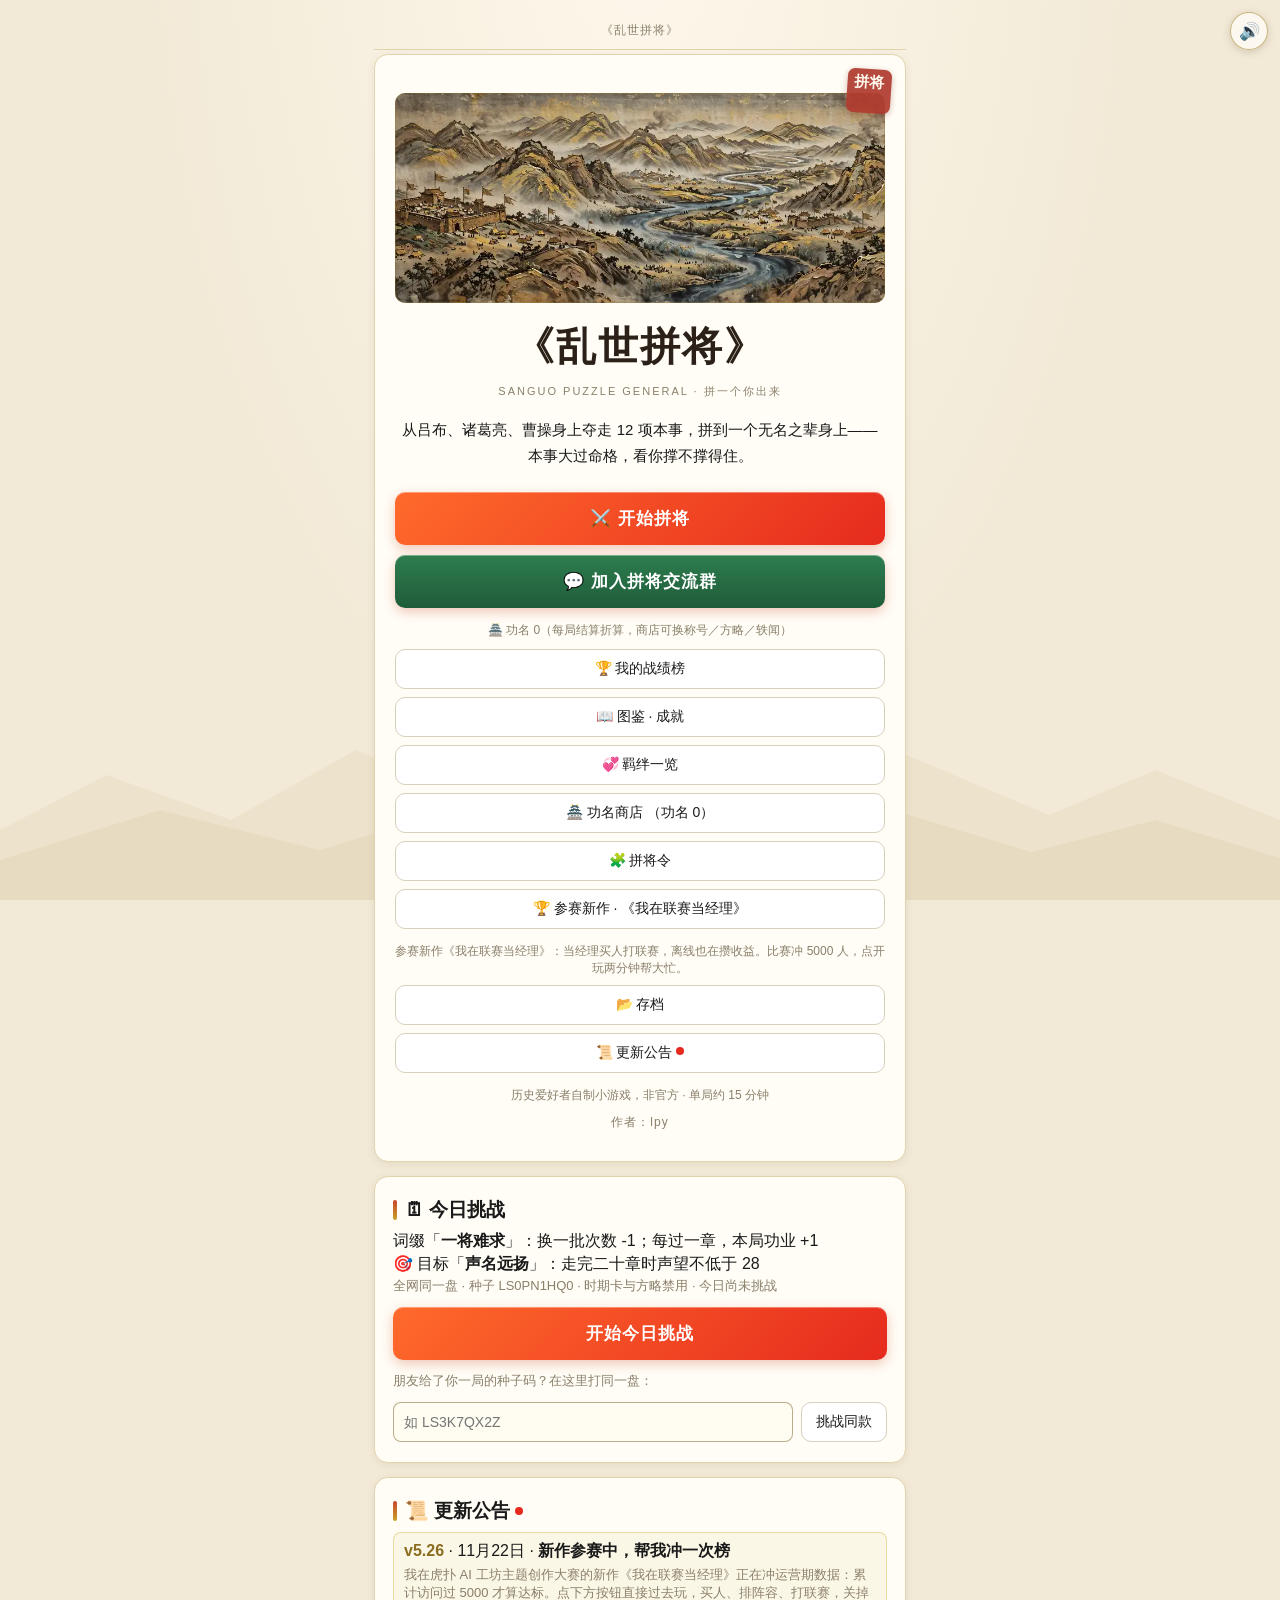
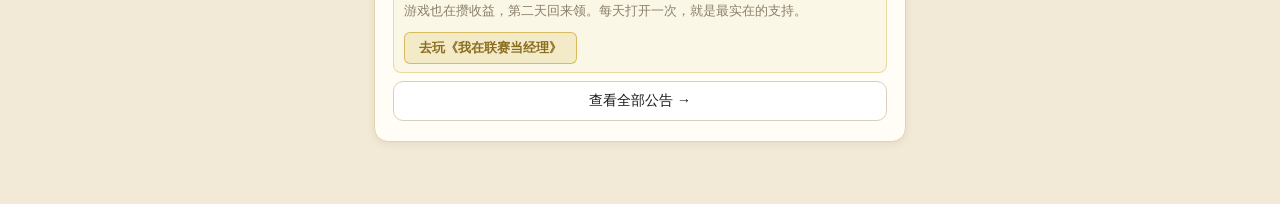
<file: index.html>
<!DOCTYPE html>
<html lang="zh-CN">
<head>
<script type="application/json" id="colorbox-skill-usage">
{
  "skills": [
    "colorbox-auth-get-user-info",
    "colorbox-cloud-save-get-value",
    "colorbox-cloud-save-set-value",
    "colorbox-fullscreen-safe-top",
    "colorbox-oss-upload-file",
    "colorbox-request",
    "colorbox-request-bbs-open-post-editor",
    "colorbox-result-poster-posting",
    "colorbox-vatask-complete-reward-video",
    "colorbox-vatask-get-activity-task-state"
  ]
}
</script>
<meta charset="UTF-8">
<meta name="viewport" content="width=device-width, initial-scale=1">
<title>《乱世拼将》· 三国版</title>
<style>
/* 《乱世拼将》· 三国版 —— style.css（色值依任务书 §1 锁死） */
* { box-sizing: border-box; margin: 0; padding: 0; }
body { background: #F7F1E5; color: #1A1A1A; font-family: -apple-system, "PingFang SC", "Microsoft YaHei", sans-serif; }
.wrap { max-width: 560px; margin: 0 auto; padding: 16px 14px 48px; }
.hidden { display: none !important; }
.progress { text-align: center; font-size: 12px; color: #8a7f6a; padding: 6px 0 12px; letter-spacing: 1px; }
.card { background: #FFFFFF; border-radius: 14px; padding: 20px 18px; margin-bottom: 14px; box-shadow: 0 2px 10px rgba(26,26,26,.06); }
h2 { font-size: 19px; margin-bottom: 8px; }
h3 { font-size: 15px; margin-bottom: 8px; }
.hint { font-size: 13px; color: #8a7f6a; margin-bottom: 12px; }
.btn-primary { background: linear-gradient(135deg,#FF6A2B,#E62B1E); color: #fff; border: none; border-radius: 10px; padding: 12px 18px; font-size: 15px; font-weight: 700; cursor: pointer; width: 100%; }
.btn-primary:disabled { opacity: .4; cursor: not-allowed; }
.btn-big { padding: 15px 18px; font-size: 17px; }
.btn-ghost { background: #fff; color: #1A1A1A; border: 1.5px solid #d8cfbc; border-radius: 10px; padding: 10px 14px; font-size: 14px; cursor: pointer; }
.btn-ghost:disabled { opacity: .4; cursor: not-allowed; }
.btn-ghost.on { border-color: #E62B1E; color: #E62B1E; background: #fff5ef; font-weight: 700; }

/* 首页 */
.hero { text-align: center; padding: 38px 20px 30px; }
.hero-title { font-size: 34px; font-weight: 900; letter-spacing: 2px; }
.hero-sub { font-size: 11px; color: #8a7f6a; letter-spacing: 2px; margin: 10px 0 18px; }
.hero-tag { font-size: 15px; line-height: 1.7; margin-bottom: 24px; }
.hero-note { font-size: 12px; color: #8a7f6a; margin-top: 14px; }
.byline { text-align: center; font-size: 12px; color: #8a7f6a; letter-spacing: 1px; margin-top: 10px; }

/* 设定卡片 */
.card-list { display: flex; flex-direction: column; gap: 10px; }
.pick-card { text-align: left; background: #fdfaf3; border: 2px solid #e7ddc8; border-radius: 12px; padding: 13px 14px; cursor: pointer; width: 100%; }
.pick-card.active { border-color: #E62B1E; background: #fff5ef; }
.pick-name { font-size: 16px; font-weight: 800; }
.pick-desc { font-size: 13px; color: #6d6350; margin-top: 3px; line-height: 1.5; }
/* v5.13 属性柱状图：路线卡两列迷你条（前三高描金）＋属性格/按钮底部细条 */
.abar-grid { display: grid; grid-template-columns: 1fr 1fr; gap: 3px 14px; margin-top: 7px; text-align: left; }
.abar { display: flex; align-items: center; gap: 5px; font-size: 11px; color: #6b5836; }
.abar i { font-style: normal; width: 24px; flex: none; }
.abar em { flex: 1; height: 5px; background: rgba(120,90,40,.16); border-radius: 3px; overflow: hidden; }
.abar em b { display: block; height: 100%; background: #a8842f; border-radius: 3px; }
.abar.top i, .abar.top span { color: #8a6d1f; font-weight: 700; }
.abar.top em b { background: linear-gradient(90deg, #e3b341, #b8860b); }
.abar span { width: 20px; text-align: right; font-variant-numeric: tabular-nums; }
.abar-line { display: block; height: 4px; margin-top: 5px; background: rgba(120,90,40,.16); border-radius: 2px; overflow: hidden; }
.abar-line b { display: block; height: 100%; background: linear-gradient(90deg, #c39a3b, #a8842f); border-radius: 2px; }
/* v5.13 事件专属配图位 */
/* 性能修复 2026-11-06：图鉴人物格屏外跳过布局/绘制 */
.gal-cell { content-visibility: auto; contain-intrinsic-size: auto 94px; }
.ev-art { height: 150px; border-radius: 10px; background-size: cover; background-position: center; margin-bottom: 12px; box-shadow: inset 0 0 0 1px rgba(120,90,40,.25); }
/* v5.13 声音开关 */
.sound-btn { position: fixed; top: max(12px, env(safe-area-inset-top)); right: 12px; z-index: 90; width: 38px; height: 38px; border-radius: 50%; border: 1px solid rgba(160,124,32,.55); background: rgba(253,250,243,.9); font-size: 17px; line-height: 1; cursor: pointer; box-shadow: 0 2px 8px rgba(60,40,10,.18); }
#btn-to-draft { margin-top: 2px; }

/* 夺技 */
.draft-head { display: flex; justify-content: space-between; align-items: baseline; }
.draft-count { font-size: 13px; color: #8a7f6a; }
.faction-name { font-size: 15px; font-weight: 700; margin: 8px 0 10px; }
.people-grid { display: grid; grid-template-columns: 1fr 1fr; gap: 10px; }
.person-card { position: relative; text-align: left; background: #fdfaf3; border: 2px solid #e7ddc8; border-radius: 12px; padding: 12px; cursor: pointer; }
/* v5.14 时期卡（巅峰形态） */
.peak-ribbon { position: absolute; top: 6px; right: 6px; z-index: 2; background: linear-gradient(135deg, #C9A227, #a87f14); color: #fff; font-size: 11px; font-weight: 700; padding: 2px 8px; border-radius: 8px; letter-spacing: 1px; }
.bond-badges { margin-top: 5px; display: flex; flex-wrap: wrap; gap: 4px; }
.bond-badge { font-size: 11px; font-weight: 700; color: #b3352c; background: #fdf3e3; border: 1px solid #e3c98f; border-radius: 8px; padding: 1px 7px; }
.bond-badge.on { color: #2e7d4f; border-color: #9fc7ab; background: #eef7f0; }
.bond-strip { display: flex; flex-wrap: wrap; gap: 6px; margin-top: 10px; }
.bond-chip { font-size: 14px; font-weight: 700; line-height: 1.55; color: #8f2a1e; background: #fff3d6; border: 1.5px solid #b3352c; border-radius: 10px; padding: 4px 11px; }
.bond-chip .bond-sub { display: block; font-size: 11.5px; font-weight: 600; line-height: 1.5; opacity: .88; }
.bond-chip.on { color: #fff; background: #2e7d4f; border-color: #2e7d4f; }
.bond-chip.fx { color: #7a5b12; background: #fdf3e3; border-color: #c9a227; }
.bond-bar { display: flex; flex-direction: column; gap: 8px; margin-top: 10px; }
.bond-card { border: 1px solid #e3d3ac; background: #fffdf6; border-radius: 10px; padding: 10px 12px; margin-bottom: 8px; }
.peak-box { margin: 0 0 10px; padding: 10px 12px; border: 1.5px dashed #C9A227; border-radius: 10px; background: #fffbe8; text-align: left; }
.peak-box .peak-info { font-size: 13px; line-height: 1.55; color: #7a5b12; margin-bottom: 8px; }
.peak-box.on { border-style: solid; background: linear-gradient(135deg, #fff3c4, #ffe9a8); }
.peak-box .peak-on { font-size: 13.5px; font-weight: 700; color: #8a6410; }
.tier-peak { filter: drop-shadow(0 0 7px rgba(201, 162, 39, .9)); }
.person-card.active { border-color: #E62B1E; background: #fff5ef; }
.person-card.tier-top { border-color: #C9A227; background: #fffbe8; }
.person-name { font-size: 17px; font-weight: 800; }
.person-meta { font-size: 12px; color: #6d6350; margin-top: 2px; }
.attr-grid { display: grid; grid-template-columns: repeat(4, 1fr); gap: 8px; margin-top: 12px; }
.attr-btn { background: #fdfaf3; border: 1.5px solid #e7ddc8; border-radius: 10px; padding: 9px 4px; cursor: pointer; text-align: center; }
.attr-btn:disabled { opacity: .35; cursor: not-allowed; }
.attr-btn .a-name { font-size: 12px; color: #6d6350; }
.attr-btn .a-val { font-size: 18px; font-weight: 800; }
.attr-btn .a-val.warn { color: #E62B1E; }
.mine-panel { margin: 10px 0 14px; background: #fdfaf3; border: 1.5px dashed #d8cfbc; border-radius: 12px; padding: 12px; }
.mine-title { font-size: 13px; font-weight: 700; color: #6d6350; }
.mine-panel .attr-grid { margin-top: 8px; }
.attr-cell.empty { opacity: .45; }
.draft-foot { margin-top: 14px; }
.locked-line { margin-top: 12px; font-size: 12.5px; color: #6d6350; line-height: 1.8; }

/* 揭幕 */
.unveil-title { font-size: 28px; font-weight: 900; text-align: center; margin: 8px 0 4px; }
.unveil-lines { text-align: center; font-size: 14px; color: #6d6350; line-height: 1.9; margin-bottom: 8px; }
.unveil-lines b { color: #E62B1E; }
.attr-cell { background: #fdfaf3; border: 1.5px solid #e7ddc8; border-radius: 10px; padding: 9px 4px; text-align: center; }
.attr-cell .a-name { font-size: 12px; color: #6d6350; }
.attr-cell .a-val { font-size: 18px; font-weight: 800; }
#btn-to-chapters { margin-top: 16px; }

/* 章节 */
.resbar { display: flex; gap: 8px; flex-wrap: wrap; margin-bottom: 12px; }
.resbar .res { background: #fff; border-radius: 999px; padding: 6px 12px; font-size: 13px; font-weight: 700; box-shadow: 0 1px 4px rgba(26,26,26,.06); }
.resbar .res.warn { color: #E62B1E; }
.ch-head { display: flex; align-items: baseline; gap: 10px; }
.ch-head span { font-size: 13px; color: #8a7f6a; }
.ch-brief { font-size: 15px; line-height: 1.7; margin: 8px 0 14px; }
.ch-brief .deduct { display: block; font-size: 12.5px; color: #8a7f6a; margin-top: 6px; }
.opt-list { display: flex; flex-direction: column; gap: 10px; }
.opt-btn { text-align: left; background: #fdfaf3; border: 2px solid #e7ddc8; border-radius: 12px; padding: 13px 14px; cursor: pointer; font-size: 15px; width: 100%; }
.opt-btn:hover { border-color: #FF6A2B; }
.opt-btn .opt-sub { display: block; font-size: 12.5px; color: #8a7f6a; margin-top: 4px; }
.ch-result { margin-top: 6px; font-size: 15px; line-height: 1.7; }
.ch-result .r-head { font-weight: 800; margin-bottom: 6px; }
.ch-result .r-bio { color: #4c4433; }
.ch-result .r-after { font-size: 13px; color: #8a7f6a; margin: 8px 0 12px; }
.biog-list p { font-size: 13.5px; line-height: 1.75; color: #4c4433; margin-bottom: 4px; }
.biog-list p b { color: #1A1A1A; }

/* 结局 */
.ending-card { text-align: center; padding: 30px 20px; }
.ending-name { font-size: 30px; font-weight: 900; }
.ending-quote { font-size: 15px; color: #6d6350; margin: 10px 0 4px; }
.ending-stats { font-size: 14px; line-height: 2; color: #4c4433; margin: 10px 0; }
.ending-report { font-size:13px; line-height:1.8; background:rgba(90,60,20,.07); border:1px solid rgba(90,60,20,.18); border-radius:8px; padding:8px 12px; }
  .ending-report .rp-title { font-weight:900; margin-bottom:2px; }
  .ending-report .rp-row { display:flex; justify-content:space-between; gap:8px; }
  .ending-report .rp-hint { opacity:.65; font-size:12px; }
  .ending-score { font-size: 21px; font-weight: 900; color: #E62B1E; margin-bottom: 18px; }

/* 海报 */
.poster { padding: 26px 20px; }
.poster-head { font-size: 20px; font-weight: 900; text-align: center; letter-spacing: 1px; }
.poster-sub { text-align: center; font-size: 13px; color: #6d6350; margin: 10px 0 16px; line-height: 1.8; }
.poster-body p { font-size: 14.5px; line-height: 1.85; margin-bottom: 7px; }
.poster-ending { font-size: 16px; font-weight: 800; margin-top: 14px; }
.poster-score { font-size: 19px; font-weight: 900; color: #E62B1E; margin-top: 6px; }
.poster-share { font-size: 12.5px; color: #8a7f6a; background: #fdfaf3; border-radius: 10px; padding: 10px 12px; margin-top: 16px; line-height: 1.7; }
.poster-actions { display: flex; gap: 10px; margin-top: 14px; }
.poster-actions .btn-primary { flex: 1.4; }
.poster-actions .btn-ghost { flex: 1; }
.copied { text-align: center; font-size: 13px; color: #E62B1E; margin-top: 10px; }

/* v2：评级与战报分段 */
.grade { display: inline-block; font-size: 10px; font-weight: 800; color: #E62B1E; background: #fff0e8; border-radius: 5px; padding: 1px 5px; margin-left: 4px; vertical-align: 2px; }
.a-grade { font-size: 10.5px; font-weight: 800; color: #E62B1E; }
.person-top { font-size: 12px; color: #4c4433; margin-top: 5px; line-height: 1.6; }
.opt-preview { display: block; font-size: 12px; color: #4c4433; margin-top: 4px; }
.ch-checks { display: block; font-size: 12.5px; color: #6d6350; margin-top: 6px; }
.reveal { opacity: 0; transform: translateY(4px); transition: opacity .35s ease, transform .35s ease; }
.reveal.on { opacity: 1; transform: none; }

/* 事件弹窗 */
/* v5.15 加载页 / 更新公告 / 存档页 */
#loading { position: fixed; inset: 0; z-index: 300; background: linear-gradient(180deg, #f3ead3, #e9dcbc); display: flex; align-items: center; justify-content: center; transition: opacity .35s ease; }
#loading.done { opacity: 0; pointer-events: none; }
.load-box { text-align: center; padding: 20px; max-width: 420px; width: 100%; }
.load-title { font-size: 44px; font-weight: 900; letter-spacing: 4px; color: #2b2118; }
.load-sub { color: #8a6d1f; letter-spacing: 3px; font-size: 12px; margin: 8px 0 26px; }
.load-bar { height: 8px; border-radius: 99px; background: rgba(120,96,40,.25); overflow: hidden; }
.load-bar b { display: block; height: 100%; width: 0%; border-radius: 99px; background: linear-gradient(90deg, #C9A227, #E62B1E); transition: width .18s ease; }
.load-pct { margin-top: 10px; color: #6d5518; font-size: 13px; }
.load-tip { margin-top: 22px; color: #977f4e; font-size: 12.5px; }
#loading .load-box { position: relative; }
.load-frame { position: relative; background: rgba(253,248,232,.93); border: 1.5px solid #C9A227; outline: 1px solid rgba(201,162,39,.45); outline-offset: 4px; border-radius: 8px; padding: 30px 22px 22px; box-shadow: 0 12px 44px rgba(60,40,10,.28); }
.arch-bg { height: 120px; aspect-ratio: auto; margin-bottom: 12px; }
/* v5.16 视觉焕新：书法标题字体＋加载主视觉＋纸纹（哲学：宣纸为底、水墨为境、金石为饰） */
:root { --hero-art: url("assets/80ea240f83.webp"); }
@font-face { font-family: 'LSBrush'; src: url("assets/8ad3e9555f.woff2") format('woff2'); font-display: swap; }
.load-title, .hero-title, #ch-name, .ending-name { font-family: 'LSBrush', 'Noto Serif SC', 'Songti SC', serif; }
.load-title { font-size: 50px; letter-spacing: 1px; }
.load-art { position: absolute; inset: 0; background-image: var(--hero-art); background-size: cover; background-position: center; }
#loading { flex-direction: column; justify-content: flex-start; padding-top: 9vh; }
.key-strip { height: 118px; border-radius: 12px; margin-bottom: 12px; background-image: var(--hero-art); background-size: cover; background-position: center 74%; box-shadow: inset 0 0 0 1px rgba(146,116,48,.4); }
.card { background-image: repeating-linear-gradient(0deg, rgba(120,96,40,.028) 0 2px, transparent 2px 8px); }
/* v5.17 性能：图鉴离屏区块跳过布局/绘制（不改外观） */
#gal-people > *, #gal-endings > * { content-visibility: auto; contain-intrinsic-size: auto 120px; }
.ndot { display: inline-block; width: 8px; height: 8px; border-radius: 50%; background: #E62B1E; vertical-align: 2px; }
.notice-item { background: rgba(201,162,39,.07); border: 1px solid rgba(201,162,39,.35); border-radius: 8px; padding: 8px 10px; margin-bottom: 8px; }
.notice-item:last-child { margin-bottom: 0; }
.notice-v { font-weight: 800; color: #8a6d1f; }
.notice-link-btn { background: rgba(201,162,39,.15); border: 1px solid rgba(201,162,39,.65); color: #8a6d1f; border-radius: 6px; padding: 6px 14px; font-weight: 700; cursor: pointer; }
.modal { position: fixed; inset: 0; background: rgba(26,26,26,.45); display: flex; align-items: center; justify-content: center; padding: 18px; z-index: 50; }
.modal-inner { background: #fff; border-radius: 16px; padding: 22px 18px; max-width: 520px; width: 100%; max-height: 86vh; overflow-y: auto; }
.modal-title { font-size: 20px; font-weight: 900; margin-bottom: 8px; }
.ev-story { font-size: 14.5px; line-height: 1.75; }
.ev-focus { font-size: 13px; color: #8a7f6a; margin: 8px 0 14px; }
.ev-result { font-size: 14.5px; line-height: 1.75; white-space: pre-line; }
#btn-ev-close { margin-top: 14px; }

/* ---------- v4 视觉：头像精灵图 + 宣纸水墨 ---------- */
.avatar { display: block; width: 62%; aspect-ratio: 3 / 4; border-radius: 8px; margin: 0 auto 8px;
  background-image: url("assets/0d21869c95.webp");
  background-size: 700% 300%; background-repeat: no-repeat; background-color: #e9dfc9;
  box-shadow: inset 0 0 0 1px rgba(146, 116, 48, .45); }
/* E1 图鉴懒挂：未进视口的格先不引用精灵图（不触发整图解码），进视口由观察器摘除 data-lazy-pos 挂图 */
.avatar[data-lazy-pos] { display: block; width: 62%; aspect-ratio: 3 / 4; border-radius: 8px; margin: 0 auto 8px;
  
  background-repeat: no-repeat; background-color: #e9dfc9;
  box-shadow: inset 0 0 0 1px rgba(146, 116, 48, .45); }
.avatar.b2 { background-image: url("assets/fab8411f29.webp"); background-size: 900% 800%; }
.avatar.med { width: 60px; margin: 0 auto 10px; }
.people-grid { align-items: start; }
body { background: #F7F1E5 radial-gradient(ellipse at 50% -10%, #fdf8ec 0%, rgba(253,248,236,0) 55%); }
.hero-title, h2, .ch-head h2, .person-name, .pick-name { font-family: "Noto Serif SC", "Songti SC", "STSong", "SimSun", serif; }
.card { border: 1px solid #eadfc6; }
.ch-art { width: 100%; aspect-ratio: 16 / 9; border-radius: 10px; margin-bottom: 12px;
  background-size: cover; background-position: center; background-color: #e9dfc9;
  box-shadow: inset 0 0 0 1px rgba(146, 116, 48, .35); }

/* ---------- v4.1 视觉优化：山水之间 ---------- */
body { background-color: #f2ead7; background-image: radial-gradient(ellipse at 50% -10%, #fdf8ec 0%, rgba(253,248,236,0) 55%); background-repeat: no-repeat; background-position: top center; background-size: 100% 60%; }
body::after { content: ''; position: fixed; left: 0; right: 0; bottom: 0; height: 220px; z-index: -1; pointer-events: none; background: url("data:image/svg+xml,%3Csvg xmlns='http://www.w3.org/2000/svg' width='1440' height='220' viewBox='0 0 1440 220' preserveAspectRatio='none'%3E%3Cpath d='M0 220 L0 150 L120 95 L260 140 L400 70 L560 130 L700 60 L860 125 L1020 75 L1180 135 L1300 90 L1440 140 L1440 220 Z' fill='%23d9c9a3' fill-opacity='0.20'/%3E%3Cpath d='M0 220 L0 180 L180 130 L360 170 L560 115 L760 168 L960 118 L1160 172 L1300 140 L1440 178 L1440 220 Z' fill='%23c9b384' fill-opacity='0.16'/%3E%3C/svg%3E") no-repeat bottom center / 100% 220px; }
.card { background: #fffdf6; border: 1px solid #e3d3ac; box-shadow: 0 2px 9px rgba(90, 70, 30, .09); } /* v5.17：阴影模糊半径减半，降绘制成本 */
.hero { position: relative; overflow: hidden; }
.hero-art { width: 100%; aspect-ratio: 21 / 9; border-radius: 10px; margin-bottom: 16px;
  background-image: url("assets/931743a803.webp"); background-size: cover; background-position: center;
  box-shadow: inset 0 0 0 1px rgba(146, 116, 48, .40); }
.seal { position: absolute; top: 14px; right: 14px; width: 44px; height: 44px; padding: 5px;
  background: #b03a2e; color: #fff8ec; font-family: "Noto Serif SC", "Songti SC", serif; font-weight: 900;
  font-size: 15px; line-height: 1.15; text-align: center; border-radius: 7px; transform: rotate(4deg);
  box-shadow: 0 2px 6px rgba(120, 40, 25, .35); opacity: .92; z-index: 2; }
.hero-title { font-size: 40px; color: #2b2118; }
h2 { position: relative; padding-left: 12px; }
h2::before { content: ''; position: absolute; left: 0; top: 3px; bottom: 3px; width: 4px; border-radius: 2px; background: linear-gradient(#c8452c, #C9A227); }
.btn-primary { letter-spacing: 1px; box-shadow: 0 4px 12px rgba(200, 60, 30, .28), inset 0 1px 0 rgba(255,255,255,.35); }
.btn-primary:active { transform: translateY(1px); }
.opt-btn, .person-card, .pick-card { transition: transform .12s ease, box-shadow .12s ease, border-color .12s ease; }
.opt-btn:hover, .person-card:hover, .pick-card:hover { transform: translateY(-1px); box-shadow: 0 5px 14px rgba(90, 70, 30, .13); }
.person-card.tier-top { background: linear-gradient(160deg, #fffbe8, #fdf3d0); }
.resbar .res { border: 1px solid #e7ddc8; background: #fffdf6; }
#screen-chapter .card:first-of-type { position: relative; overflow: hidden; }
#screen-chapter .card:first-of-type::after { content: '戰'; position: absolute; right: -14px; bottom: -38px;
  font-family: "Noto Serif SC", "Songti SC", serif; font-weight: 900; font-size: 170px; line-height: 1;
  color: rgba(146, 116, 48, .055); pointer-events: none; }
.poster { border: 1.5px solid #C9A227; outline: 1px solid rgba(201, 162, 39, .45); outline-offset: -7px; background: #fffdf4; }
.ending-name { font-family: "Noto Serif SC", "Songti SC", serif; color: #8f2d22; letter-spacing: 2px; }
.progress { border-bottom: 1px solid #e3d3ac; padding-bottom: 10px; margin-bottom: 4px; }
.ch-art { box-shadow: inset 0 0 0 1px rgba(146, 116, 48, .40), 0 3px 10px rgba(90, 70, 30, .12); }

/* ===== v5.1 稀有度视觉（炉石式分级：S 金色传说 / A 紫史诗 / B 蓝稀有 / C 普通 / D 黯淡） ===== */
.person-card { position: relative; overflow: hidden; }
.person-card.tier-s { border-color: #d9a514; background: linear-gradient(165deg, #fffdf4, #fbeec3 55%, #f6dd8e); box-shadow: 0 0 0 2px rgba(217,165,20,.5), 0 12px 28px rgba(190,140,20,.35); animation: tierReveal .55s ease both; }
.person-card.tier-s .avatar { box-shadow: 0 0 0 3px #d9a514, 0 0 20px rgba(217,165,20,.6); filter: saturate(1.15); }
.person-card.tier-s::before { content: '传说'; position: absolute; top: 8px; right: 8px; z-index: 2; font-size: 10px; font-weight: 800; letter-spacing: 3px; color: #fff8e1; background: linear-gradient(135deg, #eec44a, #c8891b); padding: 2px 7px 2px 10px; border-radius: 99px; box-shadow: 0 2px 8px rgba(190,140,20,.5); }
.person-card.tier-s::after { content: ''; position: absolute; inset: 0; pointer-events: none; background: linear-gradient(115deg, transparent 32%, rgba(255,255,255,.55) 49%, transparent 64%); background-size: 260% 100%; animation: tierShine 1.5s ease-out .35s 1 both; }
.person-card.tier-a { border-color: #8e6cc8; background: linear-gradient(165deg, #fdfaff, #eee5fb); box-shadow: 0 0 0 1px rgba(142,108,200,.4), 0 9px 22px rgba(110,80,180,.2); }
.person-card.tier-a .avatar { box-shadow: 0 0 0 2px #8e6cc8, 0 0 12px rgba(142,108,200,.4); filter: saturate(1.06); }
.person-card.tier-a::before { content: '史诗'; position: absolute; top: 8px; right: 8px; z-index: 2; font-size: 10px; font-weight: 800; letter-spacing: 3px; color: #f6f0ff; background: linear-gradient(135deg, #a582dd, #7757b8); padding: 2px 7px 2px 10px; border-radius: 99px; }
.person-card.tier-b { border-color: #7d9fc4; background: linear-gradient(165deg, #fbfdff, #e7f0fa); }
.person-card.tier-b .avatar { box-shadow: 0 0 0 2px rgba(125,159,196,.75); }
.person-card.tier-d { border-color: #ddd6c6; background: #f4f0e6; }
.person-card.tier-d .avatar { filter: saturate(.7) brightness(.98); }
.person-card.tier-d .person-meta, .person-card.tier-d .person-top { opacity: .78; }
.tier-s .avatar.med { box-shadow: 0 0 0 3px #d9a514, 0 0 20px rgba(217,165,20,.6); }
.tier-a .avatar.med { box-shadow: 0 0 0 2px #8e6cc8, 0 0 12px rgba(142,108,200,.4); }
@keyframes tierReveal { 0% { transform: scale(.93); } 55% { transform: scale(1.025); } 100% { transform: scale(1); } }
@keyframes tierShine { 0% { background-position: 130% 0; } 45% { background-position: -130% 0; } 100% { background-position: -130% 0; } }
@font-face{font-family:'PosterBrush';src:url(assets/e9fd45bf65.woff2) format('woff2');font-weight:400;font-display:swap;}
</style>
<style>
/* v5.19 */
#seed-input, #save-code { padding:10px; border:1px solid rgba(120,96,40,.5); border-radius:8px; background:rgba(255,252,240,.92); font-size:14px; box-sizing:border-box; color:#2e2a26; }
#poster-canvas.frame-bronze { border:4px solid #b08d3e; box-shadow:0 0 0 3px rgba(176,141,62,.35); }
#poster-canvas.frame-ink { border:4px solid #2e2a26; box-shadow:0 0 0 3px rgba(46,42,38,.3); }
</style>
<style>
.lb-tab.active { border-color:#c9a227 !important; color:#8a6d1f !important; font-weight:700; background:#fff8e1; }
.lb-row { display:flex; align-items:center; gap:8px; padding:7px 4px; border-bottom:1px dashed #e7ddc8; }
.lb-row img { width:30px; height:30px; border-radius:50%; object-fit:cover; background:#e9dfc9; flex:none; }
.lb-rank { width:32px; text-align:center; font-weight:800; flex:none; }
.lb-row.me { background:#fff8e1; border-radius:8px; }
.lb-name { font-weight:700; overflow:hidden; text-overflow:ellipsis; white-space:nowrap; }
.lb-tab { white-space:nowrap; font-size:13.5px; padding-left:2px; padding-right:2px; flex:1 1 30%; min-width:0; box-sizing:border-box; }
.lb-row.top1 { background:#fdf0c0; border-radius:8px; }
.lb-row.top2 { background:#eef0f2; border-radius:8px; }
.lb-row.top3 { background:#fbe3c5; border-radius:8px; }
.lb-sub { font-size:12px; color:#8a7f6a; overflow:hidden; text-overflow:ellipsis; white-space:nowrap; }
/* 拼将令 */
#poster-canvas.frame-series { border:4px double #b03a2e; box-shadow:0 0 0 3px rgba(201,162,39,.6), 0 0 0 7px rgba(176,58,46,.4); }
.series-grid { display:grid; grid-template-columns:1fr 1fr 1fr; gap:8px; margin:10px 0; }
.series-cell { border:1px solid #e7ddc8; border-radius:10px; padding:9px 4px; text-align:center; background:#fffdf6; }
.series-cell.lit { border-color:#c9a227; background:#fff8e1; }
.series-cell .sg-name { font-weight:700; font-size:14px; }
.series-cell .sg-st { font-size:12px; color:#8a7f6a; margin-top:3px; }
.series-cell.lit .sg-st { color:#8a6d1f; font-weight:700; }
.series-tier { display:flex; align-items:center; gap:8px; padding:8px 2px; border-bottom:1px dashed #e7ddc8; }
.series-tier .st-info { flex:1; min-width:0; }
.series-tier .st-name { font-weight:700; font-size:14px; }
.series-tier .st-cond { font-size:12px; color:#8a7f6a; }
#liezhuan-modal .modal-title { font-family: 'LSBrush', 'Noto Serif SC', 'Songti SC', serif; }
.liezhuan-lead { font-family: "Noto Serif SC", "Songti SC", "STSong", "SimSun", serif; font-size:13px; line-height:1.9; color:#6b5d43; border-bottom:1px dashed #e7ddc8; padding-bottom:10px; margin:4px 0 6px; }
.liezhuan-body p { font-family: "Noto Serif SC", "Songti SC", "STSong", "SimSun", serif; font-size:15px; line-height:2; margin:10px 0; text-align:justify; }
.liezhuan-body p.lz-end { text-align:right; }
.series-claim { flex:none; padding:7px 14px; }
.series-claim[disabled] { opacity:.55; }
</style>
</head>
<body>
<div id="loading"><div class="load-art"></div><div class="load-box"><div class="load-frame">
  <span class="seal">拼将</span>
  <div class="load-title">乱世拼将</div>
  <div class="load-sub">SANGUO PUZZLE GENERAL</div>
  <div class="load-bar"><b id="load-fill"></b></div>
  <div class="load-pct" id="load-pct">加载中 0%</div>
  <div class="load-tip">拼一个你出来 · 点击任意处跳过</div>
</div></div></div>
<div class="wrap">
  <div class="progress" id="progress">《乱世拼将》</div>
  <!-- 性能预热：首页停留时先解码两张头像精灵图，进夺技首批不再卡顿（2px 透明，不可见） -->
  <div aria-hidden="true" style="position:absolute;left:0;bottom:0;width:2px;height:2px;opacity:0;overflow:hidden;pointer-events:none;"><div class="avatar"></div><div class="avatar b2"></div></div>

  <!-- 首页 -->
  <section id="screen-home" class="screen">
    <div class="card hero">
      <div class="hero-art"></div>
      <span class="seal">拼将</span>
      <h1 class="hero-title">《乱世拼将》</h1>
      <div class="hero-sub">SANGUO PUZZLE GENERAL · 拼一个你出来</div>
      <p class="hero-tag">从吕布、诸葛亮、曹操身上夺走 12 项本事，拼到一个无名之辈身上——本事大过命格，看你撑不撑得住。</p>
      <button class="btn-primary btn-big" id="btn-start">⚔️ 开始拼将</button>
      <button class="btn-primary btn-big hidden" id="btn-continue" style="margin-top:10px;background:linear-gradient(180deg,#8a6d1f,#6d5518);">▶ 继续上局</button>
      <button class="btn-primary btn-big" id="btn-group" style="margin-top:10px;background:linear-gradient(180deg,#2e7d4f,#1f5c39);">💬 加入拼将交流群</button>
      <div class="hero-note hidden" id="save-info"></div>
      <div class="hero-note" id="merit-chip"></div>
      <button class="btn-ghost" id="btn-records" style="width:100%;margin-top:10px;">🏆 我的战绩榜</button>
      <button class="btn-ghost" id="btn-gallery" style="width:100%;margin-top:8px;">📖 图鉴 · 成就</button>
      <button class="btn-ghost" id="btn-bonds" style="width:100%;margin-top:8px;">💞 羁绊一览 <span id="bonds-seen-count"></span></button>
      <button class="btn-ghost" id="btn-shop" style="width:100%;margin-top:8px;">🏯 功名商店 <span id="shop-bal"></span></button>
      <button class="btn-ghost" id="btn-series" style="width:100%;margin-top:8px;">🧩 拼将令 <span id="series-chip"></span></button>
      <button class="btn-ghost" id="btn-league" style="width:100%;margin-top:8px;">🏆 参赛新作 · 《我在联赛当经理》</button>
      <div class="hero-note" id="league-note">参赛新作《我在联赛当经理》：当经理买人打联赛，离线也在攒收益。比赛冲 5000 人，点开玩两分钟帮大忙。</div>
      <button class="btn-ghost" id="btn-archive" style="width:100%;margin-top:8px;">📂 存档</button>
      <button class="btn-ghost" id="btn-notice" style="width:100%;margin-top:8px;">📜 更新公告 <span class="ndot hidden" id="notice-dot"></span></button>
      <div class="hero-note">历史爱好者自制小游戏，非官方 · 单局约 15 分钟</div>
      <div class="byline">作者：lpy</div>
    </div>
    <div class="card" id="daily-card">
      <h2>🗓 今日挑战</h2>
      <div id="daily-info"></div>
      <button class="btn-primary btn-big" id="btn-daily" style="margin-top:10px;">开始今日挑战</button>
      <div class="hint" style="margin-top:12px;">朋友给了你一局的种子码？在这里打同一盘：</div>
      <div style="display:flex;gap:8px;margin-top:6px;">
        <input id="seed-input" type="text" placeholder="如 LS3K7QX2Z" style="flex:1;">
        <button class="btn-ghost" id="btn-seed-go">挑战同款</button>
      </div>
    </div>
    <div class="card">
      <h2>📜 更新公告 <span class="ndot hidden" id="notice-dot2"></span></h2>
      <div id="notice-board"></div>
      <button class="btn-ghost" id="btn-notice-all" style="width:100%;margin-top:8px;">查看全部公告 →</button>
    </div>
  </section>

  <!-- 设定：路线 + 出身 -->
  <section id="screen-setup" class="screen hidden">
    <div class="card">
      <h2>一、选你的路线</h2>
      <p class="hint">路线决定夺技时的衰减与霸业值权重。</p>
      <div id="route-list" class="card-list"></div>
    </div>
    <div class="card">
      <h2>二、选你的出身</h2>
      <p class="hint">出身给你初始修正与二级数值起点。</p>
      <div id="origin-list" class="card-list"></div>
    </div>
    <div class="card hidden" id="setup-banner" style="margin-bottom:12px;line-height:1.7;"></div>
    <div class="card">
      <h2>三、开局方略</h2>
      <p class="hint">有得有失的开局风格，每局至多选一种，在功名商店解锁。每日挑战与同款局禁用。</p>
      <div id="scheme-list" class="card-list"></div>
    </div>
    <button class="btn-primary btn-big" id="btn-to-draft" disabled>开始夺技 →</button>
  </section>

  <!-- 夺技 -->
  <section id="screen-draft" class="screen hidden">
    <div class="key-strip"></div>
    <div class="card">
      <div class="draft-head">
        <h2 id="draft-title">夺技</h2>
        <div class="draft-count" id="draft-count">已夺 0 / 12</div>
      </div>
      <div id="draft-mine" class="mine-panel"></div>
      <div id="draft-bonds" class="bond-strip" style="display:none;"></div>
      <div id="draft-stage"></div>
      <div class="draft-foot">
        <button class="btn-ghost" id="btn-swap">🔀 换一批（剩 3 次）</button>
        <button class="btn-ghost hidden" id="btn-ad-swap">📺 看广告换一批（不限次）</button>
        <button class="btn-ghost hidden" id="btn-ad-directed">📺 定向招募（看广告，自选势力）</button>
        <button class="btn-ghost hidden" id="btn-directed-use">🎯 定向招募已就绪（点此选势力）</button>
        <button class="btn-ghost hidden" id="btn-ad-tianming">📺 天命临身（看广告，本批贵人云集）</button>
      </div>
      <div class="copied hidden" id="ad-toast">定向招募已就绪</div>
      <div id="bond-bar" class="bond-bar"></div>
      <div id="draft-locked" class="locked-line"></div>
    </div>
  </section>

  <!-- 揭幕 -->
  <section id="screen-unveil" class="screen hidden">
    <div class="card">
      <h2>拼将完成</h2>
      <div class="unveil-title" id="unveil-title"></div>
      <div class="unveil-lines" id="unveil-lines"></div>
      <div class="attr-grid" id="unveil-attrs"></div>
      <div id="bond-bar-unveil" class="bond-bar" style="margin:0 0 10px;"></div>
      <button class="btn-primary btn-big" id="btn-to-chapters">投身乱世 · 开始二十章 →</button>
    </div>
  </section>

  <!-- 章节 -->
  <section id="screen-chapter" class="screen hidden">
    <div class="resbar" id="ch-resbar"></div>
    <div class="hero-note hidden" id="ch-fate" style="margin:0 4px 10px;"></div>
    <div class="card">
      <div id="ch-art" class="ch-art hidden"></div>
      <div id="ch-bonds" class="bond-strip" style="display:none;"></div>
      <div class="ch-head"><span id="ch-num"></span><h2 id="ch-name"></h2></div>
      <p class="ch-brief" id="ch-brief"></p>
      <button class="btn-ghost hidden" id="btn-wager" style="width:100%; margin-bottom:10px;"></button>
      <button class="btn-ghost hidden" id="btn-ad-jinnang" style="width:100%; margin-bottom:10px;">📺 看广告·请锦囊（判定更稳）</button>
      <div class="copied hidden" id="ch-ad-toast"></div>
      <div id="ch-options" class="opt-list"></div>
      <div id="ch-result" class="ch-result hidden">
        <div id="ch-result-text"></div>
        <button class="btn-ghost hidden" id="btn-ad-rewind" style="width:100%; margin-bottom:10px;">📺 看广告·改命（回到这次抉择之前）</button>
        <button class="btn-ghost hidden" id="btn-bond-rewind" style="width:100%; margin-bottom:10px;">💞 羁绊·免费改命（回到这次抉择之前）</button>
        <button class="btn-primary" id="btn-chapter-next">继续 →</button>
      </div>
    </div>
    <div class="card">
      <h3>此人列传（已写）</h3>
      <div id="ch-biogs" class="biog-list"></div>
    </div>
  </section>

  <!-- 结局 -->
  <section id="screen-ending" class="screen hidden">
    <div class="card ending-card">
      <div class="ending-name" id="ending-name"></div>
      <div class="ending-quote" id="ending-quote"></div>
      <div class="ending-stats" id="ending-stats"></div>
      <div class="ending-score" id="ending-score"></div>
      <div class="ending-extra" id="ending-extra" style="margin:10px 0;text-align:left;"></div>
      <div class="ending-report hidden" id="ending-report" style="margin:10px 0;text-align:left;"></div>
      <button class="btn-primary btn-big" id="btn-to-poster">看《此人列传》→</button>
      <button class="btn-ghost" id="btn-shop-ending" style="width:100%;margin-top:10px;">🏯 功名商店</button>
      <button class="btn-ghost" id="btn-records-ending" style="width:100%;margin-top:10px;">🏆 看我的战绩榜</button>
    </div>
  </section>

  <!-- 海报 -->
  <section id="screen-poster" class="screen hidden">
    <div class="card poster">
      <div class="poster-head">《乱世拼将》· 此人列传</div>
      <div class="poster-nick hidden" id="poster-nick" style="text-align:center;color:#8a6d1f;font-size:14px;margin-top:2px;"></div>
      <div class="poster-nick hidden" id="poster-title-line" style="text-align:center;color:#b03a2e;font-size:15px;font-weight:700;margin-top:2px;"></div>
      <div class="poster-sub" id="poster-sub"></div>
      <div class="poster-body" id="poster-biogs"></div>
      <div class="poster-ending" id="poster-ending"></div>
      <div class="poster-score" id="poster-score"></div>
      <div class="hint" id="poster-seed" style="text-align:center;margin-top:4px;"></div>
      <div class="hint hidden" id="poster-merit" style="text-align:center;margin-top:2px;color:#8a6d1f;font-weight:700;"></div>
      <div class="poster-share" id="poster-share"></div>
      <img id="poster-bg-img" src="assets/80c67b0c03.webp" style="display:none" alt="">
      <canvas id="poster-canvas" width="720" height="960" style="width:100%;border-radius:10px;margin-top:12px;display:block;"></canvas>
      <div class="poster-actions">
        <button class="btn-primary" id="btn-copy">发帖分享</button>
        <button class="btn-ghost" id="btn-war-report">发战报</button>
        <button class="btn-ghost" id="btn-records-poster">战绩榜</button>
        <button class="btn-ghost" id="btn-restart">再拼一个</button>
      </div>
      <div class="copied hidden" id="poster-copied">已选中，长按即可复制</div>
      <div class="byline">作者：lpy</div>
    </div>
  </section>

  <!-- 我的战绩榜（v5.7 本地榜：每局一记，按霸业评分排名） -->
  <section id="screen-records" class="screen hidden">
    <div class="card">
      <h2>🏆 我的战绩榜</h2>
      <p class="hint" id="records-summary"></p>
      <div style="display:flex;flex-wrap:wrap;gap:8px;margin:10px 0;">
        <button class="btn-ghost lb-tab active" data-lb-tab="local">本地战绩</button>
        <button class="btn-ghost lb-tab" data-lb-tab="best">🏆 全服最强</button>
        <button class="btn-ghost lb-tab" data-lb-tab="worst">💀 全服最菜</button>
        <button class="btn-ghost lb-tab" data-lb-tab="dbest">☀️ 今日最强</button>
        <button class="btn-ghost lb-tab" data-lb-tab="dworst">🌑 今日最菜</button>
      </div>
      <div id="records-list"></div>
      <div id="board-panel" class="hidden">
        <p class="hint" id="board-status"></p>
        <div id="board-list"></div>
        <p class="hint" id="board-mine" style="margin-top:8px;font-weight:700;color:#8a6d1f;"></p>
      </div>
      <button class="btn-primary btn-big" id="btn-records-back" style="margin-top:12px;">← 返回首页</button>
      <button class="btn-ghost" id="btn-records-gallery" style="width:100%;margin-top:8px;">📖 图鉴 · 成就</button>
      <button class="btn-ghost" id="btn-records-clear" style="width:100%;margin-top:8px;">清空全部记录</button>
    </div>
  </section>

  <!-- 图鉴 · 成就（v5.8 收集层） -->
  <section id="screen-gallery" class="screen hidden">
    <div class="card">
      <h2>📜 结局图鉴 <span class="hint" id="gal-endings-count"></span></h2>
      <div id="gal-endings" style="display:grid;grid-template-columns:1fr 1fr;gap:8px;"></div>
    </div>
    <div class="card">
      <h2>🏆 成就 <span class="hint" id="gal-ach-count"></span></h2>
      <div id="gal-ach"></div>
    </div>
    <div class="card">
      <h2>👥 人物图鉴 <span class="hint" id="gal-people-count"></span></h2>
      <div id="gal-person-detail"></div>
      <div id="gal-people"></div>
    </div>
    <button class="btn-primary btn-big" id="btn-gallery-back" style="width:100%;">← 返回首页</button>
  </section>

  <!-- 功名商店（v5.19） -->
  <section id="screen-shop" class="screen hidden">
    <div class="card">
      <h2>🏯 功名商店</h2>
      <p class="hint">功名来自每局结算折算、成就首达与每日挑战，只换收藏与开局方略——不卖战力，不碰判定。</p>
      <div id="shop-bal-line" style="margin:6px 0;font-weight:700;"></div>
      <div id="shop-list"></div>
    </div>
    <div class="card">
      <h2>📚 已购轶闻</h2>
      <div id="shop-lore"></div>
    </div>
    <button class="btn-primary btn-big" id="btn-shop-back" style="width:100%;">← 返回首页</button>
  </section>

  <!-- 存档（v5.15）：当前对局 + 战绩/收集聚合 -->
  <section id="screen-archive" class="screen hidden">
    <div class="hero-art arch-bg"></div>
    <div class="card">
      <h2>📂 当前存档</h2>
      <div id="archive-cur"></div>
      <button class="btn-primary btn-big hidden" id="btn-archive-continue" style="margin-top:10px;">▶ 继续上局</button>
      <button class="btn-ghost hidden" id="btn-archive-drop" style="width:100%;margin-top:8px;">放弃此存档</button>
    </div>
    <div class="card">
      <h2>🗄️ 我的收藏</h2>
      <div id="archive-stats"></div>
      <button class="btn-ghost" id="btn-archive-records" style="width:100%;margin-top:10px;">🏆 我的战绩榜</button>
      <button class="btn-ghost" id="btn-archive-gallery" style="width:100%;margin-top:8px;">📖 图鉴 · 成就</button>
    </div>
    <div class="card">
      <h2>🔑 存档码</h2>
      <p class="hint">导出后妥善保存；换设备或清理缓存后，把码粘贴到下方导入，即可恢复全部进度（当前对局/战绩/图鉴/功名/每日记录）。</p>
      <button class="btn-ghost" id="btn-code-export" style="width:100%;">导出存档码</button>
      <textarea id="save-code" rows="4" style="width:100%;margin-top:8px;box-sizing:border-box;" placeholder="存档码会出现在这里，或把要导入的码粘贴到这里"></textarea>
      <button class="btn-ghost" id="btn-code-import" style="width:100%;margin-top:8px;">导入存档码（覆盖当前进度）</button>
    </div>
    <div class="card">
      <h2>☁️ 云端短码</h2>
      <p class="hint">把整档登记到云端、换回 8 位短码：换设备时输短码就能取回（需联网）。上面的长码继续保留作离线兜底。</p>
      <button class="btn-ghost" id="btn-sc-issue" style="width:100%;">生成短码</button>
      <div id="sc-out" class="hidden" style="text-align:center;margin-top:8px;">
        <div id="sc-code" style="font-size:26px;font-weight:800;letter-spacing:3px;"></div>
        <p class="hint">把短码记好，在新设备的这里输入即可取回存档。短码长期有效。</p>
      </div>
      <div style="display:flex;gap:8px;margin-top:8px;">
        <input id="sc-in" placeholder="输入 8 位短码" style="flex:1;text-transform:uppercase;box-sizing:border-box;">
        <button class="btn-ghost" id="btn-sc-fetch">取回存档</button>
      </div>
      <p class="hint" id="sc-msg" style="color:#b3402a;"></p>
    </div>
    <button class="btn-primary btn-big" id="btn-archive-back" style="width:100%;">← 返回首页</button>
  </section>
</div>

<div id="notice-modal" class="modal hidden"><div class="modal-inner">
  <div class="modal-title">📜 更新公告</div>
  <div id="notice-list"></div>
  <button class="btn-primary btn-big" id="btn-notice-close" style="margin-top:12px;">关闭</button>
</div></div>

<div id="welfare-modal" class="modal hidden"><div class="modal-inner">
  <div class="modal-title">🎁 群福利公告</div>
  <p class="hint" style="text-align:center;">《拼将》交流群给四作玩家备了进群福利：<b>功名 ×300</b>＋<b>定向招募资格 ×1</b>（每人限领一次）。<br>福利码将在群内发布，开放后在此输入领取；进群扫码在首页「加入拼将交流群」里。</p>
  <div class="wf-slot"></div>
  <label class="hint" style="display:block;text-align:center;margin-top:10px;"><input type="checkbox" class="wf-off"> 下次进入不再提醒</label>
  <button class="btn-primary btn-big wf-close" style="margin-top:12px;">关闭</button>
</div></div>
<div id="group-modal" class="modal hidden"><div class="modal-inner">
  <div class="modal-title">💬 《拼将》玩家交流群</div>
  <p class="hint" style="text-align:center;">乱世、封神、水浒三作玩家都在这里：聊阵容、晒战绩、报 bug、催更新</p>
  <img src="assets/24c55a3771.png" alt="玩家交流群二维码" style="display:block;width:min(78vw,300px);margin:10px auto;border-radius:8px;">
  <p class="hint" style="text-align:center;">先截图保存，再打开微信扫一扫、选相册识别</p>
  <p class="hint" style="text-align:center;">本群码 11 月 11 日前有效，过期后看最新公告换新码</p>
  <div class="wf-slot"></div>
  <button class="btn-primary btn-big" id="btn-group-close" style="margin-top:12px;">关闭</button>
</div></div>

<div id="series-modal" class="modal hidden"><div class="modal-inner">
  <div class="modal-title">🧩 拼将令 · 六作同辉</div>
  <p class="hint" style="text-align:center;">六款拼将，同一个你。在任意一作里打通任意一个结局，就点亮它那一格；集的不是数值，是你亲自走完的每一界。</p>
  <div id="series-body"><p class="hint" style="text-align:center;">正在向云端对账…</p></div>
  <button class="btn-primary btn-big" id="btn-series-close" style="margin-top:12px;">关闭</button>
</div></div>

<div id="liezhuan-modal" class="modal hidden"><div class="modal-inner">
  <div class="modal-title">📜 六合拼将传</div>
  <p class="liezhuan-lead" id="liezhuan-lead"></p>
  <div class="liezhuan-body" id="liezhuan-body"></div>
  <button class="btn-primary btn-big" id="btn-liezhuan-close" style="margin-top:12px;">关闭</button>
</div></div>

<div id="directed-modal" class="modal hidden"><div class="modal-inner">
  <div class="modal-title">🎯 定向招募：选一个势力</div>
  <p class="hint">本批将全部换成所选势力的人物（按普通权重抽取）。</p>
  <div id="directed-list"></div>
  <button class="btn-ghost" id="btn-directed-cancel" style="margin-top:12px;">先不换（资格保留）</button>
</div></div>

<div id="bonds-modal" class="modal hidden"><div class="modal-inner">
  <div class="modal-title">💞 羁绊一览</div>
  <p class="hint">同一局里把配对人物的能力都夺到手，羁绊当场触发。夺技时留意人物卡上的 💞 角标：凑齐进度一目了然。已锁一员时，还能看广告「追羁绊」，下一批必出搭档（每局 2 次）。</p>
  <div id="bonds-list"></div>
  <button class="btn-primary btn-big" id="btn-bonds-close" style="margin-top:12px;">关闭</button>
</div></div>

<div id="g-toast" class="hidden" style="position:fixed;top:14px;left:50%;transform:translateX(-50%);z-index:99;background:#2b2118;color:#f3e2ac;padding:10px 18px;border-radius:999px;border:1px solid #C9A227;font-size:14px;box-shadow:0 4px 18px rgba(0,0,0,.35);white-space:nowrap;"></div>
<button id="btn-sound" class="sound-btn" title="声音开关">🔊</button>

<!-- 事件弹窗 -->
<div id="event-modal" class="modal hidden">
  <div class="modal-inner">
    <div id="ev-art" class="ev-art hidden"></div>
    <div class="modal-title" id="ev-title"></div>
    <p class="ev-story" id="ev-story"></p>
    <p class="ev-focus" id="ev-focus"></p>
    <div id="ev-options" class="opt-list"></div>
    <div id="ev-result" class="ev-result hidden"></div>
    <button class="btn-primary hidden" id="btn-ev-close">继续 →</button>
  </div>
</div>

<script>
/* 基础数据（设计表 v1.0 / 任务书 v1.1） */

/* ---------- 属性（任务书 §2.1，键名固定） ---------- */
const ATTR_KEYS = ['might','cavalry','archery','physique','command','tactics','intellect','insight','politics','literature','charisma','nerve'];
const ATTR_NAMES = { might:'武力', cavalry:'骑战', archery:'射术', physique:'体魄', command:'统率', tactics:'兵法', intellect:'智谋', insight:'洞察', politics:'政略', literature:'文采', charisma:'魅力', nerve:'胆识' };

/* ---------- 路线（顺序即相邻序，任务书 §2.3） ---------- */
const ROUTE_ORDER = ['猛将','统帅','谋士','治世','枭雄'];

/* ---------- 路线模板（任务书 §2.2） ---------- */
const ROUTE_TEMPLATES = {
  '猛将': { might:88, cavalry:78, archery:66, physique:84, command:62, tactics:55, intellect:48, insight:50, politics:42, literature:40, charisma:58, nerve:80 },
  '统帅': { might:72, cavalry:70, archery:58, physique:70, command:88, tactics:82, intellect:66, insight:68, politics:60, literature:52, charisma:66, nerve:74 },
  '谋士': { might:42, cavalry:48, archery:45, physique:52, command:62, tactics:78, intellect:90, insight:84, politics:72, literature:76, charisma:64, nerve:62 },
  '治世': { might:48, cavalry:50, archery:46, physique:58, command:66, tactics:58, intellect:70, insight:72, politics:88, literature:80, charisma:74, nerve:60 },
  '枭雄': { might:66, cavalry:62, archery:55, physique:64, command:76, tactics:70, intellect:78, insight:76, politics:72, literature:60, charisma:86, nerve:84 }
};

/* ---------- 霸业值权重（设计表 §4，照抄） ---------- */
const ROUTE_WEIGHTS = {
  '猛将': { might:.18, cavalry:.12, archery:.08, physique:.14, command:.10, tactics:.06, intellect:.04, insight:.04, politics:.03, literature:.03, charisma:.06, nerve:.12 },
  '统帅': { might:.10, cavalry:.06, archery:.03, physique:.06, command:.18, tactics:.14, intellect:.10, insight:.08, politics:.06, literature:.03, charisma:.06, nerve:.10 },
  '谋士': { might:.02, cavalry:.04, archery:.04, physique:.04, command:.06, tactics:.12, intellect:.18, insight:.14, politics:.10, literature:.10, charisma:.08, nerve:.08 },
  '治世': { might:.04, cavalry:.04, archery:.04, physique:.06, command:.08, tactics:.06, intellect:.10, insight:.10, politics:.18, literature:.12, charisma:.12, nerve:.06 },
  '枭雄': { might:.08, cavalry:.02, archery:.02, physique:.04, command:.12, tactics:.08, intellect:.12, insight:.10, politics:.10, literature:.04, charisma:.14, nerve:.14 }
};

/* ---------- 档位修正（任务书 §1；v3 扩为五档稀有度 S/A/B/C/D；v4 P1 拉开档差） ---------- */
const TIER_MOD = { SSS:22, SS:18, S:14, A:8, B:2, C:-4, D:-8 };  /* v5.14：SS/SSS 仅巅峰形态用（时期卡），基础抽池仍 S–D 五档 */
/* 绝活（擅长项）按档分级：加成/保底/封顶三件套，保证 S 绝活与 B 擅长拉开身位 */
const SPECIAL_MOD = { SSS:14, SS:12, S:10, A:8, B:5, C:3, D:0 };
const SPECIAL_FLOOR = { SSS:98, SS:97, S:96, A:90, B:83, C:76, D:0 };
const SPECIAL_CAP = { SSS:99, SS:99, S:99, A:96, B:90, C:84, D:78 };  /* 2026-10-30 总指挥定：A 级绝活上限 99→96，与 S 级 99 拉开档差；v5.14 巅峰档封顶 99 不破顶 */
const SPECIAL_OVERRIDE = { '华雄': 91, '许褚': 95, '甘宁': 92, '魏延': 89 };  /* BK-024 同步：许褚/甘宁/魏延为 C 档，绝活武力按历史地位定格，不被档位带压碎 */  /* 定版基准：华雄 C 档绝活武力 91，不动 */

/* 稀有度：90 人金字塔 S8·A13·B19·C23·D27（v5.14 校准后分布见任务书）；权重 S1/A3/B6/C10/D15 */
const RARITY_LABEL = { SSS:'SSS 级', SS:'SS 级', S:'S 级', A:'A 级', B:'B 级', C:'C 级', D:'D 级' };
const TIER_WEIGHT = { S:1, A:3, B:6, C:10, D:15 };

/* 人物数值生成：模板 + 档位修正；绝活再过加成/保底/封顶（特例白名单最后覆盖），钳 40–99 */
function genPlayerAttr(route, tier, special, name) {
  const tpl = ROUTE_TEMPLATES[route];
  const out = {};
  for (const k of ATTR_KEYS) {
    let v = tpl[k] + (TIER_MOD[tier] || 0);
    if (k === special) {
      v += SPECIAL_MOD[tier] || 0;
      v = Math.max(v, SPECIAL_FLOOR[tier] || 0);
      v = Math.min(v, SPECIAL_CAP[tier] || 99);
      if (SPECIAL_OVERRIDE[name] != null) v = SPECIAL_OVERRIDE[name];
    }
    out[k] = Math.max(40, Math.min(99, v));
  }
  return out;
}

/* 跨路线衰减（任务书 §2.3）：按序距离 0/1/2/≥3 → 1.00/0.95/0.90/0.85 */
function routeDecay(fromRoute, toRoute) {
  const d = Math.abs(ROUTE_ORDER.indexOf(fromRoute) - ROUTE_ORDER.indexOf(toRoute));
  return d === 0 ? 1.00 : d === 1 ? 0.95 : d === 2 ? 0.90 : 0.85;
}

/* 属性评级（v2 新增展示口径：SS+ ~ C-） */
function attrGrade(v) {
  if (v >= 97) return 'SS+'; if (v >= 94) return 'SS'; if (v >= 91) return 'SS-';
  if (v >= 88) return 'S+';  if (v >= 85) return 'S';  if (v >= 82) return 'S-';
  if (v >= 79) return 'A+';  if (v >= 76) return 'A';  if (v >= 73) return 'A-';
  if (v >= 70) return 'B+';  if (v >= 66) return 'B';  if (v >= 62) return 'B-';
  if (v >= 58) return 'C+';  if (v >= 54) return 'C';  return 'C-';
}

/* 霸业值（加权，取整） */
function computeOVR(route, attrs) {
  const w = ROUTE_WEIGHTS[route];
  let s = 0;
  for (const k of ATTR_KEYS) s += w[k] * attrs[k];
  return Math.round(s);
}

/* 势力与人物：6 阵营 ×15 人；定版基准——诸葛亮智谋/吕布关羽武力/周瑜统率 99，华雄武力 91 */
const FACTIONS = [
  { name:'曹魏', people:[ /* S2 A2 B3 C3 D5 */
    { name:'曹操', route:'枭雄', tier:'S', special:'nerve' },
    { name:'郭嘉', route:'谋士', tier:'S', special:'intellect' },
    { name:'司马懿', route:'谋士', tier:'A', special:'insight' },
    { name:'张辽', route:'统帅', tier:'A', special:'command' },
    { name:'夏侯惇', route:'猛将', tier:'B', special:'might' },
    { name:'荀彧', route:'治世', tier:'A', special:'politics', peak:{ tier:'SS', label:'王佐之才', era:'建安初 · 迎奉天子' } },
    { name:'徐晃', route:'猛将', tier:'B', special:'might' },
    { name:'夏侯渊', route:'猛将', tier:'C', special:'cavalry' },
    { name:'荀攸', route:'谋士', tier:'B', special:'tactics' },
    { name:'许褚', route:'猛将', tier:'C', special:'might' },
    { name:'曹仁', route:'统帅', tier:'D', special:'command' },
    { name:'臧霸', route:'猛将', tier:'D', special:'might' },
    { name:'蒋干', route:'谋士', tier:'D', special:'literature' },
    { name:'于禁', route:'统帅', tier:'D', special:'command' },
    { name:'夏侯楙', route:'统帅', tier:'D', special:'command' } ] },
  { name:'蜀汉', people:[ /* S2 A2 B3 C4 D4 */
    { name:'诸葛亮', route:'谋士', tier:'S', special:'intellect' },
    { name:'关羽', route:'猛将', tier:'S', special:'might' },
    { name:'张飞', route:'猛将', tier:'A', special:'might' },
    { name:'赵云', route:'猛将', tier:'A', special:'cavalry', peak:{ tier:'SS', label:'一身是胆', era:'建安十三年 · 长坂坡' } },
    { name:'刘备', route:'枭雄', tier:'B', special:'charisma' },
    { name:'庞统', route:'谋士', tier:'A', special:'intellect', peak:{ tier:'SS', label:'凤雏', era:'建安十七年 · 入蜀献策' } },
    { name:'黄忠', route:'猛将', tier:'B', special:'archery', peak:{ tier:'S', label:'老当益壮', era:'建安二十四年 · 定军山' } },
    { name:'魏延', route:'猛将', tier:'C', special:'might' },
    { name:'法正', route:'谋士', tier:'B', special:'tactics' },
    { name:'马良', route:'治世', tier:'C', special:'literature' },
    { name:'姜维', route:'统帅', tier:'B', special:'tactics', peak:{ tier:'S', label:'继业', era:'诸葛遗志 · 九伐中原' } },
    { name:'王平', route:'统帅', tier:'D', special:'command' },
    { name:'糜竺', route:'治世', tier:'D', special:'charisma' },
    { name:'马谡', route:'谋士', tier:'D', special:'tactics' },
    { name:'刘禅', route:'治世', tier:'D', special:'charisma' } ] },
  { name:'孙吴', people:[ /* S2 A2 B3 C4 D4 */
    { name:'周瑜', route:'统帅', tier:'S', special:'command' },
    { name:'陆逊', route:'谋士', tier:'S', special:'tactics' },
    { name:'孙策', route:'猛将', tier:'A', special:'nerve' },
    { name:'孙权', route:'治世', tier:'A', special:'politics' },
    { name:'太史慈', route:'猛将', tier:'B', special:'archery' },
    { name:'吕蒙', route:'统帅', tier:'B', special:'tactics' },
    { name:'鲁肃', route:'治世', tier:'B', special:'politics' },
    { name:'孙坚', route:'猛将', tier:'C', special:'nerve', peak:{ tier:'A', label:'江东猛虎', era:'初平二年 · 破董先锋' } },
    { name:'甘宁', route:'猛将', tier:'C', special:'might' },
    { name:'程普', route:'统帅', tier:'C', special:'command' },
    { name:'黄盖', route:'猛将', tier:'C', special:'nerve' },
    { name:'韩当', route:'猛将', tier:'D', special:'archery' },
    { name:'朱然', route:'统帅', tier:'D', special:'command' },
    { name:'顾雍', route:'治世', tier:'D', special:'politics' },
    { name:'孙皓', route:'枭雄', tier:'D', special:'charisma' } ] },
  { name:'西凉', people:[ /* S2 A3 B3 C4 D3 */
    { name:'吕布', route:'猛将', tier:'S', special:'might', peak:{ tier:'SSS', label:'人中吕布', era:'初平元年 · 虎牢关' } },
    { name:'贾诩', route:'谋士', tier:'S', special:'insight' },
    { name:'马超', route:'猛将', tier:'A', special:'cavalry', peak:{ tier:'SS', label:'锦马超', era:'建安十六年 · 渭南之战' } },
    { name:'董卓', route:'枭雄', tier:'A', special:'nerve' },
    { name:'庞德', route:'猛将', tier:'B', special:'might' },
    { name:'马腾', route:'统帅', tier:'B', special:'command' },
    { name:'张绣', route:'猛将', tier:'C', special:'cavalry' },
    { name:'徐荣', route:'统帅', tier:'C', special:'tactics' },
    { name:'华雄', route:'猛将', tier:'C', special:'might' },
    { name:'李傕', route:'枭雄', tier:'C', special:'nerve' },
    { name:'郭汜', route:'猛将', tier:'C', special:'might' },
    { name:'韩遂', route:'枭雄', tier:'C', special:'politics' },
    { name:'樊稠', route:'猛将', tier:'D', special:'might' },
    { name:'牛辅', route:'统帅', tier:'D', special:'command' },
    { name:'胡轸', route:'猛将', tier:'D', special:'might' } ] },
  { name:'河北', people:[ /* S0 A2 B4 C4 D5 */
    { name:'沮授', route:'谋士', tier:'A', special:'tactics' },
    { name:'田丰', route:'治世', tier:'A', special:'politics' },
    { name:'袁绍', route:'枭雄', tier:'B', special:'charisma' },
    { name:'颜良', route:'猛将', tier:'B', special:'might' },
    { name:'文丑', route:'猛将', tier:'B', special:'might' },
    { name:'审配', route:'谋士', tier:'C', special:'nerve' },
    { name:'高览', route:'猛将', tier:'C', special:'might' },
    { name:'鞠义', route:'统帅', tier:'C', special:'command' },
    { name:'逢纪', route:'谋士', tier:'C', special:'insight' },
    { name:'许攸', route:'谋士', tier:'C', special:'insight' },
    { name:'淳于琼', route:'统帅', tier:'D', special:'command' },
    { name:'郭图', route:'谋士', tier:'D', special:'politics' },
    { name:'辛评', route:'谋士', tier:'D', special:'literature' },
    { name:'袁谭', route:'枭雄', tier:'D', special:'charisma' },
    { name:'袁尚', route:'枭雄', tier:'D', special:'charisma' } ] },
  { name:'荆扬', people:[ /* S0 A2 B3 C4 D6 */
    { name:'司马徽', route:'谋士', tier:'A', special:'insight' },
    { name:'刘表', route:'治世', tier:'B', special:'literature' },
    { name:'文聘', route:'统帅', tier:'B', special:'command' },
    { name:'蒯越', route:'谋士', tier:'B', special:'tactics' },
    { name:'袁术', route:'枭雄', tier:'B', special:'charisma' },
    { name:'黄祖', route:'统帅', tier:'C', special:'nerve' },
    { name:'王粲', route:'治世', tier:'C', special:'literature' },
    { name:'纪灵', route:'猛将', tier:'C', special:'might' },
    { name:'蒯良', route:'谋士', tier:'C', special:'politics' },
    { name:'蔡瑁', route:'统帅', tier:'D', special:'politics' },
    { name:'张勋', route:'猛将', tier:'D', special:'might' },
    { name:'杨弘', route:'谋士', tier:'D', special:'politics' },
    { name:'刘勋', route:'枭雄', tier:'D', special:'politics' },
    { name:'雷薄', route:'猛将', tier:'D', special:'might' },
    { name:'陈兰', route:'猛将', tier:'D', special:'might' } ] }
];

/* ---------- 出身（任务书 §2.6 / 设计表 §3） ---------- */
const ORIGINS = [
  { name:'寒门游侠', desc:'剑没离过手，就是没人认识你', initFix:{ might:4, nerve:2 }, initSec:{ fame:0, network:0 }, fameGrowBonus:true },
  { name:'县衙小吏', desc:'公文写了十年，天下要乱了', initFix:{ politics:4, literature:2 }, initSec:{ fame:1 } },
  { name:'世家庶子', desc:'族谱上有你，家宴上没你的座', initFix:{ literature:4, charisma:2 }, initSec:{ network:2 }, secGrowBonus:true },
  { name:'黄巾降卒', desc:'造过反，降了，现在想往上爬', initFix:{ physique:4, might:2 }, initSec:{ fame:-1, ambition:1 } }
];

/* ---------- 二级数值（任务书 §2.7） ---------- */
const SEC_KEYS = ['fame','network','loyalty','ambition','controversy'];
const SEC_NAMES = { fame:'声望', network:'人脉', loyalty:'恩义', ambition:'野心', controversy:'争议' };

/* ---------- 称号（设计表 §9：组合优先 → 武力最高 → 兜底） ---------- */
const TITLE_PAIRS = [
  { attrs:['might','nerve'], title:'万人敌' },
  { attrs:['command','tactics'], title:'兵仙再世' },
  { attrs:['intellect','insight'], title:'算无遗策' },
  { attrs:['politics','literature'], title:'王佐之才' },
  { attrs:['charisma','nerve'], title:'乱世枭雄' }
];

/* 章节（选项结构：check/taunt/win/lose/fixed，见任务书 §5） */
const CHAPTERS = [
  { n:1, name:'黄巾乱起', brief:'黄巾贼围了县城，城里能拿刀的不到三百人。', options:[
    { label:'A', text:'率乡勇迎战', kind:'亲为', check:'might',
      win:{ effects:{ troops:150, fame:2 }, tier:'大胜', bio:'黄巾围城，你率乡勇夜出，斩其渠帅，城中始知你名。' },
      lose:{ effects:{ health:-8, troops:-100 }, tier:'败', bio:'初阵不利，你带伤退回城中，乡人摇头。' } },
    { label:'B', text:'献守城策', kind:'谋划', check:'intellect',
      win:{ effects:{ fame:1, loyalty:1 }, tier:'胜', bio:'你献守城三策，县令从之，城全。' },
      lose:{ effects:{ fame:-1 }, tier:'僵持', bio:'你的策没人听，城还是守住了，只是与你无关。' } },
    { label:'C', text:'闭门自守', kind:'自保',
      fixed:{ effects:{ health:4 }, tier:'僵持', bio:'乱起之时，你闭门读书，枪声远了才出门。' } }
  ]},
  { n:2, name:'十常侍乱', brief:'何进召外兵入京，宫里先乱了。', options:[
    { label:'A', text:'入京勤王', kind:'亲为', check:'nerve',
      win:{ effects:{ fame:2, network:1 }, tier:'胜', bio:'宫变之夜，你带人守住宫门，天子记住了你的脸。' },
      lose:{ effects:{ health:-6, controversy:1 }, tier:'败', bio:'勤王勤了个空，你的人在宫门口站了一夜。' } },
    { label:'B', text:'结交近臣', kind:'谋划', check:'insight',
      win:{ effects:{ network:2 }, tier:'胜', bio:'乱局之中你押对了人，从此宫里有你的耳目。' },
      lose:{ effects:{ fame:-1 }, tier:'僵持', bio:'你结交的那位，三天后上了通缉名单。' } },
    { label:'C', text:'远走避祸', kind:'自保',
      fixed:{ effects:{ troops:50 }, tier:'僵持', bio:'京里杀人时，你在乡下练兵。' } }
  ]},
  { n:3, name:'董卓进京', brief:'董卓把持朝政，关东诸侯起兵讨董。站哪边，定后面三章的风。', noMerit:true, options:[
    { label:'A', text:'投身讨董联军', kind:'站队',
      fixed:{ effects:{ fame:1, flag:'antiDong' }, tier:null, bio:'你投身关东联军，盟主歃血时你站在队列之中。' } },
    { label:'B', text:'投靠董卓', kind:'站队', taunt:true,
      fixed:{ effects:{ troops:300, controversy:2, flag:'proDong' }, tier:null, bio:'你去了洛阳。董卓问你想要什么，你说：天下。' } },
    { label:'C', text:'拥兵观望', kind:'站队',
      fixed:{ effects:{ troops:100, flag:'neutral' }, tier:null, bio:'两边都给你写了信，你一封都没回。' } }
  ]},
  { n:4, name:'虎牢关前', brief:'吕布在关前连斩数将，联军无人敢出。', options:[
    { label:'A', text:'出阵战吕布', kind:'亲为', check:'might', scene:true,
      win:{ effects:{ fame:3, flag:'luBuFought' }, tier:'大胜', bio:'虎牢关前，你与吕布战三十合不败，诸侯侧目。' },
      lose:{ effects:{ health:-12, flag:'luBuFought' }, tier:'败', bio:'你只接了吕布三戟。能活着回来，已经够吹半辈子。' } },
    { label:'B', text:'献疲敌之计', kind:'谋划', check:'tactics',
      win:{ effects:{ fame:1 }, tier:'胜', bio:'你献昼夜轮攻之计，吕布三日没睡好觉。' },
      lose:{ effects:{}, tier:'僵持', bio:'你的计排上了日程，排在所有人后面。' } },
    { label:'C', text:'守营不出', kind:'自保',
      fixed:{ effects:{}, tier:'僵持', bio:'虎牢关打得热闹，你在营里磨刀。' } }
  ],
  variants:{
    proDong:{ brief:'吕布在关前叫阵，联军不敢出。你站在吕布这边。', options:[
      { label:'A', text:'并肩战吕布', kind:'亲为', check:'might', scene:true,
        win:{ effects:{ fame:2, flag:'luBuBond' }, tier:'大胜', bio:'虎牢关前，你与吕布并辔出阵。联军的旗，往后退了三里。' },
        lose:{ effects:{ health:-10 }, tier:'败', bio:'你在吕布身边撑了十合。回来的时候，他拍了拍你的肩，什么都没说。' } },
      { label:'B', text:'献西迁之策', kind:'谋划', check:'tactics',
        win:{ effects:{ troops:150, flag:'dongTrust' }, tier:'胜', bio:'你说迁都长安。董卓盯着你看了半晌，说：就依你。' },
        lose:{ effects:{ controversy:1 }, tier:'僵持', bio:'你的话，董卓没听。后来洛阳烧起来那天，你想起了这件事。' } },
      { label:'C', text:'留守理粮', kind:'自保',
        fixed:{ effects:{ troops:100, controversy:1 }, tier:'僵持', bio:'前线打生打死，你在洛阳把粮草和人脉，都攥进了自己手里。' } }
    ]},
    neutral:{ brief:'两军在虎牢关对垒。你的营扎在中间——谁赢，你给谁庆功。', options:[
      { label:'A', text:'趁乱收溃兵', kind:'亲为', check:'charisma',
        win:{ effects:{ troops:'recruit60', fame:1 }, tier:'胜', bio:'仗一打完，散兵往哪走？你营门口的粥棚，最大。' },
        lose:{ effects:{ troops:-100 }, tier:'败', bio:'溃兵没收着，自家粮草先被踩了。' } },
      { label:'B', text:'两边送信', kind:'谋划', check:'insight',
        win:{ effects:{ network:2 }, tier:'胜', bio:'你给两边都送了信。内容不一样，落款都是你的名字。' },
        lose:{ effects:{ controversy:2 }, tier:'僵持', bio:'送信的人在关前被截了。这下两边都知道，你两边都送。' } },
      { label:'C', text:'坐观成败', kind:'自保',
        fixed:{ effects:{}, tier:'僵持', bio:'虎牢关的胜负与你无关——你的兵，一个没少。' } }
    ]}
  }},
  { n:5, name:'群雄割据', brief:'联军散了，天下开始各过各的。', options:[
    { label:'A', text:'自立门户', kind:'亲为', check:'charisma', taunt:true,
      win:{ effects:{ troops:'recruit', fame:2, flag:'selfLord' }, tier:'大胜', bio:'你扯起自己的旗，旗下站了{兵马}人，旗上没有别人的姓。' },
      lose:{ effects:{ fame:-2, controversy:1 }, tier:'败', bio:'你扯旗那天，风太大，旗没展开，人也散了。' } },
    { label:'B', text:'择主而事', kind:'谋划', check:'insight',
      win:{ effects:{ network:2, troops:200 }, tier:'胜', bio:'你挑的主公后来证明挑对了——至少这一年是对的。' },
      lose:{ effects:{}, tier:'僵持', bio:'你投的那家，年底就散了。你又成了无主之人。' } },
    { label:'C', text:'招兵买马', kind:'自保',
      fixed:{ effects:{ troops:'recruit60' }, tier:'僵持', bio:'你不声不响，把兵练到了{兵马}。' } }
  ],
  variants:{
    proDong:{ brief:'董卓死了。王允和吕布翻脸，李傕郭汜又打回长安。你这个「董卓旧部」，最近睡得不太好。', options:[
      { label:'A', text:'投李傕郭汜', kind:'站队',
        fixed:{ effects:{ troops:200, controversy:2, flag:'liJue' }, tier:'胜', bio:'你跟着李傕进了长安。城里人看你的眼神，像在看一件赃物。' } },
      { label:'B', text:'扯旗自立', kind:'亲为', check:'charisma', taunt:true,
        win:{ effects:{ troops:'recruit', fame:2, controversy:1, flag:'selfLord' }, tier:'大胜', bio:'董卓的旗倒了，你把自己的旗插上去。就是这布料，看着有点像旧的那面。' },
        lose:{ effects:{ fame:-2, controversy:1 }, tier:'败', bio:'你扯旗那天没人来。旧主子的名声，比你的旗还沉。' } },
      { label:'C', text:'弃暗投明', kind:'谋划', check:'insight',
        win:{ effects:{ troops:-150, fame:1, flag:'washed' }, tier:'胜', bio:'你带着花名册去投关东诸侯。册子上的第一个名字，是你自己划掉的。' },
        lose:{ effects:{ fame:-1 }, tier:'僵持', bio:'没人敢收你。「董卓的人」四个字，比通缉令还好使。' } }
    ]}
  }},
  { n:6, name:'白门楼', brief:'吕布被围在下邳。白门楼上，绳子已经备好了。', options:[
    { label:'A', text:'观刑记训', kind:'谋划', check:'insight',
      win:{ effects:{ network:1, fame:1 }, tier:'胜', bio:'你在白门楼下站了半天。看热闹的人很多，记住教训的不多——你是其中之一。' },
      lose:{ effects:{}, tier:'僵持', bio:'人太多，你什么都没看清。就记住一件事：绳子不长眼。' } },
    { label:'B', text:'收拢西凉散兵', kind:'亲为', check:'charisma',
      win:{ effects:{ troops:'recruit60' }, tier:'胜', bio:'吕布一倒，西凉兵满地乱跑。你把粥棚，支在了他们回家的路上。' },
      lose:{ effects:{ troops:-100 }, tier:'败', bio:'散兵没收着，还被当成吕布余党，撵了三里地。' } },
    { label:'C', text:'闭门读书', kind:'自保',
      fixed:{ effects:{ network:1 }, tier:'僵持', bio:'一代猛将落幕那天，你在读兵书。读到「刚则易折」，你停了很久。' } }
  ],
  flagVariants:{
    luBuBond:{ brief:'吕布被围在下邳。白门楼上，他让人给你带了一句话：当年虎牢关，你站在他这边。', options:[
      { label:'A', text:'劫法场救人', kind:'亲为', check:'might', scene:true,
        win:{ effects:{ troops:300, controversy:2, flag:'luBuSaved' }, tier:'大胜', bio:'白门楼那晚，下邳城外多了一队人马。为首的没说话，只把方天戟横在了鞍上。' },
        lose:{ effects:{ health:-12, controversy:1 }, tier:'败', bio:'你的人没到白门楼，就被拦在了城外。那天之后，你再没提过虎牢关。' } },
      { label:'B', text:'人群里送他一程', kind:'谋划',
        fixed:{ effects:{ fame:1 }, tier:'僵持', bio:'你站在人群里，看完了全程。散场时你想起虎牢关——那天的旗，也是这么倒的。' } },
      { label:'C', text:'不去', kind:'自保',
        fixed:{ effects:{}, tier:'僵持', bio:'消息传来时你在喝酒。你把那杯酒倒在了地上，算是送过他了。' } }
    ]}
  }},
  { n:7, name:'官渡风云', brief:'袁绍七十万压境，曹操的粮只够一个月。', options:[
    { label:'A', text:'奇袭乌巢', kind:'亲为', check:'tactics',
      win:{ effects:{ fame:3, troops:200 }, tier:'大胜', bio:'乌巢火起那夜，你在第一排。' },
      lose:{ effects:{ health:-10, troops:-200 }, tier:'败', bio:'乌巢没烧成，你烧了自己的胡子。' } },
    { label:'B', text:'固守待变', kind:'谋划', check:'command',
      win:{ effects:{ troops:100 }, tier:'胜', bio:'相持三月，你的营盘是全军最稳的一个。' },
      lose:{ effects:{ troops:-100 }, tier:'僵持', bio:'固守是守住了，就是守得有点无聊。' } },
    { label:'C', text:'两面下注', kind:'自保', taunt:true,
      fixed:{ effects:{ network:1, controversy:1 }, tier:'僵持', bio:'你给两边都送了礼。礼单后来成了你的名片。' } }
  ]},
  { n:8, name:'隆中访贤', brief:'听说有位高人，隐居隆中，号称能三分天下。', options:[
    { label:'A', text:'三顾请高人', kind:'亲为', check:'charisma',
      win:{ effects:{ perm:{ intellect:2 }, network:1 }, tier:'胜', bio:'你三顾茅庐请出的那个人，后来替你算了半辈子的账。' },
      lose:{ effects:{ fame:-1 }, tier:'僵持', bio:'你去了三次，高人三次都不在家。第三次留了封信，信写得很好。' } },
    { label:'B', text:'自著治世策', kind:'谋划', check:'literature',
      win:{ effects:{ fame:2, perm:{ politics:1 } }, tier:'胜', bio:'你的治世策传抄诸郡，有人说写得比隆中对还清楚。' },
      lose:{ effects:{}, tier:'僵持', bio:'你的策写完了，压在自己箱子底下。' } },
    { label:'C', text:'按兵不动', kind:'自保',
      fixed:{ effects:{ health:6 }, tier:'僵持', bio:'这一年你什么都没干，身体养好了。' } }
  ]},
  { n:9, name:'长坂坡', brief:'曹军追上了刘备的队伍。长坂坡前，哭喊声和马蹄声搅在一起。', options:[
    { label:'A', text:'单骑冲阵救人', kind:'亲为', check:'might', scene:true,
      win:{ effects:{ fame:3 }, tier:'大胜', bio:'长坂坡前，你一骑冲入乱军又杀了出来。桥那头有人问你的名字，你没答。' },
      lose:{ effects:{ health:-14 }, tier:'败', bio:'你在长坂坡下了马——准确地说，是被打下了马。能走回来，全靠命硬。' } },
    { label:'B', text:'设伏接应', kind:'谋划', check:'tactics',
      win:{ effects:{ network:2, fame:1 }, tier:'胜', bio:'你在坡后设了接应。逃出来的人里，有几个后来成了你的部下。' },
      lose:{ effects:{ troops:-150 }, tier:'败', bio:'伏兵设错了地方。曹军没来，你的兵在坡后喂了一夜蚊子，还折了些人。' } },
    { label:'C', text:'绕道而行', kind:'自保',
      fixed:{ effects:{}, tier:'僵持', bio:'长坂坡的热闹你没凑。乱世里，绕开正在打仗的地方，是门手艺。' } }
  ]},
  { n:10, name:'赤壁大火', brief:'曹操八十万下江南，东吴朝堂吵成一团，最终决定打。', options:[
    { label:'A', text:'亲率火船', kind:'亲为', check:'nerve', taunt:true, scene:true,
      win:{ effects:{ fame:3 }, tier:'大胜', bio:'赤壁火起，你的船是第一个撞进曹营的。' },
      lose:{ effects:{ health:-12 }, tier:'败', bio:'你的火船烧早了。江上那把火，有一半是你的船。' } },
    { label:'B', text:'献连环计', kind:'谋划', check:'intellect',
      win:{ effects:{ fame:2 }, tier:'胜', bio:'连环计成没成史书没写，但你献策那晚，江风确实向东。' },
      lose:{ effects:{ fame:-1 }, tier:'僵持', bio:'你的计被用了三分之一——最不重要的那部分。' } },
    { label:'C', text:'隔岸观火', kind:'自保',
      fixed:{ effects:{ troops:100 }, tier:'僵持', bio:'赤壁烧了一夜，你在对岸看完了全程，顺手收编了两千散兵。' } }
  ]},
  { n:11, name:'荆州变局', brief:'荆州成了三家都盯着的肥肉。', options:[
    { label:'A', text:'趁乱夺城', kind:'亲为', check:'command',
      win:{ effects:{ troops:400, fame:1 }, tier:'大胜', bio:'城门开的那一刻，你的人已经站在城楼上了。' },
      lose:{ effects:{ troops:-250 }, tier:'败', bio:'城没夺下来，你的名字上了三家的通缉令——也算一种名声。' } },
    { label:'B', text:'结盟守约', kind:'谋划', check:'politics',
      win:{ effects:{ loyalty:2, network:1 }, tier:'胜', bio:'你守约的名声传出去，之后谈事，别人先信你三分。' },
      lose:{ effects:{ loyalty:-1 }, tier:'僵持', bio:'盟约签了，墨还没干，对面就动了手。' } },
    { label:'C', text:'回乡屯田', kind:'自保',
      fixed:{ effects:{ troops:150, health:4 }, tier:'僵持', bio:'你在后方屯田，粮仓满了，人也胖了。' } }
  ]},
  { n:12, name:'入蜀风云', brief:'刘备入了蜀，益州换了主人。巴蜀的粮道和关隘，成了新的棋盘。', options:[
    { label:'A', text:'投卷入蜀', kind:'谋划', check:'politics',
      win:{ effects:{ network:2, troops:150 }, tier:'胜', bio:'你赶在新主子清点关隘之前递上了名帖。位置这东西，先到先得。' },
      lose:{ effects:{}, tier:'僵持', bio:'你的名帖递晚了三天。益州的门，关上了。' } },
    { label:'B', text:'扼守关隘自重', kind:'亲为', check:'command',
      win:{ effects:{ fame:2, troops:200 }, tier:'胜', bio:'你把营扎在了入蜀的要道上。从此过路的人，都要先看看你的脸色。' },
      lose:{ effects:{ troops:-150 }, tier:'败', bio:'关隘没守住。蜀道难，难于你那天的运气。' } },
    { label:'C', text:'贩粮入蜀', kind:'自保',
      fixed:{ effects:{ troops:100, network:1 }, tier:'僵持', bio:'打仗的人换了一茬又一茬，买粮的人没变。你赚了个安稳。' } }
  ]},
  { n:13, name:'汉中鏖战', brief:'汉中争夺到了见血的阶段，老将们都上了。', options:[
    { label:'A', text:'登高督战', kind:'亲为', check:'command',
      win:{ effects:{ fame:2, troops:200 }, tier:'大胜', bio:'你在高处立旗一整天，旗没倒，军心就没倒。' },
      lose:{ effects:{ health:-8, troops:-150 }, tier:'败', bio:'那天的箭，有一支是冲着你的旗来的，偏了三寸。' } },
    { label:'B', text:'断其粮道', kind:'谋划', check:'tactics',
      win:{ effects:{ fame:2 }, tier:'胜', bio:'你断了对方的粮道。仗是饿赢的。' },
      lose:{ effects:{}, tier:'僵持', bio:'粮道没断成，对方反而顺着你的路摸了过来。' } },
    { label:'C', text:'坚壁清野', kind:'自保',
      fixed:{ effects:{ troops:-50, health:4 }, tier:'僵持', bio:'你把营扎成了铁桶，仗打完了，铁桶还在。' } }
  ]},
  { n:14, name:'襄樊水涨', brief:'连日大雨，汉水暴涨，关羽的兵已经围了樊城。', options:[
    { label:'A', text:'趁水攻城', kind:'亲为', check:'might',
      win:{ effects:{ fame:2, troops:300 }, tier:'大胜', bio:'大水那夜，你踩着水进了城。' },
      lose:{ effects:{ health:-10, troops:-200 }, tier:'败', bio:'水退之后，你的兵在泥里捞马。' } },
    { label:'B', text:'筑堤自保', kind:'谋划', check:'insight',
      win:{ effects:{ troops:100 }, tier:'胜', bio:'全军都在看水，你在筑堤。后来他们都来你的堤上躲水。' },
      lose:{ effects:{ troops:-100 }, tier:'僵持', bio:'堤筑晚了半天。' } },
    { label:'C', text:'坐观成败', kind:'自保',
      fixed:{ effects:{ fame:1 }, tier:'僵持', bio:'这一局你没下场，但所有人都知道你在看。' } }
  ]},
  { n:15, name:'夷陵之火', brief:'刘备为关羽报仇，倾国东下。连营七百里——火，迟早的事。', options:[
    { label:'A', text:'劝阻东征', kind:'谋划', check:'insight',
      win:{ effects:{ fame:2 }, tier:'胜', bio:'你说连营七百里犯了兵家大忌。听的人不多，但记住这句话的人，后来都活得不错。' },
      lose:{ effects:{ fame:-1 }, tier:'僵持', bio:'你的话被当成了怯战。复仇这种事，劝的人总是先挨骂。' } },
    { label:'B', text:'隔岸备舟', kind:'谋划', check:'tactics',
      win:{ effects:{ troops:'recruit60', network:1 }, tier:'胜', bio:'夷陵火起那夜，你的船等在了江边。败军上了你的船，从此是你的兵。' },
      lose:{ effects:{ troops:-100 }, tier:'败', bio:'风向不对。你的船等来了火星子，没等来败军。' } },
    { label:'C', text:'闭营自守', kind:'自保',
      fixed:{ effects:{}, tier:'僵持', bio:'七百里连营烧了三天。你的营在三十里外，兵将看了三天晚霞一样的大火。' } }
  ]},
  { n:16, name:'南征孟获', brief:'诸葛亮南征，七擒孟获。南中的山里，打仗和做客，只隔一层竹席。', options:[
    { label:'A', text:'随军入南中', kind:'亲为', check:'nerve',
      win:{ effects:{ fame:2 }, tier:'胜', bio:'你在瘴气里走了三个月。回来时你学会了：有些地方，赢不是靠打。' },
      lose:{ effects:{ health:-10 }, tier:'败', bio:'南中的瘴气不认人。你躺了半个月，错过了最热闹的几擒。' } },
    { label:'B', text:'献攻心之策', kind:'谋划', check:'intellect',
      win:{ effects:{ network:2 }, tier:'胜', bio:'你说南人服的是理，不是刀。这话传到诸葛亮耳朵里，他点了点头。' },
      lose:{ effects:{}, tier:'僵持', bio:'你的策写了三千字。军中辎重忙，没人顾上看。' } },
    { label:'C', text:'留守后方', kind:'自保',
      fixed:{ effects:{ troops:100 }, tier:'僵持', bio:'南征的人回来时都黑了两个色号。你在后方，把粮道守得稳稳当当。' } }
  ]},
  { n:17, name:'祁山北伐', brief:'诸葛亮出祁山，魏蜀对垒。这一仗打的不是城池，是粮。', options:[
    { label:'A', text:'押粮过祁山', kind:'谋划', check:'command',
      win:{ effects:{ fame:2, troops:150 }, tier:'胜', bio:'你的粮队在木牛流马都趴窝的路上，硬生生走通了三趟。' },
      lose:{ effects:{ troops:-200 }, tier:'败', bio:'祁山的路吃人。你的粮队走到一半，只剩一半。' } },
    { label:'B', text:'阵前搦战', kind:'亲为', check:'might', scene:true,
      win:{ effects:{ fame:3 }, tier:'大胜', bio:'祁山阵前，你连挑魏军两员偏将。蜀军的鼓声，为你响了三次。' },
      lose:{ effects:{ health:-12 }, tier:'败', bio:'阵前搦战这种事，赢了是传奇，输了是笑话。你这次，介于两者之间。' } },
    { label:'C', text:'筑垒固守', kind:'自保',
      fixed:{ effects:{ troops:100 }, tier:'僵持', bio:'北伐打了几年，你的垒越筑越高。仗会打完，垒还在。' } }
  ]},
  { n:18, name:'五丈原', brief:'五丈原上，灯一盏盏灭了。诸葛亮的帐里，只剩地图和药渣。', options:[
    { label:'A', text:'星夜驰援', kind:'亲为', check:'cavalry',
      win:{ effects:{ fame:2, network:1 }, tier:'胜', bio:'你赶到五丈原时，帐里的灯刚灭。有些事，赶得上也没用；但你赶了。' },
      lose:{ effects:{ health:-8 }, tier:'败', bio:'你的马跑死了两匹。五丈原的风，没等任何人。' } },
    { label:'B', text:'议和止兵', kind:'谋划', check:'politics',
      win:{ effects:{ fame:1, network:2 }, tier:'胜', bio:'两军罢兵那天，你在协议上按了手印。打不下去的仗，停下来也是本事。' },
      lose:{ effects:{ controversy:1 }, tier:'僵持', bio:'主和的人先被骂。你的名字，在两边的营里都不太好听。' } },
    { label:'C', text:'守灯观星', kind:'自保',
      fixed:{ effects:{}, tier:'僵持', bio:'那晚你抬头看了很久的星。有一颗特别亮的，暗下去了。' } }
  ]},
  { n:19, name:'天下归一', brief:'司马家的人坐了龙椅，吴国的旗也倒了。你鬓角白了——天下，快不是乱世了。', options:[
    { label:'A', text:'守土安民', kind:'亲为', check:'charisma',
      win:{ effects:{ fame:3, troops:200 }, tier:'大胜', bio:'新朝的使者来时，你治下的百姓拦住了路——他们怕新官把你换走。' },
      lose:{ effects:{ fame:-1 }, tier:'败', bio:'你老了。有些事，年轻时一句话的事，现在要说三遍。' } },
    { label:'B', text:'审时递表', kind:'谋划', check:'insight',
      win:{ effects:{ network:2 }, tier:'胜', bio:'你的降表写得体面。识时务者，在史书里通常有个好位置。' },
      lose:{ effects:{ controversy:1 }, tier:'僵持', bio:'降表递早了三天，两边都不领情。这事教会你：体面也是要看时辰的。' } },
    { label:'C', text:'解甲归田', kind:'自保',
      fixed:{ effects:{ fame:1 }, tier:'僵持', bio:'你把印绶挂在了衙门口。走的时候，衙役们列队送你——这比什么都强。' } }
  ]},
  { n:20, name:'天下大势', brief:'天下分久必合。到了你表态的时候了。', noMerit:true, isFinal:true, options:[
    { label:'A', text:'称王', kind:'终局', finalChoice:'wang', fixed:{ effects:{}, tier:null, bio:'你称王那天，旧部里有人哭了。' } },
    { label:'B', text:'称臣', kind:'终局', finalChoice:'chen', fixed:{ effects:{}, tier:null, bio:'你把印绶交了上去，换回一座宅子和半世安稳。' } },
    { label:'C', text:'归隐', kind:'终局', finalChoice:'guiyin', fixed:{ effects:{}, tier:null, bio:'你走的那天没人送，因为没人知道。' } }
  ]}
];

/* 导出（供校验脚本读取；浏览器中即全局） */
if (typeof module !== 'undefined' && module.exports) {
  module.exports = { ATTR_KEYS, ATTR_NAMES, ROUTE_ORDER, ROUTE_TEMPLATES, ROUTE_WEIGHTS, TIER_MOD, RARITY_LABEL, TIER_WEIGHT, genPlayerAttr, routeDecay, computeOVR, attrGrade, FACTIONS, ORIGINS, SEC_KEYS, SEC_NAMES, TITLE_PAIRS, CHAPTERS };
}
</script>
<script>
/* 随机事件（字段：id/title/story/focus/weight/options） */

/* v5.13 事件专属配图（第一人称，640×373 webp 内嵌） */
const EV_ART = {
  E1: 'assets/45928b4261.webp',
  E2: 'assets/0f4d2c9328.webp',
  E3: 'assets/306ed6c3b8.webp',
  E4: 'assets/e4b07c8adb.webp',
  E5: 'assets/37a7cf6f0c.webp',
  E6: 'assets/aaf193ea0d.webp',
  E7: 'assets/ad3708467b.webp',
  E8: 'assets/9a2e528a95.webp',
  E9: 'assets/4ac56445de.webp',
  E10: 'assets/8c8c06fcd6.webp',
  E11: 'assets/b2e00689e2.webp',
  E12: 'assets/bd1bed026c.webp',
  E13: 'assets/c7db132018.webp',
  E14: 'assets/0bbbf64c98.webp'
};
const EVENTS = [
  { id:'E1', title:'夜遇故人', weight:50,
    story:'败走的路上，你在破庙里遇到了当年一起投军的老兄弟，他断了一条腿，在讨饭。',
    focus:'帮他，等于承认你也没混多好。',
    options:[
      { label:'A', text:'赠粮赠马', effects:{ fame:1, loyalty:2 }, result:'他拉着你的手哭了一场。后来你的军中多了条规矩：不弃伤兵。' },
      { label:'B', text:'给点钱打发', effects:{ controversy:1 }, result:'他数了数钱，笑了笑，没说话。' },
      { label:'C', text:'等我得了天下', taunt:true, effects:{}, result:'他愣了半天，说：你还是当年那个吹牛的样子。' }
    ] },
  { id:'E2', title:'盛名之下', weight:0,
    story:'你的名气传得比本事快。一位成名已久的将领设宴「请教」，席间把剑拍在案上。',
    focus:'这一关过不去，名声就是笑话。',
    options:[
      { label:'A', text:'席间比武', check:'might',
        win:{ effects:{ fame:2 }, result:'三合之后他收剑回席，说：是我小看你了。' },
        lose:{ effects:{ health:-8, fame:-1 }, result:'你输得不难看。但全场都看出来了。' } },
      { label:'B', text:'坦然认怂', effects:{ fame:-1, controversy:-1 }, result:'你说：我就是个拼凑的。满座大笑，剑收回去了。' }
    ] },
  { id:'E3', title:'军中无粮', weight:50, bondRewrite:{ bond:'taoyuan', weakType:'safe-low', strongType:'branch',
      weak:{ text:'结义兄弟带头分粮', effects:{ loyalty:1 }, result:'刘备、关羽把自己的口粮先匀给了伤兵。营里没人说话，可看过来的眼神变了。' },
      strong:{ text:'桃园誓众，共度粮荒', effects:{ loyalty:3, troops:-100 }, result:'刘备当众立誓：有我一口，就有全军一口。粮还是那些粮，人心却撑住了——代价是牵了驮马充数。' } },
    story:'粮道断了七天，营里开始杀马。',
    focus:'马杀完，下一步是什么大家都清楚。',
    options:[
      { label:'A', text:'杀自己的马', effects:{ loyalty:2, troops:-50 }, result:'你的坐骑先下了锅。那晚没人抱怨。' },
      { label:'B', text:'向百姓征粮', effects:{ troops:150, controversy:2, fame:-1 }, result:'粮有了。征粮队回来时，没人敢看百姓的眼睛。' },
      { label:'C', text:'减半口粮硬撑', effects:{ health:-6, loyalty:1 }, result:'你把自己的饭分了三天。兵们看你的眼神变了。' }
    ] },
  { id:'E4', title:'白衣渡江', weight:50, bondRewrite:{ bond:'yingxiong', weakType:'risk-up', strongType:'branch',
      weak:{ text:'托关羽旧谊探使者口风', check:'insight', win:{ effects:{ fame:1 }, result:'使者看在关羽面上松了口风：名单是真，盟也是真，就看你防不防得住。' }, lose:{ effects:{ loyalty:-1 }, result:'使者不吃这一套，拂袖而去，盟事悬在了半空。' } },
      strong:{ text:'关羽亲自验盟书', check:'insight', win:{ effects:{ network:1, flag:'seenThrough' }, result:'关羽只扫一眼便道：印是真的，名单也是真的——对方是在借刀杀人。你连夜换防，反设一局。' }, lose:{ effects:{ loyalty:-2 }, result:'连关羽都看走了眼。盟书作废，两家就此生了心结。' } } },
    story:'盟友派来使者，锦盒里是盟书，盒底压着一张你方将领的名单。',
    focus:'信，还是防？',
    options:[
      { label:'A', text:'当场扣下使者', check:'insight',
        win:{ effects:{ fame:1, flag:'seenThrough' }, result:'使者招了。你连夜换了防。' },
        lose:{ effects:{ loyalty:-2 }, result:'冤枉了人。盟书作废，两家从此有了心结。' } },
      { label:'B', text:'照单全收', effects:{ network:1, flag:'betrayed' }, result:'你签了盟书，夸对方字写得好。' }
    ] },
  { id:'E5', title:'空城', weight:50, bondRewrite:{ bond:'longzhong', weakType:'risk-up', strongType:'branch',
      weak:{ text:'借军师之名布疑阵', check:'nerve', win:{ effects:{ fame:2 }, result:'疑阵布下，对方前锋迟疑不前，在城下站了半个时辰，终是退了。' }, lose:{ effects:{ health:-6, troops:-150 }, result:'疑阵被识破，对方抢攻一阵，你退守内城，折了些人马。' } },
      strong:{ text:'军师坐镇，空城抚琴', check:'nerve', win:{ effects:{ fame:3, flag:'kongcheng' }, result:'诸葛亮亲自坐镇城头抚琴，对方主将疑有伏兵，整军而退。这一局，记在隆中对的账上。' }, lose:{ effects:{ health:-10, troops:-300 }, result:'对方没吃这一套。城破之际，军师拽着你自西门杀出。' } } },
    story:'主力未归，对方前锋已经到了城下，你手边只有三百老弱。',
    focus:'跑，城丢；赌，命悬。',
    options:[
      { label:'A', text:'大开城门抚琴', check:'nerve', scene:true,
        win:{ effects:{ fame:3 }, result:'对方在城下站了一个时辰，退了。你琴弦断了一根。' },
        lose:{ effects:{ health:-10, troops:-300 }, result:'对方没吃这一套。城破的时候，你在弹第二首。' } },
      { label:'B', text:'弃城夜遁', effects:{ fame:-2, troops:-100 }, result:'城丢了，人活着。这笔账史书会慢慢算。' }
    ] },
  { id:'E6', title:'捷报与讣告', weight:50,
    story:'大胜的捷报和老部下的讣告，同一匹马送到。',
    focus:'赢了天下的人，未必赢得过这一夜。',
    options:[
      { label:'A', text:'厚葬并抚恤其家', effects:{ loyalty:2, fame:1 }, result:'葬礼那天，全军缟素。之后你的人，打仗不退了。' },
      { label:'B', text:'简办，军情紧急', effects:{ troops:50 }, result:'你说了句『等打完再说』。这句话你记了很多年。' }
    ] },
  { id:'E7', title:'天子诏书', weight:50, bondRewrite:{ bond:'caowei', weakType:'safe-low', strongType:'branch',
      weak:{ text:'请曹魏双谋议诏', effects:{ fame:1 }, result:'郭嘉、荀彧议了一夜：诏可以接，兵可以不出。名分，先占下来再说。' },
      strong:{ text:'荀彧持诏，郭嘉定计', effects:{ fame:2, loyalty:-1, flag:'imperial' }, result:'荀彧以王佐之名持诏安众，郭嘉暗里布下后手。诏书成了你手中的一张牌——只是盟友那头，从此多了个心结。' } },
    story:'一道诏书到了，内容是让你讨伐你现在的盟友。印是真的，意思也是真的。',
    focus:'奉诏是忠，烧诏是义，矫诏是胆。',
    options:[
      { label:'A', text:'奉诏', effects:{ fame:1, loyalty:-2, flag:'imperial' }, result:'你接了诏。盟友的人头和你的名声，总得保一个。' },
      { label:'B', text:'烧诏', effects:{ loyalty:2, controversy:1 }, result:'你在帐里烧了诏书，灰烬落了一案。' },
      { label:'C', text:'留中不发', taunt:true, effects:{ network:1 }, result:'你对使者说：诏书？我没收到过。' }
    ] },
  { id:'E8', title:'江边老卒', weight:50,
    story:'收兵回营的路上，一个老兵问你：「将军，我们到底图什么？」',
    focus:'这个问题，比任何一场仗都难答。',
    options:[
      { label:'A', text:'图天下太平', effects:{ loyalty:1 }, result:'老兵点点头，又摇摇头。' },
      { label:'B', text:'图封妻荫子', effects:{ ambition:1 }, result:'老兵笑了：『这话实在。』' },
      { label:'C', text:'图一个痛快', taunt:true, effects:{ fame:1 }, result:'老兵把酒囊递给你：『就冲这句，我跟你走到底。』' }
    ] },
  { id:'E9', title:'马市奇遇', weight:50, bondRewrite:{ bond:'wuhu', weakType:'risk-up', strongType:'branch',
      weak:{ text:'让五虎的人去相马', check:'charisma', win:{ effects:{ perm:{ cavalry:1 }, troops:40 }, result:'识马的眼光毒得很：是匹好马。你牵着它回营，骑兵的脚力又添一分。' }, lose:{ effects:{ controversy:1 }, result:'看走了眼，马牵回营就闹脾气。军中笑话了三天。' } },
      strong:{ text:'五虎齐至马市相马', check:'charisma', win:{ effects:{ perm:{ cavalry:2 }, troops:60 }, result:'五位虎将轮番试骑，马贩子看傻了眼——宝马只肯跟真正的骑将走。' }, lose:{ effects:{ controversy:1 }, result:'马是烈马，谁都没驯服。马贩子在背后笑出了声。' } } },
    story:'过集市时，一个马贩子拉住你，说他有一匹「日行八百」的宝马，只卖有缘人。',
    focus:'马贩子的话，信三成都是多的。',
    options:[
      { label:'A', text:'掏钱买马', check:'charisma',
        win:{ effects:{ perm:{ cavalry:2 }, troops:60 }, result:'马是真好马。你牵着它走出集市，步子都轻了。' },
        lose:{ effects:{ controversy:1 }, result:'马牵回营里就瘸了。军中笑话你三天。' } },
      { label:'B', text:'讨价还价', effects:{ network:1 }, result:'没买成，倒跟马贩子混了个脸熟，往后军马有了门路。' },
      { label:'C', text:'这马我征用了', taunt:true, effects:{ controversy:2, troops:40 }, result:'马贩子敢怒不敢言。你骑着「征用马」回营，名声也跟着跑了一路。' }
    ] },
  { id:'E10', title:'山洪断路', weight:50, bondRewrite:{ bond:'jiangdong', weakType:'risk-up', strongType:'branch',
      weak:{ text:'双璧之一带队探水', check:'physique', win:{ effects:{ fame:1 }, result:'探水的人踩着绳索先过了岸，全军跟着绳子回了家。' }, lose:{ effects:{ health:-5, troops:-50 }, result:'水比想的急，探水队被冲散一半，捞上来时人人灌了个饱。' } },
      strong:{ text:'江东双璧亲自泅渡', check:'physique', win:{ effects:{ fame:1, loyalty:1 }, result:'孙策、周瑜一前一后下水牵绳，全军无损过岸。这一夜，江东子弟兵的名头更响了。' }, lose:{ effects:{ health:-8, troops:-80 }, result:'连双璧都被山洪掀翻。捞人，一直忙到天亮。' } } },
    story:'夜里山洪暴发，归路被冲断，对岸就是大营，粮草只够一天。',
    focus:'等水退，还是赌一把？',
    options:[
      { label:'A', text:'泅渡而过', check:'physique',
        win:{ effects:{ fame:1 }, result:'你第一个下水，绳子系在腰上。全军跟着绳子回了家。' },
        lose:{ effects:{ health:-8, troops:-80 }, result:'水比想的急。捞上来时，你灌了一肚子山水。' } },
      { label:'B', text:'绕行远路', effects:{ health:-4 }, result:'多走了两天山路。脚底的水泡，比功劳簿还厚。' },
      { label:'C', text:'原地扎营等水退', effects:{ loyalty:1 }, result:'你下令生火造饭。天塌下来，也得先吃饱。' }
    ] },
  { id:'E11', title:'军医老丈', weight:50,
    story:'营门口来了个游方郎中，说专治刀箭伤，只求一碗热饭。手艺是真不错，伤兵排起了队。',
    focus:'留，还是不留？',
    options:[
      { label:'A', text:'厚礼留营', effects:{ health:6, loyalty:1 }, result:'老丈留下了。此后你军中伤兵，活下来的多了三成。' },
      { label:'B', text:'赠金送行', effects:{ fame:1 }, result:'老丈走时留下一句话：将军面相，是长寿的。' },
      { label:'C', text:'怕是细作，先扣下', check:'insight',
        win:{ effects:{ fame:1 }, result:'查清了，就是个郎中。你亲自把人送出营门，赔了不是。' },
        lose:{ effects:{ controversy:1 }, result:'扣了三天才放人。郎中是真郎中，你的心也是真多疑。' } }
    ] },
  { id:'E12', title:'降将求见', weight:50, bondRewrite:{ bond:'wolong', weakType:'risk-up', strongType:'branch',
      weak:{ text:'让庞统先会一会降将', check:'insight', win:{ effects:{ troops:120 }, result:'庞统三言两语探出虚实：降是真降。内应，已经就位。' }, lose:{ effects:{ troops:-100 }, result:'庞统也栽了跟头——是诈降。伏兵冲帐，你折了一阵。' } },
      strong:{ text:'卧龙凤雏联手审降', check:'insight', win:{ effects:{ troops:200, fame:1, flag:'fanjian' }, result:'两人一唱一和，降将把对方的布防都倒了出来。三日后，城门自里面打开。' }, lose:{ effects:{ troops:-150, health:-5 }, result:'诈降的局做得太真。伏兵杀出时，庞统替你挡了一箭。' } } },
    story:'半夜，敌营一名裨将缒城来降，说愿为内应，只求保住家中老小。',
    focus:'降将的话，是这世上最贵的东西，也是最贱的。',
    options:[
      { label:'A', text:'厚待并用', check:'insight',
        win:{ effects:{ troops:200, fame:1 }, result:'三天后，城门从里面打开了。你在他家门口站了两班岗。' },
        lose:{ effects:{ troops:-150, health:-5 }, result:'是诈降。伏兵杀出来的时候，他笑得很得意。' } },
      { label:'B', text:'收下不用', effects:{ network:1 }, result:'你好吃好喝养着他。真伪不论，这份气度传了出去。' },
      { label:'C', text:'斩使立威', effects:{ controversy:2, fame:-1 }, result:'人头挂在辕门上。那晚，营里没人说话。' }
    ] },
  { id:'E13', title:'夜梦白袍', weight:50,
    story:'连日行军，你梦见一个白袍人站在江边，说：此地三日之内，必有血光。醒来，帐外江水声很大。',
    focus:'梦这种东西，信则有。',
    options:[
      { label:'A', text:'依梦改道', check:'nerve',
        win:{ effects:{ fame:2 }, result:'改道当晚，原路的山体塌了。白袍人的话，全军都记住了。' },
        lose:{ effects:{ health:-4 }, result:'改道走了冤枉路，血光没有，脚泡倒有。梦，到底是梦。' } },
      { label:'B', text:'不信邪，照旧', taunt:true, effects:{}, result:'你把梦说给部下听，笑着说：血光？我就是血光。' },
      { label:'C', text:'设坛祭江', effects:{ loyalty:1, controversy:1 }, result:'三牲摆上江岸。信不信另说，军心稳了。' }
    ] },
  { id:'E14', title:'说书人', weight:50,
    story:'休整的镇子上，说书人正讲你的故事——讲得比你本人威风十倍，底下叫好声一片。',
    focus:'听，还是不听？',
    options:[
      { label:'A', text:'打赏并听完', effects:{ fame:2, ambition:1 }, result:'你坐在最后一排听到散场。原来在别人嘴里，你是这样的人。' },
      { label:'B', text:'低调走开', effects:{ controversy:-1 }, result:'你压低斗笠走了。名声这东西，远看比近看好看。' },
      { label:'C', text:'我还能更威风', taunt:true, effects:{ fame:1, controversy:1 }, result:'你站起来纠正了三处「不够威风」的地方。满堂哄笑，第二天传遍三镇。' }
    ] }
];

const REGULAR_POOL = EVENTS.filter(e => e.weight > 0);
const CHAPTER_EVENT_NODES = [2, 5, 8, 11];
const MAX_EVENTS_GAME = 6;  /* v5.6：事件上限 4→6，六个事件节点全可触发 */

if (typeof module !== 'undefined' && module.exports) {
  module.exports = { EVENTS, REGULAR_POOL, CHAPTER_EVENT_NODES, MAX_EVENTS_GAME };
}
</script>
<script>
/* 主流程：首页 → 设定 → 夺技 → 揭幕 → 二十章 → 结局 → 海报 */

/* ---------- 工具 ---------- */
const $ = id => document.getElementById(id);
const clamp = (v, lo, hi) => Math.max(lo, Math.min(hi, v));
/* v5.19 种子化随机：局内随机统一走 rngNext（mulberry32），种子与流状态随存档走——普通局随机种子、每日/同款局固定种子可复现 */
let __rngState = null;  /* null = 未种子化（菜单等场景回退 Math.random） */
function rngNext() {
  if (__rngState === null) return Math.random();
  __rngState = (__rngState + 0x6D2B79F5) >>> 0;
  let t = __rngState;
  t = Math.imul(t ^ (t >>> 15), t | 1);
  t ^= t + Math.imul(t ^ (t >>> 7), t | 61);
  return ((t ^ (t >>> 14)) >>> 0) / 4294967296;
}
function seedRng(seed) { __rngState = (seed >>> 0) || 1; }
function hashSeedStr(str) { let h = 2166136261 >>> 0; for (let i = 0; i < str.length; i++) { h ^= str.charCodeAt(i); h = Math.imul(h, 16777619); } return h >>> 0; }
function seedCodeOf(seed) { return 'LS' + (seed >>> 0).toString(36).toUpperCase().padStart(7, '0'); }
function seedFromCode(code) { const m = /^LS([0-9A-Z]+)$/i.exec(String(code || '').trim()); if (!m) return null; const v = parseInt(m[1], 36); return (isFinite(v) && v >= 0) ? (v >>> 0) : null; }
const randInt = (a, b) => a + Math.floor(rngNext() * (b - a + 1));
const pick = arr => arr[Math.floor(rngNext() * arr.length)];
const round10 = v => Math.round(v / 10) * 10;

/* ---------- 状态 ---------- */
const S = {
  route: null, origin: null,
  attrs: {}, lockedFrom: {}, claimed: new Set(), swapsLeft: 3, picks: 0,
  faction: null, person: null, poolAttrs: {}, batch: [], peaked: {},  /* v5.14：本局已唤醒巅峰的人物 { name: true } */
  baseAttrs: {}, bonds: {}, bondFx: 0, bondFxText: {}, foeMarks: [], befriended: {}, chaseUsed: 0, bondChase: null, bondFreeRewind: 0, bondTempNext: false, bondNotes: [], bondLinkUsed: false, bondRewindAvail: false, usedDirectedThisRun: false, radarNext: false, gambleTokens: 1, gambleCh: 0, gambleArm: false, gambleEarnPaid: 0, tele: { wager:0, wagerWin:0, wagerFlip:0, eWeakShow:0, eWeakPick:0, eStrongShow:0, eStrongPick:0, bondEvent:0 },  /* v5.26 拼一把：拼令/频率闸章号/武装态/里程碑已发档/遥测（初值与 GAMBLE.startTokens 对齐，开局由 startDraft 按配置重置） */ /* v5.24 羁绊：锁定原值快照/已触发/净加成账/宿敌记账/化敌状态/追羁绊/免费改命/临时骑手/触发记录/轻联动/免费改命可用；bondFxText＝每对实际结算明细文案（只记账展示，渲染层读它） */
  ovr: 0, deBuPei: 0, title: '', startFaction: '',
  ch: 0, health: 100, troops: 0,
  sec: { fame:0, network:0, loyalty:0, ambition:0, controversy:0 },
  flags: [], taunts: 0, personalFail: 0, merit: 0, scenes: 0,
  bios: [], eventsUsed: [], eventsFired: 0,
  finalChoice: null, deadPending: false, endingId: null, score: 0,
  selfStreak: 0, fate: null,
  lastSettle: null, rewindSnap: null, rewindAvail: false, evDoneCh: null,  /* 判定落盘：本章结算记录/改命快照随档/改命可用标记/已结算事件所属章号 */
  mode: 'normal', runSeed: 0, scheme: null, dailyKey: '', dailyMod: null, dailyGoal: null  /* v5.19：局模式/种子/方略/每日词缀与目标 */
};

const TIER_POINTS = { '大胜':3, '胜':2, '僵持':1, '败':0 };
const EVENT_AFTER_CHAPTERS = [2, 5, 8, 11, 14, 17];

/* ---------- 屏幕 ---------- */
function showScreen(name) {
  window.__curScreen = name;
  document.querySelectorAll('.screen').forEach(el => el.classList.add('hidden'));
  $('screen-' + name).classList.remove('hidden');
  const label = { home:'《乱世拼将》', setup:'设定', draft:'夺技', unveil:'揭幕', chapter:'乱世二十章', ending:'结局', poster:'此人列传', records:'我的战绩榜', gallery:'图鉴 · 成就', archive:'存档', shop:'功名商店' }[name];
  $('progress').textContent = label || '';
  if (name === 'home') { try { renderDailyCard(); } catch (e) {} try { updateBondsBtn(); } catch (e) {} }  /* v5.19：回首页刷新今日挑战与功名；v5.24：羁绊收集计数 */
  window.scrollTo(0, 0);
}

/* ---------- 设定 ---------- */
/* v5.13 路线属性条（数据全为代码内常量，无外部输入） */
function routeBarsHTML(r) {
  const tpl = ROUTE_TEMPLATES[r];
  const top3 = ATTR_KEYS.slice().sort((a, b) => tpl[b] - tpl[a]).slice(0, 3);
  return ATTR_KEYS.map(k =>
    `<span class="abar${top3.includes(k) ? ' top' : ''}"><i>${ATTR_NAMES[k]}</i><em><b style="width:${tpl[k]}%"></b></em><span>${tpl[k]}</span></span>`).join('');
}
function renderSetup() {
  $('route-list').innerHTML = ROUTE_ORDER.map(r =>
    `<button class="pick-card" data-route="${r}"><div class="pick-name">${r}</div><div class="abar-grid">${routeBarsHTML(r)}</div></button>`).join('');
  $('origin-list').innerHTML = ORIGINS.map((o, i) =>
    `<button class="pick-card" data-origin="${i}"><div class="pick-name">${o.name}</div>
     <div class="pick-desc">${o.desc}｜修正：${Object.entries(o.initFix).map(([k,v]) => ATTR_NAMES[k] + '+' + v).join('、')}</div></button>`).join('');
  document.querySelectorAll('[data-route]').forEach(b => b.onclick = () => {
    S.route = b.dataset.route;
    document.querySelectorAll('[data-route]').forEach(x => x.classList.toggle('active', x === b));
    syncSetupBtn();
  });
  document.querySelectorAll('[data-origin]').forEach(b => b.onclick = () => {
    S.origin = ORIGINS[+b.dataset.origin];
    document.querySelectorAll('[data-origin]').forEach(x => x.classList.toggle('active', x === b));
    syncSetupBtn();
  });
  renderSchemeList();  /* v5.19 */
  renderSetupBanner();  /* v5.19 */
}
function syncSetupBtn() { $('btn-to-draft').disabled = !(S.route && S.origin); }

/* ---------- 夺技 ---------- */
function factionExhausted(f) { return f.people.every(p => S.claimed.has(f.name + '-' + p.name)); }
function rollFaction() {
  /* v5.25 羁绊雷达：标记在下一次生成候选批时必被消费（命中与否都消费）；命中时切到缺卡所在势力并强制塞入（见下方分支） */
  const radarArmed = !!S.radarNext;
  if (radarArmed) S.radarNext = false;
  /* v5.24 追羁绊：待追搭档强制进下一批——切到搭档所在势力，搭档占一个名额 */
  if (S.bondChase) {
    const target = S.bondChase; S.bondChase = null;
    const tf = FACTIONS.find(x => x.people.some(p => p.name === target && !S.claimed.has(x.name + '-' + p.name)));
    if (tf) {
      S.faction = tf; S.person = null; S.poolAttrs = {};
      const unc = tf.people.filter(p => !S.claimed.has(tf.name + '-' + p.name));
      S.batch = drawBatch(unc, tianmingBoost); tianmingBoost = false;
      if (!S.batch.some(p => p.name === target)) {
        const tp = unc.find(p => p.name === target);
        if (tp) { if (S.batch.length >= 5) S.batch[S.batch.length - 1] = tp; else S.batch.push(tp); }
      }
      S.batch.forEach(p => { S.poolAttrs[p.name] = genPlayerAttr(p.route, effTier(p), p.special, p.name); });
      return;
    }
  }
  if (radarArmed && rngNext() < RADAR_RATE) {
    const targets = radarTargets();
    if (targets.length) {
      const target = pick(targets);
      const tf = FACTIONS.find(x => x.people.some(pp => pp.name === target && !S.claimed.has(x.name + '-' + pp.name)));
      if (tf) {
        S.faction = tf; S.person = null; S.poolAttrs = {};
        const unc = tf.people.filter(pp => !S.claimed.has(tf.name + '-' + pp.name));
        S.batch = drawBatch(unc, tianmingBoost); tianmingBoost = false;
        if (!S.batch.some(pp => pp.name === target)) {
          const tp = unc.find(pp => pp.name === target);
          if (tp) { if (S.batch.length >= 5) S.batch[S.batch.length - 1] = tp; else S.batch.push(tp); }
        }
        S.batch.forEach(pp => { S.poolAttrs[pp.name] = genPlayerAttr(pp.route, effTier(pp), pp.special, pp.name); });
        return;
      }
    }
  }
  const avail = FACTIONS.filter(f => !factionExhausted(f));
  S.faction = pick(avail);
  S.person = null;
  S.poolAttrs = {};
  const unclaimed = S.faction.people.filter(p => !S.claimed.has(S.faction.name + '-' + p.name));
  /* v5.24 免费轻联动（定案 v1 可达性）：已锁羁绊一员后，其搭档若在本势力候选中权重 ×1.5，每局至多生效一批；每日挑战禁用（保同题纯度） */
  let linkName = null;
  if (S.mode !== 'daily' && !S.bondLinkUsed) {
    for (const B of BONDS) {
      if (B.type === 'multi' || (S.bonds && S.bonds[B.id])) continue;
      const ms = bondMembersOf(B);
      const locked = ms.filter(n => bondSlotOf(n) !== null);
      const missing = ms.filter(n => bondSlotOf(n) === null);
      if (locked.length === 1 && missing.length === 1 && unclaimed.some(p => p.name === missing[0])) { linkName = missing[0]; S.bondLinkUsed = true; break; }
    }
  }
  S.batch = drawBatch(unclaimed, tianmingBoost, linkName);
  tianmingBoost = false;
  S.batch.forEach(p => { S.poolAttrs[p.name] = genPlayerAttr(p.route, effTier(p), p.special, p.name); });
}
/* 定向招募：玩家自选势力，本批全换该势力（普通权重） */
function rollFactionDirected(fname) {
  const f = FACTIONS.find(x => x.name === fname);
  if (!f || factionExhausted(f)) return false;
  S.faction = f;
  S.person = null;
  S.poolAttrs = {};
  const unclaimed = f.people.filter(p => !S.claimed.has(f.name + '-' + p.name));
  S.batch = drawBatch(unclaimed, false);
  S.batch.forEach(p => { S.poolAttrs[p.name] = genPlayerAttr(p.route, effTier(p), p.special, p.name); });
  return true;
}
function openDirectedPicker() {
  if (S.usedDirectedThisRun) { adToast('定向招募本局已用（每局 1 次）'); return; }  /* v5.25：定向招募整局限成功执行 1 次 */
  const list = $('directed-list');
  if (!list) return;
  const avail = FACTIONS.filter(f => !factionExhausted(f));
  list.innerHTML = avail.map(f => {
    const rest = f.people.filter(p => !S.claimed.has(f.name + '-' + p.name));
    const sN = rest.filter(p => p.tier === 'S').length, aN = rest.filter(p => p.tier === 'A').length;
    return `<button class="pick-card" data-directed-faction="${f.name}"><div class="pick-name">${f.name}</div><div class="pick-desc">库中尚余 ${rest.length} 人${sN ? ` · S ${sN}` : ''}${aN ? ` · A ${aN}` : ''}</div></button>`;
  }).join('');
  list.querySelectorAll('[data-directed-faction]').forEach(b => b.onclick = () => {
    if (rollFactionDirected(b.dataset.directedFaction)) {
      directedReady = false;
      S.usedDirectedThisRun = true;  /* v5.25：定向招募成功执行即计数（整局最多 1 次） */
      $('directed-modal').classList.add('hidden');
      saveGame('draft');
      renderDraft();
      adToast('定向招募——本批来自「' + S.faction.name + '」');
    }
  });
  $('directed-modal').classList.remove('hidden');
}
/* v5.14 时期卡：effTier 取生效档位（巅峰用 peak.tier）；抽取/配额/保底仍按基础档，数值钳 40–99 */
function effTier(p) { return (p.peak && S.peaked && S.peaked[p.name]) ? p.peak.tier : p.tier; }
function applyPeak(p) {
  if (!p || !p.peak) return false;
  S.peaked = S.peaked || {};
  S.peaked[p.name] = true;
  S.poolAttrs[p.name] = genPlayerAttr(p.route, p.peak.tier, p.special, p.name);
  return true;
}
function findPersonByName(name) {
  for (const f of FACTIONS) { const x = f.people.find(y => y.name === name); if (x) return x; }
  return null;
}
/* 按稀有度权重不放回抽取一批（每批 5 人）：S 权重最低、D 最高，顶配人物明显更稀有 */
function drawBatch(people, boostS, linkName) {
  const wOf = p => (TIER_WEIGHT[p.tier] || 1) * (boostS && p.tier === 'S' ? 4 : 1) * (linkName && p.name === linkName ? 1.5 : 1);  /* v5.24 轻联动：搭档权重 ×1.5 */
  const pool = people.slice(), out = [];
  /* v5.10：天命保底——本批必含 1 名 S 与 1 名 A（池中尚有时），其余按权重抽 */
  if (boostS) {
    /* v5.12：无 S 势力（河北/荆扬）天命保底改保 2 名 A */
    const tiers = pool.some(p => p.tier === 'S') ? ['S', 'A'] : ['A', 'A'];
    for (const tier of tiers) {
      const cand = pool.filter(p => p.tier === tier);
      if (cand.length) out.push(pool.splice(pool.indexOf(pick(cand)), 1)[0]);
    }
  }
  while (pool.length && out.length < 5) {
    let total = 0;
    for (const p of pool) total += wOf(p);
    let r = rngNext() * total, idx = pool.length - 1;
    for (let i = 0; i < pool.length; i++) { r -= wOf(pool[i]); if (r <= 0) { idx = i; break; } }
    out.push(pool.splice(idx, 1)[0]);
  }
  if (boostS) { /* 保底位洗牌，避免 S/A 永远排在最前 */
    for (let i = out.length - 1; i > 0; i--) { const j = Math.floor(rngNext() * (i + 1)); [out[i], out[j]] = [out[j], out[i]]; }
  }
  return out;
}
function startDraft() {
  clearSave();  /* v5.5：开新局清旧存档 */
  S.__recorded = false;  /* v5.7：新局重置记账标记 */
  S.__collected = false;  /* v5.8：新局重置收集标记 */
  S.__meritSettled = false;  /* v5.19：功名结算标记 */
  /* v5.19：本局模式与种子（普通局随机种子 / 每日局日期种子 / 同款局凭码种子），种子化随机贯穿全程 */
  S.mode = __pendingRun.mode || 'normal';
  S.runSeed = __pendingRun.seed >>> 0;
  S.dailyKey = __pendingRun.dateKey || '';
  S.dailyMod = S.mode === 'daily' ? dailyModOf(S.dailyKey) : null;
  S.dailyGoal = S.mode === 'daily' ? dailyGoalOf(S.dailyKey) : null;
  S.scheme = S.mode === 'normal' ? __selScheme : null;
  seedRng(S.runSeed);
  S.attrs = {}; S.lockedFrom = {}; S.claimed = new Set(); S.swapsLeft = 3; S.picks = 0;
  if (S.dailyMod && S.dailyMod.swapsDelta) S.swapsLeft = Math.max(0, S.swapsLeft + S.dailyMod.swapsDelta);  /* v5.19 词缀：一将难求/礼贤下士 */
  S.peaked = {};  /* v5.14：新局重置巅峰唤醒记录 */
  S.baseAttrs = {}; S.bonds = {}; S.bondFx = 0; S.bondFxText = {}; S.foeMarks = []; S.befriended = {}; S.chaseUsed = 0; S.bondChase = null; S.bondFreeRewind = 0; S.bondTempNext = false; S.bondNotes = []; S.bondLinkUsed = false; S.bondRewindAvail = false; S.__unveilBase = null;  /* v5.24 羁绊状态重置 */
  S.usedDirectedThisRun = false; S.radarNext = false;  /* v5.25 定向局内限次（每局 1 次）/羁绊雷达标记重置 */
  S.gambleTokens = GAMBLE.startTokens; S.gambleCh = 0; S.gambleArm = false; S.gambleEarnPaid = 0; S.tele = { wager:0, wagerWin:0, wagerFlip:0, eWeakShow:0, eWeakPick:0, eStrongShow:0, eStrongPick:0, bondEvent:0 };  /* v5.26 拼一把状态重置（与羁绊字段同处） */
  directedReady = false;  /* 定向招募资格不跨局 */ try { const __wm = loadMerit(); if (__wm.welfareDirected) { __wm.welfareDirected = false; saveMerit(__wm); directedReady = true; } } catch (e) {} /* 群福利：待用定向资格在本局生效 */
  rollFaction();
  showScreen('draft');
  renderDraft();
  refreshAdState();
}
let __mineSig = '';
function renderMinePanel() {
  const el = $('draft-mine');
  if (!el) return;
  /* 性能：面板内容只随 picks/attrs/route 变，未变时跳过重渲染（选人时不再整块重绘） */
  const sig = S.picks + '|' + S.route + '|' + ATTR_KEYS.map(k => S.attrs[k] || '').join(',');
  if (sig === __mineSig) return;
  __mineSig = sig;
  const filled = {};
  for (const k of ATTR_KEYS) filled[k] = (k in S.attrs) ? S.attrs[k] : ROUTE_TEMPLATES[S.route][k];
  const est = computeOVR(S.route, filled);
  el.innerHTML = `<div class="mine-title">🧩 我的拼图（已锁定 ${S.picks} / 12）｜预估总评 <b style="color:#E62B1E;">${est} / 100</b><span class="grade">${attrGrade(est)}</span>（未夺项按${S.route}底子估）</div>
    <div class="attr-grid">${ATTR_KEYS.map(k => (k in S.attrs)
      ? `<div class="attr-cell"><div class="a-name">${ATTR_NAMES[k]}</div><div class="a-val">${S.attrs[k]}</div><div class="a-grade">${attrGrade(S.attrs[k])}</div><span class="abar-line"><b style="width:${S.attrs[k]}%"></b></span></div>`
      : `<div class="attr-cell empty"><div class="a-name">${ATTR_NAMES[k]}</div><div class="a-val">—</div></div>`).join('')}</div>`;
}
/* 一期头像（S/A 21 人）精灵图位置：7 列 × 3 行，行序见 v4-assets */
const CH_ART = {
  1: 'assets/504235ae72.webp',
  2: 'assets/396731588b.webp',
  3: 'assets/ebb706e768.webp',
  4: 'assets/a9cba444d8.webp',
  5: 'assets/1e514ba4c7.webp',
  6: 'assets/04cc82aea1.webp',
  7: 'assets/6211d29cd0.webp',
  8: 'assets/5768eef392.webp',
  9: 'assets/dc51bcb403.webp',
  10: 'assets/1a72f1dbb6.webp',
  11: 'assets/edc17bbd24.webp',
  12: 'assets/feac7f0c02.webp',
  13: 'assets/bd0aca16d9.webp',
  14: 'assets/480ead2696.webp',
  15: 'assets/b9c0d0d208.webp',
  16: 'assets/0c298441cb.webp',
  17: 'assets/835c8d57cb.webp',
  18: 'assets/ff365b0937.webp',
  19: 'assets/35df08aa74.webp',
  20: 'assets/d70b2aea75.webp'
};
const AVATAR_POS = {
  '曹操':'0% 0%', '郭嘉':'16.66% 0%', '诸葛亮':'33.33% 0%', '关羽':'50% 0%', '周瑜':'66.66% 0%', '陆逊':'83.33% 0%', '吕布':'100% 0%',
  '贾诩':'0% 50%', '司马懿':'16.66% 50%', '张辽':'33.33% 50%', '张飞':'50% 50%', '赵云':'66.66% 50%', '孙策':'83.33% 50%', '孙权':'100% 50%',
  '马超':'0% 100%', '董卓':'16.66% 100%', '庞德':'33.33% 100%', '沮授':'50% 100%', '田丰':'66.66% 100%', '司马徽':'83.33% 100%', '刘表':'100% 100%'
};
const AVATAR_POS2 = {"夏侯惇": "0% 0%", "荀彧": "12.5% 0%", "徐晃": "25% 0%", "刘备": "37.5% 0%", "庞统": "50% 0%", "黄忠": "62.5% 0%", "太史慈": "75% 0%", "吕蒙": "87.5% 0%", "鲁肃": "100% 0%", "马腾": "0% 14.28%", "张绣": "12.5% 14.28%", "徐荣": "25% 14.28%", "袁绍": "37.5% 14.28%", "颜良": "50% 14.28%", "文丑": "62.5% 14.28%", "审配": "75% 14.28%", "文聘": "87.5% 14.28%", "蒯越": "100% 14.28%", "袁术": "0% 28.57%", "夏侯渊": "12.5% 28.57%", "荀攸": "25% 28.57%", "许褚": "37.5% 28.57%", "魏延": "50% 28.57%", "法正": "62.5% 28.57%", "马良": "75% 28.57%", "姜维": "87.5% 28.57%", "孙坚": "100% 28.57%", "甘宁": "0% 42.85%", "程普": "12.5% 42.85%", "黄盖": "25% 42.85%", "华雄": "37.5% 42.85%", "李傕": "50% 42.85%", "郭汜": "62.5% 42.85%", "韩遂": "75% 42.85%", "高览": "87.5% 42.85%", "鞠义": "100% 42.85%", "逢纪": "0% 57.14%", "许攸": "12.5% 57.14%", "黄祖": "25% 57.14%", "王粲": "37.5% 57.14%", "纪灵": "50% 57.14%", "蒯良": "62.5% 57.14%", "曹仁": "75% 57.14%", "臧霸": "87.5% 57.14%", "蒋干": "100% 57.14%", "于禁": "0% 71.42%", "夏侯楙": "12.5% 71.42%", "王平": "25% 71.42%", "糜竺": "37.5% 71.42%", "马谡": "50% 71.42%", "刘禅": "62.5% 71.42%", "韩当": "75% 71.42%", "朱然": "87.5% 71.42%", "顾雍": "100% 71.42%", "孙皓": "0% 85.71%", "樊稠": "12.5% 85.71%", "牛辅": "25% 85.71%", "胡轸": "37.5% 85.71%", "淳于琼": "50% 85.71%", "郭图": "62.5% 85.71%", "辛评": "75% 85.71%", "袁谭": "87.5% 85.71%", "袁尚": "100% 85.71%", "蔡瑁": "0% 100%", "张勋": "12.5% 100%", "杨弘": "25% 100%", "刘勋": "37.5% 100%", "雷薄": "50% 100%", "陈兰": "62.5% 100%"};
function avatarHTML(name, cls) {
  const pos = AVATAR_POS[name];
  if (pos) return `<span class="avatar ${cls || ''}" style="background-position:${pos}"></span>`;
  const pos2 = AVATAR_POS2[name];
  if (pos2) return `<span class="avatar b2 ${cls || ''}" style="background-position:${pos2}"></span>`;
  return '';
}
/* E1 图鉴专用懒挂变体（精灵图 url 派生见下方 __initSheetUrls） */
function avatarLazyHTML(name) {
  if (AVATAR_POS[name]) return `<span class="avatar" data-lazy-pos="${AVATAR_POS[name]}"></span>`;
  if (AVATAR_POS2[name]) return `<span class="avatar b2" data-lazy-pos="${AVATAR_POS2[name]}"></span>`;
  return '';
}

/* E1：精灵图 url 自 CSS 规则派生（.avatar/.avatar.b2 的 background-image 即精灵定义） */
let __sheet1Url = null, __sheet2Url = null;
const __sheetAsked = {};
function __initSheetUrls() {
  try {
    for (const sh of document.styleSheets) {
      let rules; try { rules = sh.cssRules; } catch (e) { continue; }
      if (!rules) continue;
      for (const r of rules) {
        if (!r.selectorText || !r.style || !r.style.backgroundImage) continue;
        const m = /url\("?(data:[^")]+)"?\)/.exec(r.style.backgroundImage);
        if (!m) continue;
        if (r.selectorText === '.avatar') __sheet1Url = m[1];
        else if (r.selectorText === '.avatar.b2') __sheet2Url = m[1];
      }
    }
  } catch (e) {}
}
__initSheetUrls();

let __galIO = null;
function __galObserve(scope) {
  const cells = scope.querySelectorAll('[data-lazy-pos]');
  if (!('IntersectionObserver' in window)) { cells.forEach(el => { el.style.backgroundPosition = el.dataset.lazyPos; el.removeAttribute('data-lazy-pos'); }); return; }
  if (__galIO) __galIO.disconnect();
  __galIO = new IntersectionObserver(entries => {
    for (const en of entries) {
      if (!en.isIntersecting) continue;
      const el = en.target;
      __galIO.unobserve(el);
      el.style.backgroundPosition = el.dataset.lazyPos;
      el.removeAttribute('data-lazy-pos');
      const sheet = el.classList.contains('b2') ? __sheet2Url : __sheet1Url;
      if (sheet && !__sheetAsked[sheet]) { __sheetAsked[sheet] = 1; enqueueDecode(sheet, 0); }
    }
  }, { rootMargin: '200px' });
  cells.forEach(el => __galIO.observe(el));
}
function renderDraft() {
  renderMinePanel();
  $('draft-count').textContent = `已夺 ${S.picks} / 12`;
  $('btn-swap').textContent = `🔀 换一批（剩 ${S.swapsLeft} 次）`;
  $('btn-swap').disabled = S.swapsLeft <= 0 || !!S.person;
  const stage = $('draft-stage');
  if (!S.person) {
    const remain = S.faction.people.filter(p => !S.claimed.has(S.faction.name + '-' + p.name)).length;
    stage.innerHTML = `<div class="faction-name">🎲 本批势力：${S.faction.name}（选 1 名人物 · 本势力库中尚余 ${remain} 人）</div>
      <div class="people-grid">${S.batch.map(p => {
        const decay = routeDecay(S.route, p.route);
        const all = S.poolAttrs[p.name];
        const povr = computeOVR(p.route, all);
        const top3 = ATTR_KEYS.slice().sort((a, b) => all[b] - all[a]).slice(0, 3)
          .map(k => `${ATTR_NAMES[k]} ${all[k]}<span class="grade">${attrGrade(all[k])}</span>`).join(' · ');
        const isPeak = !!(p.peak && S.peaked && S.peaked[p.name]);
        return `<button class="person-card tier-${p.tier.toLowerCase()}${p.tier === 'S' || isPeak ? ' tier-top' : ''}" data-person="${p.name}">
          ${isPeak ? '<span class="peak-ribbon">巅峰</span>' : ''}
          ${avatarHTML(p.name)}
          <div class="person-name">${p.name}<span class="grade">${attrGrade(povr)}</span></div>
          <div class="person-meta">${p.route} · ${isPeak ? '🌟 巅峰·' + RARITY_LABEL[p.peak.tier] + ' ' + p.peak.label : RARITY_LABEL[p.tier]} · 总评 ${povr} / 100 · 衰减 ×${decay.toFixed(2)}</div>
          <div class="person-top">${top3}</div>${bondBadgeHTML(p.name)}</button>`;
      }).join('')}</div>`;
    stage.querySelectorAll('[data-person]').forEach(b => b.onclick = () => {
      S.person = S.faction.people.find(p => p.name === b.dataset.person);
      renderDraft();
    });
  } else {
    const p = S.person, all = S.poolAttrs[p.name], decay = routeDecay(S.route, p.route);
    const isPeak = !!(p.peak && S.peaked && S.peaked[p.name]);
    let peakHTML = '';
    if (p.peak && isPeak) {
      peakHTML = `<div class="peak-box on"><div class="peak-on">🌟 巅峰再临：${p.peak.era} · ${p.peak.label} —— 当前为 ${RARITY_LABEL[p.peak.tier]} 巅峰面板</div></div>`;
    } else if (p.peak) {
      const btn = (window.__adVisible && S.mode === 'normal')  /* v5.19：每日/同款局禁用时期卡（保同盘可比，双函共识） */
        ? `<button class="btn-ghost" id="btn-peak" ${adBusy || adRewardDone ? 'disabled' : ''}>${adRewardDone ? '📺 广告奖励已领完' : (adBusy ? '📺 广告播放中…' : '📺 巅峰再临（看广告，唤醒巅峰）')}</button>`
        : `<div class="hint">（${S.mode === 'normal' ? '在虎扑 App 内看广告，可唤醒 TA 的巅峰时期' : '每日挑战／同款局禁用时期卡，凭真本事拼'}）</div>`;
      peakHTML = `<div class="peak-box"><div class="peak-info">🏯 时期卡：此人正值寻常时期（${RARITY_LABEL[p.tier]}）。其生涯巅峰在 <b>${p.peak.era}</b> ——「${p.peak.label}」，可达 <b>${RARITY_LABEL[p.peak.tier]}</b> 面板。</div>${btn}</div>`;
    }
    const loreHTML = (() => { try { const mm = loadMerit(); if (mm.owned['lore_' + p.name] && LORE[p.name]) return `<div class="hint" style="margin:0 0 8px;">📚 轶闻：${LORE[p.name]}</div>`; } catch (e) {} return ''; })();  /* v5.19：已购轶闻在选人时可读 */
    stage.innerHTML = `<span class="${isPeak ? 'tier-peak' : 'tier-' + p.tier.toLowerCase()}" style="display:inline-block;">${avatarHTML(p.name, 'med')}</span><div class="faction-name">${S.faction.name} · ${p.name}（${p.route}）——夺走哪一项？</div>
      <div class="hint" style="margin:0 0 8px;">${isPeak ? `🌟 巅峰·${RARITY_LABEL[p.peak.tier]} ${p.peak.label}` : RARITY_LABEL[p.tier] + '人物'} · ${decay < 1 ? `跨路线衰减 ×${decay.toFixed(2)}（下方为衰减后数值，绝活标注原值）` : '与你同路线，无衰减'}</div>
      ${peakHTML}
      ${loreHTML}
      ${bondBadgeHTML(p.name)}
      <div class="attr-grid">${ATTR_KEYS.map(k => {
        const locked = k in S.attrs;
        const val = Math.max(30, Math.floor(all[k] * decay));
        const over = val > ( (S.poolAttrs[p.name].physique + S.poolAttrs[p.name].nerve) / 2 + 30 );
        const origTag = (k === p.special && !locked && decay < 1) ? ` · 原 ${all[k]}` : '';
        return `<button class="attr-btn" data-attr="${k}" ${locked ? 'disabled' : ''}>
          <div class="a-name">${ATTR_NAMES[k]}</div><div class="a-val">${locked ? S.attrs[k] : val}</div><div class="a-grade">${attrGrade(locked ? S.attrs[k] : val)}${origTag}</div><span class="abar-line"><b style="width:${locked ? S.attrs[k] : val}%"></b></span></button>`;
      }).join('')}</div>
      <p class="hint" style="margin-top:10px;">点一项即锁定为你的最终属性（已含衰减）。</p>`;
    stage.querySelectorAll('[data-attr]').forEach(b => b.onclick = () => lockAttr(b.dataset.attr));
    const pkBtn = $('btn-peak');
    if (pkBtn) pkBtn.onclick = async () => {
      if (adBusy || adRewardDone || !S.person || !S.person.peak) return;
      const target = S.person;
      if (await playRewardAd('peak', { name: target.name })) {
        applyPeak(target);
        if (typeof Snd !== 'undefined') Snd.sfx('open');
        renderDraft();
        adToast('巅峰再临——' + target.name + ' 已至生涯巅峰');
      } else if (lastAdMsg) { renderDraft(); adToast(lastAdMsg); }  /* 失败也重渲染：平台拒绝（UNAVAILABLE）后的锁定态立即显形 */
    };
  }
  const lockedKeys = Object.keys(S.attrs);
  $('draft-locked').innerHTML = lockedKeys.length
    ? '已锁定：' + lockedKeys.map(k => `${ATTR_NAMES[k]} ${S.attrs[k]}（${S.lockedFrom[k]}）`).join(' · ')
    : '尚未锁定任何属性。';
  renderDraftBonds();  /* v5.24 羁绊进度/已触发行 */
  syncAllAdBtns();
  if (S.route && S.picks < 12) deferSaveGame('draft');  /* v5.5 存档点（v5.17 改延迟合并落盘） */
}
function lockAttr(key) {
  const p = S.person, all = S.poolAttrs[p.name], decay = routeDecay(S.route, p.route);
  S.baseAttrs[key] = Math.max(30, Math.floor(all[key] * decay));  /* v5.24：先写锁定原值快照，S.attrs 一律由 recomputeBonds 从快照重算 */
  S.lockedFrom[key] = p.name;
  S.claimed.add(S.faction.name + '-' + p.name);
  collectPerson(p);  /* v5.8：人物图鉴点亮 + 累计夺技计数 */
  if (p.tier === 'S') unlockAch('firstS');
  S.picks++;
  const newly = recomputeBonds();  /* v5.24 羁绊结算（单一入口） */
  if (newly.length) showGameToast('💞 羁绊触发：' + newly.map(B => `《${B.name}》`).join(' '));
  if (typeof Snd !== 'undefined') Snd.sfx('lock');
  S.person = null;
  if (S.picks >= 12) { finishDraft(); return; }
  rollFaction();
  renderDraft();
}

/* ---------- 羁绊系统（v5.24，波1母本）：配对/分档全在 BONDS 配置表，引擎只认 recomputeBonds 单入口 ----------
   数值口径（定案 v2 三档制）：fill 结算 bonus = 2 + min(cap, max(0, ref − baseAttrs))；
   FULL ref 90 / cap 15、LITE ref 86 / cap 10、BASE 只保底 +2；单对总加成硬顶 +22（保底＋补差合计，超出按补差等比缩）；
   多员型补差合计另封顶（FULL 24 / LITE 14），集齐需求人数生效、多拿不叠加（按成员表序取前 need 人）；
   全队型 +1 仅未满 90 的项、单局硬上限 +12（本作无全队型，框架保留）；宿敌 −20% 单项封顶 −12，化敌为友＝精确回滚＋各 +4（每局 ≤2 次，本作仅 1 对）；
   临时型另带骑手：下一场章节判定 +3；机制型另带：本局免费改命 1 次（映射本作既有「改命」回滚，见 btn-bond-rewind）。
   铁律：羁绊永远只从 S.baseAttrs（锁定原值快照）重算，禁止在 S.attrs 上叠加；结算顺序＝宿敌→补强→全队型。 */
const BOND_CLS = { FULL: { ref: 90, cap: 15 }, LITE: { ref: 86, cap: 10 }, BASE: { ref: -1, cap: 0 } };
const BOND_PAIR_CAP = 22, BOND_TEAM_CAP = 12, BOND_CHASE_MAX = 2, BOND_FOE_RATE = 0.2, BOND_FOE_CAP = 12, BOND_BEFRIEND_PLUS = 4;
const RADAR_RATE = 0.65;  /* v5.25 羁绊雷达：看广告后下一批以此概率强制塞入未凑齐羁绊的缺卡 */
/* ---------- 拼一把（v5.26 羁绊扩展 A，定案口径）：拼令即赌注本体——下注即扣、押赢才回补；
   结算走双掷模型（roll1 成功后再掷 roll2、同 rate，roll2 败翻转为败），净胜率＝p²，额外功名 R 按净胜率定价：
   R＝round(clamp((1−p²)/p², clampMin, clampMax)×B×rewardK)，B＝胜档功业点（TIER_POINTS）；
   奖励只走 creditMerit 功名钱包，白名单外（属性/成功率/补强/定向/改命/可换属性货币）一律不发；
   前端只给把握三档（按 p² 取档）＋拼赢 +X，p 与赔率永不外露（仅约束 A 组件，见定案 C2 口径） ---------- */
const GAMBLE = { startTokens:1, tokenCap:3, perChapter:1, requireBond:true, earnChapterEvery:5, earnOnBondTrigger:true, rewardK:1.0, clampMin:0.25, clampMax:1.5, feelTiers:[0.7,0.45], tokenRefundOnWin:1, rateBonus:8, earnAchIds:['gambleWin','scenes3'] };
function grantWagerTokens(n) {  /* 拼令发放单一入口：统一钳上限，返回实际发放数 */
  if (!n || n <= 0 || typeof S.gambleTokens !== 'number') return 0;
  const add = Math.min(GAMBLE.tokenCap - S.gambleTokens, n);
  if (add > 0) S.gambleTokens += add;
  return add;
}
function wagerCoef(rate) { const p = rate / 100, p2 = p * p; return clamp((1 - p2) / p2, GAMBLE.clampMin, GAMBLE.clampMax); }
function wagerReward(rate, B) { if (!B || B <= 0) return 0; return Math.round(wagerCoef(rate) * B * GAMBLE.rewardK); }
function wagerFeel(rate) { const p = rate / 100, p2 = p * p; return p2 >= GAMBLE.feelTiers[0] ? '稳' : (p2 >= GAMBLE.feelTiers[1] ? '较稳' : '险'); }
function wagerAvailable() { return S.gambleTokens > 0 && S.gambleCh !== S.ch && (!GAMBLE.requireBond || Object.keys(S.bonds || {}).length > 0); }
function grantChapterMilestoneTokens() {  /* 挣令·章节里程碑：每通关 5 章 +1，gambleEarnPaid 记账防恢复重发 */
  const marks = Math.floor((S.ch || 0) / GAMBLE.earnChapterEvery);
  if (marks > (S.gambleEarnPaid || 0)) { grantWagerTokens(marks - S.gambleEarnPaid); S.gambleEarnPaid = marks; }
}
function chapterRatePreview(checkKey) {  /* 与 chooseChapterOption 结算同口径的最终成功率预演（锦囊/隆中余势），只供 A 组件把握档与拼赢预览 */
  let rate = successRate(checkKey);
  if (S.jinnang) rate = clamp(rate + 12, 10, 95);
  if (S.bondTempNext) rate = clamp(rate + BOND_TEMP_RATE, 10, 95);
  return rate;
}
const BONDS = [
  { id: 'taoyuan',   a: '刘备',   b: '关羽',   name: '桃园之义',   cls: 'LITE', type: 'fill',  desc: '桃园结义，义字当头。' },
  { id: 'jiangdong', a: '孙策',   b: '周瑜',   name: '江东双璧',   cls: 'BASE', type: 'fill',  desc: '江东双璧，并世无双。' },
  { id: 'wolong',    a: '诸葛亮', b: '庞统',   name: '卧龙凤雏',   cls: 'LITE', type: 'fill',  desc: '卧龙凤雏，得一可安天下。' },
  { id: 'hebei',     a: '颜良',   b: '文丑',   name: '河北双将',   cls: 'FULL', type: 'fill',  desc: '河北双将，袁氏门面。' },
  { id: 'caowei',    a: '郭嘉',   b: '荀彧',   name: '曹魏双谋',   cls: 'BASE', type: 'fill',  desc: '一为鬼才，一为王佐。' },
  { id: 'yingxiong', a: '曹操',   b: '关羽',   name: '英雄相惜',   cls: 'BASE', type: 'fill',  desc: '天下英雄，唯使君与操耳。' },
  { id: 'yibo',      a: '诸葛亮', b: '姜维',   name: '衣钵相传',   cls: 'LITE', type: 'fill',  desc: '丞相衣钵，后继有人。' },
  { id: 'yiling',    a: '孙权',   b: '陆逊',   name: '夷陵之火',   cls: 'BASE', type: 'fill',  desc: '一把火，烧出江东十年安稳。' },
  { id: 'wuhu',      members: ['关羽', '张飞', '赵云', '黄忠', '马超'], need: 3, name: '五虎上将', cls: 'LITE', type: 'multi', desc: '五虎同列，何人敢撄其锋。' },
  { id: 'longzhong', a: '刘备',   b: '诸葛亮', name: '隆中对',     cls: 'LITE', type: 'temp', rider: 3, desc: '三顾茅庐，天下三分。' },
  { id: 'jiujiu',    a: '曹操',   b: '刘备',   name: '煮酒论英雄', cls: 'BASE', type: 'foe', bfName: '青梅煮酒', desc: '青梅煮酒，互为一生之敌。' },
  { id: 'yuanjia',   a: '诸葛亮', b: '司马懿', name: '冤家路窄',   cls: 'LITE', type: 'mech',  desc: '一生之敌，棋逢对手。' }
];
const BOND_TEMP_RATE = (BONDS.find(b => b.type === 'temp') || {}).rider || 3;
function bondMembersOf(B) { return B.members ? B.members.slice() : [B.a, B.b]; }
function bondNeedOf(B) { return B.need || bondMembersOf(B).length; }
function bondSlotOf(name) { for (const k of ATTR_KEYS) if (S.lockedFrom[k] === name) return k; return null; }
function bondLockedMembers(B) { return bondMembersOf(B).filter(n => bondSlotOf(n) !== null); }
function recomputeBonds() {
  const prev = S.bonds || {};
  const newly = [];
  S.attrs = {};
  for (const k of ATTR_KEYS) if (k in (S.baseAttrs || {})) S.attrs[k] = S.baseAttrs[k];
  S.bonds = {}; S.foeMarks = []; S.bondFx = 0; S.bondFxText = {};  /* bondFxText：本轮结算明细文案（只记账展示，不参与任何计算） */
  const mark = B => { S.bonds[B.id] = true; if (!prev[B.id]) newly.push(B); };
  /* 第一遍：宿敌（罚值记账 foeMarks=[槽,原值,罚后]；fill 在其上叠加；已化敌状态在重算中回放精确回滚＋各 +4） */
  for (const B of BONDS) {
    if (B.type !== 'foe') continue;
    const locked = bondLockedMembers(B);
    if (locked.length < bondNeedOf(B)) continue;
    mark(B);
    const foeTxt = [];
    for (const n of locked) {
      const slot = bondSlotOf(n), orig = S.baseAttrs[slot];
      const pen = Math.min(BOND_FOE_CAP, Math.round(orig * BOND_FOE_RATE));
      S.attrs[slot] = orig - pen;
      S.foeMarks.push([slot, orig, orig - pen]);
      S.bondFx -= pen;
      foeTxt.push(`${n} ${ATTR_NAMES[slot]} ${orig}→${orig - pen}（−${pen}）`);
    }
    S.bondFxText[B.id] = foeTxt.join(' · ');
    if (S.befriended && S.befriended[B.id]) {
      for (const m of S.foeMarks) {
        if (!bondMembersOf(B).includes(S.lockedFrom[m[0]])) continue;
        const back = (m[1] - m[2]) + BOND_BEFRIEND_PLUS;
        S.attrs[m[0]] += back; S.bondFx += back;
      }
      S.bondFxText[B.id] = `化敌为友：${locked.map(n => `${n} ${ATTR_NAMES[bondSlotOf(n)]} ${S.baseAttrs[bondSlotOf(n)]}→${S.attrs[bondSlotOf(n)]}（+${S.attrs[bondSlotOf(n)] - S.baseAttrs[bondSlotOf(n)]}）`).join(' · ')}`;
    }
  }
  /* 第二遍：fill / temp / mech / multi 补强 */
  for (const B of BONDS) {
    if (B.type === 'foe' || B.type === 'team') continue;
    const all = bondLockedMembers(B);
    if (all.length < bondNeedOf(B)) continue;
    mark(B);
    const locked = all.slice(0, bondNeedOf(B));  /* 多员多拿不叠加：按成员表序取前 need 人 */
    const cls = BOND_CLS[B.cls] || BOND_CLS.BASE;
    const ref = (typeof B.ref === 'number') ? B.ref : cls.ref;
    const fills = locked.map(n => Math.min(cls.cap, Math.max(0, ref - S.baseAttrs[bondSlotOf(n)])));
    const fillSum = fills.reduce((x, y) => x + y, 0);
    let allowed = Math.min(fillSum, BOND_PAIR_CAP - 2 * locked.length);
    if (B.type === 'multi') allowed = Math.min(allowed, B.cls === 'FULL' ? 24 : 14);
    if (allowed < 0) allowed = 0;
    const scale = fillSum > 0 ? allowed / fillSum : 0;
    const gains = locked.map((n, i) => 2 + Math.floor(fills[i] * scale));
    let over = gains.reduce((x, y) => x + y, 0) - Math.min(BOND_PAIR_CAP, 2 * locked.length + allowed);
    if (over > 0) { const ord = gains.map((g, i) => i).sort((x, y) => gains[y] - gains[x]); for (const i of ord) { if (over <= 0) break; const cut = Math.min(over, gains[i] - 2); gains[i] -= cut; over -= cut; } }
    locked.forEach((n, i) => {
      S.attrs[bondSlotOf(n)] += gains[i]; S.bondFx += gains[i];
    });
    S.bondFxText[B.id] = locked.map((n, i) => { const sl = bondSlotOf(n); return `${n} ${ATTR_NAMES[sl]} ${S.baseAttrs[sl]}→${S.attrs[sl]}（+${gains[i]}）`; }).join(' · ');
    if (B.type === 'temp') S.bondFxText[B.id] += ` · 下一场判定 +${B.rider || BOND_TEMP_RATE}（待生效）`;
    if (B.type === 'mech') S.bondFxText[B.id] += ' · 免费改命 1 次（待用）';
    if (B.type === 'temp') S.bondTempNext = true;
    if (B.type === 'mech') S.bondFreeRewind = Math.max(S.bondFreeRewind || 0, 1);
  }
  /* 第三遍：全队型（本作暂无，框架保留：+1 仅未满 90 的项，计入单局硬上限 +12 按触发顺序截断） */
  let teamGain = 0;
  for (const B of BONDS) {
    if (B.type !== 'team') continue;
    if (bondLockedMembers(B).length < bondNeedOf(B)) continue;
    mark(B);
    for (const k of ATTR_KEYS) if (k in S.attrs && S.attrs[k] < 90 && teamGain < BOND_TEAM_CAP) { S.attrs[k]++; teamGain++; S.bondFx++; }
    S.bondFxText[B.id] = '全队未满 90 的项 +1';
  }
  if (newly.length) {
    try { const c = loadCollection(); let dirty = false; for (const B of newly) if (!c.bondsSeen[B.id]) { c.bondsSeen[B.id] = Date.now(); dirty = true; } if (dirty) saveCollection(c); } catch (e) {}
    for (const B of newly) S.bondNotes.push(B.id);
    if (GAMBLE.earnOnBondTrigger) grantWagerTokens(newly.length);  /* v5.26 拼一把挣令·羁绊源：每对首次触发 +1（recomputeBonds 单一入口发放；化敌/恢复重算时 newly 为空，不重发） */
  }
  return newly;
}
/* ---------- 羁绊进度图标：候选卡/已选人/已锁栏 ---------- */
function bondBadgesFor(name) {
  const out = [];
  for (const B of BONDS) {
    if (!bondMembersOf(B).includes(name)) continue;
    if (S.bonds && S.bonds[B.id]) out.push({ txt: `💞 ${B.name} ✓`, on: true });
    else out.push({ txt: `💞 ${B.name} ${bondLockedMembers(B).length}/${bondNeedOf(B)}`, on: false });
  }
  return out;
}
function bondBadgeHTML(name) {
  const bs = bondBadgesFor(name);
  if (!bs.length) return '';
  return `<div class="bond-badges">${bs.map(x => `<span class="bond-badge${x.on ? ' on' : ''}">${x.txt}</span>`).join('')}</div>`;
}
function bondPlanText(B) {
  /* 在凑 chip 的预期效果模板：只由 BONDS 配置＋分档常量生成，不读结算值（已触发对的数值一律走 bondFxText 实际结算） */
  const pairClause = () => {
    const c = BOND_CLS[B.cls];
    if (!c || B.cls === 'BASE') return '两人各 +2';
    return `两人弱项补强（补到 ${typeof B.ref === 'number' ? B.ref : c.ref}，单项最多 +${c.cap}，另 +2）`;
  };
  switch (B.type) {
    case 'fill': return '凑齐：' + pairClause();
    case 'multi': return `凑齐任意 ${bondNeedOf(B)} 人：` + pairClause().replace('两人', '每人');
    case 'temp': return `凑齐：${pairClause()}＋下一场判定 +${B.rider || BOND_TEMP_RATE}`;
    case 'mech': return `凑齐：${pairClause()}＋免费改命 1 次`;
    case 'foe': return `两人同队：各被夺项扣 ${Math.round(BOND_FOE_RATE * 100)}%（最多 −${BOND_FOE_CAP}），可看广告化敌为友（解扣＋各 +${BOND_BEFRIEND_PLUS}）`;
    case 'team': return '凑齐：全队未满 90 的项 +1';
    default: return '';
  }
}
function renderDraftBonds() {
  const el = $('draft-bonds');
  if (!el) return;
  const chips = [];
  for (const B of BONDS) {
    if (S.bonds && S.bonds[B.id]) chips.push(`<span class="bond-chip on">💞 《${B.name}》✓ 已触发<span class="bond-sub">${(S.bondFxText && S.bondFxText[B.id]) || ''}</span></span>`);
  }
  for (const B of BONDS) {
    if (S.bonds && S.bonds[B.id]) continue;
    const locked = bondLockedMembers(B);
    if (!locked.length) continue;
    const missing = bondMembersOf(B).filter(n => bondSlotOf(n) === null);
    chips.push(`<span class="bond-chip">💞 凑羁绊中：《${B.name}》${locked.length}/${bondNeedOf(B)}（待：${missing.join('、')}）<span class="bond-sub">${bondPlanText(B)}</span></span>`);
  }
  if (S.radarNext) chips.push('<span class="bond-chip fx">📡 羁绊雷达已开启：下批大概率出缺卡</span>');
  if (S.bondTempNext) chips.push('<span class="bond-chip fx">🌟 《隆中对》余势：下一场判定 +3</span>');
  if ((S.bondFreeRewind || 0) > 0) chips.push(`<span class="bond-chip fx">💞 《冤家路窄》免费改命 ×${S.bondFreeRewind} 待用（章节判定失败后可用）</span>`);
  el.innerHTML = chips.join('');
  el.style.display = chips.length ? '' : 'none';
}
function renderChapterBonds() {
  /* v5.25：章节页顶部羁绊横幅（与夺技页 #draft-bonds 同款 chip）：已触发羁绊＋仍生效效果提示；无已触发羁绊整条隐藏 */
  const el = $('ch-bonds');
  if (!el) return;
  const chips = [];
  for (const B of BONDS) if (S.bonds && S.bonds[B.id]) chips.push(`<span class="bond-chip on">💞 《${B.name}》✓ 已触发<span class="bond-sub">${(S.bondFxText && S.bondFxText[B.id]) || ''}</span></span>`);
  if (chips.length) {
    const temp = BONDS.find(b => b.type === 'temp');
    if (S.bondTempNext && temp && S.bonds[temp.id]) chips.push(`<span class="bond-chip fx">🌟 《${temp.name}》余势待生效：下一场判定 +${BOND_TEMP_RATE}</span>`);
    for (const B of BONDS) if (B.type === 'foe' && S.bonds[B.id] && !(S.befriended && S.befriended[B.id])) chips.push(`<span class="bond-chip fx">💔 《${B.name}》宿敌未解</span>`);
    if ((S.bondFreeRewind || 0) > 0) chips.push(`<span class="bond-chip fx">💞 免费改命 ×${S.bondFreeRewind} 待用（判定失败后可用）</span>`);
  }
  el.innerHTML = chips.join('');
  el.style.display = chips.length ? '' : 'none';
}
function bondUnveilLine() {
  const on = BONDS.filter(B => S.bonds && S.bonds[B.id]);
  if (!on.length) return '';
  let s = `<br>💞 本局羁绊：${on.map(B => `《${B.name}》`).join(' ')}`;
  if (on.some(B => B.type === 'foe' && !(S.befriended && S.befriended[B.id]))) s += '（宿敌未解，可看广告化敌为友）';
  return s;
}
/* ---------- 广告追羁绊 / 化敌为友（发奖走既有 playRewardAd v5.22 口径，不另起一套） ---------- */
function personUnclaimed(name) {
  return FACTIONS.some(f => f.people.some(pp => pp.name === name && !S.claimed.has(f.name + '-' + pp.name)));
}
function radarTargets() {
  /* v5.25 羁绊雷达目标：未触发羁绊中「已锁至少一员、尚缺至少一员」的缺失成员（须未被夺走） */
  if (S.picks >= 12) return [];
  const out = [];
  for (const B of BONDS) {
    if (S.bonds && S.bonds[B.id]) continue;
    const ms = bondMembersOf(B);
    const locked = ms.filter(n => bondSlotOf(n) !== null);
    const missing = ms.filter(n => bondSlotOf(n) === null);
    if (!locked.length || !missing.length) continue;
    for (const n of missing) if (personUnclaimed(n) && !out.includes(n)) out.push(n);
  }
  return out;
}
function bondChaseTargets() {
  if ((S.chaseUsed || 0) >= BOND_CHASE_MAX || S.picks >= 12) return [];
  const out = [];
  for (const B of BONDS) {
    if (B.type === 'multi' || (S.bonds && S.bonds[B.id])) continue;
    const ms = bondMembersOf(B);
    const locked = ms.filter(n => bondSlotOf(n) !== null);
    const missing = ms.filter(n => bondSlotOf(n) === null);
    if (locked.length === 1 && missing.length === 1 && !out.includes(missing[0])) out.push(missing[0]);
  }
  return out;
}
function grantBondChase(name) {
  S.chaseUsed = (S.chaseUsed || 0) + 1;
  S.bondChase = name;
  rollFaction();
}
function applyBondBefriend(id) {
  S.befriended = S.befriended || {};
  if (S.befriended[id]) return;
  S.befriended[id] = true;
  recomputeBonds();
  if (S.picks >= 12) S.__unveilBase = Object.assign({}, S.attrs);  /* 揭幕后化敌：同步揭幕基底，settleUnveil 重算不回滚 */
}
function renderBondBars() {
  renderBondBarInto($('bond-bar'), false);
  renderBondBarInto($('bond-bar-unveil'), true);
}
function renderBondBarInto(el, unveil) {
  if (!el) return;
  const vis = !!window.__adVisible;
  let h = '';
  if (vis) {
    if (!unveil && !S.person && S.picks < 12) {
      for (const name of bondChaseTargets()) h += `<button class="btn-ghost" data-chase="${name}" ${adBusy || adRewardDone ? 'disabled' : ''}>${adBusy ? '📺 广告播放中…' : `📺 追羁绊：下批必出 ${name}（剩 ${BOND_CHASE_MAX - (S.chaseUsed || 0)} 次）`}</button>`;
      if (S.radarNext) h += `<button class="btn-ghost" disabled>📡 羁绊雷达已开启（下批大概率出缺卡）</button>`;
      else if (radarTargets().length) h += `<button class="btn-ghost" data-radar="1" ${adBusy || adRewardDone ? 'disabled' : ''}>${adBusy ? '📺 广告播放中…' : '📺 羁绊雷达：下批大概率出缺的羁绊搭档'}</button>`;
    }
    for (const B of BONDS) {
      if (B.type !== 'foe' || !(S.bonds && S.bonds[B.id]) || (S.befriended && S.befriended[B.id])) continue;
      if (unveil || !S.person) h += `<button class="btn-ghost" data-befriend="${B.id}" ${adBusy || adRewardDone ? 'disabled' : ''}>${adBusy ? '📺 广告播放中…' : `📺 化敌为友《${B.bfName || '化敌为友'}》：解开《${B.name}》，两人各 +4`}</button>`;
    }
  }
  el.innerHTML = h;
  el.querySelectorAll('[data-chase]').forEach(b => b.onclick = () => onBondChase(b.dataset.chase));
  el.querySelectorAll('[data-radar]').forEach(b => b.onclick = () => onBondRadar());
  el.querySelectorAll('[data-befriend]').forEach(b => b.onclick = () => onBondBefriend(b.dataset.befriend));
}
async function onBondChase(name) {
  if (adBusy || adRewardDone || S.person || (S.chaseUsed || 0) >= BOND_CHASE_MAX) return;
  if (await playRewardAd('chase', { partner: name })) {
    grantBondChase(name);
    renderDraft();
    adToast('追羁绊——' + name + ' 已在本批候选之中');
  } else if (lastAdMsg) { renderDraft(); adToast(lastAdMsg); }
}
async function onBondRadar() {
  /* v5.25 羁绊雷达：与追羁绊并存、互不占用次数；每局不限次，同时最多挂 1 个未消费标记 */
  if (adBusy || adRewardDone || S.person || S.radarNext || S.picks >= 12) return;
  if (await playRewardAd('radar')) {
    S.radarNext = true;
    saveGame('draft');
    renderDraft();
    adToast('羁绊雷达已开启——下一批大概率出现缺的羁绊搭档');
  } else if (lastAdMsg) { renderDraft(); adToast(lastAdMsg); }
}
async function onBondBefriend(id) {
  if (adBusy || adRewardDone) return;
  const B = BONDS.find(x => x.id === id);
  if (!B) return;
  if (await playRewardAd('befriend', { bond: id })) {
    applyBondBefriend(id);
    const msg = `化敌为友《${B.bfName || ''}》——宿敌尽解，两人各 +4`;
    if (window.__curScreen === 'unveil') { settleUnveil(); showGameToast(msg); }
    else { renderDraft(); adToast(msg); }
  } else if (lastAdMsg) adToast(lastAdMsg);
}
/* ---------- 羁绊一览（配对＋效果定式文案＋三态收集；分档口径不对玩家外露） ---------- */
function bondFxText(B) {
  switch (B.type) {
    case 'fill': return '联手补强：两人被夺的那一项都补上一截（弱项补得多），并各 +2。';
    case 'multi': return `集齐任意 ${bondNeedOf(B)} 人触发：每人被夺的那一项补上一截（弱项补得多），并各 +2。`;
    case 'temp': return '联手补强（两人被夺项各补一截并 +2）＋下一场章节判定成功率 +3。';
    case 'mech': return '联手补强（两人被夺项各补一截并 +2）＋本局一次免费改命（章节判定失败后回到抉择之前，不用看广告）。';
    case 'foe': return '宿敌：两人被夺的那一项各 −20%（最多 −12）；看广告「化敌为友」可精确解开惩罚，两人再各 +4。';
    case 'team': return '全队每一项 +1（仅未满 90 的项，单局合计至多 +12）。';
    default: return '';
  }
}
function openBonds() {
  const c = loadCollection();
  const seen = c.bondsSeen || {};
  $('bonds-list').innerHTML = BONDS.map(B => {
    const pair = bondMembersOf(B).join(' ＋ ') + (B.type === 'multi' ? `（集齐 ${bondNeedOf(B)} 人）` : '');
    let st, stc;
    if (S.bonds && S.bonds[B.id]) { st = '本局已触发'; stc = '#2e7d4f'; }
    else if (seen[B.id]) { st = '曾经触发'; stc = '#8a6d1f'; }
    else { st = '未触发'; stc = '#a08c66'; }
    return `<div class="bond-card"><b>《${B.name}》</b><span style="float:right;font-size:12px;font-weight:700;color:${stc}">${st}</span><div style="font-size:13px;color:#b3352c;font-weight:700;margin:3px 0">${pair}</div><div style="font-size:13px;line-height:1.7;color:#4a3a26">${B.desc}</div><div style="font-size:13px;line-height:1.7;color:#4a3a26">${bondFxText(B)}</div></div>`;
  }).join('');
  $('bonds-modal').classList.remove('hidden');
  updateBondsBtn();
}
function updateBondsBtn() {
  const el = $('bonds-seen-count');
  if (!el) return;
  const c = loadCollection();
  el.textContent = `（已收集 ${Object.keys(c.bondsSeen || {}).length} / ${BONDS.length}）`;
}

/* ---------- 揭幕结算（任务书 §1 顺序：锁定 → 出身修正 → 钳上限 99 → 重算德不配位） ---------- */
function computeDeBuPei(attrs) {
  const th = (attrs.physique + attrs.nerve) / 2 + 30;
  return ATTR_KEYS.filter(k => attrs[k] > th).length;
}
function computeTitle() {
  const sorted = ATTR_KEYS.slice().sort((a, b) => S.attrs[b] - S.attrs[a]);
  const top2 = [sorted[0], sorted[1]];
  let t = null;
  for (const pair of TITLE_PAIRS) {
    if (top2.includes(pair.attrs[0]) && top2.includes(pair.attrs[1])) { t = pair.title; break; }
  }
  if (!t) t = (sorted[0] === 'might') ? '当世虎将' : ('缝合型' + S.route);
  if (S.deBuPei >= 4) t = '虚浮的' + t;
  return t;
}
function roleRank(ovr) {
  if (ovr >= 84) return '一方之主相';
  if (ovr >= 76) return '国之干臣';
  if (ovr >= 68) return '一员骁将';
  return '无名小卒';
}
function finishDraft() {
  recomputeBonds();  /* v5.24：揭幕冻结——羁绊以 baseAttrs 快照做最终结算 */
  S.__unveilBase = Object.assign({}, S.attrs);
  settleUnveil();
  showScreen('unveil');
}
/* 揭幕结算（可重入）：从 __unveilBase（羁绊结算后、出身修正前）重算派生值与揭幕页，供揭幕页化敌为友后刷新 */
function settleUnveil() {
  S.attrs = Object.assign({}, S.__unveilBase || S.attrs);
  for (const k in S.origin.initFix) S.attrs[k] += S.origin.initFix[k];
  for (const k of ATTR_KEYS) S.attrs[k] = Math.min(99, S.attrs[k]);
  for (const k of SEC_KEYS) S.sec[k] = 0;
  for (const k in (S.origin.initSec || {})) S.sec[k] = S.origin.initSec[k];
  S.deBuPei = computeDeBuPei(S.attrs);
  S.ovr = computeOVR(S.route, S.attrs);
  S.title = computeTitle();
  S.troops = round10(200 + S.attrs.command * 20);
  S.health = 100;
  S.dmg = { dp: 0, fx: 0, fate: 0, heal: 0 };  /* v5.20.1 死因统计 */
  /* v5.19：开局方略（普通局，有得有失）／每日词缀开局修正（每日局） */
  if (S.scheme === 'tuntian') { S.troops += 250; S.sec.fame = Math.max(-10, S.sec.fame - 8); }
  else if (S.scheme === 'yangwang') { S.sec.fame = Math.min(20, S.sec.fame + 12); S.health = 90; }
  if (S.dailyMod && S.dailyMod.init) {
    if (S.dailyMod.init.troops) S.troops = Math.max(0, S.troops + S.dailyMod.init.troops);
    if (S.dailyMod.init.fame) S.sec.fame = clamp(S.sec.fame + S.dailyMod.init.fame, -10, 20);
    if (S.dailyMod.init.health) S.health = clamp(S.health + S.dailyMod.init.health, 1, 100);
  }
  $('unveil-title').textContent = S.title;
  $('unveil-lines').innerHTML =
    `路线 ${S.route} ｜ 总评 <b>${S.ovr} / 100</b><span class="grade">${attrGrade(S.ovr)}</span> ｜ 德不配位 <b>${S.deBuPei}</b> 项<br>` +
    `角色定位：${roleRank(S.ovr)} ｜ 初始兵马 ${S.troops} ｜ 出身：${S.origin.name}` +
    (S.scheme ? `<br>开局方略：${schemeName(S.scheme)}` : '') +
    (S.dailyMod ? `<br>今日词缀：${S.dailyMod.name} —— ${S.dailyMod.desc}` : '') +
    bondUnveilLine();  /* v5.24 本局羁绊行 */
  $('unveil-attrs').innerHTML = ATTR_KEYS.map(k => {
    const th = (S.attrs.physique + S.attrs.nerve) / 2 + 30;
    return `<div class="attr-cell"><div class="a-name">${ATTR_NAMES[k]}${S.attrs[k] > th ? ' ⚠️' : ''}</div><div class="a-val">${S.attrs[k]}</div><div class="a-grade">${attrGrade(S.attrs[k])}</div></div>`;
  }).join('');
  if (S.deBuPei === 0) unlockAch('noDeBuPei');  /* v5.8 成就：德才兼备 */
  renderBondBars();  /* v5.24：揭幕页化敌为友入口 */
}

/* ---------- 掷骰（任务书 §4.3） ---------- */
/* ---------- 本局天命（v5.6 反固定：每局开局随机一条全局规则） ---------- */
const FATES = [
  { id:'clear',    name:'天朗气清', desc:'所有判定成功率 +4', rateAll:4 },
  { id:'horses',   name:'骁骑北来', desc:'骑战、射术判定 +8', rateKeys:{ cavalry:8, archery:8 } },
  { id:'blades',   name:'将星璀璨', desc:'武力、统率判定 +6 · 政略判定 −4', rateKeys:{ might:6, command:6, politics:-4 } },
  { id:'trade',    name:'商贾横行', desc:'政略、文采判定 +8 · 武力判定 −4', rateKeys:{ politics:8, literature:8, might:-4 } },
  { id:'letters',  name:'文华荟萃', desc:'文采、魅力判定 +8 · 体魄判定 −4', rateKeys:{ literature:8, charisma:8, physique:-4 } },
  { id:'night',    name:'夜长梦多', desc:'胆识、洞察判定 +8', rateKeys:{ nerve:8, insight:8 } },
  { id:'miasma',   name:'瘴气南行', desc:'智谋、兵法判定 +8 · 每章章首多扣 2 点健康', rateKeys:{ intellect:8, tactics:8 }, chapterHealth:-2 },
  { id:'refugees', name:'流民四起', desc:'声望收益 +50% · 每章章首多扣 2 点健康', fameMul:1.5, chapterHealth:-2 },
  { id:'grain',    name:'粮草丰盈', desc:'兵马收益 +30%', troopsMul:1.3 },
  { id:'hearts',   name:'民心思定', desc:'声望收益 +50%', fameMul:1.5 },
  { id:'plague',   name:'疾疫之年', desc:'所有判定 +6 · 每章章首多扣 3 点健康', rateAll:6, chapterHealth:-3 },
  { id:'fair',     name:'顺风顺水', desc:'每章章首回复 2 点健康', chapterHealth:2 }
];
function fateRateDelta(key) {
  const f = S.fate;
  if (!f) return 0;
  return (f.rateAll || 0) + ((f.rateKeys && f.rateKeys[key]) || 0);
}

function successRate(checkKey) {
  return clamp(Math.round(35 + (S.attrs[checkKey] - 60) * 0.8 - S.deBuPei * 3) + fateRateDelta(checkKey), 10, 90);
}

/* ---------- 后果结算（任务书 §4.4） ---------- */
function applyEffects(eff) {
  if (!eff) return;
  for (const k of Object.keys(eff)) {
    const v = eff[k];
    if (k === 'health') { S.health = clamp(S.health + v, 0, 100); if (S.dmg) { if (v < 0) S.dmg.fx += -v; else S.dmg.heal += v; } }
    else if (k === 'troops') {
      let gain = 0;
      if (v === 'recruit') gain = round10(S.attrs.charisma * 10);
      else if (v === 'recruit60') gain = round10(S.attrs.charisma * 10 * 0.6);
      else gain = v;
      if (gain > 0 && S.fate && S.fate.troopsMul) gain = Math.round(gain * S.fate.troopsMul);  /* v5.6 天命：兵马收益 */
      if (gain > 0 && S.dailyMod && S.dailyMod.troopsMul) gain = Math.round(gain * S.dailyMod.troopsMul);  /* v5.19 每日词缀：兵马收益 */
      S.troops += gain;
      S.troops = Math.max(0, S.troops);
    }
    else if (k === 'perm') { for (const pk of Object.keys(v)) S.attrs[pk] = clamp(S.attrs[pk] + v[pk], 40, 99); }
    else if (k === 'flag') { if (!S.flags.includes(v)) S.flags.push(v); }
    else if (SEC_KEYS.includes(k)) {
      let val = v;
      if (k === 'fame' && val > 0 && S.fate && S.fate.fameMul) val = Math.round(val * S.fate.fameMul);  /* v5.6 天命：声望收益 */
      if (k === 'fame' && val > 0 && S.dailyMod && S.dailyMod.fameMul) val = Math.round(val * S.dailyMod.fameMul);  /* v5.19 每日词缀：声望收益 */
      if (k === 'fame' && val > 0 && S.origin.fameGrowBonus) val += 1;
      if (k === 'network' && val > 0 && S.origin.secGrowBonus) val = Math.ceil(val * 1.5);
      S.sec[k] = clamp(S.sec[k] + val, -10, 20);
    }
  }
}

/* 后果预览（v2：选项点之前先标明赌注） */
function effectSummary(eff) {
  if (!eff) return '无';
  const parts = [];
  for (const k of Object.keys(eff)) {
    const v = eff[k];
    if (k === 'health') parts.push(`健康${v > 0 ? '+' : ''}${v}`);
    else if (k === 'troops') {
      if (v === 'recruit') parts.push('兵马+招募');
      else if (v === 'recruit60') parts.push('兵马+招募六成');
      else parts.push(`兵马${v > 0 ? '+' : ''}${v}`);
    }
    else if (k === 'perm') { for (const pk of Object.keys(v)) parts.push(`${ATTR_NAMES[pk]}历练${v[pk] > 0 ? '+' : ''}${v[pk]}`); }
    else if (k === 'flag') { /* 标记不在预览里剧透 */ }
    else if (SEC_KEYS.includes(k)) parts.push(`${SEC_NAMES[k]}${v > 0 ? '+' : ''}${v}`);
  }
  return parts.length ? parts.join('·') : '无得失';
}

/* 自保连罚（正式规则）：连续选「自保」逐级加重，按连选次数查表；
 * 连选满 10 次累计：声望 -16 · 兵马 -1150 · 争议 +7 */
const SELF_PENALTY = [
  null, null, null,
  { fame:-1, troops:-50 },
  { fame:-1, troops:-80, controversy:1 },
  { fame:-2, troops:-120, controversy:1 },
  { fame:-2, troops:-150, controversy:1 },
  { fame:-2, troops:-170, controversy:1 },
  { fame:-2, troops:-190, controversy:1 },
  { fame:-3, troops:-190, controversy:1 },
  { fame:-3, troops:-200, controversy:1 }
];
function selfPenalty(streak) {
  if (streak < 3) return null;
  return SELF_PENALTY[Math.min(streak, SELF_PENALTY.length - 1)];
}

/* ---------- 章节备套（v5.9 双简报：同章第二套简报+选项，结构与原套同构，每局随机抽） ---------- */
const CHAPTER_ALTS = {
  1: { brief:'黄巾贼没先围城，先断了城外的水源。城里三百乡勇，嗓子比刀先冒烟。',
    options:[
      { label:'A', text:'夜袭夺水', check:'might', kind:'亲为',
        win:{ effects:{ troops:150, fame:2 }, tier:'大胜', bio:'夜夺水源，三百乡勇一夜成名。' },
        lose:{ effects:{ health:-8, troops:-100 }, tier:'败', bio:'夜袭不成，水没夺回，人先折了。' } },
      { label:'B', text:'献粮缓兵', check:'intellect', kind:'谋划',
        win:{ effects:{ fame:1, loyalty:1 }, tier:'胜', bio:'一车粮换了三天喘息，城里记了你的好。' },
        lose:{ effects:{ fame:-1 }, tier:'僵持', bio:'粮送出去了，水还是没来。' } },
      { label:'C', text:'掘井自救', kind:'自保',
        fixed:{ effects:{ health:4 }, tier:'僵持', bio:'你在城里掘出三口井。井水不甜，命是甜的。' } }
    ] },
  2: { brief:'宫里火光冲天。听说宦官挟着小皇帝往北邙山去了，追兵和乱兵挤满了洛阳的街道。',
    options:[
      { label:'A', text:'追驾护送', check:'nerve', kind:'亲为',
        win:{ effects:{ fame:2, network:1 }, tier:'胜', bio:'北邙山下，你把皇帝背回了洛阳。' },
        lose:{ effects:{ health:-6, controversy:1 }, tier:'败', bio:'你追错了方向——那一夜，追错的人不止你一个。' } },
      { label:'B', text:'收拢宫人攒人情', check:'insight', kind:'谋划',
        win:{ effects:{ network:2 }, tier:'胜', bio:'乱世里最值钱的，是别人欠你的人情。' },
        lose:{ effects:{ fame:-1 }, tier:'僵持', bio:'宫人都散了，你的人情也散了。' } },
      { label:'C', text:'闭门收溃兵', kind:'自保',
        fixed:{ effects:{ troops:50 }, tier:'僵持', bio:'洛阳烧了三天，你的营门没开过——溃兵倒是收了五十。' } }
    ] },
  5: { brief:'酸枣的会盟帐子还没拆完，人已经走光了。剩下的，是没主的地和没主的粮。',
    options:[
      { label:'A', text:'占山自立', check:'charisma', kind:'亲为', taunt:true,
        win:{ effects:{ troops:'recruit', fame:2, flag:'selfLord' }, tier:'大胜', bio:'你在废帐前插了自己的旗。' },
        lose:{ effects:{ fame:-2, controversy:1 }, tier:'败', bio:'旗插上了，来投的人先问粮在哪。' } },
      { label:'B', text:'押注潜力股', check:'insight', kind:'谋划',
        win:{ effects:{ network:2, troops:200 }, tier:'胜', bio:'你挑的那匹黑马，后来越跑越快。' },
        lose:{ effects:{}, tier:'僵持', bio:'你押错了宝。乱世里，眼光也是要交学费的。' } },
      { label:'C', text:'屯田招流民', kind:'自保',
        fixed:{ effects:{ troops:'recruit60' }, tier:'僵持', bio:'别人抢地盘，你抢人。流民拖家带口地来了。' } }
    ] },
  7: { brief:'半夜有人叩营，说许攸来投，还带来了一张乌巢的布防图。真假，就在一炷香里。',
    options:[
      { label:'A', text:'依图夜袭乌巢', check:'tactics', kind:'亲为',
        win:{ effects:{ fame:3, troops:200 }, tier:'大胜', bio:'那一夜，乌巢的火光照亮了官渡。' },
        lose:{ effects:{ health:-10, troops:-200 }, tier:'败', bio:'图是真的，路是假的。你在伏击圈里杀了出来。' } },
      { label:'B', text:'佯攻牵制', check:'command', kind:'谋划',
        win:{ effects:{ troops:100 }, tier:'胜', bio:'你这边锣鼓敲得震天响，乌巢那边动了手。' },
        lose:{ effects:{ troops:-100 }, tier:'僵持', bio:'佯攻打成了真攻，折了些人马。' } },
      { label:'C', text:'两边都留后路', kind:'自保', taunt:true,
        fixed:{ effects:{ network:1, controversy:1 }, tier:'僵持', bio:'袁营和曹营的门，你都留了条缝。' } }
    ] },
  8: { brief:'隆中的门敲了三次，高人还是云游未归。但山里的隐士圈，开始议论你的名字。',
    options:[
      { label:'A', text:'草庐住下候贤', check:'charisma', kind:'亲为',
        win:{ effects:{ perm:{ intellect:2 }, network:1 }, tier:'胜', bio:'你在草庐住了七天，读完了高人留下的书。' },
        lose:{ effects:{ fame:-1 }, tier:'僵持', bio:'高人没等到，山里的蚊子倒是喂饱了。' } },
      { label:'B', text:'手书请益天下势', check:'literature', kind:'谋划',
        win:{ effects:{ fame:2, perm:{ politics:1 } }, tier:'胜', bio:'你的信在隐士圈里传了一圈，回来时批了十六个字。' },
        lose:{ effects:{}, tier:'僵持', bio:'信留下了，回音没留下。' } },
      { label:'C', text:'山中休整', kind:'自保',
        fixed:{ effects:{ health:6 }, tier:'僵持', bio:'隆中的山水养人。你在山里睡了三个整觉。' } }
    ] },
  10: { brief:'火借风势，曹军的船连成一片火海。败局已定，接下来是追击、收拢，和活下去。',
    options:[
      { label:'A', text:'率部追击', check:'nerve', kind:'亲为', taunt:true, scene:true,
        win:{ effects:{ fame:3 }, tier:'大胜', bio:'华容道上泥泞难行，你的旗是最先插过去的。' },
        lose:{ effects:{ health:-12 }, tier:'败', bio:'追得太深，泥里翻了船。' } },
      { label:'B', text:'收拢降卒', check:'intellect', kind:'谋划',
        win:{ effects:{ fame:2 }, tier:'胜', bio:'火光里你收拢了成建制的降卒——这一夜，捡人比杀人划算。' },
        lose:{ effects:{ fame:-1 }, tier:'僵持', bio:'降卒收了又散，江边只剩空营。' } },
      { label:'C', text:'守住渡口接应', kind:'自保',
        fixed:{ effects:{ troops:100 }, tier:'僵持', bio:'你在渡口守了一夜，捞上来的都是自己人。' } }
    ] },
  11: { brief:'荆州刚换主人，三家的使者已经在路上了。城没动，棋盘先动了。',
    options:[
      { label:'A', text:'趁隙取一城', check:'command', kind:'亲为',
        win:{ effects:{ troops:400, fame:1 }, tier:'大胜', bio:'三家还在谈，你的兵已经进了城。' },
        lose:{ effects:{ troops:-250 }, tier:'败', bio:'城没取下，还把三家都得罪了。' } },
      { label:'B', text:'纵横定约', check:'politics', kind:'谋划',
        win:{ effects:{ loyalty:2, network:1 }, tier:'胜', bio:'一纸盟约，你的名字签在最中间。' },
        lose:{ effects:{ loyalty:-1 }, tier:'僵持', bio:'盟约签了，墨迹未干就有人反悔。' } },
      { label:'C', text:'回防屯田', kind:'自保',
        fixed:{ effects:{ troops:150, health:4 }, tier:'僵持', bio:'你把刀收回鞘里，换成了锄头。' } }
    ] },
  13: { brief:'汉中打成了绞肉机。米仓山的粮道，成了两军共同的命门。',
    options:[
      { label:'A', text:'米仓山护粮', check:'command', kind:'亲为',
        win:{ effects:{ fame:2, troops:200 }, tier:'大胜', bio:'粮车过米仓山，一辆没少。' },
        lose:{ effects:{ health:-8, troops:-150 }, tier:'败', bio:'粮道上伏兵四起，你护住了人，没护住粮。' } },
      { label:'B', text:'声东击西断粮道', check:'tactics', kind:'谋划',
        win:{ effects:{ fame:2 }, tier:'胜', bio:'你烧了对方三处屯粮点，火光在山里亮了一夜。' },
        lose:{ effects:{}, tier:'僵持', bio:'点了两把火，都被山雨浇了。' } },
      { label:'C', text:'高挂免战牌', kind:'自保',
        fixed:{ effects:{ troops:-50, health:4 }, tier:'僵持', bio:'免战牌挂了七天，兵们睡了个饱。' } }
    ] },
  14: { brief:'汉水已经漫过了堤。樊城在求援，围城的在借水，夹在中间的，是你。',
    options:[
      { label:'A', text:'泅水破围送信', check:'might', kind:'亲为',
        win:{ effects:{ fame:2, troops:300 }, tier:'大胜', bio:'你泅水把信送进了樊城——城里多撑了七日。' },
        lose:{ effects:{ health:-10, troops:-200 }, tier:'败', bio:'水太大了。信湿透了，人也差点没回来。' } },
      { label:'B', text:'观天象决进退', check:'insight', kind:'谋划',
        win:{ effects:{ troops:100 }, tier:'胜', bio:'你比所有人都早三天看懂了这场雨。' },
        lose:{ effects:{ troops:-100 }, tier:'僵持', bio:'雨比你算的大了一寸，就这一寸。' } },
      { label:'C', text:'堤上救人', kind:'自保',
        fixed:{ effects:{ fame:1 }, tier:'僵持', bio:'你没进城，也没围城，你在堤上捞人。这一带，后来都念你的好。' } }
    ] },
  17: { brief:'祁山的粮道又拉长了。木牛流马在山道上排成长队，天上开始阴云压山。',
    options:[
      { label:'A', text:'督运木牛流马', check:'command', kind:'谋划',
        win:{ effects:{ fame:2, troops:150 }, tier:'胜', bio:'木牛流马过祁山，粮一粒没洒。' },
        lose:{ effects:{ troops:-200 }, tier:'败', bio:'山道塌方，粮车堵了三天。' } },
      { label:'B', text:'阵前夺旗', check:'might', kind:'亲为', scene:true,
        win:{ effects:{ fame:3 }, tier:'大胜', bio:'你在两军阵前夺了对方的旗。' },
        lose:{ effects:{ health:-12 }, tier:'败', bio:'夺旗不成，反陷重围。' } },
      { label:'C', text:'营中囤粮固守', kind:'自保',
        fixed:{ effects:{ troops:100 }, tier:'僵持', bio:'你把粮囤得比城墙还厚。' } }
    ] }
};
CHAPTERS.forEach((ch, i) => { const a = CHAPTER_ALTS[i + 1]; if (a) ch.alt = a; });

/* v5.12 历练成长：凡带 check 的选项 win 分支注入 perm[check]（第 1–7 章 +1、其后 +2）；预览/战报经 effectSummary 明示 */
(function injectTraining() {
  const visit = (node, n) => {
    if (!node || typeof node !== 'object') return;
    if (node.check && node.win) {
      const w = node.win;
      w.effects = w.effects || {};
      w.effects.perm = w.effects.perm || {};
      w.effects.perm[node.check] = (w.effects.perm[node.check] || 0) + (n <= 7 ? 1 : 2);
    }
    for (const k of Object.keys(node)) visit(node[k], n);
  };
  CHAPTERS.forEach((ch, i) => visit(ch, i + 1));
})();

/* ---------- 章节引擎（任务书 §4.2） ---------- */
function startChapters() {
  S.ch = 0; S.flags = []; S.taunts = 0; S.personalFail = 0; S.merit = 0; S.scenes = 0;
  S.gambleArm = false; S.selfStreak = 0;
  S.bios = []; S.eventsUsed = []; S.eventsFired = 0; S.finalChoice = null; S.deadPending = false;
  S.jinnang = false; S.rewindLeft = 2;
  S.lastSettle = null; S.rewindSnap = null; S.rewindAvail = false; S.evDoneCh = null;
  if (S.scheme === 'qimou') S.jinnang = true;  /* v5.19 方略·奇谋：自带锦囊 */
  if (S.dailyMod && S.dailyMod.jinnang) S.jinnang = true;  /* v5.19 词缀·天命所归：自带锦囊 */
  S.fate = pick(FATES);  /* v5.6：本局天命开局抽定，整局生效 */
  S.altSet = {};  /* v5.9 双简报：每章五五开抽备套 */
  for (const n of Object.keys(CHAPTER_ALTS)) if (rngNext() < 0.5) S.altSet[n] = true;
  if (S.mode === 'daily') {  /* v5.19：每日局天命与章节变体由日期独立定死，与夺技阶段的操作顺序无关 */
    const __keepStream = __rngState;
    seedRng(hashSeedStr('luanshi-daily-fate-' + S.dailyKey));
    S.fate = pick(FATES);
    S.altSet = {};
    for (const n of Object.keys(CHAPTER_ALTS)) if (rngNext() < 0.5) S.altSet[n] = true;
    __rngState = __keepStream;
  }
  {  /* v5.8：天命见闻收集 */
    const collF = loadCollection();
    if (S.fate && !collF.fates[S.fate.id]) { collF.fates[S.fate.id] = Date.now(); saveCollection(collF); }
    if (Object.keys(collF.fates).length >= 6) unlockAch('fates6');
  }
  rewindSnapshot = null; rewindChapterUsed = 0; rewindAvailable = false;
  showScreen('chapter');
  refreshAdState();
  enterChapter(1);
}
/* 按第 3 章站队 flag 解析本章实际简报与选项组（v4 剧情分支） */
function curChapterOf(n) {
  const ch = CHAPTERS[n - 1];
  if (ch.flagVariants) {
    for (const flag of Object.keys(ch.flagVariants)) {
      if (S.flags.includes(flag)) {
        const fv = ch.flagVariants[flag];
        return Object.assign({}, ch, { brief: fv.brief, options: fv.options });
      }
    }
  }
  if (ch.variants) {
    const key = S.flags.includes('proDong') ? 'proDong' : (S.flags.includes('antiDong') ? 'antiDong' : 'neutral');
    const v = ch.variants[key];
    if (v) return Object.assign({}, ch, { brief: v.brief, options: v.options });
  }
  /* v5.9 双简报：本局抽中备套时用备套（站队/标记变体优先于备套） */
  if (ch.alt && S.altSet && S.altSet[n]) {
    return Object.assign({}, ch, { brief: ch.alt.brief, options: ch.alt.options });
  }
  return ch;
}
function curChapter() { return curChapterOf(S.ch); }
function enterChapter(n) {
  S.ch = n;
  S.gambleArm = false;  /* v5.26：武装态不跨章保留 */
  S.lastSettle = null;  /* 判定落盘：新章首清除上章结算记录（随本章章首存档一并覆写） */
  const ch = curChapterOf(n);
  let note = '';
  if (n === 20) {
    S.health = clamp(S.health + 8, 0, 100); if (S.dmg) S.dmg.heal += 8;
    note = '终局章：不扣健康，休养 +8';
  } else {
    let deduct = S.deBuPei * 2 + randInt(0, 3);
    if (S.dailyMod && S.dailyMod.halveDeduct) deduct = Math.ceil(deduct / 2);  /* v5.19 词缀·轻骑简从：健康消耗减半 */
    S.health = clamp(S.health - deduct, 0, 100);
    if (S.dmg) S.dmg.dp += deduct;
    note = `章首扣健康 ${deduct}（德不配位 ${S.deBuPei} 项）`;
    if (n === 4 || n === 8 || n === 12 || n === 16) { S.health = clamp(S.health + 8, 0, 100); if (S.dmg) S.dmg.heal += 8; note += `，休养 +8`; }
  }
  if (S.fate && S.fate.chapterHealth) {  /* v5.6 天命：章首健康修正（在存档点之前结算，恢复不重扣） */
    S.health = clamp(S.health + S.fate.chapterHealth, 0, 100);
    if (S.dmg) { if (S.fate.chapterHealth < 0) S.dmg.fate += -S.fate.chapterHealth; else S.dmg.heal += S.fate.chapterHealth; }
    note += S.fate.chapterHealth > 0 ? `，天命「${S.fate.name}」+${S.fate.chapterHealth}` : `，天命「${S.fate.name}」${S.fate.chapterHealth}`;
  }
  if (S.dailyMod && n > 1) {  /* v5.19 每日词缀：章首修正（过章才结算，恢复读档不走 enterChapter 故不重扣） */
    if (S.dailyMod.chapterHealth) { S.health = clamp(S.health + S.dailyMod.chapterHealth, 0, 100); if (S.dmg) { if (S.dailyMod.chapterHealth < 0) S.dmg.fate += -S.dailyMod.chapterHealth; else S.dmg.heal += S.dailyMod.chapterHealth; } note += `，词缀「${S.dailyMod.name}」健康${S.dailyMod.chapterHealth}`; }
    if (S.dailyMod.chapterTroops) { S.troops = Math.max(0, S.troops + S.dailyMod.chapterTroops); note += `，词缀「${S.dailyMod.name}」兵马+${S.dailyMod.chapterTroops}`; }
    if (S.dailyMod.id === 'yijiang') { S.merit += 1; note += `，词缀「一将难求」功业+1`; }
  }
  if (S.health <= 0) { finishEnding('disease'); return; }
  let brief = ch.brief;
  if (n === 5 && S.flags.includes('luBuFought')) brief += '虎牢关那一战，还有人记得你的名字。';
  if (n === 7 && S.flags.includes('liJue')) brief += '袁绍的使者到时，特意问了西凉旧部的近况。';
  const checkKeys = [...new Set(ch.options.filter(o => o.check).map(o => o.check))];
  const checksLine = checkKeys.length
    ? `<span class="ch-checks">本章看你的：${checkKeys.map(k => `${ATTR_NAMES[k]} ${S.attrs[k]}<span class="grade">${attrGrade(S.attrs[k])}</span>`).join(' · ')}</span>` : '';
  const artEl = $('ch-art');
  if (typeof CH_ART !== 'undefined' && CH_ART[n]) { artEl.style.backgroundImage = `url("${CH_ART[n]}")`; artEl.classList.remove('hidden'); }
  else artEl.classList.add('hidden');
  $('ch-num').textContent = `第 ${n} / 20 章`;
  $('ch-name').textContent = ch.name;
  $('ch-brief').innerHTML = `${brief}<span class="deduct">（${note}，当前健康 ${S.health}）</span>${checksLine}`;
  $('ch-result').classList.add('hidden');
  $('btn-chapter-next').classList.remove('on');
  renderChapterOptions(ch);
  refreshChapterUI();
  saveGame('chapter');  /* v5.5 存档点：章首状态（健康已结算）落盘，恢复时不再重复扣减 */
}
/* 选项渲染独立成函数：拼一把武装开关只重渲染选项，不重复扣章首健康 */
function renderChapterOptions(ch) {
  renderChapterBonds();  /* v5.25 章节页顶部羁绊横幅 */
  syncAllAdBtns();
  const blind = !!(S.dailyMod && S.dailyMod.blind);  /* v5.26：blind 词缀局隐藏 A 入口（把握档会泄露词缀要藏的成功率信息） */
  const wBtn = $('btn-wager');
  const hasCheck = ch.options.some(o => o.check);
  const canArm = hasCheck && !blind && wagerAvailable();
  wBtn.classList.toggle('hidden', !hasCheck || blind);
  wBtn.classList.toggle('on', !!S.gambleArm);
  if (hasCheck && !blind) {
    if (S.gambleArm) wBtn.textContent = `🎯 拼一把：已武装（拼令 ×${S.gambleTokens}）——点带判定的选项即押注：拼赢额外功名，拼空本场按失败处理`;
    else if (canArm) wBtn.textContent = `🎯 拼一把：关（拼令 ×${S.gambleTokens} · 点此武装，搏一次额外功名）`;
    else wBtn.textContent = `🎯 拼一把：不可用（${S.gambleTokens <= 0 ? '没有拼令' : (S.gambleCh === S.ch ? '本章已拼过' : '需先触发羁绊')} · 拼令 ×${S.gambleTokens}）`;
    wBtn.onclick = () => { if (!canArm && !S.gambleArm) return; S.gambleArm = !S.gambleArm; renderChapterOptions(ch); };
  }
  const box = $('ch-options');
  box.classList.remove('hidden');
  box.innerHTML = ch.options.map((o, i) => {
    let sub = o.kind;
    if (o.check) {
      const r = successRate(o.check);
      if (S.dailyMod && S.dailyMod.blind) sub += ` · 判定${ATTR_NAMES[o.check]}（词缀·狭路相逢：不示成功率）`;
      else sub += ` · 判定${ATTR_NAMES[o.check]} ${S.attrs[o.check]} · 成功率 ${r + '%'}`;
    }
    if (o.taunt) sub += ' · 狂言';
    let preview = '';
    if (S.dailyMod && S.dailyMod.blind) {
      preview = `<span class="opt-preview">今日词缀「狭路相逢」：成功率与后果不预告，凭直觉选。</span>`;
    } else if (o.check) {
      preview = `<span class="opt-preview">成 → ${effectSummary(o.win.effects)} ｜ 败 → ${effectSummary(o.lose.effects)}（判定失败另扣 健康-3 · 兵马-50）</span>`;
    } else if (o.fixed) {
      preview = `<span class="opt-preview">后果 → ${effectSummary(o.fixed.effects)}</span>`;
      if (o.kind === '自保') {
        const pen = selfPenalty(S.selfStreak + 1);
        if (pen) preview += `<span class="opt-preview" style="color:#E62B1E;">⚠️ 已连选自保 ${S.selfStreak} 次，再选触发连罚：${effectSummary(pen)}</span>`;
      }
    }
    if (S.gambleArm && o.check && !blind) {  /* v5.26 A 组件预览：只给把握三档＋拼赢 +X，不出现百分比/赔率 */
      const wr = chapterRatePreview(o.check);
      preview += `<span class="opt-preview wager-preview">🎯 拼一把：本场把握 ${wagerFeel(wr)} · 拼赢额外功名 +${wagerReward(wr, TIER_POINTS[o.win.tier] || 0)} · 拼空本场按失败处理</span>`;
    }
    return `<button class="opt-btn" data-opt="${i}"><b>${o.label}.</b> ${o.text}<span class="opt-sub">${sub}</span>${preview}</button>`;
  }).join('');
  box.querySelectorAll('[data-opt]').forEach(b => b.onclick = () => chooseChapterOption(ch.options[+b.dataset.opt]));
}
function refreshChapterUI() {
  const fateEl = $('ch-fate');
  if (fateEl) {
    fateEl.textContent = S.fate ? `🌌 本局天命：${S.fate.name} —— ${S.fate.desc}` : '';
    fateEl.classList.toggle('hidden', !S.fate);
  }
  $('ch-resbar').innerHTML =
    `<span class="res ${S.health < 30 ? 'warn' : ''}">❤ 健康 ${S.health}</span>` +
    `<span class="res">⚔️ 兵马 ${S.troops}</span>` +
    `<span class="res">声望 ${S.sec.fame}</span>` +
    `<span class="res">功业 ${S.merit}</span>` +
    `<span class="res">名场面 ${S.scenes}</span>` +
    `<span class="res">狂言 ${S.taunts}</span>` +
    (S.selfStreak >= 2 ? `<span class="res warn">自保连选 ${S.selfStreak}</span>` : '') +
    (S.personalFail >= 2 ? `<span class="res warn">亲征受挫 ${S.personalFail} 次</span>` : '') +
    (S.mode === 'daily' && S.dailyMod ? `<span class="res">🗓 ${S.dailyMod.name}</span>` : '') +
    (S.mode === 'daily' && S.dailyGoal ? `<span class="res">🎯 ${S.dailyGoal.name}</span>` : '');
  $('ch-biogs').innerHTML = S.bios.map((b, i) => `<p><b>第${i + 1}章·</b>${b}</p>`).join('') || '<p>尚无。</p>';
}
function chooseChapterOption(opt) {
  const ch = curChapter();
  const optIdx = ch.options.indexOf(opt);
  if (opt.check) {
    rewindSnapshot = {
      health: S.health, troops: S.troops, sec: Object.assign({}, S.sec), merit: S.merit,
      scenes: S.scenes, taunts: S.taunts, personalFail: S.personalFail, selfStreak: S.selfStreak,
      bios: S.bios.slice(), flags: S.flags.slice(), attrs: Object.assign({}, S.attrs)
    };
  }
  if (opt.taunt) S.taunts++;
  let branch, head = '', extraNote = '';
  const wagerArmed = !!S.gambleArm && !!opt.check && !(S.dailyMod && S.dailyMod.blind);  /* v5.26 拼一把武装态（进入结算即清，防残留） */
  S.gambleArm = false;
  let success = null;
  let roll = null, rate = null;
  let wager = null;
  if (opt.check) {
    const baseRate = successRate(opt.check);
    rate = baseRate;
    let jinnangUsed = false;
    if (S.jinnang) { rate = clamp(rate + 12, 10, 95); jinnangUsed = true; S.jinnang = false; }
    let bondTempUsed = false;
    if (S.bondTempNext) { rate = clamp(rate + BOND_TEMP_RATE, 10, 95); bondTempUsed = true; S.bondTempNext = false; }  /* v5.24 《隆中对》骑手：下一场判定 +3（与锦囊同口径，仅章节判定，事件判定不吃一次性加成——沿现行规则） */
    roll = randInt(1, 100);
    if (typeof Snd !== 'undefined') Snd.sfx('dice');
    success = roll <= rate;
    /* v5.26 拼一把结算：武装且闸口齐备即下注——拼令当场扣 1 枚（只有押赢回补）；
       roll1 成功再掷 roll2（同 rate）：roll2 过＝押赢（额外功名 R 只走 creditMerit）；roll2 败＝翻转为败，
       其后分支、统一另扣与正常判负完全同价，A 不追加任何惩罚 */
    if (wagerArmed && S.gambleTokens > 0 && S.gambleCh !== S.ch && (!GAMBLE.requireBond || Object.keys(S.bonds || {}).length > 0)) {
      S.gambleCh = S.ch;
      S.gambleTokens--;
      if (!S.tele) S.tele = { wager:0, wagerWin:0, wagerFlip:0, eWeakShow:0, eWeakPick:0, eStrongShow:0, eStrongPick:0, bondEvent:0 };
      S.tele.wager++;
      wager = { armed: true, flip: false, R: 0 };
      if (success) {
        const roll2 = randInt(1, 100);
        if (roll2 <= rate) {
          wager.R = wagerReward(rate, TIER_POINTS[opt.win.tier] || 0);
          if (wager.R > 0) creditMerit(wager.R);
          S.gambleTokens = Math.min(GAMBLE.tokenCap, S.gambleTokens + GAMBLE.tokenRefundOnWin);
          S.tele.wagerWin++;
          unlockAch('gambleWin');  /* 成就「赌徒本色」改挂拼一把胜场（旧赌一把已下线，id 不变、存量解锁不受影响） */
        } else {
          success = false;
          wager.flip = true;
          S.tele.wagerFlip++;
        }
      }
    }
    const raw = success ? opt.win : opt.lose;
    branch = raw;
    head = `掷骰 ${roll}（成功率 ${rate}%${jinnangUsed ? ' · 锦囊护体' : ''}${bondTempUsed ? ' · 隆中余势' : ''}）——${success ? '成了' : '败了'}`;
    if (wager) head += wager.flip ? ' · 拼一把落空：本场按失败处理' : (success ? ` · 拼一把命中${wager.R > 0 ? '：功名 +' + wager.R : ''}` : ' · 拼一把落空');
    if (opt.kind === '亲为') {
      if (success && S.attrs[opt.check] >= 85) { S.scenes++; head += ' · 名场面！'; }
      if (!success) S.personalFail++;
    }
    if (opt.scene && success && S.attrs[opt.check] >= 85 && opt.kind !== '亲为') S.scenes++;
  } else {
    branch = opt.fixed;
    head = ch.isFinal ? `终局表态：${opt.text}` : `你选了：${opt.text}`;
  }
  if (opt.finalChoice) S.finalChoice = opt.finalChoice;
  applyEffects(branch.effects);
  /* 判定失败统一另扣（章节与事件通用规则） */
  if (success === false) {
    applyEffects({ health:-3, troops:-50 });
    extraNote = '判定失败另扣：健康-3 · 兵马-50';
  }
  /* 自保连选计数与连罚：选非自保即清零 */
  if (opt.kind === '自保') {
    S.selfStreak++;
    const pen = selfPenalty(S.selfStreak);
    if (pen) {
      applyEffects(pen);
      extraNote = (extraNote ? extraNote + '｜' : '') + `自保连选第 ${S.selfStreak} 次，连罚：${effectSummary(pen)}`;
    }
  } else { S.selfStreak = 0; }
  if (!ch.noMerit && branch.tier) S.merit += (TIER_POINTS[branch.tier] || 0);
  const bio = (branch.bio || '').replace(/\{兵马\}/g, String(S.troops));
  if (bio) S.bios.push(bio);
  if (S.health <= 0) S.deadPending = true;
  if (typeof Snd !== 'undefined' && success !== null) setTimeout(() => Snd.sfx(success ? 'win' : 'lose'), 300);
  rewindAvailable = success === false && !!rewindSnapshot && S.rewindLeft > 0 && rewindChapterUsed !== S.ch;
  S.bondRewindAvail = success === false && !!rewindSnapshot && rewindChapterUsed !== S.ch && (S.bondFreeRewind || 0) > 0;  /* v5.24 羁绊免费改命可用标记（不看广告改命余量、不用看广告） */
  /* 判定落盘：效果只结算这一次，随即把结算记录＋改命快照写进存档再渲染——退出/强杀后恢复只重建结果视图，绝不二次结算 */
  S.rewindSnap = (opt.check && rewindSnapshot) ? JSON.parse(JSON.stringify(rewindSnapshot)) : null;
  S.rewindAvail = rewindAvailable;
  S.lastSettle = {
    ch: S.ch, kind: 'chapter', opt: optIdx,
    roll, rate, wager, ok: success, tier: branch.tier || null,
    gainText: effectSummary(branch.effects), note: extraNote,
    dead: !!S.deadPending, evId: null, head, bio
  };
  saveGame('chapter-settle');
  renderSettle(true);
}
/* 章节判定结果视图单一入口：实时结算与存档恢复共用，只读 S.lastSettle 重建 DOM，不触碰任何数值 */
function renderSettle(animate) {
  const ls = S.lastSettle;
  if (!ls || ls.kind !== 'chapter') return;
  renderChapterBonds();  /* v5.25 章节页顶部羁绊横幅 */
  const ch = curChapter();
  $('ch-options').classList.add('hidden');
  const res = $('ch-result');
  res.classList.remove('hidden');
  /* v2：战报分段揭示——先结果、再得失、最后列传句，继续按钮最后出现 */
  $('ch-result-text').innerHTML =
    `<div class="r-head reveal" id="rv-1">${ls.head}${ls.tier && !ch.noMerit ? ` · 功业档：${ls.tier}` : ''}</div>` +
    `<div class="r-after reveal" id="rv-2">本章得失：${ls.gainText}${ls.note ? '｜' + ls.note : ''}｜当前 健康 ${S.health} · 兵马 ${S.troops} · 声望 ${S.sec.fame} · 功业 ${S.merit} · 狂言 ${S.taunts}${S.flags.length ? ' · 标记：' + S.flags.join(' / ') : ''}</div>` +
    (ls.bio ? `<div class="r-bio reveal" id="rv-3">列传添一句：「${ls.bio}」</div>` : '');
  syncAllAdBtns();
  const nextBtn = $('btn-chapter-next');
  nextBtn.classList.add('reveal');
  nextBtn.textContent = ls.dead ? '查看结局 →' : '继续 →';
  nextBtn.onclick = afterChapter;
  if (animate) {
    requestAnimationFrame(() => { const e = $('rv-1'); if (e) e.classList.add('on'); });
    setTimeout(() => { const e = $('rv-2'); if (e) e.classList.add('on'); }, 550);
    setTimeout(() => { const e = $('rv-3'); if (e) e.classList.add('on'); nextBtn.classList.add('on'); }, 1100);
  } else {
    ['rv-1', 'rv-2', 'rv-3'].forEach(id => { const e = $(id); if (e) e.classList.add('on'); });
    nextBtn.classList.add('on');
  }
  refreshChapterUI();
}
/* 章末：先判事件（触发则停在弹窗，关窗后走 proceedAfterChapter，不重复判定），再判推进 */
function afterChapter() {
  grantChapterMilestoneTokens();  /* v5.26 拼一把挣令·章节里程碑 */
  rewindAvailable = false; rewindSnapshot = null;
  S.rewindSnap = null; S.rewindAvail = false;
  syncAllAdBtns();
  if (S.deadPending) { S.lastSettle = null; finishEnding('disease'); return; }
  if (S.evDoneCh !== S.ch && EVENT_AFTER_CHAPTERS.includes(S.ch) && S.eventsFired < MAX_EVENTS_GAME) {
    const ev = drawEvent();
    if (ev) { openEvent(ev); return; }  /* 事件未结算前不清除本章 lastSettle：强杀恢复仍回本章结果页，事件结算时再覆写为事件记录 */
  }
  S.lastSettle = null;  /* 推进前清判定记录防下一章误认（enterChapter 章首落盘随即覆写存档） */
  proceedAfterChapter();
}
function proceedAfterChapter() {
  if (S.ch === 19 && (S.personalFail >= 4 || (S.personalFail >= 3 && S.health < 35))) { finishEnding('diedWar'); return; }
  if (S.ch >= 20) { finishEnding(determineEnding()); return; }
  enterChapter(S.ch + 1);
}

/* ---------- 羁绊扩展 E（v5.26）：事件改写——渲染层组装时按羁绊状态注入专属选项，结算走既有事件后果通道，EVENTS 本体除加 bondRewrite 字段外不改；
   弱形态＝任一成员已夺技（safe-low 直结／risk-up 带判定＋rateBonus），不开隐藏分支；强形态＝该对已触发，升级为带判定的隐藏分支（safe-low 事件为带代价的直结分支）；
   同一事件每局至多注入 1 个专属选项（每事件至多一条 bondRewrite 配置，结构上即单挂） ---------- */
function bondRewriteState(ev) {
  const rw = ev && ev.bondRewrite;
  if (!rw) return null;
  const B = BONDS.find(b => b.id === rw.bond);
  if (!B) return null;
  if (S.bonds && S.bonds[B.id]) return { bond: B, form: 'strong' };
  if (bondLockedMembers(B).length > 0) return { bond: B, form: 'weak' };
  return null;
}
function eventRenderOptions(ev) {
  const opts = ev.options.slice();
  const st = bondRewriteState(ev);
  if (st) {
    const rw = ev.bondRewrite;
    const src = st.form === 'strong' ? rw.strong : rw.weak;
    if (src) {
      const o = Object.assign({}, src, { label: '💞', bondOpt: true, bondId: rw.bond, form: st.form });
      if (st.form === 'weak' && rw.weakType === 'risk-up') o.rateBonus = GAMBLE.rateBonus;  /* 弱形态 risk-up 固定加成走 GAMBLE 配置，不散落 */
      opts.push(o);
      if (S.tele) { if (st.form === 'weak') S.tele.eWeakShow++; else S.tele.eStrongShow++; }
    }
  }
  return opts;
}

/* ---------- 事件（任务书 §4.2-5 / §6） ---------- */
function drawEvent() {
  let pool = REGULAR_POOL.filter(e => !S.eventsUsed.includes(e.id));
  const e2 = EVENTS.find(e => e.id === 'E2');
  if (S.deBuPei >= 2 && !S.eventsUsed.includes('E2')) pool = pool.concat([e2]);
  if (!pool.length) return null;
  const total = pool.reduce((s, e) => s + (e.weight > 0 ? e.weight : 50), 0);
  let r = rngNext() * total, pickedEv = pool[pool.length - 1];
  for (const e of pool) { r -= (e.weight > 0 ? e.weight : 50); if (r <= 0) { pickedEv = e; break; } }
  S.eventsUsed.push(pickedEv.id);
  S.eventsFired++;
  return pickedEv;
}
let curEvent = null;
let curEventOpts = null;  /* v5.26：本事件渲染用选项数组（含注入项），结算下标以此为准 */
function openEvent(ev) {
  curEvent = ev;
  /* v5.13：事件专属第一人称配图（EV_ART 缺图时不显示图位，保持旧观感） */
  const evArt = $('ev-art');
  if (typeof EV_ART !== 'undefined' && EV_ART[ev.id]) { evArt.style.backgroundImage = `url("${EV_ART[ev.id]}")`; evArt.classList.remove('hidden'); }
  else evArt.classList.add('hidden');
  if (typeof Snd !== 'undefined') Snd.sfx('open');
  $('ev-title').textContent = ev.title;
  $('ev-story').textContent = ev.story;
  $('ev-focus').textContent = ev.focus || '';
  $('ev-result').classList.add('hidden');
  $('btn-ev-close').classList.add('hidden');
  const box = $('ev-options');
  box.classList.remove('hidden');
  const opts = eventRenderOptions(ev);  /* v5.26 E：注入羁绊专属选项（Show 遥测在此计数，每次打开只计一次） */
  curEventOpts = opts;
  box.innerHTML = opts.map((o, i) => {
    let sub = '';
    if (o.check) sub = `判定${ATTR_NAMES[o.check]} · 成功率 ${clamp(successRate(o.check) + (o.rateBonus || 0), 10, 95)}%`;
    if (o.taunt) sub += (sub ? ' · ' : '') + '狂言';
    return `<button class="opt-btn" data-ev-opt="${i}"><b>${o.label}${o.bondOpt ? '' : '.'}</b> ${o.text}${sub ? `<span class="opt-sub">${sub}</span>` : ''}</button>`;
  }).join('');
  box.querySelectorAll('[data-ev-opt]').forEach(b => b.onclick = () => chooseEventOption(opts[+b.dataset.evOpt]));
  $('event-modal').classList.remove('hidden');
}
function chooseEventOption(opt) {
  const ev = curEvent;
  const optIdx = curEventOpts ? curEventOpts.indexOf(opt) : (ev ? ev.options.indexOf(opt) : -1);
  if (opt.bondOpt && S.tele) { if (opt.form === 'weak') S.tele.eWeakPick++; else if (opt.form === 'strong') S.tele.eStrongPick++; }  /* v5.26 E 遥测 */
  if (opt.taunt) S.taunts++;
  let result = '';
  let roll = null, rate = null, ok = null, evHead = '', evBody = '', evNote = '';
  if (opt.check) {
    rate = clamp(successRate(opt.check) + (opt.rateBonus || 0), 10, 95);  /* v5.26 E：专属选项 rateBonus（原生选项无此字段，行为不变；事件判定不吃锦囊/临时加成的现行规则不动） */
    roll = randInt(1, 100);
    const success = roll <= rate;
    ok = success;
    const branch = success ? opt.win : opt.lose;
    if (opt.scene && success && S.attrs[opt.check] >= 85) S.scenes++;
    applyEffects(branch.effects);
    if (typeof Snd !== 'undefined') Snd.sfx(success ? 'win' : 'lose');
    evHead = `掷骰 ${roll}（成功率 ${rate}%）——${success ? '成了' : '败了'}`;
    evBody = branch.result;
    result = `${evHead}\n${branch.result}`;
    if (!success) {
      applyEffects({ health:-3, troops:-50 });
      evNote = '判定失败另扣：健康-3 · 兵马-50';
      result += '\n' + evNote;
    }
  } else {
    applyEffects(opt.effects);
    evBody = opt.result;
    result = opt.result;
  }
  if (S.health <= 0) S.deadPending = true;
  /* 事件判定落盘：效果只结算这一次，结算记录随档走、恢复重建事件结果态；evDoneCh 标记本章事件已结算，防重抽 */
  S.evDoneCh = S.ch;
  S.lastSettle = {
    ch: S.ch, kind: 'event', opt: optIdx,
    roll, rate, ok, tier: null,
    gainText: evBody, note: evNote,
    dead: !!S.deadPending, evId: ev ? ev.id : null, head: evHead, bio: ''
  };
  saveGame('event-settle');
  renderEventSettle();
  refreshChapterUI();
}
/* 事件结果态单一入口：实时结算与存档恢复共用，只读 S.lastSettle 重建弹窗，不触碰任何数值 */
function renderEventSettle() {
  const ls = S.lastSettle;
  if (!ls || ls.kind !== 'event') return;
  const ev = EVENTS.find(e => e.id === ls.evId);
  if (!ev) return;
  curEvent = ev;
  const evArt = $('ev-art');
  if (typeof EV_ART !== 'undefined' && EV_ART[ev.id]) { evArt.style.backgroundImage = `url("${EV_ART[ev.id]}")`; evArt.classList.remove('hidden'); }
  else evArt.classList.add('hidden');
  $('ev-title').textContent = ev.title;
  $('ev-story').textContent = ev.story;
  $('ev-focus').textContent = ev.focus || '';
  $('ev-options').classList.add('hidden');
  const res = $('ev-result');
  res.classList.remove('hidden');
  res.textContent = (ls.head ? ls.head + '\n' : '') + (ls.gainText || '') + (ls.note ? '\n' + ls.note : '') + `\n（健康 ${S.health} · 兵马 ${S.troops} · 声望 ${S.sec.fame}）`;
  const closeBtn = $('btn-ev-close');
  closeBtn.classList.remove('hidden');
  closeBtn.textContent = ls.dead ? '查看结局 →' : '继续 →';
  closeBtn.onclick = closeEventSettle;
  $('event-modal').classList.remove('hidden');
}
function closeEventSettle() {
  $('event-modal').classList.add('hidden');
  if (S.deadPending) { finishEnding('disease'); return; }
  proceedAfterChapter();
}

/* ---------- 结局（任务书 §7，顺序 1→2→3→6→4→5→7） ---------- */
const ENDING_DEFS = {
  disease:  { name:'病逝榻前', quote:'身体没跟上野心。', bonus:0 },
  diedWar:  { name:'马革裹尸', quote:'你冲得太靠前了。', bonus:0 },
  founder:  { name:'开国之君', quote:'', bonus:1.0 },
  halfTalk: { name:'大话成真了一半', quote:'', bonus:0 },
  perish:   { name:'身死国灭', quote:'', bonus:0 },
  huangYan: { name:'狂言成真', quote:'他吹的牛，后来都成了史书。', bonus:0.5 },
  counselor:{ name:'一代谋主', quote:'', bonus:0.7 },
  governor: { name:'治世能臣', quote:'', bonus:0.7 },
  general:  { name:'天下名将', quote:'', bonus:0.5 },
  mediocre: { name:'明哲保身', quote:'', bonus:0 },
  empty:    { name:'青史无名', quote:'山水有情。', bonus:0 },
  warlord:  { name:'割据一方', quote:'', bonus:0.3 },
  usurper:  { name:'逆臣登极', quote:'史官的笔抖了半天，最后只写了四个字。', bonus:1.0 },
  whiteKing:{ name:'白身登鼎', quote:'无门无派，无根无底——鼎是自己铸的。', bonus:1.0 },
  dongAsh:  { name:'董营余烬', quote:'洛阳的火熄了，你的旗也熄了。', bonus:0 },
  pillar:   { name:'国之柱石', quote:'没人再提你跟过董卓——他们开始说你「匡扶汉室」。', bonus:0.7 },
  survivor: { name:'全身而退', quote:'跟过董卓还能善终的，你是头一个。', bonus:0 },
  legend:   { name:'再造乾坤', quote:'你不是在乱世里拼出一条命——你把乱世，拼成了你的版图。', bonus:1.5 },
  pillarPrime:{ name:'一人之下', quote:'皇帝换了几任，你的相印没换过。', bonus:1.2 },
  fisherKing:{ name:'功成身退', quote:'天下都是你的旧部。你在江边钓鱼——鱼，比政客老实。', bonus:1.2 }
};
function determineEnding() {
  const route = S.flags.includes('proDong') ? 'dong' : (S.flags.includes('antiDong') ? 'anti' : 'free');
  /* 低概率爽结局（总指挥 2026-10-30 点名）：门槛极高，达成即最高优先 */
  if (S.finalChoice === 'wang' && S.merit >= 40 && S.sec.fame >= 14 && S.troops >= 4500) return 'legend';
  if (S.finalChoice === 'chen' && S.merit >= 38 && S.scenes >= 3) return 'pillarPrime';
  if (S.finalChoice === 'guiyin' && S.sec.fame >= 12 && S.troops >= 3000) return 'fisherKing';
  if (S.finalChoice === 'wang') {
    if (S.sec.fame >= 12 && S.troops >= 3000) return route === 'dong' ? 'usurper' : (route === 'free' ? 'whiteKing' : 'founder');
    if (S.taunts >= 4) return 'halfTalk';
    return route === 'dong' ? 'dongAsh' : 'perish';
  }
  if (S.taunts >= 4 && (S.finalChoice === 'chen' || S.finalChoice === 'guiyin')) return 'huangYan';
  if (S.finalChoice === 'guiyin' && route === 'dong') return 'survivor';
  if (S.finalChoice === 'chen' && route === 'dong' && S.merit >= 28) return 'pillar';
  if (S.finalChoice === 'chen') {
    if (S.merit >= 28) {
      const sorted = ATTR_KEYS.slice().sort((a, b) => S.attrs[b] - S.attrs[a]);
      const top2 = [sorted[0], sorted[1]];
      const has = (x, y) => top2.includes(x) && top2.includes(y);
      if (has('intellect', 'insight')) return 'counselor';
      if (has('politics', 'literature')) return 'governor';
      return 'general';
    }
    return 'mediocre';
  }
  if (S.finalChoice === 'guiyin') return 'empty';
  return 'warlord';
}
/* ---------- 评分（任务书 §8） ---------- */
function computeScore(endingId) {
  let s = 5.0;
  s += clamp((S.merit - 18) * 0.09, -1.6, 1.6);
  s += clamp((S.ovr - 72) * 0.05, -1.0, 1.0);
  s += clamp(S.scenes * 0.3, 0, 1.2);
  s += clamp((S.sec.fame + S.sec.network) * 0.04, -0.8, 0.8);
  s -= clamp(S.sec.controversy * 0.06, 0, 1.2);
  s += ENDING_DEFS[endingId].bonus || 0;
  return Math.round(clamp(s, 1.0, 10.0) * 10);  /* v4 P1：百分制（原 10 分公式等比放大取整） */
}
function computeLbScore(endingId) {
  let s = 5.0;
  s += (S.merit - 18) * 0.09;
  s += (S.ovr - 72) * 0.05;
  s += clamp(S.scenes * 0.3, 0, 1.2);
  s += clamp((S.sec.fame + S.sec.network) * 0.04, -0.8, 0.8);
  s -= clamp(S.sec.controversy * 0.06, 0, 1.2);
  s += ENDING_DEFS[endingId].bonus || 0;
  return clamp(Math.round(500 + (s - 5.0) * 45), 0, 1000);  /* 第二季榜分：功业/阵容去封顶，500 中位，强局约 840、圣杯约 960+ */
}
function computeLbParts(endingId) {
  const P = (raw) => Math.round(raw * 45);
  return [
    { label: '基础', pts: 500 },
    { label: '功业', pts: P((S.merit - 18) * 0.09), hint: '功业 ' + S.merit },
    { label: '阵容总评', pts: P((S.ovr - 72) * 0.05), hint: '总评 ' + S.ovr },
    { label: '际遇场景', pts: P(clamp(S.scenes * 0.3, 0, 1.2)), hint: '场景 ' + S.scenes },
    { label: '声望人脉', pts: P(clamp((S.sec.fame + S.sec.network) * 0.04, -0.8, 0.8)), hint: '声望 ' + S.sec.fame + ' · 人脉 ' + S.sec.network },
    { label: '争议', pts: -P(clamp(S.sec.controversy * 0.06, 0, 1.2)), hint: '争议 ' + S.sec.controversy },
    { label: '结局加成', pts: P(ENDING_DEFS[endingId].bonus || 0), hint: ENDING_DEFS[endingId].name }
  ];
}
/* 阶段0 战报先行（浴火重生定案 2026-11-11）：拼将日＝北京时间每周日；仅文案与日期判断，不动种子规则与判定。
   dayIndex 0＝1970-01-01（周四），故 (dayIndex+4)%7＝0 即周日（0=周日） */
function isPinjiangDay() { return (dayIndexOf(beijingDateKey()) + 4) % 7 === 0; }
function postText() {
  const def = ENDING_DEFS[S.endingId];
  const mt = loadMerit();
  return `我拼了个${S.title}${mt.title ? `「${titleName(mt.title)}」` : ''}，${def.name}，声望${S.sec.fame}，霸业评分${S.score}分${S.runSeed ? `，本局种子${seedCodeOf(S.runSeed)}（首页可挑战同款）` : ''}，列传在此。你来评评？${isPinjiangDay() ? '\n📅 本周拼将日 · 同盘竞技——今日每日挑战全员同盘，来拼一把！' : ''}`;  /* v5.19：称号+种子码；阶段0：周日拼将日行 */
}
/* 战报文案：结局名＋霸业评分＋霸业值＋同盘挑战；拼将日多带一行。文案红线：不许出现福利码本体 */
function warReportText() {
  const def = ENDING_DEFS[S.endingId];
  const lb = computeLbScore(S.endingId);
  const lines = [
    `【战报】${S.title} —— ${def.name}`,
    `霸业评分 ${S.score} 分 ｜ 霸业值 ${lb} ｜ 声望 ${S.sec.fame} ｜ 终局兵马 ${S.troops}`
  ];
  if (S.runSeed) lines.push(`本局种子 ${seedCodeOf(S.runSeed)}，首页输入种子码可挑战同款。`);
  lines.push('同盘挑战：今日每日挑战全员同一盘面、同一词缀，来拼一把——同样的开局，你能比我高几分？');
  if (isPinjiangDay()) lines.push('📅 本周拼将日 · 同盘竞技');
  return lines.join('\n');
}
function endingReportHTML(endingId) {
  const lb = computeLbScore(endingId);
  const cleared = endingId !== 'disease' && endingId !== 'diedWar';
  if (cleared) {
    const rows = computeLbParts(endingId).map(p => `<div class="rp-row"><span>${p.label}${p.hint ? ` <span class="rp-hint">${lbEsc(p.hint)}</span>` : ''}</span><span>${p.pts > 0 ? '+' : ''}${p.pts}</span></div>`).join('');
    return `<div class="rp-title">📊 霸业值报告 · 本局 ${lb} / 1000（距满格 ${1000 - lb}）</div>${rows}<div class="rp-hint">霸业值用于全服最强第二季排名：功业与阵容不再封顶，强一分是一分。</div>`;
  }
  const d = S.dmg || { dp: 0, fx: 0, fate: 0, heal: 0 };
  if (endingId === 'disease') {
    return `<div class="rp-title">🩺 死因报告 · 殁于第 ${S.ch} 章</div>` +
      `<div class="rp-row"><span>德不配位章首烧血</span><span>-${d.dp}</span></div>` +
      `<div class="rp-row"><span>抉择与事件损伤</span><span>-${d.fx}</span></div>` +
      `<div class="rp-row"><span>天命 / 词缀消耗</span><span>-${d.fate}</span></div>` +
      `<div class="rp-row"><span>休养与回复</span><span>+${d.heal}</span></div>` +
      `<div class="rp-hint">死得越早在最菜榜排得越前——压不住的人少招一点，或者……招得更狠一点。</div>`;
  }
  return `<div class="rp-title">🩺 死因报告 · 殁于第 ${S.ch} 章</div><div class="rp-row"><span>亲征失败累计</span><span>${S.personalFail || 0} 次</span></div><div class="rp-hint">亲征太靠前，命悬一线；少亲自上阵可避开这个死法。</div>`;
}
function finishEnding(endingId) {
  clearSave();  /* v5.5：本局结束，存档作废 */
  S.endingId = endingId;
  S.score = computeScore(endingId);
  const def = ENDING_DEFS[endingId];
  $('ending-name').textContent = def.name;
  $('ending-quote').textContent = def.quote ? `「${def.quote}」` : '';
  $('ending-stats').innerHTML =
    `${S.title} · ${S.route} ｜ 霸业值 ${S.ovr} ｜ 德不配位 ${S.deBuPei} 项<br>` +
    `终局兵马 ${S.troops} ｜ 声望 ${S.sec.fame} ｜ 功业分 ${S.merit} ｜ 名场面 ${S.scenes} ｜ 狂言 ${S.taunts} 次`;
  $('ending-score').textContent = `霸业评分 ${S.score} 分`;
  pushRecord(endingId);  /* v5.7：本局成绩记入本地战绩榜 */
  collectEnding(endingId);  /* v5.8：结局图鉴点亮 + 终局系成就判定（v5.19：成就功名先入账，结算展示才是准数） */
  settleMeritAndDaily(endingId);  /* v5.19：功名折算 + 每日挑战记账（各自只结一次） */
  $('ending-extra').innerHTML = endingExtraHTML();  /* v5.19 */
  { const rp = $('ending-report'); rp.innerHTML = endingReportHTML(endingId); rp.classList.remove('hidden'); }  /* v5.20.1 双报告 */
  try { submitToBoards(endingId, def.name); } catch (e) {}  /* v5.20：全服双榜静默提交 */
  try { seriesReportRun(endingId); } catch (e) {}  /* 拼将令：本局结局即时上报（失败静默，进游戏回填兜底） */
  showScreen('ending');
}
function renderPoster() {
  if (typeof Snd !== 'undefined') Snd.sfx('poster');
  const def = ENDING_DEFS[S.endingId];
  $('poster-sub').textContent = `${S.title} + ${S.route} ｜ 霸业值 ${S.ovr} ｜ 德不配位 ${S.deBuPei} 项 ｜ 终局兵马 ${S.troops} ｜ 声望 ${S.sec.fame}`;
  $('poster-biogs').innerHTML = S.bios.map(b => `<p>${b}</p>`).join('');
  $('poster-ending').textContent = def.quote ? `${def.name}：「${def.quote}」` : def.name;
  $('poster-score').textContent = `霸业评分 ${S.score} 分`;
  $('poster-share').textContent = postText();
  { /* v5.19：称号 / 种子码 / 战报边框 */
    const mt = loadMerit();
    const tl = $('poster-title-line');
    if (tl) { tl.textContent = mt.title ? `「${titleName(mt.title)}」` : ''; tl.classList.toggle('hidden', !mt.title); }
    const sl = $('poster-seed');
    if (sl) sl.textContent = S.runSeed ? `本局种子 ${seedCodeOf(S.runSeed)} · 首页输入种子码可挑战同款` : '';
    const pm = $('poster-merit');
    if (pm) { const has = typeof S.__meritGain === 'number'; pm.textContent = has ? `🏯 本局折功名 +${S.__meritGain} · 当前功名 ${mt.bal}` : ''; pm.classList.toggle('hidden', !has); }
    const cv = $('poster-canvas');
    if (cv) { cv.classList.remove('frame-bronze', 'frame-ink', 'frame-series'); if (mt.frame) cv.classList.add(mt.frame); if (seriesClaimedCache().includes(4)) { cv.classList.remove('frame-bronze', 'frame-ink'); cv.classList.add('frame-series'); } }  /* 拼将令 4 档边框优先于功名商店边框 */
  }
  showScreen('poster');
  drawPosterCanvas();
  /* v5.9：虎扑昵称上海报（App 内取到才显示，站外/未登录自动跳过） */
  fetchNickname().then(n => {
    if (n) {
      const el = $('poster-nick');
      el.textContent = `虎扑主公：${n}`;
      el.classList.remove('hidden');
      drawPosterCanvas();
    }
  });
}

/* ---------- 启动绑定 ---------- */
/* 全屏顶部安全适配（colorbox-fullscreen-safe-top）：启动读一次宿主安全距离，给 .wrap 加顶部避让 */
(function applyFullscreenSafeTop() {
  let done = false;
  const apply = () => {
    if (done) return;
    try {
      if (window.ColorboxAI && typeof window.ColorboxAI.getFullscreenSafeTop === 'function') {
        const h = window.ColorboxAI.getFullscreenSafeTop();
        if (typeof h === 'number' && h > 0) {
          const wrap = document.querySelector('.wrap');
          if (wrap) wrap.style.paddingTop = (16 + h) + 'px';
        }
        done = true;
      }
    } catch (e) { /* 宿主环境外忽略 */ }
  };
  apply();
  window.addEventListener('load', apply);
})();

/* 资源预热：提前解码前三章插图，降低首次进入章节时的绘制延迟 */
/* 性能修复 2026-11-06：原「解析期立即解码前三章图」并入下方延迟队列——34 张插图在开局头 12 秒内逐张解码、
   与选将/图鉴等首次交互抢主线程，是操作响应 1769ms 与运行流畅 6.48% 双超标的共犯。统一 2.5s 起、间隔 900ms 空闲解码。 */
/* v5.11：其余插图空闲逐张解码（每 350ms 一张），失败静默 */
/* ---------- E1 解码调度（渲染层单一入口，不入存档） ----------
   全部图片解码只许走 enqueueDecode(url, prio)：prio 0=当前视口急需，1=预热。
   交互让位：任意 pointerdown 后暂停 3s；图鉴打开期间预热暂停（全局标志 __galleryOpen）。
   enqueueDecode 是唯一允许 new Image()+decode() 的位置，其他代码不许另起炉灶。 */
let __decodePausedUntil = 0, __galleryOpen = false;
const __decodeQueue = [];
let __decodeRunning = false;
window.__galRendered = 0;
function __decodePump() {
  if (__decodeRunning) return;
  __decodeRunning = true;
  const step = () => {
    const now = Date.now();
    const paused = now < __decodePausedUntil;
    let idx = __decodeQueue.findIndex(q => q.prio === 0);
    if (idx < 0 && !paused && !__galleryOpen) idx = __decodeQueue.length ? 0 : -1;
    if (idx < 0) { setTimeout(step, 300); return; }
    const item = __decodeQueue.splice(idx, 1)[0];
    const im = new Image();
    im.src = item.url;
    const done = () => { if (item.cb) { try { item.cb(); } catch (e) {} } setTimeout(step, item.prio === 0 ? 30 : 900); };
    if (im.decode) im.decode().then(done).catch(done); else { im.onload = done; im.onerror = done; setTimeout(done, 3000); }
  };
  step();
}
function enqueueDecode(url, prio, cb) {
  if (!url) { if (cb) cb(); return; }
  __decodeQueue.push({ url, prio: prio ? 1 : 0, cb });
  __decodePump();
}
document.addEventListener('pointerdown', () => { __decodePausedUntil = Date.now() + 3000; }, { passive: true, capture: true });

/* 资源预热：章节/事件插图全量走调度器低优先级入队（2.5s 起，由泵按 900ms 间隔逐张解码） */
try {
  const __preheatUrls = Object.values(CH_ART).concat(Object.values(EV_ART));
  setTimeout(() => {
    __preheatUrls.forEach(u => enqueueDecode(u, 1));
    const bgEl = document.getElementById('poster-bg-img');
    if (bgEl && bgEl.src) enqueueDecode(bgEl.src, 1);
  }, 2500);
} catch (e) {}

/* ---------- v5.15 加载页（最短 0.8s、2.6s 兜底、点击跳过） ---------- */
(function () {
  const el = $('loading'), fill = $('load-fill'), pct = $('load-pct');
  if (!el) return;
  let done = false, p = 0;
  const finish = () => { if (done) return; done = true; fill.style.width = '100%'; pct.textContent = '加载中 100%'; setTimeout(() => { el.classList.add('done'); setTimeout(() => el.remove(), 400); }, 120); };
  const t0 = Date.now();
  const iv = setInterval(() => {
    p = Math.min(92, p + 4 + Math.random() * 7);
    fill.style.width = p + '%'; pct.textContent = '加载中 ' + Math.floor(p) + '%';
    if (document.readyState === 'complete' && Date.now() - t0 > 800) { clearInterval(iv); finish(); }
  }, 90);
  setTimeout(() => { clearInterval(iv); finish(); }, 2600);
  el.addEventListener('click', () => { clearInterval(iv); finish(); });
})();


/* ---------- v5.19 每日挑战 · 功名（永久货币） · 功名商店 · 种子同款 · 存档码 ---------- */
/* 设计口径（双函合并处置 2026-11-02）：每日局禁方略/时期卡保同盘可比；功名不卖战力，只卖收藏与有得有失的开局方略；
   功业来源递减防刷；每日首次完成给固定奖励不用双倍；无后端，记录全在本地 */
var __pendingRun = { mode: 'normal', seed: 0 };
var __selScheme = null;

const MERIT_KEY = 'luanshi_merit_v1';
const DAILY_KEY = 'luanshi_daily_v1';
let __meritMem = null;  /* v5.19.1：功名内存缓存，本局内本地写失败时以它为准 */
function loadMerit() {
  if (__meritMem) return __meritMem;
  try { const d = JSON.parse(localStorage.getItem(MERIT_KEY)); if (d && typeof d.bal === 'number') { d.owned = d.owned || {}; d.endFirst = d.endFirst || {}; if (d.title === undefined) d.title = ''; if (d.frame === undefined) d.frame = ''; __meritMem = d; return d; } } catch (e) {}
  return { bal: 0, total: 0, owned: {}, title: '', frame: '', endFirst: {}, dailyReward: '' };
}
function saveMerit(m) {
  __meritMem = m;
  let ok = false;
  try { const s = JSON.stringify(m); localStorage.setItem(MERIT_KEY, s); const back = JSON.parse(localStorage.getItem(MERIT_KEY) || 'null'); ok = !!back && back.bal === m.bal && back.total === m.total; } catch (e) {}
  /* v5.19.1：本地存不住（个别机型/容器拦截）时靠云端备份兜底，下次启动从云端恢复 */
  try { if (typeof cloudPush === 'function') cloudPush(MERIT_KEY, JSON.stringify(m)); } catch (e) {}
  return ok;
}
function creditMerit(n) { if (!n || n <= 0) return; const m = loadMerit(); m.bal += n; m.total += n; saveMerit(m); }
function loadDaily() {
  try { const d = JSON.parse(localStorage.getItem(DAILY_KEY)); if (d && d.days) return d; } catch (e) {}
  return { days: {}, streak: 0, lastDate: '', totalDays: 0 };
}
function saveDaily(d) { try { localStorage.setItem(DAILY_KEY, JSON.stringify(d)); } catch (e) {} try { if (typeof cloudPush === 'function') cloudPush(DAILY_KEY, JSON.stringify(d)); } catch (e) {} }

/* 北京时间日期键（挑战按北京时间零点切换，GPT/DS 双函共识） */
const __bjFmt = new Intl.DateTimeFormat('en-CA', { timeZone: 'Asia/Shanghai', year: 'numeric', month: '2-digit', day: '2-digit' }); /* 性能修复 2026-11-06：Intl 格式化器构造昂贵，全局只建一次复用（原每次调用新建，加载采样中为最热命名函数） */
function beijingDateKey(offsetDays) {
  const parts = __bjFmt.formatToParts(new Date());
  const g = t => +parts.find(p => p.type === t).value;
  return new Date(Date.UTC(g('year'), g('month') - 1, g('day') + (offsetDays || 0))).toISOString().slice(0, 10);
}
function dayIndexOf(key) { const a = String(key).split('-').map(Number); return Math.floor(Date.UTC(a[0], a[1] - 1, a[2]) / 86400000); }
function dailySeedOf(key) { return hashSeedStr('luanshi-daily-' + key + '-v1'); }

/* 每日词缀：只改规则/资源流/信息，不改判定成功率与骰面（双函共识）；纯数据，可序列化入存档 */
const DAILY_MODS = [
  { id: 'liangcao', name: '粮草先行', desc: '开局兵马 +300；每章行军多耗，健康 -2', init: { troops: 300 }, chapterHealth: -2 },
  { id: 'mingshi', name: '名士风流', desc: '开局声望 +8；体弱开局，健康 90 起步', init: { fame: 8, health: -10 } },
  { id: 'yijiang', name: '一将难求', desc: '换一批次数 -1；每过一章，本局功业 +1', swapsDelta: -1 },
  { id: 'xialu', name: '狭路相逢', desc: '选项不示成功率与后果，凭直觉选；结算功名 +30%', blind: true },
  { id: 'tianming', name: '天命所归', desc: '开局自带锦囊一枚，首个判定 +12', jinnang: true },
  { id: 'zhangqi', name: '瘴气横行', desc: '每章健康 -3；兵马与声望收益 +30%', chapterHealth: -3, troopsMul: 1.3, fameMul: 1.3 },
  { id: 'tuntianji', name: '屯田积粮', desc: '每章兵马 +120；声望收益减半', chapterTroops: 120, fameMul: 0.5 },
  { id: 'qingji', name: '轻骑简从', desc: '开局兵马 -200；每章健康消耗减半', init: { troops: -200 }, halveDeduct: true },
  { id: 'lixian', name: '礼贤下士', desc: '换一批次数 +1；开局声望 -5', swapsDelta: 1, init: { fame: -5 } },
  { id: 'fuze', name: '富庶之地', desc: '开局兵马 +150、声望 +5；每章健康 -1', init: { troops: 150, fame: 5 }, chapterHealth: -1 }
];
/* 每日目标：基于现有资源/人物/结局做条件判定（GPT 案），达成须走完二十章 */
const DAILY_GOALS = [
  { id: 'fame28', name: '声名远扬', desc: '走完二十章时声望不低于 28', test: () => S.sec.fame >= 28 },
  { id: 'troops3000', name: '精兵强将', desc: '走完二十章时兵马不低于 3000', test: () => S.troops >= 3000 },
  { id: 'health50', name: '仁者之局', desc: '走完二十章时健康不低于 50', test: () => S.health >= 50 },
  { id: 'merit35', name: '功勋卓著', desc: '走完二十章时本局功业分不低于 35', test: () => S.merit >= 35 },
  { id: 'faction6', name: '专攻一门', desc: '至少 6 项技能出自同一势力', test: () => maxFactionLocks() >= 6 },
  { id: 'allround', name: '全身而退', desc: '走完二十章时健康不低于 30 且兵马不低于 2000', test: () => S.health >= 30 && S.troops >= 2000 }
];
function maxFactionLocks() {
  const cnt = {};
  for (const k of Object.keys(S.lockedFrom)) {
    const p = findPersonByName(S.lockedFrom[k]); if (!p) continue;
    const f = FACTIONS.find(x => x.people.includes(p)); if (f) cnt[f.name] = (cnt[f.name] || 0) + 1;
  }
  return Math.max(0, ...Object.values(cnt));
}
function dailyModOf(key) { return DAILY_MODS[dayIndexOf(key) % DAILY_MODS.length]; }
function dailyGoalOf(key) { const g = DAILY_GOALS[(dayIndexOf(key) * 5 + 2) % DAILY_GOALS.length]; return { id: g.id, name: g.name, desc: g.desc }; }
function dailyConfigOf(key) { return { seed: dailySeedOf(key), mod: dailyModOf(key), goal: dailyGoalOf(key) }; }

/* 开局方略：有得有失、每局至多选一（GPT 案，代替永久数值增益） */
const SCHEMES = [
  { id: 'tuntian', name: '屯田之策', desc: '开局兵马 +250 · 声望 -8', price: 150 },
  { id: 'yangwang', name: '养望之策', desc: '开局声望 +12 · 健康 90 开局', price: 150 },
  { id: 'qimou', name: '奇谋之策', desc: '第一章自带锦囊一枚（判定 +12）', price: 150 }
];
function schemeName(id) { const s = SCHEMES.find(x => x.id === id); return s ? s.name : ''; }
const TITLES = [
  { id: 'youxia', name: '江湖游侠', price: 60 },
  { id: 'zhulu', name: '逐鹿之才', price: 150 },
  { id: 'wanghou', name: '王侯之相', price: 300 },
  { id: 'tianmingren', name: '天命之人', price: 600 }
];
function titleName(id) { const t = TITLES.find(x => x.id === id); return t ? t.name : ''; }
const FRAMES = [
  { id: 'frame-bronze', name: '青铜边框', price: 120 },
  { id: 'frame-ink', name: '水墨边框', price: 260 }
];
const LORE = {
  '诸葛亮': '隆中一对，天下三分。刘备三顾茅庐时他不过二十七岁，却已把曹、孙、刘的局势算了个通透——只是天意与人力，终究差了一寸。',
  '关羽': '温酒斩华雄、过五关斩六将多是演义笔法；正史里的关羽，是万军之中单骑斩颜良的万人敌。',
  '曹操': '望梅止渴是真事，出自《世说新语》。行军断水，他指着前方说有梅林，士卒口中生津，硬是走出了绝境。',
  '吕布': '辕门射戟：刘备与袁术相争，吕布一箭射中百步之外戟尖小枝，两家罢兵。天下第一的武艺，偶尔也用来劝架。',
  '周瑜': '赤壁一把火是众人合力，黄盖诈降、东南风起，缺一不可。周瑜三十三岁统三军，苏轼说他「谈笑间，樯橹灰飞烟灭」。',
  '赵云': '长坂坡救主是演义；正史只记他「身长八尺，姿颜雄伟」。空营退兵倒是真有其事，赵云以空营计吓退曹军。',
  '荀彧': '曹操的张良：迎天子、荐人才、稳后方皆有其谋；却因反对曹操进爵魏公与之决裂，忧惧而终，年四十九。',
  '贾诩': '人称毒士，算无遗策却极少出头。离间马超韩遂、劝张绣降曹皆中要害；乱世里活到七十七岁，靠的是明哲保身。'
};

/* ---------- 首页：今日挑战卡 + 功名 ---------- */
function renderDailyCard() {
  const info = $('daily-info'); if (!info) return;
  const key = beijingDateKey();
  const cfg = dailyConfigOf(key);
  const d = loadDaily();
  const rec = d.days[key];
  const state = rec && rec.played
    ? `今日已打卡${rec.goalHit ? ' · 🎯 目标已达成' : ''} · 今日最佳 ${rec.bestScore} 分 · 连续挑战 ${d.streak || 0} 天`
    : '今日尚未挑战';
  info.innerHTML = `<p style="margin:2px 0;">词缀「<b>${cfg.mod.name}</b>」：${cfg.mod.desc}</p><p style="margin:2px 0;">🎯 目标「<b>${cfg.goal.name}</b>」：${cfg.goal.desc}</p><p class="hint" style="margin:2px 0;">全网同一盘 · 种子 ${seedCodeOf(cfg.seed)} · 时期卡与方略禁用 · ${state}</p>`;
  const chip = $('merit-chip');
  if (chip) chip.textContent = `🏯 功名 ${loadMerit().bal}（每局结算折算，商店可换称号／方略／轶闻）`;
  const sb = $('shop-bal');
  if (sb) sb.textContent = `（功名 ${loadMerit().bal}）`;
}
$('btn-daily').onclick = () => {
  const key = beijingDateKey();
  __pendingRun = { mode: 'daily', seed: dailySeedOf(key), dateKey: key };
  __selScheme = null;
  renderSetup(); showScreen('setup');
};
$('btn-seed-go').onclick = () => {
  const v = seedFromCode($('seed-input').value);
  if (v === null) { showGameToast('种子码不对，检查一下（LS 开头）'); return; }
  __pendingRun = { mode: 'custom', seed: v };
  __selScheme = null;
  renderSetup(); showScreen('setup');
};
$('btn-shop').onclick = () => { renderShop(); showScreen('shop'); };

/* ---------- 设定页：模式横幅 + 方略选择 ---------- */
function renderSetupBanner() {
  const el = $('setup-banner'); if (!el) return;
  if (__pendingRun.mode === 'daily') {
    const mod = dailyModOf(__pendingRun.dateKey), goal = dailyGoalOf(__pendingRun.dateKey);
    el.innerHTML = `🗓 <b>今日挑战</b> · 词缀「${mod.name}」：${mod.desc}<br>🎯 今日目标「${goal.name}」：${goal.desc}<br><span class="hint">全网同一盘（种子 ${seedCodeOf(__pendingRun.seed)}）；时期卡与方略禁用，凭真本事拼。</span>`;
    el.classList.remove('hidden');
  } else if (__pendingRun.mode === 'custom') {
    el.innerHTML = `🎯 <b>挑战同款</b> · 种子 ${seedCodeOf(__pendingRun.seed)}<br><span class="hint">与发码人同一盘；时期卡与方略禁用。</span>`;
    el.classList.remove('hidden');
  } else el.classList.add('hidden');
}
function renderSchemeList() {
  const box = $('scheme-list'); if (!box) return;
  const m = loadMerit();
  const seeded = __pendingRun.mode !== 'normal';
  const cards = [{ id: '', name: '不用方略', desc: '白手起家，全凭本事', locked: false }].concat(
    SCHEMES.map(s => ({ id: s.id, name: s.name, desc: s.desc, price: s.price, locked: !m.owned['sch_' + s.id] })));
  box.innerHTML = cards.map(c => {
    if (seeded && c.id) return `<button class="pick-card" disabled><div class="pick-name">${c.name}</div><div class="pick-desc">${c.desc}｜每日／同款局禁用方略</div></button>`;
    if (c.locked) return `<button class="pick-card" data-scheme-locked="${c.id}"><div class="pick-name">🔒 ${c.name}</div><div class="pick-desc">${c.desc}｜功名 ${c.price} 解锁（点此去商店）</div></button>`;
    return `<button class="pick-card${__selScheme === (c.id || null) ? ' active' : ''}" data-scheme="${c.id}"><div class="pick-name">${c.name}</div><div class="pick-desc">${c.desc}</div></button>`;
  }).join('');
  box.querySelectorAll('[data-scheme]').forEach(b => b.onclick = () => { __selScheme = b.dataset.scheme || null; renderSchemeList(); });
  box.querySelectorAll('[data-scheme-locked]').forEach(b => b.onclick = () => { renderShop(); showScreen('shop'); });
}

/* ---------- 功名商店 ---------- */
function renderShop() {
  const m = loadMerit();
  $('shop-bal-line').textContent = `当前功名：${m.bal}（累计获得 ${m.total}）`;
  const item = (buyKey, name, desc, price, owned, extra) => `
    <div style="display:flex;gap:10px;align-items:center;padding:9px 2px;border-bottom:1px dashed rgba(120,96,40,.35);">
      <div style="flex:1;"><div><b>${name}</b></div><div class="hint" style="margin:2px 0 0;">${desc}</div></div>
      ${owned ? `<span class="hint">已拥有</span>${extra || ''}` : `<button class="btn-ghost" data-buy="${buyKey}" data-price="${price}">功名 ${price} 换</button>`}
    </div>`;
  let h = '<h3 style="margin:10px 0 4px;">开局方略（解锁后在设定页选用）</h3>';
  h += SCHEMES.map(s => item('sch_' + s.id, s.name, s.desc, s.price, !!m.owned['sch_' + s.id])).join('');
  h += '<h3 style="margin:14px 0 4px;">称号（挂在列传与战报上）</h3>';
  h += TITLES.map(t => item('title_' + t.id, '「' + t.name + '」', '称号', t.price, !!m.owned['title_' + t.id], `<button class="btn-ghost" data-title="${t.id}">${m.title === t.id ? '使用中' : '使用'}</button>`)).join('');
  h += '<h3 style="margin:14px 0 4px;">战报边框</h3>';
  h += FRAMES.map(f => item(f.id, f.name, '《此人列传》图片边框', f.price, !!m.owned[f.id], `<button class="btn-ghost" data-frame="${f.id}">${m.frame === f.id ? '使用中' : '使用'}</button>`)).join('');
  h += '<h3 style="margin:14px 0 4px;">人物轶闻（购后在本页与夺技选人时可读）</h3>';
  h += Object.keys(LORE).map(n => item('lore_' + n, n + ' · 轶闻', '一段正史／演义里的小故事', 80, !!m.owned['lore_' + n])).join('');
  $('shop-list').innerHTML = h;
  $('shop-list').querySelectorAll('[data-buy]').forEach(b => b.onclick = () => {
    const mm = loadMerit(); const price = +b.dataset.price;
    if (mm.bal < price) { showGameToast('功名不足，再打几局攒攒'); return; }
    mm.bal -= price; mm.owned[b.dataset.buy] = Date.now(); saveMerit(mm);
    showGameToast('已入手');
    renderShop();
  });
  $('shop-list').querySelectorAll('[data-title]').forEach(b => b.onclick = () => { const mm = loadMerit(); mm.title = mm.title === b.dataset.title ? '' : b.dataset.title; saveMerit(mm); renderShop(); });
  $('shop-list').querySelectorAll('[data-frame]').forEach(b => b.onclick = () => { const mm = loadMerit(); mm.frame = mm.frame === b.dataset.frame ? '' : b.dataset.frame; saveMerit(mm); renderShop(); });
  const ownedLore = Object.keys(LORE).filter(n => m.owned['lore_' + n]);
  $('shop-lore').innerHTML = ownedLore.length
    ? ownedLore.map(n => `<p style="margin:6px 0;"><b>${n}</b>：${LORE[n]}</p>`).join('')
    : '<p class="hint">还没有轶闻。在上方换一段，夺技选人时也会显示。</p>';
  const bb = $('btn-shop-back'); if (bb) bb.onclick = () => showScreen('home');
}

/* ---------- 结算：功名折算 + 每日记账 ---------- */
function settleMeritAndDaily(endingId) {
  if (S.__meritSettled) return;
  S.__meritSettled = true;
  const m = loadMerit();
  let part = S.ch * 2 + S.merit + (S.ch >= 20 ? 20 : 0);
  const lines = [`章节与功业折算 +${part}`];
  const firstEnd = !m.endFirst[endingId];
  if (!firstEnd) {
    const cut = part - Math.round(part * 0.6);
    part = Math.round(part * 0.6);
    if (cut > 0) lines.push(`此结局已达成过，折算递减 -${cut}`);
  } else {
    part += 25; m.endFirst[endingId] = Date.now(); lines.push('新结局首达 +25');
  }
  let dailyNote = null;
  if (S.mode === 'daily') {
    if (m.dailyReward !== S.dailyKey) { part += 25; m.dailyReward = S.dailyKey; lines.push('每日挑战首次完成 +25'); }
    if (S.dailyMod && S.dailyMod.blind) { const bonus = Math.round(part * 0.3); part += bonus; lines.push(`词缀「狭路相逢」盲选加成 +${bonus}`); }
    dailyNote = settleDailyRecord(endingId);
  }
  m.bal += part; m.total += part;
  saveMerit(m);
  S.__meritGain = part; S.__meritLines = lines; S.__dailyNote = dailyNote;
}
function settleDailyRecord(endingId) {
  const d = loadDaily();
  const key = S.dailyKey || beijingDateKey();
  const rec = d.days[key] || { played: false, goalHit: false, bestScore: 0, bestCh: 0 };
  const g = DAILY_GOALS.find(x => x.id === (S.dailyGoal && S.dailyGoal.id));
  const goalHit = S.ch >= 20 && !!g && g.test();
  if (!rec.played) {
    rec.played = true;
    if (d.lastDate !== key) {
      d.streak = (d.lastDate === beijingDateKey(-1)) ? (d.streak || 0) + 1 : 1;
      d.lastDate = key;
      d.totalDays = (d.totalDays || 0) + 1;
    }
  }
  if (goalHit) rec.goalHit = true;
  if (S.ch > rec.bestCh || (S.ch === rec.bestCh && S.score > rec.bestScore)) { rec.bestCh = S.ch; rec.bestScore = S.score; rec.bestEnding = endingId; }
  d.days[key] = rec;
  saveDaily(d);
  return { goalHit, streak: d.streak, bestCh: rec.bestCh, bestScore: rec.bestScore };
}
function endingExtraHTML() {
  const parts = [];
  if (typeof S.__meritGain === 'number') parts.push(`<p style="margin:2px 0;">🏯 本局折 <b>功名 +${S.__meritGain}</b>（${(S.__meritLines || []).join('；')}）· 当前功名 ${loadMerit().bal}</p>`);
  if (S.mode === 'daily' && S.__dailyNote) {
    const n = S.__dailyNote;
    parts.push(`<p style="margin:2px 0;">🗓 今日挑战${n.goalHit ? '：🎯 目标达成！' : '：已打卡（今日目标未达成）'} · 连续挑战 ${n.streak} 天 · 今日最佳 ${n.bestScore} 分</p>`);
    const t = dailyConfigOf(beijingDateKey(1));
    parts.push(`<p class="hint" style="margin:2px 0;">明日词缀「${t.mod.name}」· 目标「${t.goal.name}」，记得回来。</p>`);
  }
  if (S.runSeed) parts.push(`<p class="hint" style="margin:2px 0;">本局种子 <b>${seedCodeOf(S.runSeed)}</b> —— 把码发给朋友，TA 能在首页打同一盘。</p>`);
  return parts.join('');
}

/* ---------- 存档码（导出/导入全部本地进度） ---------- */
function codeKeys() { return [SAVE_KEY, RECORDS_KEY, COLLECTION_KEY, MERIT_KEY, DAILY_KEY, NOTICE_KEY, 'luanshi_sound']; }
function exportSaveCode() {
  const keys = {};
  codeKeys().forEach(k => { const v = localStorage.getItem(k); if (v !== null) keys[k] = v; });
  const payload = JSON.stringify({ v: 1, app: 'luanshi', ts: Date.now(), keys });
  const bytes = new TextEncoder().encode(payload);
  let bin = '';
  for (let i = 0; i < bytes.length; i += 8192) bin += String.fromCharCode.apply(null, bytes.subarray(i, i + 8192));
  return 'LS19-' + btoa(bin);
}
let __importArm = false;
function importSaveCode() {
  const btn = $('btn-code-import');
  const raw = String(($('save-code').value || '')).trim();
  if (!raw.startsWith('LS19-')) { showGameToast('存档码格式不对（LS19- 开头）'); return; }
  let obj = null;
  try {
    const bin = atob(raw.slice(5).replace(/\s+/g, ''));
    const bytes = Uint8Array.from(bin, c => c.charCodeAt(0));
    obj = JSON.parse(new TextDecoder().decode(bytes));
  } catch (e) {}
  if (!obj || obj.v !== 1 || !obj.keys) { showGameToast('存档码损坏，导入失败'); return; }
  if (!__importArm) {
    __importArm = true;
    btn.textContent = '再点一次，确认导入（将覆盖当前全部进度）';
    setTimeout(() => { __importArm = false; btn.textContent = '导入存档码（覆盖当前进度）'; }, 4000);
    return;
  }
  __importArm = false;
  codeKeys().forEach(k => { if (typeof obj.keys[k] === 'string') { try { localStorage.setItem(k, obj.keys[k]); } catch (e) {} } });
  try { cloudPush(RECORDS_KEY, localStorage.getItem(RECORDS_KEY) || '[]'); cloudPush(COLLECTION_KEY, localStorage.getItem(COLLECTION_KEY) || '{}'); if (typeof obj.keys[MERIT_KEY] === 'string') cloudPush(MERIT_KEY, obj.keys[MERIT_KEY]); if (typeof obj.keys[DAILY_KEY] === 'string') cloudPush(DAILY_KEY, obj.keys[DAILY_KEY]); } catch (e) {}  /* v5.19.1：导入的功名/每日也同步云端备份 */
  try { sessionStorage.setItem('ls_imported', '1'); } catch (e) {}
  location.reload();
}
try {
  if (sessionStorage.getItem('ls_imported')) {
    sessionStorage.removeItem('ls_imported');
    setTimeout(() => showGameToast('✅ 存档码导入成功'), 800);
  }
} catch (e) {}
try { renderDailyCard(); } catch (e) {}  /* v5.19：首屏即渲染今日挑战卡（不等 showScreen 往返） */

/* ---------- v5.15 更新公告 ---------- */
const NOTICES = [
  { v: 'v5.26', d: '11月22日', t: '新作参赛中，帮我冲一次榜', items: ['我在虎扑 AI 工坊主题创作大赛的新作《我在联赛当经理》正在冲运营期数据：累计访问过 5000 才算达标。点下方按钮直接过去玩，买人、排阵容、打联赛，关掉游戏也在攒收益，第二天回来领。每天打开一次，就是最实在的支持。'], btn: '去玩《我在联赛当经理》', url: 'https://activity-static.hupu.com/shaper/published/app_e3301d52aa/index.html?shaper_preview=1' },
  { v: 'v5.24', d: '11月8日', t: '羁绊系统上线', items: ['💞 羁绊登场：同一局夺齐配对人物的能力即可触发（全 12 个，首页「羁绊一览」可查配对与效果）', '弱项补强：羁绊会把两人被夺的那一项往上补，弱项补得多——冷门组合也值得凑', '📺 追羁绊：已锁一员时看广告，下一批必出搭档（每局 2 次）；曹操与刘备的《煮酒论英雄》是宿敌，看广告「化敌为友」可解开反目', '诸葛亮与司马懿《冤家路窄》送一次免费改命；刘备与诸葛亮《隆中对》让下一场判定更稳'] },
  { v: 'v5.23', d: '11月6日', t: '群福利＋性能优化', items: ['🎁 群福利开放：首页或交流群弹窗输入群内福利码，领功名 ×300＋定向招募资格 ×1（每人限领一次）', '运行流畅度优化：图集加载与图鉴渲染提速，操作响应更快', '存档加固：新增「云端短码」——整档登记云端换 8 位短码，换设备输码取回，长码继续作离线兜底'] },   { v: 'v5.22', d: '11月5日', t: '稳定性修复', items: ['章节与事件的判定结果现已即时保存，退出重进将直接回到结果页，不再重复结算；改命进度同步落盘更可靠。'] },
  { v: 'v5.21', d: '11月5日', t: '定向招募', items: ['夺技页广告位升级：原「看广告换一批」改为「定向招募」——看广告后自选一个势力，本批全部换成该势力的人物', '看完广告暂时不想换也没事：资格会存着，之后在夺技页点「定向招募已就绪」随时选势力'] },
  { v: 'v5.20.5', d: '11月4日', t: '拼将交流群开群', items: ['首页新增「加入拼将交流群」：扫码进群，乱世、封神、水浒三作玩家都在这里，聊阵容、晒战绩、报 bug 都方便', '修复战绩榜页签在窄屏手机上溢出屏幕的问题', '修复开着声音打「挑战同款」时，同一种子两局阵容可能对不上的问题'] },
  { v: 'v5.20.1', d: '11月4日', t: '极致追求', items: ['全服最强开启第二季：改用霸业值（0–1000）排名，功业、阵容与结局的毫厘之差都能分出高下，向满分之上再冲一冲', '结算新增双报告：通关看霸业值报告（每一分从哪来），阵亡看死因报告（血都烧在哪了）', '每日挑战新增今日双榜：同一盘里比今日最高霸业值、比今日最早殁落，午夜清零重开', '新增极端成就：毫发无损、璀璨霸业、贪婪至死、三章之殁——给追极致的人留的', '首季成绩保留在服务器中，新一季从新对局开始上榜；最菜榜规则不变，速死流照样能上榜'] },
  { v: 'v5.20', d: '11月3日', t: '全服排行榜', items: ['新增全服双榜：最强榜比历史最高霸业评分，最菜榜比谁殁得最早，战绩页即可查看', '老玩家的本地最佳会在打开最强榜时自动同步上榜，旧记录不浪费'] },
  { v: 'v5.19.1', d: '11月3日', t: '功名存档加固', items: ['修复个别机型上功名结算后没有存住的问题：功名与每日记录新增云端备份，本地存不住时下次打开自动恢复', '列传页新增本局功名一行，本局得了多少功名一眼可见'] },
  { v: 'v5.19', d: '11月2日', t: '每日挑战 · 功名商店', items: ['每日挑战上线：全网同一盘，词缀与目标天天换，看你今天能走多远', '功名商店开张：每局结算折功名，可换称号、战报边框、武将轶闻与开局方略（只换收藏与风格，不卖战力）', '战报带种子码：把这一局发给朋友，TA 能在首页输码打同一盘', '存档页新增存档码：换手机、清缓存也不怕丢档'] },
  { v: 'v5.18', d: '11月1日', t: '广告奖励补发修复', items: ['修复看完广告退出重进后，巅峰再临等奖励丢失的问题', '广告中途闪退回来读档，奖励会凭平台记录自动补发'] },
  { v: 'v5.17', d: '11月1日', t: '操作响应优化', items: ['针对安卓机型点击迟滞专项优化：图鉴图片瘦身、绘制降负、存档不再卡点击', '操作应更跟手；如仍有明显卡顿，欢迎在评论区报机型'] },
  { v: 'v5.16', d: '11月1日', t: '视觉焕新', items: ['加载页换上名将主视觉，标题改书法体', '包体拆分瘦身，后续更新不再卡体积'] },
  { v: 'v5.15', d: '11月1日', t: '开始页焕新', items: ['新增加载页、存档页与更新公告栏', '存档页可查当前进度、战绩与收集进度'] },
  { v: 'v5.14', d: '11月1日', t: '时期卡 · 巅峰再临', items: ['8 位人物加入时期卡，看广告唤醒生涯巅峰（SS/SSS 面板）', '评级校准：荀彧、庞统升 A，荀攸、法正、姜维升 B'] },
  { v: 'v5.13', d: '10月31日', t: '音乐 · 事件图 · 柱状图', items: ['新增 BGM 与胜负音效（右上角可关）', '14 个随机事件配第一人称专属图', '属性数值改柱状图'] },
  { v: 'v5.12', d: '10月31日', t: '历练成长', items: ['打赢判定章节，所考属性历练 +1/+2，成长看得见'] },
];
const NOTICE_KEY = 'luanshi_notice_seen';
/* 公告内导流按钮（联赛导流批 2026-11-18）：跳转走官方 ColorboxAI.navigate.to（点击触发、查 code、失败 toast）；站外无 SDK 时降级 window.open */
function noticeBtnHtml(n) {
  return (n.btn && n.url) ? `<div style="margin-top:6px;"><button class="notice-link-btn" data-nurl="${n.url}">${n.btn}</button></div>` : '';
}
function openNoticeLink(url) {
  try {
    if (window.ColorboxAI && window.ColorboxAI.navigate && typeof window.ColorboxAI.navigate.to === 'function') {
      window.ColorboxAI.navigate.to({ url }).then(r => { if (r && r.code !== 200) showGameToast('打开失败，请稍后再试'); }).catch(() => { try { window.open(url, '_blank'); } catch (e) {} });
      return;
    }
  } catch (e) {}
  try { window.open(url, '_blank'); } catch (e) {}
}
function bindNoticeBtns(root) {
  root.querySelectorAll('.notice-link-btn').forEach(b => { b.onclick = () => openNoticeLink(b.getAttribute('data-nurl')); });
}
function renderNoticeBoard() {
  const n = NOTICES[0];
  $('notice-board').innerHTML = `<div class="notice-item"><span class="notice-v">${n.v}</span> · ${n.d} · <b>${n.t}</b><div class="hint" style="margin-top:4px;">${n.items.join('；')}</div>${noticeBtnHtml(n)}</div>`;
  bindNoticeBtns($('notice-board'));
  let fresh = false;
  try { fresh = localStorage.getItem(NOTICE_KEY) !== n.v; } catch (e) {}
  $('notice-dot').classList.toggle('hidden', !fresh);
  $('notice-dot2').classList.toggle('hidden', !fresh);
}
function openNotices() {
  $('notice-list').innerHTML = NOTICES.map(n => `<div class="notice-item"><span class="notice-v">${n.v}</span> · ${n.d} · <b>${n.t}</b><div class="hint" style="margin-top:4px;">${n.items.map(i => '· ' + i).join('<br>')}</div>${noticeBtnHtml(n)}</div>`).join('');
  bindNoticeBtns($('notice-list'));
  $('notice-modal').classList.remove('hidden');
  try { localStorage.setItem(NOTICE_KEY, NOTICES[0].v); } catch (e) {}
  $('notice-dot').classList.add('hidden'); $('notice-dot2').classList.add('hidden');
}
$('btn-notice').onclick = openNotices;
$('btn-notice-all').onclick = openNotices;
$('btn-notice-close').onclick = () => $('notice-modal').classList.add('hidden');
$('notice-modal').addEventListener('click', e => { if (e.target === $('notice-modal')) $('notice-modal').classList.add('hidden'); });
$('btn-group').onclick = () => $('group-modal').classList.remove('hidden');
$('btn-group-close').onclick = () => $('group-modal').classList.add('hidden');
$('btn-directed-cancel').onclick = () => $('directed-modal').classList.add('hidden');
$('directed-modal').addEventListener('click', e => { if (e.target === $('directed-modal')) $('directed-modal').classList.add('hidden'); });
$('group-modal').addEventListener('click', e => { if (e.target === $('group-modal')) $('group-modal').classList.add('hidden'); });
renderNoticeBoard();
  /* ---------- 群福利（四作同款，总台 2026-11-06 定版口径）：服务端核销一人一次，实发以回执为准 ---------- */
  const WELFARE_GAME = 'ls', WELFARE_LABEL = '功名 ×300', WELFARE_AMOUNT = 300;
  function wfBlockHtml() {
    const m = loadMerit();
    if (m.welfareClaimed) return '<div class="card" style="margin-top:10px;"><b>🎁 群福利</b><p class="hint" style="margin:4px 0;">✅ 群福利你已经领过啦——有新的<b>活动码</b>可以在这里继续输入（每个码限领一次，实发以服务端为准）。</p>'
      + '<div style="display:flex;gap:8px;"><input class="wf-code" placeholder="输入活动码" style="flex:1;text-transform:uppercase;"><button class="btn-primary wf-btn">领取</button></div>'
      + '<p class="hint wf-msg" style="color:#b3402a;margin:4px 0;"></p></div>';
    return '<div class="card" style="margin-top:10px;"><b>🎁 群福利</b>'
      + '<p class="hint" style="margin:4px 0;">进群福利：<b>' + WELFARE_LABEL + '</b>＋<b>定向招募资格 ×1</b>（每人限领一次，定向资格下一局开局生效）。福利码将在群内发布，开放后在此输入领取。</p>'
      + '<div style="display:flex;gap:8px;"><input class="wf-code" placeholder="输入福利码" style="flex:1;text-transform:uppercase;"><button class="btn-primary wf-btn">领取</button></div>'
      + '<p class="hint wf-msg" style="color:#b3402a;margin:4px 0;"></p></div>';
  }
  function renderWelfare() { document.querySelectorAll('.wf-slot').forEach(el => { el.innerHTML = wfBlockHtml(); }); wireWelfare(); }
  function wireWelfare() {
    document.querySelectorAll('.wf-btn').forEach(btn => { btn.onclick = async () => {
      const card = btn.closest('.card'); if (!card) return;
      const inp = card.querySelector('.wf-code'), msg = card.querySelector('.wf-msg');
      const code = ((inp && inp.value) || '').trim().toUpperCase();
      if (!code) { if (msg) msg.textContent = '先填福利码（在交流群里发布）'; return; }
      btn.disabled = true;
      try {
        let grant;
        if (typeof lbAvailable === 'function' && lbAvailable()) {
          grant = await lbRequest('/welfare/redeem', { game: WELFARE_GAME, code });
        } else {
          /* 网页预览无平台通道：本地模拟核销（每码一次），虎扑正式环境走服务端 */
          const mm = loadMerit(); if (mm.welfareClaimed) throw new Error('你已经领过这份福利啦');
          grant = { currency: 'merit', amount: WELFARE_AMOUNT, label: WELFARE_LABEL, directed: true, mock: true };
        }
        const amount = Number(grant.amount) || 0;
        if (amount) creditMerit(amount);
        const m = loadMerit(); m.welfareClaimed = true; if (grant.directed) m.welfareDirected = true; saveMerit(m);
        showGameToast('🎁 群福利到账：' + (grant.label || WELFARE_LABEL) + (grant.directed ? '＋定向招募资格 ×1（下局生效）' : ''));
        renderWelfare(); if (typeof renderDailyCard === 'function') renderDailyCard();
      } catch (e) {
        const text = (e && e.message) || '领取失败，稍后再试';
        if (text.indexOf('已经领过') >= 0) { const m = loadMerit(); m.welfareClaimed = true; saveMerit(m); renderWelfare(); }
        if (msg) msg.textContent = text;
        btn.disabled = false;
      }
    }; });
  }
  try {
    const __wfOpen = $('btn-group').onclick;
    $('btn-group').onclick = () => { renderWelfare(); if (__wfOpen) __wfOpen(); else $('group-modal').classList.remove('hidden'); };
    document.querySelectorAll('.wf-close').forEach(b => { b.onclick = () => $('welfare-modal').classList.add('hidden'); });
    $('welfare-modal').addEventListener('click', e => { if (e.target === $('welfare-modal')) $('welfare-modal').classList.add('hidden'); });
    document.querySelectorAll('.wf-off').forEach(c => { c.addEventListener('change', () => { const m = loadMerit(); m.welfareNoticeOff = !!c.checked; saveMerit(m); }); });
    /* TR-023（2026-11-06 审核意见「群福利公告让用户点开再看，不要进去就弹窗」）：福利公告自动弹窗下线；领取保留在交流群弹窗内点击进行（.wf-slot 同表单） */
  } catch (e) {}


/* ---------- v5.15 存档页 ---------- */
let __dropArm = false;
function renderArchive() {
  const d = readSave(), cur = $('archive-cur');
  const bc = $('btn-archive-continue'), bd = $('btn-archive-drop');
  __dropArm = false; bd.textContent = '放弃此存档';
  if (d) {
    const t = new Date(d.ts), hh = String(t.getHours()).padStart(2, '0'), mm = String(t.getMinutes()).padStart(2, '0');
    const fate = d.S.fate && d.S.fate.name ? ` · 本局天命「${d.S.fate.name}」` : '';
    cur.innerHTML = `<p style="margin:2px 0;">${d.S.route || ''}路线${fate}</p><p class="hint">${d.phase === 'chapter' ? `闯关进度：第 ${d.S.ch} / 20 章` : `夺技进度：已夺 ${d.S.picks} / 12 项`} · ${hh}:${mm} 存档</p>`;
    bc.classList.remove('hidden'); bd.classList.remove('hidden');
  } else {
    cur.innerHTML = '<p class="hint" style="margin:2px 0;">暂无进行中的对局。开始一局后中途退出会自动存档，随时回来接着打。</p>';
    bc.classList.add('hidden'); bd.classList.add('hidden');
  }
  const recs = loadRecords(), col = loadCollection();
  $('archive-stats').innerHTML = `<p style="margin:2px 0;">战绩 ${recs.length} 局${recs.length ? ` · 最高 ${recs[0].score} 分` : ''}</p><p class="hint">结局图鉴 ${Object.keys(col.endings).length} / 20 · 成就 ${Object.keys(col.ach).length} / ${ACHIEVEMENTS.length} · 人物图鉴 ${Object.keys(col.people).length} / 90</p>`;
}
$('btn-archive').onclick = () => { renderArchive(); showScreen('archive'); };
$('btn-archive-back').onclick = () => showScreen('home');
$('btn-code-export').onclick = () => { const ta = $('save-code'); ta.value = exportSaveCode(); ta.select(); showGameToast('存档码已生成，复制保存好'); };
  /* ---------- 云端短码（存档加固批）：服务端登记制，取回应用步骤与长码导入 importSaveCode 同款 ---------- */
  const SC_GAME = 'ls';
  function buildSavePayload() { const keys = {}; codeKeys().forEach(k => { const v = localStorage.getItem(k); if (v !== null) keys[k] = v; }); return JSON.stringify({ v: 1, app: 'luanshi', ts: Date.now(), keys }); }
  function applySaveObj(obj) {
    codeKeys().forEach(k => { if (typeof obj.keys[k] === 'string') { try { localStorage.setItem(k, obj.keys[k]); } catch (e) {} } });
    try { cloudPush(RECORDS_KEY, localStorage.getItem(RECORDS_KEY) || '[]'); cloudPush(COLLECTION_KEY, localStorage.getItem(COLLECTION_KEY) || '{}'); if (typeof obj.keys[MERIT_KEY] === 'string') cloudPush(MERIT_KEY, obj.keys[MERIT_KEY]); if (typeof obj.keys[DAILY_KEY] === 'string') cloudPush(DAILY_KEY, obj.keys[DAILY_KEY]); } catch (e) {}
    try { sessionStorage.setItem('ls_imported', '1'); } catch (e) {}
    location.reload();
  }
  let __scArm = false, __scObj = null;
  try {
    $('btn-sc-issue').onclick = async () => {
      const msg = $('sc-msg'); msg.textContent = '';
      const btn = $('btn-sc-issue'); btn.disabled = true;
      try {
        const payload = buildSavePayload();
        let code;
        if (typeof lbAvailable === 'function' && lbAvailable()) {
          const r = await lbRequest('/savecode/issue', { game: SC_GAME, payload });
          code = r && r.shortCode;
        } else {
          /* 网页预览无平台通道：本地模拟登记（同设备自测），虎扑正式环境走服务端 */
          code = Array.from({ length: 8 }, () => 'ABCDEFGHJKMNPQRSTUVWXYZ23456789'[Math.floor(Math.random() * 32)]).join('');
          try { localStorage.setItem('sc_mock_' + code, payload); } catch (e) {}
        }
        if (!code) throw new Error('短码生成失败');
        $('sc-code').textContent = code;
        $('sc-out').classList.remove('hidden');
        showGameToast('☁️ 短码已生成，记好它');
      } catch (e) { msg.textContent = (e && e.message) || '短码暂时生成不了，稍后再试'; }
      btn.disabled = false;
    };
    $('btn-sc-fetch').onclick = async () => {
      const msg = $('sc-msg'); msg.textContent = '';
      const btn = $('btn-sc-fetch');
      if (__scArm && __scObj) { __scArm = false; applySaveObj(__scObj); return; }
      const code = String(($('sc-in').value || '')).trim().toUpperCase();
      if (!/^[A-Z0-9]{8}$/.test(code)) { msg.textContent = '短码是 8 位字母数字'; return; }
      btn.disabled = true;
      try {
        let payload = null;
        if (typeof lbAvailable === 'function' && lbAvailable()) {
          const r = await lbRequest('/savecode/fetch', { game: SC_GAME, code });
          payload = r && r.payload;
        } else {
          try { payload = localStorage.getItem('sc_mock_' + code); } catch (e) {}
          if (!payload) throw new Error('短码不对或不是这个游戏的码');
        }
        let obj = null;
        try { obj = JSON.parse(payload); } catch (e) {}
        if (!obj || obj.v !== 1 || !obj.keys) { msg.textContent = '短码对应的存档损坏，取回失败'; btn.disabled = false; return; }
        __scObj = obj; __scArm = true;
        btn.textContent = '再点一次，确认取回（将覆盖当前全部进度）';
        setTimeout(() => { __scArm = false; __scObj = null; btn.textContent = '取回存档'; }, 6000);
      } catch (e) { msg.textContent = (e && e.message) || '短码暂时取不了，稍后再试'; }
      btn.disabled = false;
    };
  } catch (e) {}
  /* v5.19 */
$('btn-code-import').onclick = importSaveCode;  /* v5.19 */
$('btn-archive-continue').onclick = () => restoreGame();
$('btn-archive-records').onclick = () => openRecords();
$('btn-archive-gallery').onclick = () => openGallery();
$('btn-archive-drop').onclick = () => {
  const bd = $('btn-archive-drop');
  if (!__dropArm) { __dropArm = true; bd.textContent = '再点一次，确认放弃此存档'; setTimeout(() => { __dropArm = false; bd.textContent = '放弃此存档'; }, 3000); return; }
  clearSave(); refreshContinueBtn(); renderArchive();
};

$('btn-start').onclick = () => { __pendingRun = { mode: 'normal', seed: (Math.random() * 4294967296) >>> 0 }; renderSetup(); showScreen('setup'); };  /* v5.19：普通局也种子化，战报可复现同款 */
$('btn-to-draft').onclick = startDraft;
$('btn-swap').onclick = () => { if (S.swapsLeft > 0 && !S.person) { S.swapsLeft--; rollFaction(); renderDraft(); } };
$('btn-ad-swap').onclick = async () => {
  if (adBusy || adRewardDone || S.person || (S.swapsLeft || 0) > 0) return;
  if (await playRewardAd('swap')) { rollFaction(); renderDraft(); adToast('换一批——新一批候选已到'); }
  else if (lastAdMsg) { renderDraft(); adToast(lastAdMsg); }
};
/* ---------- 激励广告（vatask）：定向招募 / 天命 / 锦囊 / 改命 / 巅峰，共用一套状态 ---------- */
/* ---------- 本地存档（v5.5）：看广告/误退导致页面重载时恢复进度 ---------- */
const SAVE_KEY = 'luanshi_save_v1', PENDING_AD_KEY = 'luanshi_pending_ad', PENDING_BG_KEY = 'luanshi_pending_ad_bg';
let __restoring = false;
let __dsgTimer = 0, __dsgPhase = 'draft';
function deferSaveGame(phase) { /* v5.17 性能：夺技高频渲染的存档延迟 90ms 合并落盘，移出点击→绘制路径 */
  __dsgPhase = phase;
  if (!__dsgTimer) __dsgTimer = setTimeout(() => { __dsgTimer = 0; saveGame(__dsgPhase); }, 90);
}
function flushDeferredSaves() {
  if (__dsgTimer) { clearTimeout(__dsgTimer); __dsgTimer = 0; saveGame(__dsgPhase); }
  flushCollection();
}
document.addEventListener('visibilitychange', () => { if (document.hidden) flushDeferredSaves(); });
window.addEventListener('pagehide', flushDeferredSaves);
function saveGame(phase) {
  if (__restoring) return;
  if (__dsgTimer) { clearTimeout(__dsgTimer); __dsgTimer = 0; }
  try {
    localStorage.setItem(SAVE_KEY, JSON.stringify({
      v: 1, ts: Date.now(), phase,
      S: Object.assign({}, S, { claimed: [...S.claimed] }),
      rngState: __rngState,  /* v5.19：随机流状态随档走，继续上局仍可复现 */
      tianmingBoost: !!tianmingBoost, directedReady: !!directedReady, rewindChapterUsed: rewindChapterUsed || 0
    }));
  } catch (e) {}
}
function clearSave() {
  try { localStorage.removeItem(SAVE_KEY); localStorage.removeItem(PENDING_AD_KEY); localStorage.removeItem(PENDING_BG_KEY); } catch (e) {}
}
function readSave() {
  try {
    const d = JSON.parse(localStorage.getItem(SAVE_KEY));
    if (!d || !d.S || !d.S.route) return null;
    /* 判定落盘：chapter-settle/event-settle 都是章节阶段存档，路由与展示统一按 chapter 认（结算记录在 S.lastSettle 里） */
    if (d.phase === 'chapter-settle' || d.phase === 'event-settle') d.phase = 'chapter';
    return d;
  }
  catch (e) { return null; }
}
function refreshContinueBtn() {
  const btn = $('btn-continue'), info = $('save-info');
  if (!btn) return;
  const d = readSave();
  btn.classList.toggle('hidden', !d);
  if (info) {
    info.classList.toggle('hidden', !d);
    if (d) {
      const t = new Date(d.ts);
      const hh = String(t.getHours()).padStart(2, '0'), mm = String(t.getMinutes()).padStart(2, '0');
      info.textContent = d.phase === 'chapter'
        ? `上局进度：第 ${d.S.ch} / 20 章 · ${hh}:${mm} 存档`
        : `上局进度：夺技 ${d.S.picks} / 12 · ${hh}:${mm} 存档`;
    }
  }
}
/* 恢复章节界面：只重渲染，不重跑 enterChapter 的章首扣健康结算 */
function restoreChapterView() {
  const n = S.ch, ch = curChapterOf(n);
  let brief = ch.brief;
  if (n === 5 && S.flags.includes('luBuFought')) brief += '虎牢关那一战，还有人记得你的名字。';
  if (n === 7 && S.flags.includes('liJue')) brief += '袁绍的使者到时，特意问了西凉旧部的近况。';
  const checkKeys = [...new Set(ch.options.filter(o => o.check).map(o => o.check))];
  const checksLine = checkKeys.length
    ? `<span class="ch-checks">本章看你的：${checkKeys.map(k => `${ATTR_NAMES[k]} ${S.attrs[k]}<span class="grade">${attrGrade(S.attrs[k])}</span>`).join(' · ')}</span>` : '';
  const artEl = $('ch-art');
  if (typeof CH_ART !== 'undefined' && CH_ART[n]) { artEl.style.backgroundImage = `url("${CH_ART[n]}")`; artEl.classList.remove('hidden'); }
  else artEl.classList.add('hidden');
  $('ch-num').textContent = `第 ${n} / 20 章`;
  $('ch-name').textContent = ch.name;
  $('ch-brief').innerHTML = `${brief}<span class="deduct">（进度已恢复 · 当前健康 ${S.health}）</span>${checksLine}`;
  /* 判定落盘：本章已有结算记录时只重建结果视图（章节结果/事件结果态），绝不回选项页重选 */
  const ls = S.lastSettle;
  if (ls && ls.ch === n && ls.kind === 'chapter') { renderSettle(false); return; }
  if (ls && ls.ch === n && ls.kind === 'event') {
    $('ch-options').classList.add('hidden');
    $('ch-result').classList.add('hidden');
    $('btn-chapter-next').classList.remove('on');
    refreshChapterUI();
    syncAllAdBtns();
    renderEventSettle();
    return;
  }
  $('ch-result').classList.add('hidden');
  $('btn-chapter-next').classList.remove('on');
  renderChapterOptions(ch);
  refreshChapterUI();
  syncAllAdBtns();
}
/* ---------- 广告 PENDING 核对（v5.22 死锁改造：拼将三作同源同口径） ---------- */
/* 待核队列＝主槽（PENDING_AD_KEY，单条对象、格式与旧版一致）＋后台槽（PENDING_BG_KEY，数组），上限 5 条，FIFO。
   差量归因：核对时逐条 FIFO 落定，每条至多消费 1 个增量——落定一条后把消费水位 floor 抬到该条 base+1
   并随队列落盘，后续条目须见更高增量才落定，杜绝同一增量被多条待核重复领取（不双发）。
   凭当次回执发奖的广告同样抬 floor（其增量已被它自己领走），防旧待核误领。
   唯一落定信号仍是服务端次数余额增量；无增量/查询失败/字段缺失一律未落定保留并记 checks/lastCheck 续核，
   绝不凭任务 status==='completed' 发奖或删标记（沿 v5.21 H1/M3 口径）。
   TTL 12h 且先核对后清理：超 12h 也先逐条核对，有增量照发；查询成功无增量才逐条清理并留痕，查询失败保留（沿 M2）。 */
function readPendingQueue() {
  let items = [], floor = 0;
  try {
    const raw = localStorage.getItem(PENDING_AD_KEY);
    if (raw) {
      const j = JSON.parse(raw);
      if (j && j.type) { items.push(j); floor = j.floor || 0; }
      else { try { localStorage.removeItem(PENDING_AD_KEY); } catch (e) {} }  /* 无类型旧标记：无从核对，作废 */
    }
  } catch (e) {}
  try {
    const raw2 = localStorage.getItem(PENDING_BG_KEY);
    if (raw2) { const a = JSON.parse(raw2); if (Array.isArray(a)) items = items.concat(a.filter(x => x && x.type)); }
  } catch (e) {}
  return { items, floor };
}
function writePendingQueue(items, floor) {
  if (!items.length) {
    try { localStorage.removeItem(PENDING_AD_KEY); } catch (e) {}
    try { localStorage.removeItem(PENDING_BG_KEY); } catch (e) {}
    return;
  }
  const head = Object.assign({}, items[0], { floor: floor || 0 });  /* floor 记在主槽条目上随队列落盘 */
  try { localStorage.setItem(PENDING_AD_KEY, JSON.stringify(head)); } catch (e) {}
  if (items.length > 1) { try { localStorage.setItem(PENDING_BG_KEY, JSON.stringify(items.slice(1))); } catch (e) {} }
  else { try { localStorage.removeItem(PENDING_BG_KEY); } catch (e) {} }
}
async function settlePendingAd() {
  const q = readPendingQueue();
  if (!q.items.length) return { state: 'none', granted: [], expired: [], remaining: [] };
  await refreshAdState();
  if (!adStateOk) { await new Promise(r => setTimeout(r, 900)); await refreshAdState(); }  /* SDK 注入稍晚时给一次重试 */
  let floor = q.floor || 0;
  const granted = [], expired = [], remaining = [];
  for (const p of q.items) {
    if (adStateOk && typeof p.base === 'number' && typeof adChanceCount === 'number' && adChanceCount > Math.max(p.base, floor)) {
      granted.push(p);
      floor = Math.max(p.base, floor) + 1;  /* 本条消费 1 个增量，水位抬升，后条不得重复消费 */
      continue;
    }
    const isExpired = Date.now() - (p.ts || 0) >= 12 * 3600 * 1000;
    if (isExpired && adStateOk) {  /* 查询成功但无增量（含基线/字段缺失无法比对）：超 12h 清理留痕，防永久堵死；查询失败则继续保留 */
      expired.push(p);
      try { console.warn('[ad-pending] 超过12h且核对无增量，已清理过期标记', p.type, p.token || ''); } catch (e) {}
      continue;
    }
    p.checks = (p.checks || 0) + 1; p.lastCheck = Date.now();
    remaining.push(p);
  }
  writePendingQueue(remaining, floor);
  return { state: granted.length ? 'granted' : (expired.length ? 'expired' : 'undecided'), granted, expired, remaining };
}
function applyPendingAdGrant(p, toChapter) {
  let grantedMsg = '';
  if (!toChapter && p.type === 'swap') {
    S.swapsLeft++;
    grantedMsg = '广告奖励已补发：换一批 +1 次';
  } else if (!toChapter && p.type === 'radar') {
    S.radarNext = true;
    grantedMsg = '广告奖励已补发：羁绊雷达已开启——下批大概率出缺的羁绊搭档';
  } else if (!toChapter && p.type === 'directed') {
    directedReady = true;
    grantedMsg = '广告奖励已补发：定向招募已就绪——去夺技页自选势力';
  } else if (!toChapter && p.type === 'tianming') {
    tianmingBoost = true;
    rollFaction();
    grantedMsg = '广告奖励已补发：天命临身——本批贵人云集';
  } else if (!toChapter && p.type === 'peak' && p.snap && p.snap.name) {
    const pp = findPersonByName(p.snap.name);
    if (pp && applyPeak(pp)) grantedMsg = '广告奖励已补发：巅峰再临——' + pp.name + ' 已至生涯巅峰';
  } else if (!toChapter && p.type === 'chase' && p.snap && p.snap.partner) {
    if (bondSlotOf(p.snap.partner) === null && S.picks < 12) { grantBondChase(p.snap.partner); grantedMsg = '广告奖励已补发：追羁绊——' + p.snap.partner + ' 已在本批候选'; }
  } else if (!toChapter && p.type === 'befriend' && p.snap && p.snap.bond) {
    applyBondBefriend(p.snap.bond);
    grantedMsg = '广告奖励已补发：化敌为友——宿敌尽解，两人各 +4';
  } else if (toChapter && p.type === 'jinnang') {
    S.jinnang = true;
    grantedMsg = '广告奖励已补发：锦囊已备下';
  } else if (toChapter && p.type === 'rewind' && p.snap) {
    const snap = p.snap;
    S.health = snap.health; S.troops = snap.troops; S.sec = snap.sec; S.merit = snap.merit;
    S.scenes = snap.scenes; S.taunts = snap.taunts; S.personalFail = snap.personalFail;
    S.selfStreak = snap.selfStreak; S.bios = snap.bios; S.flags = snap.flags; S.attrs = snap.attrs;
    S.deadPending = false; S.gambleArm = false;  /* 改命回滚清武装态；已押拼令不退、频率闸保留（赌注已成立） */
    S.lastSettle = null; S.rewindSnap = null; S.rewindAvail = false; rewindSnapshot = null; rewindAvailable = false;
    S.rewindLeft = Math.max(0, (S.rewindLeft || 0) - 1);
    rewindChapterUsed = S.ch;
    grantedMsg = '广告奖励已补发：改命成功——回到抉择之前';
  }
  return grantedMsg;
}
async function restoreGame() {
  const d = readSave();
  if (!d) return;
  __restoring = true;
  Object.assign(S, d.S);
  S.claimed = new Set(d.S.claimed || []);
  S.peaked = S.peaked || {};  /* v5.14：旧存档无巅峰记录时兜底 */
  S.mode = S.mode || 'normal'; if (S.scheme === undefined) S.scheme = null;  /* v5.19：旧存档兜底 */
  if (typeof d.rngState === 'number') __rngState = d.rngState >>> 0; else __rngState = null;  /* v5.19 */
  tianmingBoost = !!d.tianmingBoost;
  directedReady = !!d.directedReady;
  rewindChapterUsed = d.rewindChapterUsed || 0;
  /* 判定落盘：旧存档无新字段时兜底；改命快照与可用标记随档重建，恢复后改命照常可用且仅一次 */
  S.lastSettle = S.lastSettle || null;
  S.rewindSnap = S.rewindSnap || null;
  if (S.evDoneCh === undefined) S.evDoneCh = null;
  rewindSnapshot = S.rewindSnap ? JSON.parse(JSON.stringify(S.rewindSnap)) : null;
  rewindAvailable = !!S.rewindAvail && !!rewindSnapshot && (S.rewindLeft || 0) > 0 && rewindChapterUsed !== S.ch;
  /* v5.24 羁绊存档 normalize：以存档本体（d.S）为准判断新旧（合并后的 S 会残留页面旧值，不可信）——旧档无羁绊字段时兜底：baseAttrs 以旧 attrs（即锁定原值）为快照，其余从零起 */
  const __os = d.S || {};
  S.baseAttrs = (__os.baseAttrs && typeof __os.baseAttrs === 'object' && Object.keys(__os.baseAttrs).length) ? S.baseAttrs : Object.assign({}, S.attrs);
  S.bonds = (__os.bonds && typeof __os.bonds === 'object') ? __os.bonds : {};
  S.foeMarks = Array.isArray(__os.foeMarks) ? __os.foeMarks : [];
  S.befriended = (__os.befriended && typeof __os.befriended === 'object') ? __os.befriended : {};
  S.bondFx = (typeof __os.bondFx === 'number') ? __os.bondFx : 0;
  S.bondFxText = (__os.bondFxText && typeof __os.bondFxText === 'object') ? __os.bondFxText : {};  /* 展示明细：旧档无此字段为空，恢复后 recompute 会按当前快照重建 */
  S.chaseUsed = (typeof __os.chaseUsed === 'number') ? __os.chaseUsed : 0;
  S.bondChase = (__os.bondChase === undefined) ? null : __os.bondChase;
  S.bondFreeRewind = (typeof __os.bondFreeRewind === 'number') ? __os.bondFreeRewind : 0;
  S.bondTempNext = !!__os.bondTempNext;
  S.bondNotes = Array.isArray(__os.bondNotes) ? __os.bondNotes : [];
  S.bondLinkUsed = !!__os.bondLinkUsed;
  S.usedDirectedThisRun = !!__os.usedDirectedThisRun;  /* v5.25：旧档无此字段时为未用 */
  S.radarNext = !!__os.radarNext;  /* v5.25 */
  /* v5.26 拼一把存档 normalize（照羁绊段同款 __os 口径）：旧档无新字段时拼令按开局赠数起、里程碑按已通关章数推定已发档 */
  S.gambleTokens = (typeof __os.gambleTokens === 'number') ? clamp(__os.gambleTokens, 0, GAMBLE.tokenCap) : GAMBLE.startTokens;
  S.gambleCh = (typeof __os.gambleCh === 'number') ? __os.gambleCh : 0;
  S.gambleArm = false;  /* 武装态不跨恢复保留，防恢复即武装 */
  S.gambleEarnPaid = (typeof __os.gambleEarnPaid === 'number') ? __os.gambleEarnPaid : Math.floor((S.ch || 0) / GAMBLE.earnChapterEvery);
  S.tele = (__os.tele && typeof __os.tele === 'object') ? Object.assign({ wager:0, wagerWin:0, wagerFlip:0, eWeakShow:0, eWeakPick:0, eStrongShow:0, eStrongPick:0, bondEvent:0 }, __os.tele) : { wager:0, wagerWin:0, wagerFlip:0, eWeakShow:0, eWeakPick:0, eStrongShow:0, eStrongPick:0, bondEvent:0 };
  if (S.__unveilBase === undefined) S.__unveilBase = null;
  S.bondRewindAvail = !!__os.bondRewindAvail && (S.bondFreeRewind || 0) > 0 && !!rewindSnapshot && rewindChapterUsed !== S.ch;
  /* 读 PENDING 待发奖励标记（旧版无 type 标记自然降级为仅恢复进度） */
  /* v5.18：核对落定前不删标记——旧版先删后查，平台口径一对不上奖励就永久丢失（真机实锤） */
  let adInterrupted = false, pendingAd = null, adExpiredMsg = '', adPendingMsg = '';
  /* v5.22：待核队列（主槽＋后台槽）整体读取，逐条经 settlePendingAd 核对；此处不再按龄作废、不再先删后查 */
  const q0 = readPendingQueue();
  if (q0.items.length) adInterrupted = true;
  const toChapter = d.phase === 'chapter' && S.ch >= 1;
  /* 向平台核对（不凭本地标记自行发放）：主信号＝服务端次数余额较看广告前增加——完播由服务端自动记账、跨重载不丢；
     v5.22：统一走 settlePendingAd 逐条核对待核队列——见增量才落定发奖；未落定的保留续核（短暂拦截只发生在拉起新广告时，见 playRewardAd），
     绝不凭任务 status 发奖或删标记（沿 H1/M3 口径） */
  let grantedMsg = '';
  if (q0.items.length) {
    const st = await settlePendingAd();
    const msgs = [];
    for (const gp of st.granted) { const m = applyPendingAdGrant(gp, toChapter); if (m) msgs.push(m); }
    grantedMsg = msgs.join('；');
    if (!grantedMsg && st.expired.length) adExpiredMsg = '上一支广告奖励超过 12 小时未落账，已清理';
    else if (st.remaining.length && !grantedMsg) adPendingMsg = '上一支广告奖励待核对，下次进入会继续核对';
    pendingAd = st.remaining.length ? st.remaining[0] : null;
  }
  if (toChapter) {
    showScreen('chapter');
    restoreChapterView();
    if (!pendingAd) refreshAdState();
    if (grantedMsg) chAdToast(grantedMsg);
    else if (adExpiredMsg) chAdToast(adExpiredMsg);
    else if (adPendingMsg) chAdToast(adPendingMsg);
    else if (adInterrupted) chAdToast('上次广告中断了，进度已恢复到看广告之前');
  } else if (S.picks >= 12 && S.__unveilBase) {
    settleUnveil();
    showScreen('unveil');
    if (!pendingAd) refreshAdState();
    if (grantedMsg) showGameToast(grantedMsg);
    else if (adExpiredMsg) showGameToast(adExpiredMsg);
    else if (adPendingMsg) showGameToast(adPendingMsg);
  } else {
    try { recomputeBonds(); } catch (e) {}  /* v5.24：恢复夺技先从 baseAttrs 重建 attrs（旧档同口径），再渲染 */
    showScreen('draft');
    renderDraft();
    if (!pendingAd) refreshAdState();
    if (grantedMsg) adToast(grantedMsg);
    else if (adExpiredMsg) adToast(adExpiredMsg);
    else if (adPendingMsg) adToast(adPendingMsg);
    else if (adInterrupted) adToast('上次广告中断了，进度已恢复到看广告之前');
  }
  __restoring = false;
  saveGame(toChapter ? 'chapter' : 'draft');
}
window.addEventListener('pagehide', () => {
  if (window.__curScreen === 'draft' && S.route && S.picks < 12) saveGame('draft');
  else if (window.__curScreen === 'chapter') saveGame('chapter');
});
$('btn-continue').onclick = restoreGame;
refreshContinueBtn();

/* ---------- 本地战绩榜（v5.7）：每局结局自动记一笔，按霸业评分排名 ---------- */
const RECORDS_KEY = 'luanshi_records_v1';
function loadRecords() {
  try { const a = JSON.parse(localStorage.getItem(RECORDS_KEY)); return Array.isArray(a) ? a : []; }
  catch (e) { return []; }
}
function saveRecords(list) {
  try { localStorage.setItem(RECORDS_KEY, JSON.stringify(list)); } catch (e) {}
  cloudPush(RECORDS_KEY, JSON.stringify(list));  /* v5.10：云端镜像 */
}
function pushRecord(endingId) {
  if (S.__recorded) return;  /* 同一局只记一次 */
  S.__recorded = true;
  try {
    const def = ENDING_DEFS[endingId] || {};
    const list = loadRecords();
    list.push({
      ts: Date.now(), score: S.score, ending: def.name || endingId, endingId,
      title: S.title, route: S.route, ovr: S.ovr, merit: S.merit, scenes: S.scenes,
      troops: S.troops, fame: S.sec.fame, fate: S.fate ? S.fate.name : '',
      tele: S.tele ? Object.assign({}, S.tele) : null  /* v5.26 拼一把/E 遥测随本局战绩落盘 */
    });
    list.sort((a, b) => (b.score - a.score) || (a.ts - b.ts));
    saveRecords(list.slice(0, 100));
  } catch (e) {}
}
function fmtRecTime(ts) {
  const t = new Date(ts);
  const p = n => String(n).padStart(2, '0');
  return `${t.getMonth() + 1}-${p(t.getDate())} ${p(t.getHours())}:${p(t.getMinutes())}`;
}
function renderRecords() {
  const list = loadRecords();
  const sum = $('records-summary'), box = $('records-list');
  if (!list.length) {
    sum.textContent = '还没有战绩。打完一局，成绩就会记到这里，按霸业评分排座次。';
    box.innerHTML = '';
    return;
  }
  const best = list[0];
  sum.textContent = `共 ${list.length} 局 · 最高 ${best.score} 分（${best.ending}）`;
  const medal = ['🥇', '🥈', '🥉'];
  box.innerHTML = list.map((r, i) => `
    <div style="display:flex;gap:10px;align-items:baseline;padding:8px 2px;border-bottom:1px dashed rgba(120,96,40,.35);">
      <div style="min-width:34px;font-weight:700;">${medal[i] || (i + 1) + '.'}</div>
      <div style=\"flex:1;\">
        <div><b>${r.score} 分</b> · ${r.ending}${r.title ? ` · ${r.title}` : ''}</div>
        <div class="hint" style="margin:2px 0 0;">${r.route || ''}线 · 功业 ${r.merit} · 名场面 ${r.scenes}${r.fate ? ` · 天命「${r.fate}」` : ''} · ${fmtRecTime(r.ts)}</div>
      </div>
    </div>`).join('');
}
function openRecords() { renderRecords(); showScreen('records'); }
$('btn-records').onclick = openRecords;
$('btn-records-ending').onclick = openRecords;
$('btn-shop-ending').onclick = () => { renderShop(); showScreen('shop'); };  /* v5.19 */
$('btn-records-poster').onclick = openRecords;
$('btn-records-back').onclick = () => showScreen('home');
let __clearArm = false;
$('btn-records-clear').onclick = () => {
  const btn = $('btn-records-clear');
  if (!__clearArm) {
    __clearArm = true;
    btn.textContent = '再点一次，确认清空全部记录';
    setTimeout(() => { __clearArm = false; btn.textContent = '清空全部记录'; }, 3000);
    return;
  }
  try { localStorage.removeItem(RECORDS_KEY); } catch (e) {}
  cloudPush(RECORDS_KEY, '[]');  /* v5.10：云端一并清空，防止下次启动合并时复活 */
  __clearArm = false;
  btn.textContent = '清空全部记录';
  renderRecords();
};

/* ---------- 收集层（v5.8）：结局图鉴 / 人物图鉴 / 成就 ---------- */
const COLLECTION_KEY = 'luanshi_collection_v1';
let __colCache = null, __colTimer = 0;
function loadCollection() {
  if (__colCache) return __colCache;
  try {
    const c = JSON.parse(localStorage.getItem(COLLECTION_KEY));
    if (c && typeof c === 'object') { __colCache = Object.assign({ endings:{}, people:{}, ach:{}, fates:{}, locks:0, runs:0, bondsSeen:{}, bondStories:{} }, c); return __colCache; }
  } catch (e) {}
  __colCache = { endings:{}, people:{}, ach:{}, fates:{}, locks:0, runs:0, bondsSeen:{}, bondStories:{} };
  return __colCache;
}
function flushCollection() {
  if (__colTimer) { clearTimeout(__colTimer); __colTimer = 0; }
  if (!__colCache) return;
  try { localStorage.setItem(COLLECTION_KEY, JSON.stringify(__colCache)); } catch (e) {}
  cloudPush(COLLECTION_KEY, JSON.stringify(__colCache)); /* v5.10：云端镜像（站外无 SDK 时静默跳过） */
}
function saveCollection(c) { /* v5.17 性能：内存缓存＋延迟合并落盘，移出点击路径；隐藏/关页/看广告前由 flushDeferredSaves 立即刷盘 */
  __colCache = c;
  if (!__colTimer) __colTimer = setTimeout(flushCollection, 90);
}
let __toastTimer = null;
function showGameToast(msg) {
  const t = $('g-toast');
  if (!t) return;
  t.textContent = msg;
  t.classList.remove('hidden');
  clearTimeout(__toastTimer);
  __toastTimer = setTimeout(() => t.classList.add('hidden'), 2400);
}
const ACHIEVEMENTS = [
  { id:'firstRun',  icon:'🌱', name:'初出茅庐', desc:'完成第一局' },
  { id:'runs10',    icon:'🛡️', name:'十战老兵', desc:'累计完成 10 局' },
  { id:'firstS',    icon:'👑', name:'首夺传说', desc:'第一次夺到 S 级人物的属性' },
  { id:'locks50',   icon:'🔍', name:'阅人无数', desc:'累计夺技 50 次' },
  { id:'locks150',  icon:'🎣', name:'英才尽入彀中', desc:'累计夺技 150 次' },
  { id:'noDeBuPei', icon:'⚖️', name:'德才兼备', desc:'一局夺技结束时德不配位为 0 项' },
  { id:'gambleWin', icon:'🎲', name:'赌徒本色', desc:'「拼一把」押赢一次' },
  { id:'scenes3',   icon:'🎬', name:'名场面制造机', desc:'单局打出 3 个名场面' },
  { id:'taunts5',   icon:'📣', name:'狂言乱世', desc:'单局放出 5 次狂言' },
  { id:'events5',   icon:'🌀', name:'奇遇连连', desc:'单局触发 5 次随机事件' },
  { id:'healthy',   icon:'💪', name:'全身而退', desc:'以 80+ 健康打到终局结局' },
  { id:'rich',      icon:'🐎', name:'兵强马壮', desc:'终局兵马达到 5000' },
  { id:'saveLuBu',  icon:'🗡️', name:'劫法场', desc:'在白门楼救下吕布' },
  { id:'fates6',    icon:'🌌', name:'天命见证者', desc:'见过 6 种不同的本局天命' },
  { id:'legendEnd', icon:'🏯', name:'爽局达成', desc:'达成任一隐藏爽结局（再造乾坤 / 一人之下 / 功成身退）' },
  { id:'score85',   icon:'🔥', name:'霸业滔天', desc:'单局霸业评分达到 85' },
  { id:'endings10', icon:'📜', name:'命运多舛', desc:'收集 10 种不同结局' },
  { id:'unscathed', icon:'✨', name:'毫发无损', desc:'以 90+ 健康通关' },
  { id:'brilliant', icon:'💎', name:'璀璨霸业', desc:'单局霸业值达到 950' },
  { id:'greed', icon:'👺', name:'贪婪至死', desc:'德不配位 5 项以上时病逝' },
  { id:'earlydeath', icon:'⚰️', name:'三章之殁', desc:'在第 3 章或更早殁落' }
];
function unlockAch(id) {
  const c = loadCollection();
  if (c.ach[id]) return;
  c.ach[id] = Date.now();
  saveCollection(c);
  if (GAMBLE.earnAchIds.includes(id)) grantWagerTokens(1);  /* v5.26 拼一把挣令·成就源（仅首达发放——已解锁时 unlockAch 在上方已返回） */
  creditMerit(8);  /* v5.19：成就首达折功名 +8 */
  const def = ACHIEVEMENTS.find(a => a.id === id);
  if (def) showGameToast(`🏆 成就达成：${def.name}`);
}
function collectPerson(p) {
  const c = loadCollection();
  if (!c.people[p.name]) c.people[p.name] = Date.now();
  c.locks = (c.locks || 0) + 1;
  saveCollection(c);
  if (c.locks >= 50) unlockAch('locks50');
  if (c.locks >= 150) unlockAch('locks150');
}
function collectEnding(endingId) {
  if (S.__collected) return;
  S.__collected = true;
  const c = loadCollection();
  const prev = c.endings[endingId];
  if (!prev || S.score > prev.score) c.endings[endingId] = { ts: prev ? prev.ts : Date.now(), score: S.score };
  c.runs = (c.runs || 0) + 1;
  saveCollection(c);
  unlockAch('firstRun');
  if (c.runs >= 10) unlockAch('runs10');
  if (Object.keys(c.endings).length >= 10) unlockAch('endings10');
  if (['legend', 'pillarPrime', 'fisherKing'].includes(endingId)) unlockAch('legendEnd');
  if (S.scenes >= 3) unlockAch('scenes3');
  if (S.taunts >= 5) unlockAch('taunts5');
  if (S.eventsFired >= 5) unlockAch('events5');
  if (S.troops >= 5000) unlockAch('rich');
  if (S.score >= 85) unlockAch('score85');
  if (S.flags.includes('luBuSaved')) unlockAch('saveLuBu');
  if (endingId !== 'disease' && endingId !== 'diedWar' && S.health >= 80) unlockAch('healthy');
  if (endingId !== 'disease' && endingId !== 'diedWar' && S.health >= 90) unlockAch('unscathed');
  if (computeLbScore(endingId) >= 950) unlockAch('brilliant');
  if (endingId === 'disease' && (S.deBuPei || 0) >= 5) unlockAch('greed');
  if ((endingId === 'disease' || endingId === 'diedWar') && (S.ch || 99) <= 3) unlockAch('earlydeath');
}

/* v5.10 云端镜像：本地为主存，cloudSave 同步一份（写节流 ≥3.2s，启动拉取合并）；站外静默跳过 */
function cloudReady() {
  return !!(window.ColorboxAI && window.ColorboxAI.cloudSave &&
    typeof window.ColorboxAI.cloudSave.getValue === 'function' &&
    typeof window.ColorboxAI.cloudSave.setValue === 'function');
}
const __cloudLast = {}, __cloudTimer = {}, __cloudVal = {};
function cloudPush(key, value) {
  if (!cloudReady()) return;
  __cloudVal[key] = value;
  const wait = Math.max(0, 3200 - (Date.now() - (__cloudLast[key] || 0)));
  clearTimeout(__cloudTimer[key]);
  __cloudTimer[key] = setTimeout(async () => {
    __cloudLast[key] = Date.now();
    try { await window.ColorboxAI.cloudSave.setValue({ key, value: __cloudVal[key] }); } catch (e) {}
  }, wait);
}
async function cloudPull(key) {
  if (!cloudReady()) return null;
  try {
    const r = await window.ColorboxAI.cloudSave.getValue({ key });
    if (r && r.code === 200 && typeof r.data === 'string' && r.data) return r.data;
  } catch (e) {}
  return null;
}
function mergeRecords(local, remote) {
  const byTs = new Map();
  for (const r of [...(remote || []), ...(local || [])]) { if (r && r.ts) byTs.set(r.ts, r); }
  return [...byTs.values()].sort((a, b) => (b.score - a.score) || (a.ts - b.ts)).slice(0, 100);
}
function mergeCollection(local, remote) {
  const out = { endings: {}, people: {}, ach: {}, fates: {}, locks: 0, runs: 0 };
  for (const src of [remote || {}, local || {}]) {
    for (const [id, v] of Object.entries(src.endings || {})) {
      const cur = out.endings[id];
      if (!cur) out.endings[id] = { ts: v.ts, score: v.score };
      else if ((v.score || 0) > (cur.score || 0)) out.endings[id] = { ts: cur.ts || v.ts, score: v.score };
    }
    for (const k of ['people', 'ach', 'fates']) {
      for (const [id, ts] of Object.entries(src[k] || {})) {
        if (!out[k][id] || ts < out[k][id]) out[k][id] = ts;
      }
    }
    out.locks = Math.max(out.locks, src.locks || 0);
    out.runs = Math.max(out.runs, src.runs || 0);
  }
  return out;
}
async function initCloudSync() {
  if (!cloudReady()) return;
  try {
    const recStr = await cloudPull(RECORDS_KEY);
    if (recStr) {
      let remote = null;
      try { remote = JSON.parse(recStr); } catch (e) {}
      if (Array.isArray(remote)) {
        const merged = mergeRecords(loadRecords(), remote);
        const mStr = JSON.stringify(merged);
        if (mStr !== JSON.stringify(loadRecords())) { try { localStorage.setItem(RECORDS_KEY, mStr); } catch (e) {} }
        if (mStr !== recStr) cloudPush(RECORDS_KEY, mStr);
      }
    } else {
      const l = loadRecords();
      if (l.length) cloudPush(RECORDS_KEY, JSON.stringify(l));
    }
    const colStr = await cloudPull(COLLECTION_KEY);
    if (colStr) {
      let remote = null;
      try { remote = JSON.parse(colStr); } catch (e) {}
      if (remote && typeof remote === 'object') {
        const merged = mergeCollection(loadCollection(), remote);
        const mStr = JSON.stringify(merged);
        if (mStr !== JSON.stringify(loadCollection())) saveCollection(merged);
        else if (mStr !== colStr) cloudPush(COLLECTION_KEY, mStr);
      }
    } else {
      const c = loadCollection();
      if (c.runs || Object.keys(c.endings).length || Object.keys(c.people).length) cloudPush(COLLECTION_KEY, JSON.stringify(c));
    }
    /* v5.19.1：功名/每日记录云端恢复——本地被个别机型/容器拦掉时，云端 total 更大就以云端为准 */
    const merStr = await cloudPull(MERIT_KEY);
    if (merStr) {
      let remoteM = null;
      try { remoteM = JSON.parse(merStr); } catch (e) {}
      const localM = loadMerit();
      if (remoteM && typeof remoteM.bal === 'number' && (remoteM.total || 0) > (localM.total || 0)) { saveMerit(remoteM); try { renderDailyCard(); } catch (e) {} }
      else if ((localM.total || 0) > 0 && JSON.stringify(localM) !== merStr) cloudPush(MERIT_KEY, JSON.stringify(localM));
    } else if (loadMerit().total > 0) cloudPush(MERIT_KEY, JSON.stringify(loadMerit()));
    const dayStr = await cloudPull(DAILY_KEY);
    if (dayStr) {
      let remoteD = null;
      try { remoteD = JSON.parse(dayStr); } catch (e) {}
      const localD = loadDaily();
      if (remoteD && remoteD.days && (remoteD.totalDays || 0) > (localD.totalDays || 0)) { try { localStorage.setItem(DAILY_KEY, JSON.stringify(remoteD)); } catch (e) {} }
      else if ((localD.totalDays || 0) > 0 && JSON.stringify(localD) !== dayStr) cloudPush(DAILY_KEY, JSON.stringify(localD));
    } else if (loadDaily().totalDays > 0) cloudPush(DAILY_KEY, JSON.stringify(loadDaily()));
  } catch (e) {}
}
initCloudSync();

/* ---------- v5.20 全服排行榜（拼将系列共用后端；请求必须走 cloud.request，裸 fetch 拿不到登录凭据） ---------- */
const LB_API_BASE = 'https://app-6577eaef3c-d1gmtlqu9702c7de1-1252166086.ap-shanghai.app.tcloudbase.com/api';
const LB_ENV_ID = 'app-6577eaef3c-d1gmtlqu9702c7de1';
const LB_BOARDS = { best: 'ls_best_s2', worst: 'ls_worst' };
function lbDailyBoard(kind) {
  const d = new Date(Date.now() + 8 * 3600 * 1000);
  const ymd = '' + d.getUTCFullYear() + String(d.getUTCMonth() + 1).padStart(2, '0') + String(d.getUTCDate()).padStart(2, '0');
  return (kind === 'best' ? 'ls_dbest_' : 'ls_dworst_') + ymd;
}
function lbAvailable() { const cb = window.ColorboxAI; return !!(cb && cb.cloud && typeof cb.cloud.request === 'function' && typeof cb.cloud.auth === 'function'); }
let __lbAuthed = false;
async function lbAuth() {
  if (__lbAuthed) return;
  const r = await window.ColorboxAI.cloud.auth({ envId: LB_ENV_ID });
  if (!r || (r.code !== 200 && r.code !== 0)) throw new Error('请先登录');
  __lbAuthed = true;
}
async function lbRequest(path, data) {
  await lbAuth();
  const resp = await window.ColorboxAI.cloud.request({ url: LB_API_BASE + path, method: data ? 'POST' : 'GET', data, envId: LB_ENV_ID, auth: true });
  if (!resp || resp.statusCode === 401) throw new Error('请先登录');
  if (resp.statusCode !== 200 || (resp.code !== 0 && resp.code !== 200)) throw new Error((resp && resp.message) || '榜单服务异常');
  return resp.data;
}
let __lbProfile = null;
async function lbProfile() {
  if (__lbProfile) return __lbProfile;
  try {
    const cb = window.ColorboxAI;
    if (cb && cb.auth && typeof cb.auth.getUserInfo === 'function') {
      const r = await cb.auth.getUserInfo();
      if (r && r.code === 200 && r.data) {
        const av = r.data.avatar || r.data.userHeadUrl;
        __lbProfile = { nickname: r.data.nickname ? String(r.data.nickname).slice(0, 40) : '虎扑用户', avatar: (typeof av === 'string' && /^https?:\/\//.test(av) && av.length <= 512) ? av : null };
        return __lbProfile;
      }
    }
  } catch (e) {}
  return { nickname: '虎扑用户', avatar: null };
}
async function lbSubmit(board, payload) {
  const p = await lbProfile();
  return lbRequest('/leaderboard/submit', Object.assign({ board, displayName: seriesDecorateName(p.nickname), avatar: p.avatar || undefined }, payload));
}
function submitToBoards(endingId, endingName) {
  if (!lbAvailable()) return;
  lbSubmit(LB_BOARDS.best, { score: computeLbScore(endingId), ending: endingName }).catch(() => {});
  const cleared = endingId !== 'disease' && endingId !== 'diedWar';
  if (!cleared) {
    const dc = Math.min(19, Math.max(1, S.ch || 1));
    lbSubmit(LB_BOARDS.worst, { score: S.score, deathCh: dc, ending: endingName }).catch(() => {});
  }
  if (S.mode === 'daily') {  /* v5.20.1 每日种子双榜：只收每日局 */
    lbSubmit(lbDailyBoard('best'), { score: computeLbScore(endingId), ending: endingName }).catch(() => {});
    if (!cleared) {
      const dc = Math.min(19, Math.max(1, S.ch || 1));
      lbSubmit(lbDailyBoard('worst'), { score: S.score, deathCh: dc, ending: endingName }).catch(() => {});
    }
  }
}
function lbBackfillBest() {
  try {
    if (true) return; /* 第二季：旧百分制成绩不回填新榜 */ if (localStorage.getItem('luanshi_lb_synced')) return;
    if (!lbAvailable()) return;
    const list = loadRecords();
    if (!list.length) return;
    const best = list.reduce((a, b) => (b.score > (a ? a.score : -1) ? b : a), null);
    if (best) lbSubmit(LB_BOARDS.best, { score: best.score, ending: best.ending || '' }).then(() => { try { localStorage.setItem('luanshi_lb_synced', '1'); } catch (e) {} }).catch(() => {});
  } catch (e) {}
}
function lbEsc(s) { return String(s == null ? '' : s).replace(/[&<>"']/g, c => ({ '&': '&amp;', '<': '&lt;', '>': '&gt;', '"': '&quot;', "'": '&#39;' }[c])); }
let __lbTab = 'local';
function setLbTab(tab) {
  __lbTab = tab;
  document.querySelectorAll('.lb-tab').forEach(b => b.classList.toggle('active', b.dataset.lbTab === tab));
  const isLocal = tab === 'local';
  $('records-list').classList.toggle('hidden', !isLocal);
  $('records-summary').classList.toggle('hidden', !isLocal);
  $('board-panel').classList.toggle('hidden', isLocal);
  if (!isLocal) loadBoard(tab);
}
async function loadBoard(kind) {
  const isDaily = kind === 'dbest' || kind === 'dworst';
  const baseKind = kind === 'dbest' ? 'best' : (kind === 'dworst' ? 'worst' : kind);
  const board = isDaily ? lbDailyBoard(baseKind) : LB_BOARDS[kind];
  const st = $('board-status'), list = $('board-list'), mine = $('board-mine');
  if (!lbAvailable()) { st.textContent = '全服榜要在虎扑 App 内打开才能看（站外暂不可见）。'; list.innerHTML = ''; mine.textContent = ''; return; }
  if (kind === 'best') lbBackfillBest();
  st.textContent = '加载中…'; list.innerHTML = ''; mine.textContent = '';
  let entries = [], total = 0, me = null;
  try {
    const data = await lbRequest('/leaderboard?board=' + encodeURIComponent(board));
    entries = (data && (data.entries || data.rows || data.list)) || [];
    total = (data && data.total) || entries.length;
    const rule = kind === 'dbest' ? '今日最强：每日挑战同图同词缀，只记今天打出的最高霸业值，午夜清零重开。'
      : kind === 'dworst' ? '今日最菜：每日挑战里殁得最早，同章比低分，午夜清零重开。'
      : baseKind === 'best' ? '全服最强 · 第二季：每人只记历史最高霸业值（0–1000，按功业、阵容、结局细分高下），同分先到者靠前。' : '全服最菜：比谁殁得最早（第几章出局），同章再比谁分低。通关不算菜。';
    st.textContent = rule + (total ? ` · 共 ${total} 人上榜` : '');
    const medal = r => r === 1 ? '🥇' : r === 2 ? '🥈' : r === 3 ? '🥉' : r;
    const rowHTML = r => {
      const sub = baseKind === 'best' ? `${lbEsc(r.ending || '')} · 霸业值 ${r.score}` : `殁于第 ${r.deathCh} 章 · ${lbEsc(r.ending || '')} · ${r.score} 分`;
      return `<div class="lb-row${r.isCurrent ? ' me' : ''}${r.rank <= 3 ? ' top' + r.rank : ''}"><span class="lb-rank">${medal(r.rank)}</span>${r.avatar ? `<img src="${lbEsc(r.avatar)}" alt="" loading="lazy" decoding="async">` : '<img alt="">'}<span style="flex:1;min-width:0;"><span class="lb-name">${lbEsc(r.displayName || '虎扑用户')}${r.isCurrent ? '（我）' : ''}</span><br><span class="lb-sub">${sub}</span></span></div>`;
    };
    if (!entries.length) list.innerHTML = '<p class="hint">暂无数据，来打第一局开榜。</p>';
    else list.innerHTML = entries.map(rowHTML).join('');
    try { me = await lbRequest('/leaderboard/me?board=' + encodeURIComponent(board)); } catch (e) {}
    if (me && me.rank && entries.length && !entries.some(r => r.isCurrent)) list.innerHTML += rowHTML(Object.assign({}, me, { isCurrent: true }));
    if (me && me.rank) {
      if (baseKind === 'best') {
        const prev = entries.find(r => r.rank === me.rank - 1);
        mine.textContent = `我的最佳：全服第 ${me.rank} 名 · 霸业值 ${me.score}` + (me.rank === 1 ? ' · 暂居榜首 👑' : (prev ? ` · 距上一名差 ${prev.score - me.score}` : ''));
      } else {
        mine.textContent = `我最快的一次：殁于第 ${me.deathCh} 章 · 全服第 ${me.rank} 名` + (me.rank === 1 ? ' · 暂居榜首 👑' : '');
      }
    } else {
      mine.textContent = isDaily ? '我今天还没上榜——去打一局每日挑战。' : (baseKind === 'best' ? '我还没上榜，打完一局自动提交。' : '我还没上最菜榜——得先阵亡一次才行。');
    }
  } catch (e) { st.textContent = '榜单加载失败：' + e.message; }
}
document.querySelectorAll('.lb-tab').forEach(b => { b.onclick = () => setLbTab(b.dataset.lbTab); });

/* ---------- 拼将令（跨作联动；进度单一事实源在服务端 series_progress/series_claims，客户端只缓存展示） ---------- */
const SERIES_ORDER = ['ls', 'fs', 'sh', 'bk', 'sj', 'yx'];
const SERIES_TIPS = {
  ls: '汉末夺技拼将，六界的起点',
  fs: '封神台上夺法宝，阐截两教任选师承',
  sh: '水泊聚义，义气与功名两条心',
  bk: '拼图选秀，拼一支跨时代的巨星队',
  sj: '大荒拾卷，携万兽走遍神性与野性',
  yx: '二十城巡演，拼一支说唱天团'
};
const SERIES_TIER_DEFS = [
  { tier: 2, name: '称号「初入乱世」', cond: '点亮 2 作' },
  { tier: 4, name: '系列海报边框', cond: '点亮 4 作' },
  { tier: 6, name: '限定称号「六合拼将」＋纪念列传', cond: '点亮 6 作，且至少 3 作打出非最易结局' }
];
let __seriesMe = null;
function seriesClaimedCache() { try { const a = JSON.parse(localStorage.getItem('luanshi_series_claimed') || '[]'); return Array.isArray(a) ? a : []; } catch (e) { return []; } }
function seriesSetClaimedCache(a) { try { localStorage.setItem('luanshi_series_claimed', JSON.stringify(a || [])); } catch (e) {} }
function seriesTitleOn() { try { return localStorage.getItem('luanshi_series_title_on') !== '0'; } catch (e) { return true; } }
function seriesMyTitle() { const c = seriesClaimedCache(); if (c.includes(6)) return '六合拼将'; if (c.includes(2)) return '初入乱世'; return ''; }
function seriesDecorateName(name) { const t = seriesMyTitle(); return (t && seriesTitleOn()) ? ('「' + t + '」' + name) : name; }
function seriesRenderChip() { const el = $('series-chip'); if (el) el.textContent = __seriesMe ? ('· 已点亮 ' + __seriesMe.litCount + '/6') : ''; }
async function seriesFetchMe() {
  if (!lbAvailable()) return null;
  try {
    const d = await lbRequest('/series/me');
    if (d && d.games) { __seriesMe = d; if (Array.isArray(d.claimed)) seriesSetClaimedCache(d.claimed); seriesRenderChip(); }
  } catch (e) { /* 对账失败静默，保留上次缓存展示 */ }
  return __seriesMe;
}
async function seriesBackfill() {
  try {
    if (!lbAvailable()) return;
    const ids = Object.keys(loadCollection().endings || {});
    const sig = ids.slice().sort().join(',');
    let prev = ''; try { prev = localStorage.getItem('luanshi_series_bf_v1') || ''; } catch (e) {}
    if (ids.length && sig !== prev) {
      await lbRequest('/series/report', { game: 'ls', endings: ids.slice(0, 40), source: 'backfill' });
      try { localStorage.setItem('luanshi_series_bf_v1', sig); } catch (e) {}
    }
    await seriesFetchMe();
  } catch (e) { /* 回填失败静默：下次进游戏再试，不拦玩家 */ }
}
function seriesReportRun(endingId) {
  if (!lbAvailable() || !endingId) return;
  lbRequest('/series/report', { game: 'ls', endingId, source: 'run' }).then(() => seriesFetchMe()).catch(() => {});
}
function seriesRenderPanel() {
  const body = $('series-body');
  if (!body) return;
  if (!lbAvailable()) { body.innerHTML = '<p class="hint" style="text-align:center;">拼将令要在虎扑 App 内打开才能与云端对账（站外暂不可见）。你在这台设备上打出的结局都记在图鉴里，进 App 后打开本面板就会自动对上。</p>'; return; }
  if (!__seriesMe) { body.innerHTML = '<p class="hint" style="text-align:center;">正在向云端对账…</p>'; return; }
  const me = __seriesMe;
  const cells = SERIES_ORDER.map(g => {
    const s = me.games[g] || {};
    return `<div class="series-cell${s.lit ? ' lit' : ''}"><div class="sg-name">${lbEsc(s.name || g)}</div><div class="sg-st">${s.lit ? ('⭐ 已点亮' + (s.hard ? ' · 非最易 ✔' : '')) : '未点亮'}</div></div>`;
  }).join('');
  const tiers = SERIES_TIER_DEFS.map(t => {
    const claimed = (me.claimed || []).includes(t.tier);
    const can = (me.claimable || []).includes(t.tier);
    const btn = claimed ? '<button class="btn-ghost series-claim" disabled>已领取</button>'
      : can ? `<button class="btn-primary series-claim" data-series-claim="${t.tier}">领取</button>`
      : `<button class="btn-ghost series-claim" disabled>${(t.tier === 6 && me.litCount >= 6) ? '差非最易结局' : ('差 ' + (t.tier - me.litCount) + ' 作')}</button>`;
    const lz = (t.tier === 6 && claimed) ? '<button class="btn-primary series-liezhuan" id="btn-liezhuan">📜 纪念列传</button>' : '';
    return `<div class="series-tier"><div class="st-info"><div class="st-name">${t.tier} 档 · ${t.name}</div><div class="st-cond">${t.cond}</div></div>${btn}${lz}</div>`;
  }).join('');
  const nextGame = SERIES_ORDER.find(g => !(me.games[g] && me.games[g].lit));
  const nextHtml = nextGame ? `<p class="hint" style="margin-top:10px;">下一站推荐：《${lbEsc((me.games[nextGame] || {}).name || '')}》——${SERIES_TIPS[nextGame]}。在虎扑里搜游戏名就能开玩，同一个账号，进度自动记在这本令上。</p>` : '<p class="hint" style="margin-top:10px;">六界全通，无处不是归途。这本令，齐了。</p>';
  const title = seriesMyTitle();
  const titleHtml = title ? `<label class="hint" style="display:block;text-align:center;margin-top:10px;"><input type="checkbox" id="series-title-toggle" ${seriesTitleOn() ? 'checked' : ''}> 在全服榜昵称前显示称号「${title}」</label>` : '';
  body.innerHTML = `<p style="text-align:center;margin:2px 0;">已点亮 <b>${me.litCount}/6</b> · 非最易 <b>${me.hardCount}</b> 作${title ? ` · 我的称号「${title}」` : ''}</p><div class="series-grid">${cells}</div>${tiers}${nextHtml}${titleHtml}`;
  body.querySelectorAll('[data-series-claim]').forEach(b => { b.onclick = () => seriesClaim(Number(b.dataset.seriesClaim)); });
  const lzb = body.querySelector('#btn-liezhuan');
  if (lzb) lzb.onclick = openLiezhuan;
  const tg = $('series-title-toggle');
  if (tg) tg.onchange = () => { try { localStorage.setItem('luanshi_series_title_on', tg.checked ? '1' : '0'); } catch (e) {} showGameToast(tg.checked ? '榜单称号已开启，下次上榜生效' : '榜单称号已关闭'); };
}
async function seriesClaim(tier) {
  try {
    const r = await lbRequest('/series/claim', { tier });
    await seriesFetchMe();
    seriesRenderPanel();
    showGameToast('🎉 已领取：' + ((r && r.reward && r.reward.label) || '系列奖励'));
  } catch (e) { showGameToast((e && e.message) || '领取失败，稍后再试'); }
}
async function openSeries() {
  $('series-modal').classList.remove('hidden');
  seriesRenderPanel();
  await seriesBackfill();
  if (!__seriesMe && lbAvailable()) { const b = $('series-body'); if (b) b.innerHTML = '<p class="hint" style="text-align:center;">对账没成功，网络或登录状态可能不稳，关掉重开一次试试。</p>'; return; }
  seriesRenderPanel();
}
$('btn-series').onclick = openSeries;
$('btn-league').onclick = openNotices;  /* v5.26 导流最强档：首页常驻入口点击打开导流公告弹窗（不自动弹、不直跳） */
$('btn-series-close').onclick = () => $('series-modal').classList.add('hidden');
$('series-modal').addEventListener('click', e => { if (e.target === $('series-modal')) $('series-modal').classList.add('hidden'); });

/* 拼将令 6 档纪念列传（文案定版 2026-11-18，正稿《六合拼将传》＋短稿；只在服务端已领 6 档时经面板按钮打开，内容不进静态 DOM、未领不见） */
const SERIES_LIEZHUAN_LEAD = '传曰：有客遍历六界——汉末夺技，拼十二术于一身，再造乾坤；封神逆榜，天命册上亲手改字；水泊聚义，义气功名两不负；篮坛拾片，拼巨星成队，捧杯登顶；大荒作传，万兽之名尽入图卷；巡演二十城，天桥唱至封神。六面令亮之日，客曰：所得不在令，在路上。后之来者当知：拼将之义，不在胜负之数，而在遍历之实。';
const SERIES_LIEZHUAN = [
  '传曰：有客自远方来，无名无氏，囊中惟一令，令上无字。',
  '初至汉末，天下鼎沸，群雄各拥绝技自重：吕布之勇、诸葛之智、曹操之略，皆不可近。客不求人赠，不向人借，只以一局为约，赢一技，取一技，十二技拼于一身。德不配位者，技反噬其主——客三起三落，病榻上写过遗书，白门楼前救过人。再造乾坤那一日，满座皆惊：原来无名之辈，真能把天下的本事，一件一件拼成自己的命。',
  '继而登封神之台。天命有册，名姓皆在册上；客偏不信册，问姜子牙：榜上若无我名，又当如何？遂入阐截之间，夺宝、结盟、逆榜，一路打到榜文改字。封神次席不足贵，贵在那句「改写」——天命写好的，他偏要亲手涂掉一行。',
  '台下水泊，又是另一番天地。这里不讲天命，讲义气；也不全讲义气，还讲功名。客与草莽同席大碗，分金银，也分去留。一百零八将的影子在梁山上空聚散，客立于泊边说：义要守，路也要自己选。后星聚天罡，水泊为之一空。',
  '再入篮坛，不见刀兵，见冠冕。此界以拼图论英雄：巨星之技散作碎片，落满一地，客俯身拾取，一片一片，拼出一支横跨时代的队伍。抢七之夜，他拼至报销，又捧杯登顶——此界中人这才明白：所谓巨星，不过是有人把每一片都拾齐了。',
  '终行大荒。瘴气万里，异兽载道，神性与野性如两河分流，世人必择其一。客两河皆涉：记万兽之名于图卷，登天阙，也困荒丘；吞天凶主的煞气沾过衣角，守图之人的灯火也照过夜路。图卷成神之日，大荒无一人不识此客——他不是来征服大荒的，他是来给大荒作传的。',
  '最后至巡演之城，二十城灯火如昼。此界无疆场，有舞台；无功名，有声名。客以说唱为兵，巡演二十城，天桥唱到封神台，一季无虚场。至此六界俱遍，囊中之令，六面皆亮。',
  '或问客：六界风物各异，所求者何？客出令示人，令上仍无一字。曰：「所得不在令上，在路上。每一局都是我亲自走完的——捷径我不是没见过，是没走过。」',
  '后之来者，持令入局，当记此语：<b>拼将之义，不在胜负之数，而在一人之身，遍历六界之实。</b>',
  '谨传。'
];
function openLiezhuan() {
  const lead = $('liezhuan-lead'); if (lead) lead.textContent = SERIES_LIEZHUAN_LEAD;
  const bd = $('liezhuan-body'); if (!bd) return;
  bd.innerHTML = SERIES_LIEZHUAN.map((p, i) => `<p${i === SERIES_LIEZHUAN.length - 1 ? ' class="lz-end"' : ''}>${p}</p>`).join('');
  $('liezhuan-modal').classList.remove('hidden');
}
$('btn-liezhuan-close').onclick = () => $('liezhuan-modal').classList.add('hidden');
$('liezhuan-modal').addEventListener('click', e => { if (e.target === $('liezhuan-modal')) $('liezhuan-modal').classList.add('hidden'); });
setTimeout(() => { seriesBackfill(); }, 1600);  /* 进游戏静默回填＋对账（站外无 SDK 时自动跳过） */

const ENDING_HINTS = {
  disease:'提示：身体先垮了', diedWar:'提示：亲征太多，命悬一线', founder:'称王线 · 开国之君',
  halfTalk:'提示：狂言与称王之间', perish:'提示：称王未成', huangYan:'提示：狂言成真',
  counselor:'称臣线 · 谋士登顶', governor:'称臣线 · 治世登顶', general:'称臣线 · 一代名将',
  mediocre:'称臣线 · 平平无奇', empty:'归隐线 · 青史无名', warlord:'提示：乱世割据',
  usurper:'董卓线 · 称王', whiteKing:'提示：白身称王', dongAsh:'董卓线 · 败落',
  pillar:'董卓线 · 社稷柱石', survivor:'董卓线 · 归隐', legend:'隐藏爽结局 · 条件极苛刻',
  pillarPrime:'隐藏爽结局 · 一人之下', fisherKing:'隐藏爽结局 · 功成身退'
};
const __GAL_BATCH = 24; /* E1 图鉴首批挂图格数 */
function renderGallery() {
  const c = loadCollection();
  const eKeys = Object.keys(ENDING_DEFS);
  $('gal-endings-count').textContent = `${Object.keys(c.endings).length} / ${eKeys.length}`;
  $('gal-endings').innerHTML = eKeys.map(id => {
    const def = ENDING_DEFS[id], got = c.endings[id];
    if (got) return `<div style="border:1px solid #C9A227;border-radius:10px;padding:8px;background:linear-gradient(180deg,#fdf6dd,#f7ecd0);">
      <div style="font-weight:700;">${def.name}</div>
      ${def.quote ? `<div class="hint" style="margin:2px 0;">「${def.quote}」</div>` : ''}
      <div class="hint" style="margin:2px 0;">最佳 ${got.score} 分 · ${fmtRecTime(got.ts)} 达成</div></div>`;
    return `<div style="border:1px dashed rgba(120,96,40,.4);border-radius:10px;padding:8px;opacity:.75;">
      <div style="font-weight:700;">？？？</div>
      <div class="hint" style="margin:2px 0;">${ENDING_HINTS[id] || '尚未达成'}</div></div>`;
  }).join('');
  $('gal-ach-count').textContent = `${Object.keys(c.ach).length} / ${ACHIEVEMENTS.length}`;
  $('gal-ach').innerHTML = ACHIEVEMENTS.map(a => {
    const ts = c.ach[a.id];
    return `<div style="display:flex;gap:10px;align-items:baseline;padding:7px 2px;border-bottom:1px dashed rgba(120,96,40,.3);${ts ? '' : 'opacity:.55;'}">
      <div style="font-size:18px;">${a.icon}</div>
      <div style="flex:1;"><b>${a.name}</b><div class="hint" style="margin:1px 0;">${a.desc}</div></div>
      <div class="hint">${ts ? fmtRecTime(ts) + ' 达成' : '未达成'}</div></div>`;
  }).join('');
  let total = 0, got = 0;
  $('gal-people').innerHTML = FACTIONS.map(f => {
    const cells = f.people.map(p => {
      total++;
      const has = !!c.people[p.name];
      if (has) got++;
      return `<button class="gal-cell" data-gal-person="${p.name}" style="display:flex;flex-direction:column;align-items:center;gap:2px;padding:6px 2px;border:1px solid ${has ? 'rgba(160,124,32,.55)' : 'rgba(120,96,40,.25)'};border-radius:10px;background:${has ? '#fffdf4' : 'transparent'};cursor:pointer;">
        <span style="${has ? '' : 'filter:grayscale(1);opacity:.4;'}">${avatarLazyHTML(p.name)}</span>
        <span style="font-size:12px;${has ? 'font-weight:700;' : 'opacity:.55;'}">${p.name}</span>
        <span style="font-size:10px;color:#a07c20;">${p.tier} 级</span></button>`;
    }).join('');
    return `<div style="margin:10px 0 4px;font-weight:700;">${f.name}</div><div style="display:grid;grid-template-columns:repeat(5,1fr);gap:6px;">${cells}</div>`;
  }).join('');
  $('gal-people-count').textContent = `${got} / ${total}`;
  $('gal-person-detail').innerHTML = '<p class="hint">点任意已点亮的人物，看他的全套属性。</p>';
  document.querySelectorAll('[data-gal-person]').forEach(b => b.onclick = () => showGalPerson(b.dataset.galPerson));
  /* E1：图鉴格分批挂图——首批 __GAL_BATCH 格立即挂，其余走调度器空闲分片续挂（__galRendered 计数，不落盘） */
  const lazyCells = Array.from(document.querySelectorAll('#gal-people [data-lazy-pos]'));
  window.__galRendered = 0;
  const mount = el => { el.style.backgroundPosition = el.dataset.lazyPos; el.removeAttribute('data-lazy-pos'); window.__galRendered++; };
  lazyCells.slice(0, __GAL_BATCH).forEach(mount);
  let rest = lazyCells.slice(__GAL_BATCH);
  if (rest.length) {
    const idle = window.requestIdleCallback || (fn => setTimeout(() => fn({ timeRemaining: () => 8 }), 60));
    const cont = () => {
      const t0 = Date.now();
      while (rest.length && Date.now() - t0 < 8) mount(rest.shift());
      if (rest.length) idle(cont);
    };
    idle(cont);
  }
  __galObserve($('gal-people'));
}
function showGalPerson(name) {
  const c = loadCollection();
  const box = $('gal-person-detail');
  if (!c.people[name]) { box.innerHTML = `<p class="hint">「${name}」还没被你夺过技——在夺技里选他、锁定任意一项即可点亮。</p>`; return; }
  let person = null, factionName = '';
  for (const f of FACTIONS) { const p = f.people.find(x => x.name === name); if (p) { person = p; factionName = f.name; break; } }
  if (!person) return;
  const attrs = genPlayerAttr(person.route, person.tier, person.special, person.name);
  const ovr = computeOVR(person.route, attrs);
  box.innerHTML = `<div style="border:1px solid #C9A227;border-radius:10px;padding:10px;margin-bottom:8px;background:#fffdf4;">
    <div style="display:flex;gap:10px;align-items:center;">${avatarHTML(name)}
      <div><b style="font-size:17px;">${name}</b> · ${factionName} · ${person.tier} 级 · ${person.route}路线<br>
      <span class="hint">绝活 ${ATTR_NAMES[person.special]} ${attrs[person.special]} ｜ 总评 ${ovr}</span></div></div>
    <div style="display:grid;grid-template-columns:repeat(4,1fr);gap:6px;margin-top:8px;">
      ${ATTR_KEYS.map(k => `<div class="attr-cell"><div class="a-name">${ATTR_NAMES[k]}</div><div class="a-val">${attrs[k]}</div><div class="a-grade">${attrGrade(attrs[k])}</div></div>`).join('')}
    </div></div>`;
}
function openGallery() { __galleryOpen = true; renderGallery(); showScreen('gallery'); }
$('btn-gallery').onclick = openGallery;
$('btn-bonds').onclick = openBonds;
$('btn-bonds-close').onclick = () => $('bonds-modal').classList.add('hidden');
$('btn-records-gallery').onclick = openGallery;
$('btn-gallery-back').onclick = () => { __galleryOpen = false; showScreen('home'); };

let adBusy = false, adRewardDone = false, lastAdMsg = '';
let adTaskCompleted = false;  /* v5.14.1：平台任务状态快照（completed=本周期已完成，非单次完播凭证）；v5.21 起不再用于发奖/删标记判定——补发只认次数增量 */
let adChanceCount = null, adStateOk = false;  /* v5.18：平台服务端次数余额快照——完播由服务端自动记账、跨重载不丢，补发核对主信号 */
let tianmingBoost = false;
let directedReady = false;  /* 定向招募：看广告得资格、自选势力消费，落盘防重载丢失 */
let rewindSnapshot = null, rewindChapterUsed = 0, rewindAvailable = false;
function vataskReady() {
  return !!(window.ColorboxAI && window.ColorboxAI.vatask && typeof window.ColorboxAI.vatask.completeRewardVideo === 'function');
}
async function playRewardAd(kind, snap) {
  /* v5.14.1：不预锁——以 SDK 返回为准，仅平台以 reason=UNAVAILABLE 明拒才置 adRewardDone 锁按钮 */
  if (adBusy || !vataskReady()) return false;
  flushDeferredSaves();  /* v5.17：拉起广告前先刷盘延迟中的存档/收藏 */
  /* v5.22（死锁改造，取代 v5.21 M4 的「未落定即阻止」）：已有未落定 PENDING 时先逐条核对——已落定的先补发；
     仍未落定的只许短暂拦截：拦截条件＝该条年龄 ≤3 分钟且本次核对后 checks ≤2（restore 时的自动核对占 1 次）；
     超过 3 分钟、或已核对多次仍无增量，必须放行新广告——旧标记不删不覆写，转待核队列后台续核，见增量照发，
     绝不再把「中途退出、平台永不记账」的玩家锁死到 12h 过期（足坛/篮坛线上版实证教训） */
  const qPre = readPendingQueue();
  if (qPre.items.length) {
    const st = await settlePendingAd();
    for (const gp of st.granted) {
      const msg = applyPendingAdGrant(gp, gp.type === 'jinnang' || gp.type === 'rewind');
      if (msg) { if (window.__curScreen === 'chapter') chAdToast(msg); else adToast(msg); }
    }
    if (!st.granted.length && st.expired.length) {
      const em = '上一支广告奖励已过期（超过 12 小时未落账），已清理';
      if (window.__curScreen === 'chapter') chAdToast(em); else adToast(em);
    }
    if (st.remaining.length) {
      const nowTs = Date.now();
      const blocking = st.remaining.some(e => nowTs - (e.ts || 0) <= 3 * 60 * 1000 && (e.checks || 0) <= 2);
      if (blocking) {
        lastAdMsg = '上一支广告奖励核对中，请稍候片刻再试';
        return false;
      }
      /* 放行：旧标记保留在待核队列后台续核，不弹提示吓人 */
    }
  }
  await refreshAdState();  /* v5.18：记下看广告前的服务端次数余额，作 PENDING 核对基线 */
  /* 拉起广告前先落盘＋留 PENDING 标记，防容器重载丢奖励 */
  /* PENDING 标记记待发奖励类型、余额基线与唯一 token（时间戳＋点位＋随机数），重载后凭平台余额差量核对补发 */
  const adToken = Date.now() + '-' + (kind || '') + '-' + Math.random().toString(36).slice(2, 10);
  const q2 = readPendingQueue();
  let floor2 = q2.floor || 0;
  const items2 = q2.items.concat([{ type: kind || '', ts: Date.now(), snap: snap || null, base: adChanceCount, token: adToken }]);
  if (items2.length > 5) { const dropped = items2.shift(); try { console.warn('[ad-pending] 待核队列已满(5)，清理最早一条', dropped.type, dropped.token || ''); } catch (e) {} }
  writePendingQueue(items2, floor2);
  saveGame(window.__curScreen === 'chapter' ? 'chapter' : 'draft');
  adBusy = true; lastAdMsg = ''; syncAllAdBtns();
  let ok = false, receipt = 'none';  /* receipt：ok＝明确获奖回执；denied＝平台明确回执未获奖；none＝抛错/无回执 */
  try {
    const res = await window.ColorboxAI.vatask.completeRewardVideo();
    if (res && res.code === 200 && res.data && res.data.rewarded) { ok = true; receipt = 'ok'; }
    else if (res && res.data && res.data.reason === 'UNAVAILABLE') { receipt = 'denied'; adRewardDone = true; lastAdMsg = (res && res.message) || '未获得奖励'; }  /* 平台明示任务已完成/不可用才锁定 */
    else if (res && res.code === 200 && res.data) { receipt = 'denied'; lastAdMsg = (res && res.message) || '未获得奖励'; }
    else lastAdMsg = (res && res.message) || '广告回执异常，奖励将自动核对补发';
  } catch (e) { lastAdMsg = '广告回执异常，奖励将自动核对补发'; }
  adBusy = false;
  await refreshAdState();
  /* v5.22（H2 沿用＋队列化）：仅在平台给出明确回执（获奖或明确未获奖）时才删本条 PENDING（按 token 精确删，不动队列其他条目）；
     抛错/无回执时保留本条，交 restoreGame/settlePendingAd 凭余额差量核对补发，不再无条件删除。
     获奖时同步抬升消费水位 floor＝本条 base+1：这支增量已被本条凭回执领走，防队列里的旧待核误领双发 */
  if (receipt !== 'none') {
    const q3 = readPendingQueue();
    const idx = q3.items.findIndex(e => e.token === adToken);
    if (idx >= 0) {
      const ent = q3.items[idx];
      q3.items.splice(idx, 1);
      let fl = q3.floor || 0;
      if (receipt === 'ok' && typeof ent.base === 'number') fl = Math.max(fl, ent.base + 1);
      writePendingQueue(q3.items, fl);
    }
  }
  return ok;
}
function syncAllAdBtns() {
  const vis = !!window.__adVisible;
  const dUsed = !!S.usedDirectedThisRun;  /* v5.25：定向招募整局最多成功执行 1 次，已用后入口置灰注明 */
  const dr = $('btn-ad-directed');
  dr.classList.toggle('hidden', !vis);
  dr.disabled = adBusy || adRewardDone || !!S.person || directedReady || dUsed;
  dr.textContent = dUsed ? '📺 定向招募（本局已用）' : (adRewardDone ? '📺 广告奖励已领完' : (adBusy ? '📺 广告播放中…' : (directedReady ? '📺 定向招募已就绪（先选势力）' : '📺 定向招募（看广告，自选势力）')));
  const du = $('btn-directed-use');
  if (du) {
    du.classList.toggle('hidden', !((directedReady || dUsed) && !S.person));
    du.disabled = adBusy || dUsed;
    du.textContent = dUsed ? '🎯 定向招募（本局已用）' : '🎯 定向招募已就绪（点此选势力）';
  }
  const asw = $('btn-ad-swap');
  if (asw) {  /* v5.25：免费换一批（3 次）耗尽后，看广告换一批不限次数 */
    asw.classList.toggle('hidden', !(vis && !S.person && (S.swapsLeft || 0) <= 0));
    asw.disabled = adBusy || adRewardDone;
    asw.textContent = adRewardDone ? '📺 广告奖励已领完' : (adBusy ? '📺 广告播放中…' : '📺 看广告换一批（不限次）');
  }
  const tm = $('btn-ad-tianming');
  tm.classList.toggle('hidden', !vis);
  tm.disabled = adBusy || adRewardDone || !!S.person;
  tm.textContent = adRewardDone ? '📺 广告奖励已领完' : (adBusy ? '📺 广告播放中…' : '📺 天命临身（看广告，本批贵人云集）');
  const jn = $('btn-ad-jinnang');
  if (jn) {
    jn.classList.toggle('hidden', !vis);
    jn.disabled = adBusy || adRewardDone || !!S.jinnang;
    jn.textContent = adRewardDone ? '📺 广告奖励已领完' : (adBusy ? '📺 广告播放中…' : (S.jinnang ? '🧧 锦囊已在囊中（下个判定生效）' : '📺 看广告·请锦囊（判定更稳）'));
  }
  const rw = $('btn-ad-rewind');
  if (rw) {
    rw.classList.toggle('hidden', !(vis && rewindAvailable));
    rw.disabled = adBusy || adRewardDone;
    rw.textContent = adBusy ? '📺 广告播放中…' : `📺 看广告·改命（回到这次抉择之前，本局剩 ${S.rewindLeft || 0} 次）`;
  }
  const brw = $('btn-bond-rewind');
  if (brw) {  /* v5.24 羁绊免费改命：免费，不依赖广告可见性 */
    const bAvail = !!S.bondRewindAvail && (S.bondFreeRewind || 0) > 0 && !!rewindSnapshot && rewindChapterUsed !== S.ch;
    brw.classList.toggle('hidden', !bAvail);
    brw.disabled = adBusy;
    brw.textContent = `💞 羁绊·免费改命（回到这次抉择之前，剩 ${S.bondFreeRewind || 0} 次）`;
  }
  renderBondBars();  /* v5.24 追羁绊/化敌为友按钮条 */
}
function adToast(msg) {
  const t = $('ad-toast');
  t.textContent = msg;
  t.classList.remove('hidden');
  setTimeout(() => t.classList.add('hidden'), 2200);
}
function chAdToast(msg) {
  const t = $('ch-ad-toast');
  if (!t) return;
  t.textContent = msg;
  t.classList.remove('hidden');
  setTimeout(() => t.classList.add('hidden'), 2200);
}
async function refreshAdState() {
  if (!window.ColorboxAI || !window.ColorboxAI.vatask || typeof window.ColorboxAI.vatask.getActivityTaskState !== 'function') { window.__adVisible = false; syncAllAdBtns(); return; }
  try {
    const st = await window.ColorboxAI.vatask.getActivityTaskState();
    if (st && st.code === 200 && st.data) {
      const task = (st.data.tasks || []).find(x => x.taskCode === 'reward');
      adTaskCompleted = !!(task && task.status === 'completed');  /* 仅作状态快照（v5.21 起不参与补发判定），不再据此预锁广告按钮（v5.14.1） */
      adChanceCount = (typeof st.data.availableChanceCount === 'number') ? st.data.availableChanceCount : null;  /* v5.18：服务端次数余额 */
      adStateOk = true;
      window.__adVisible = true;
    } else {
      adStateOk = false;
      window.__adVisible = false;
    }
  } catch (e) { adStateOk = false; window.__adVisible = false; }
  syncAllAdBtns();
}
$('btn-ad-directed').onclick = async () => {
  if (adBusy || adRewardDone || S.person || directedReady || S.usedDirectedThisRun) return;
  if (await playRewardAd('directed')) {
    directedReady = true;
    saveGame('draft');
    syncAllAdBtns();
    openDirectedPicker();
  } else if (lastAdMsg) adToast(lastAdMsg);
};
$('btn-directed-use').onclick = () => { if (S.usedDirectedThisRun) { adToast('定向招募本局已用（每局 1 次）'); return; } if (directedReady && !S.person) openDirectedPicker(); };
$('btn-ad-tianming').onclick = async () => {
  if (adBusy || adRewardDone || S.person) return;
  if (await playRewardAd('tianming')) {
    tianmingBoost = true;
    rollFaction();
    renderDraft();
    adToast('天命已至——本批贵人云集');
  } else if (lastAdMsg) adToast(lastAdMsg);
};
$('btn-ad-jinnang').onclick = async () => {
  if (adBusy || adRewardDone || S.jinnang) return;
  if (await playRewardAd('jinnang')) {
    S.jinnang = true;
    saveGame('chapter');
    chAdToast('锦囊已备下，下个判定成算大增');
    syncAllAdBtns();
  } else if (lastAdMsg) chAdToast(lastAdMsg);
};
function applyRewindSnapshot(snap) {  /* v5.24 抽出：广告改命与羁绊免费改命共用同一回滚（单一事实源） */
  S.health = snap.health; S.troops = snap.troops; S.sec = snap.sec; S.merit = snap.merit;
  S.scenes = snap.scenes; S.taunts = snap.taunts; S.personalFail = snap.personalFail;
  S.selfStreak = snap.selfStreak; S.bios = snap.bios; S.flags = snap.flags; S.attrs = snap.attrs;
  S.deadPending = false; S.gambleArm = false;  /* 改命回滚清武装态；已押拼令不退、频率闸保留（赌注已成立） */
  S.lastSettle = null; S.rewindSnap = null; S.rewindAvail = false; S.bondRewindAvail = false;
  rewindSnapshot = null; rewindAvailable = false;
}
$('btn-ad-rewind').onclick = async () => {
  if (adBusy || adRewardDone || !rewindAvailable || !rewindSnapshot) return;
  if (await playRewardAd('rewind', JSON.parse(JSON.stringify(rewindSnapshot)))) {
    const snap = rewindSnapshot;
    applyRewindSnapshot(snap);
    S.rewindLeft--; rewindChapterUsed = S.ch;
    $('ch-result').classList.add('hidden');
    renderChapterOptions(curChapter());
    refreshChapterUI();
    saveGame('chapter');
    chAdToast('改命成功——回到抉择之前');
  } else if (lastAdMsg) chAdToast(lastAdMsg);
};
$('btn-bond-rewind').onclick = () => {  /* v5.24 《冤家路窄》免费改命：不看广告、不扣广告改命次数，只扣羁绊次数 */
  if (adBusy || !S.bondRewindAvail || (S.bondFreeRewind || 0) <= 0 || !rewindSnapshot || rewindChapterUsed === S.ch) return;
  const snap = rewindSnapshot;
  applyRewindSnapshot(snap);
  S.bondFreeRewind--; rewindChapterUsed = S.ch;
  $('ch-result').classList.add('hidden');
  renderChapterOptions(curChapter());
  refreshChapterUI();
  saveGame('chapter');
  chAdToast('羁绊改命成功——回到抉择之前');
};
$('btn-to-chapters').onclick = startChapters;
$('btn-to-poster').onclick = renderPoster;
$('btn-restart').onclick = () => location.reload();
/* ---------- 虎扑昵称（v5.9，auth.getUserInfo：仅取昵称用于海报，不存不用 PUID） ---------- */
let hupuNickname = '';
async function fetchNickname() {
  if (hupuNickname) return hupuNickname;
  try {
    if (window.ColorboxAI && window.ColorboxAI.auth && typeof window.ColorboxAI.auth.getUserInfo === 'function') {
      const res = await window.ColorboxAI.auth.getUserInfo();
      if (res && res.code === 200 && res.data && res.data.islogin === 1 && res.data.nickname) {
        hupuNickname = String(res.data.nickname).slice(0, 24);
      }
    }
  } catch (e) { /* 站外/未登录：无昵称，海报照常 */ }
  return hupuNickname;
}

/* ---------- 结果海报图（v5.9，result-poster-posting：Canvas → OSS → 发帖编辑器） ---------- */
function wrapCanvasLines(ctx, text, maxWidth) {
  const lines = [];
  let cur = '';
  for (const ch of String(text)) {
    if (ctx.measureText(cur + ch).width > maxWidth && cur) { lines.push(cur); cur = ch; }
    else cur += ch;
  }
  if (cur) lines.push(cur);
  return lines;
}
function drawPlaque(ctx, cx, cy, w, text, font, color) {
  const h = 38;
  ctx.strokeStyle = 'rgba(150,110,40,.9)';
  ctx.lineWidth = 1.4;
  ctx.strokeRect(cx - w / 2, cy - h / 2, w, h);
  ctx.lineWidth = 0.7;
  ctx.strokeRect(cx - w / 2 + 3.5, cy - h / 2 + 3.5, w - 7, h - 7);
  for (const dx of [-w / 2 - 14, w / 2 + 14]) {
    ctx.save();
    ctx.translate(cx + dx, cy);
    ctx.rotate(Math.PI / 4);
    ctx.fillStyle = '#C9A227';
    ctx.fillRect(-4.5, -4.5, 9, 9);
    ctx.restore();
  }
  ctx.fillStyle = color;
  ctx.font = font;
  ctx.textAlign = 'center';
  ctx.fillText(text, cx, cy + 8);
}
function drawCurl(ctx, x, y, dir) {
  ctx.save();
  ctx.strokeStyle = 'rgba(169,124,54,.85)';
  ctx.lineWidth = 1.8;
  ctx.beginPath();
  for (let a = 0; a <= Math.PI * 4.4; a += 0.22) {
    const r = 1 + a * 0.85;
    const px = x + dir * Math.cos(a) * r;
    const py = y + Math.sin(a) * r;
    if (a === 0) ctx.moveTo(px, py); else ctx.lineTo(px, py);
  }
  ctx.stroke();
  ctx.restore();
}
let __speckle = null;
function speckleCanvas(W, H) {
  if (__speckle) return __speckle;
  const c = document.createElement('canvas');
  c.width = W; c.height = H;
  const x = c.getContext('2d');
  let seed = 20261030;
  const rnd = () => { seed = (seed * 1103515245 + 12345) & 0x7fffffff; return seed / 0x7fffffff; };
  for (let i = 0; i < 5200; i++) {
    x.fillStyle = rnd() > 0.5 ? 'rgba(120,90,40,.06)' : 'rgba(255,252,240,.06)';
    x.fillRect(rnd() * W, rnd() * H, 1 + rnd() * 1.6, 1 + rnd() * 1.6);
  }
  __speckle = c;
  return c;
}
let __posterToken = 0;
async function drawPosterCanvas() {
  /* v5.11：海报分帧绘制（四段让帧，__posterToken 防交错） */
  const __tk = ++__posterToken;
  const __yieldFrame = () => new Promise(r => requestAnimationFrame(r));
  const cv = $('poster-canvas');
  if (!cv || !S.endingId) return;
  const ctx = cv.getContext('2d');
  if (!ctx) return;
  const W = 720, H = 960, CX = W / 2;
  const def = ENDING_DEFS[S.endingId] || { name: '', quote: '' };
  const SERIF = '"Noto Serif SC","Songti SC",serif';
  const SANS = '"PingFang SC","Microsoft YaHei",sans-serif';
  const BRUSH = '"PosterBrush","Noto Serif SC","Songti SC",serif';
  /* 底图（AI 山水宣纸）；未就绪时纯纸色兜底 */
  const bg = $('poster-bg-img');
  if (bg && bg.complete && bg.naturalWidth) {
    ctx.drawImage(bg, 0, 0, W, H);
  } else {
    const grad0 = ctx.createLinearGradient(0, 0, 0, H);
    grad0.addColorStop(0, '#F9F3E4'); grad0.addColorStop(1, '#EEE0C2');
    ctx.fillStyle = grad0; ctx.fillRect(0, 0, W, H);
    ctx.strokeStyle = '#C9A227'; ctx.lineWidth = 3; ctx.strokeRect(18, 18, W - 36, H - 36);
  }
  ctx.textAlign = 'center';
  /* 印章（书法体） */
  ctx.fillStyle = '#B03A1E';
  ctx.fillRect(W - 118, 40, 58, 58);
  ctx.fillStyle = '#FFF6E0';
  ctx.font = `25px ${BRUSH}`;
  ctx.fillText('拼', W - 89, 67);
  ctx.fillText('将', W - 89, 93);
  /* 眉题＋昵称 */
  ctx.fillStyle = '#8a6d1f';
  ctx.font = `24px ${SANS}`;
  ctx.fillText('乱 世 拼 将 · 此 人 列 传', CX, 88);
  if (hupuNickname) {
    ctx.fillStyle = '#8d7748';
    ctx.font = `21px ${SANS}`;
    ctx.fillText(`虎扑主公：${hupuNickname}`, CX, 122);
  }
  /* 结局名后金粉扫痕 */
  for (const [dx, dy, r, a] of [[-40, 218, 250, 0.15], [70, 232, 190, 0.11], [0, 206, 150, 0.09]]) {
    const rg = ctx.createRadialGradient(CX + dx, dy, 8, CX + dx, dy, r);
    rg.addColorStop(0, `rgba(196,150,44,${a})`);
    rg.addColorStop(1, 'rgba(196,150,44,0)');
    ctx.save();
    ctx.translate(CX + dx, dy);
    ctx.scale(1, 0.34);
    ctx.translate(-(CX + dx), -dy);
    ctx.fillStyle = rg;
    ctx.fillRect(CX + dx - r, dy - r, r * 2, r * 2);
    ctx.restore();
  }
  /* 干笔朱环（评分区，断续飞白） */
  let seed2 = 777;
  const rnd2 = () => { seed2 = (seed2 * 1103515245 + 12345) & 0x7fffffff; return seed2 / 0x7fffffff; };
  ctx.lineCap = 'round';
  for (const [a0, a1] of [[0.25, 2.75], [3.35, 5.75]]) {
    for (let a = a0; a < a1; a += 0.055) {
      ctx.strokeStyle = `rgba(178,84,32,${0.08 + rnd2() * 0.22})`;
      ctx.lineWidth = 2.2 + rnd2() * 4.2;
      ctx.beginPath();
      ctx.arc(CX, 500, 97 + (rnd2() - 0.5) * 6, a, a + 0.045);
      ctx.stroke();
    }
  }
  if (__tk !== __posterToken) return;
  await __yieldFrame();
  /* 英雄字墨层：结局名＋评分（书法体→朱红渐变→干笔侵蚀） */
  const ink = document.createElement('canvas');
  ink.width = W; ink.height = H;
  const ix = ink.getContext('2d');
  ix.textAlign = 'center';
  ix.fillStyle = '#B23A17';
  let ns = 126;
  ix.font = `${ns}px ${BRUSH}`;
  while (ix.measureText(def.name).width > 612 && ns > 54) { ns -= 4; ix.font = `${ns}px ${BRUSH}`; }
  /* 逐字微倾 */
  const chars = [...String(def.name)];
  const cws = chars.map(ch => ix.measureText(ch).width);
  let nx = CX - cws.reduce((a, b) => a + b, 0) / 2;
  const prevAlign = ix.textAlign;
  ix.textAlign = 'left';
  chars.forEach((ch, i) => {
    ix.save();
    ix.translate(nx + cws[i] / 2, 258);
    ix.rotate((i % 2 ? -1 : 1) * 0.02);
    ix.fillText(ch, -cws[i] / 2, 0);
    ix.restore();
    nx += cws[i];
  });
  ix.textAlign = prevAlign;
  /* 评分数字＋分 */
  const num = String(S.score);
  ix.font = `124px ${BRUSH}`;
  const numW = ix.measureText(num).width;
  ix.font = `46px ${BRUSH}`;
  const fenW = ix.measureText('分').width;
  const totW = numW + fenW + 6;
  ix.textAlign = 'left';
  ix.font = `124px ${BRUSH}`;
  ix.fillText(num, CX - totW / 2, 556);
  ix.font = `46px ${BRUSH}`;
  ix.fillText('分', CX - totW / 2 + numW + 6, 556);
  ix.textAlign = 'center';
  /* 渐变上色 */
  ix.globalCompositeOperation = 'source-in';
  const hg = ix.createLinearGradient(0, 130, 0, 570);
  hg.addColorStop(0, '#C2431B');
  hg.addColorStop(0.55, '#A52E12');
  hg.addColorStop(1, '#7E1F0E');
  ix.fillStyle = hg;
  ix.fillRect(0, 120, W, 470);
  /* 干笔侵蚀：斑点＋横向飞白 */
  ix.globalCompositeOperation = 'destination-out';
  let seed3 = 4242;
  const rnd3 = () => { seed3 = (seed3 * 1103515245 + 12345) & 0x7fffffff; return seed3 / 0x7fffffff; };
  const boxes = [[54, 150, 612, 122], [CX - 190, 428, 380, 140]];
  for (const [bx, by, bw, bh] of boxes) {
    for (let i = 0; i < 1500; i++) {
      ix.globalAlpha = 0.05 + rnd3() * 0.4;
      ix.beginPath();
      ix.arc(bx + rnd3() * bw, by + rnd3() * bh, 0.4 + rnd3() * 1.5, 0, 7);
      ix.fill();
    }
    for (let i = 0; i < 42; i++) {
      ix.globalAlpha = 0.04 + rnd3() * 0.1;
      ix.fillRect(bx + rnd3() * bw * 0.85, by + rnd3() * bh, 8 + rnd3() * 42, 1 + rnd3() * 1.6);
    }
  }
  ix.globalAlpha = 1;
  ix.globalCompositeOperation = 'source-over';
  ctx.drawImage(ink, 0, 0);
  if (__tk !== __posterToken) return;
  await __yieldFrame();
  /* 引言 */
  if (def.quote) {
    ctx.fillStyle = '#5d4a26';
    const q = `「${def.quote}」`;
    let qSize = 26;
    ctx.font = `italic ${qSize}px ${SERIF}`;
    while (ctx.measureText(q).width > W - 110 && qSize > 16) {
      qSize -= 1;
      ctx.font = `italic ${qSize}px ${SERIF}`;
    }
    ctx.fillText(q, CX, 326);
  }
  /* 分隔线＋祥云卷须 */
  ctx.strokeStyle = 'rgba(160,124,32,.55)';
  ctx.lineWidth = 1;
  ctx.beginPath(); ctx.moveTo(110, 356); ctx.lineTo(CX - 18, 356); ctx.stroke();
  ctx.beginPath(); ctx.moveTo(CX + 18, 356); ctx.lineTo(W - 110, 356); ctx.stroke();
  ctx.save();
  ctx.translate(CX, 356); ctx.rotate(Math.PI / 4);
  ctx.fillStyle = '#C9A227'; ctx.fillRect(-6, -6, 12, 12);
  ctx.restore();
  drawCurl(ctx, CX - 128, 356, -1);
  drawCurl(ctx, CX + 128, 356, 1);
  /* 评分牌匾 */
  drawPlaque(ctx, CX, 402, 176, '霸 业 评 分', `23px ${SANS}`, '#7a5c14');
  /* 数据（宋体） */
  ctx.fillStyle = '#453723';
  ctx.font = `26px ${SERIF}`;
  ctx.fillText(`${S.title} · ${S.route}路线`, CX, 640);
  ctx.fillStyle = '#63502c';
  ctx.font = `24px ${SERIF}`;
  ctx.fillText(`兵马 ${S.troops} ｜ 声望 ${S.sec.fame} ｜ 功业 ${S.merit}`, CX, 682);
  let bioY = 740;
  if (S.fate) {
    ctx.fillStyle = '#8a6d1f';
    ctx.font = `21px ${SERIF}`;
    ctx.fillText(`天命 · ${S.fate.name}`, CX, 716);
    bioY = 756;
  }
  drawPlaque(ctx, CX, bioY, 128, '列 传', `22px ${SANS}`, '#7a5c14');
  ctx.fillStyle = '#42331b';
  ctx.font = `24px ${SERIF}`;
  let ly = bioY + 48, shown = 0;
  for (const b of S.bios) {
    if (shown >= 3) break;
    let t = String(b);
    while (ctx.measureText(t).width > W - 170 && t.length > 4) t = t.slice(0, -2);
    if (t !== String(b)) t += '…';
    ctx.fillText(t, CX, ly);
    ly += 35; shown++;
  }
  if (!shown) { ctx.fillText('（此局无列传）', CX, ly); }
  /* 页脚 */
  ctx.fillStyle = '#77643a';
  ctx.font = `20px ${SANS}`;
  const dt = new Date();
  ctx.fillText(`作者：lpy ｜ ${dt.getFullYear()}-${dt.getMonth() + 1}-${dt.getDate()}`, CX, H - 40);
  if (__tk !== __posterToken) return;
  await __yieldFrame();
  /* 全图纸纹颗粒（统一印感） */
  ctx.globalAlpha = 0.55;
  ctx.drawImage(speckleCanvas(W, H), 0, 0);
  ctx.globalAlpha = 1;
}
(() => {
  const bi = document.getElementById('poster-bg-img');
  if (bi && !bi.complete) bi.addEventListener('load', () => { if (S.endingId) drawPosterCanvas(); });
  if (document.fonts && document.fonts.load) {
    document.fonts.load('100px PosterBrush').then(() => { if (S.endingId) drawPosterCanvas(); }).catch(() => {});
  }
})();

/* v5.13 声音：WebAudio 合成 BGM（五声拨弦）＋音效，零素材；默认开、偏好存本地，首次交互后惰性启动 */
const Snd = (() => {
  let ctx = null, master = null, timer = null, walk = 2, steps = 0;
  let enabled = true;
  try { enabled = localStorage.getItem('luanshi_sound') !== '0'; } catch (e) {}
  const SCALE = [261.63, 293.66, 329.63, 392.00, 440.00, 523.25];  /* C D E G A C */
  function ensure() {
    if (!ctx) {
      const AC = window.AudioContext || window.webkitAudioContext;
      if (!AC) return false;
      try { ctx = new AC(); } catch (e) { return false; }
      master = ctx.createGain(); master.gain.value = 0.5; master.connect(ctx.destination);
    }
    if (ctx.state === 'suspended') ctx.resume();
    return true;
  }
  function tone(freq, t0, dur, vol, type) {
    if (!ctx) return;
    const o = ctx.createOscillator(), g = ctx.createGain();
    o.type = type || 'triangle';
    o.frequency.setValueAtTime(freq, t0);
    g.gain.setValueAtTime(0.0001, t0);
    g.gain.linearRampToValueAtTime(vol, t0 + 0.012);
    g.gain.exponentialRampToValueAtTime(0.0001, t0 + dur);
    o.connect(g); g.connect(master);
    o.start(t0); o.stop(t0 + dur + 0.05);
  }
  function bgmStep() {
    if (!ctx || !enabled) return;
    const t = ctx.currentTime + 0.05;
    const __bgmSteps = [-2, -1, -1, 0, 1, 1, 2];
    walk = Math.max(0, Math.min(SCALE.length - 1, walk + __bgmSteps[Math.floor(Math.random() * __bgmSteps.length)]));  /* v5.20.4 修复：BGM 随机游走原走玩法种子流 pick()，每 1.4 秒偷吃种子，致开声音时同一种子两局从第 3 批人物起分叉；音乐改走 Math.random，与玩法流分离（封神版同修） */
    tone(SCALE[walk], t, 1.7, 0.05);
    steps++;
    if (steps % 8 === 4) tone(SCALE[0] / 2, t, 2.8, 0.045, 'sine');
    if (steps % 16 === 12) tone(SCALE[4], t + 0.7, 1.5, 0.028);
  }
  function startBgm() {
    if (timer || !enabled || !ensure()) return;
    bgmStep();
    timer = setInterval(bgmStep, 1400);
  }
  function stopBgm() { if (timer) { clearInterval(timer); timer = null; } }
  function sfx(name) {
    if (!enabled || !ensure()) return;
    const t = ctx.currentTime + 0.02;
    if (name === 'click') tone(1150, t, 0.06, 0.04, 'square');
    else if (name === 'lock') { tone(659.25, t, 0.35, 0.07); tone(880.00, t + 0.07, 0.5, 0.07); }
    else if (name === 'dice') { tone(900, t, 0.05, 0.045, 'square'); tone(700, t + 0.09, 0.05, 0.045, 'square'); tone(820, t + 0.18, 0.06, 0.045, 'square'); }
    else if (name === 'win') { tone(523.25, t, 0.3, 0.08); tone(659.25, t + 0.09, 0.3, 0.08); tone(783.99, t + 0.18, 0.55, 0.09); }
    else if (name === 'lose') { tone(392.00, t, 0.35, 0.08); tone(311.13, t + 0.12, 0.6, 0.08); }
    else if (name === 'open') tone(587.33, t, 0.4, 0.05);
    else if (name === 'poster') [523.25, 659.25, 783.99, 1046.50].forEach((f, i) => tone(f, t + i * 0.09, 0.7, 0.07));
  }
  function toggle() {
    enabled = !enabled;
    try { localStorage.setItem('luanshi_sound', enabled ? '1' : '0'); } catch (e) {}
    if (enabled) { ensure(); startBgm(); } else stopBgm();
    return enabled;
  }
  return { sfx, toggle, startBgm, get enabled() { return enabled; } };
})();
document.addEventListener('pointerdown', () => { if (Snd.enabled) Snd.startBgm(); });
document.addEventListener('click', (e) => {
  if (e.target.closest && e.target.closest('.person-card, .pick-card')) Snd.sfx('click');
});
(() => {
  const btn = $('btn-sound');
  if (!btn) return;
  btn.textContent = Snd.enabled ? '🔊' : '🔇';
  btn.onclick = () => { btn.textContent = Snd.toggle() ? '🔊' : '🔇'; };
})();

let sharing = false;
$('btn-copy').onclick = async () => {
  if (sharing) return;
  const toast = (msg) => {
    const t = $('poster-copied');
    t.textContent = msg;
    t.classList.remove('hidden');
    setTimeout(() => t.classList.add('hidden'), 2600);
  };
  const sdk = window.ColorboxAI && window.ColorboxAI.request && window.ColorboxAI.request.bbs && window.ColorboxAI.request.bbs.openPostEditor;
  if (typeof sdk === 'function') {
    sharing = true;
    try {
      const def = ENDING_DEFS[S.endingId];
      const params = {
        title: `我拼了个${S.title}，${def.name}，霸业评分${S.score}分`,
        content: postText() + '\n\n【此人列传】\n' + S.bios.join('\n') + `\n\n${def.name}｜霸业值 ${S.ovr}｜终局兵马 ${S.troops}｜声望 ${S.sec.fame}`
      };
      /* v5.9 图片版：先把海报图传 OSS，成功才带图发帖；失败明确降级为文字版 */
      const oss = window.ColorboxAI.oss && window.ColorboxAI.oss.uploadFile;
      if (typeof oss === 'function') {
        toast('正在生成海报图…');
        try {
          await drawPosterCanvas();  /* v5.11：分帧绘制，须等整图绘完再取 Blob */
          const blob = await new Promise(r => $('poster-canvas').toBlob(r, 'image/png', 0.92));
          if (!blob) throw new Error('海报生成失败');
          const up = await window.ColorboxAI.oss.uploadFile({ file: blob, filename: `luanshi-poster-${Date.now()}.png` });
          let okUrl = '';
          if (up && up.downloadUrl) {
            try { const u = new URL(up.downloadUrl); if (u.protocol === 'https:' && u.hostname) okUrl = up.downloadUrl; } catch (e) {}
          }
          if (!okUrl) throw new Error('海报上传失败');
          params.imageUrl = okUrl;
        } catch (e) {
          toast('海报图没传上去，已改用文字版发帖');
        }
      }
      const bbs = window.ColorboxAI.bbsConfig && await window.ColorboxAI.bbsConfig.get();
      if (bbs && typeof bbs.bbsTagId === 'string' && bbs.bbsTagId.trim() !== '') {
        params.topicId = bbs.bbsTopicId;
        params.tagId = bbs.bbsTagId;
        params.topicName = bbs.bbsTopicName;
        params.tagName = bbs.bbsTagName;
      }
      const res = await window.ColorboxAI.request.bbs.openPostEditor(params);
      if (!res || res.code !== 200) toast((res && res.message) || '唤起发帖失败，请重试');
    } catch (e) {
      toast('唤起发帖失败，请重试');
    }
    sharing = false;
  } else {
    const el = $('poster-share');
    const range = document.createRange();
    range.selectNodeContents(el);
    const sel = window.getSelection();
    sel.removeAllRanges();
    sel.addRange(range);
    toast('已选中文案，长按即可复制');
  }
};

/* 阶段0 发战报：点击触发（不自动弹），复用 btn-copy 同一 openPostEditor 通道与话题配置；站外降级为选中文案复制 */
let warSharing = false;
$('btn-war-report').onclick = async () => {
  if (warSharing) return;
  const toast = (msg) => {
    const t = $('poster-copied');
    t.textContent = msg;
    t.classList.remove('hidden');
    setTimeout(() => t.classList.add('hidden'), 2600);
  };
  const sdk = window.ColorboxAI && window.ColorboxAI.request && window.ColorboxAI.request.bbs && window.ColorboxAI.request.bbs.openPostEditor;
  if (typeof sdk === 'function') {
    warSharing = true;
    try {
      const def = ENDING_DEFS[S.endingId];
      const params = {
        title: `战报：${def.name}，霸业评分${S.score}分`,
        content: warReportText()
      };
      const bbs = window.ColorboxAI.bbsConfig && await window.ColorboxAI.bbsConfig.get();
      if (bbs && typeof bbs.bbsTagId === 'string' && bbs.bbsTagId.trim() !== '') {
        params.topicId = bbs.bbsTopicId;
        params.tagId = bbs.bbsTagId;
        params.topicName = bbs.bbsTopicName;
        params.tagName = bbs.bbsTagName;
      }
      const res = await window.ColorboxAI.request.bbs.openPostEditor(params);
      if (!res || res.code !== 200) toast((res && res.message) || '唤起发帖失败，请重试');
    } catch (e) {
      toast('唤起发帖失败，请重试');
    }
    warSharing = false;
  } else {
    const ta = document.createElement('textarea');
    ta.value = warReportText();
    ta.style.position = 'fixed'; ta.style.opacity = '0';
    document.body.appendChild(ta);
    ta.select();
    toast('已选中文案，长按即可复制');
    setTimeout(() => ta.remove(), 3000);
  }
};
</script>
</body>
</html>
</file>
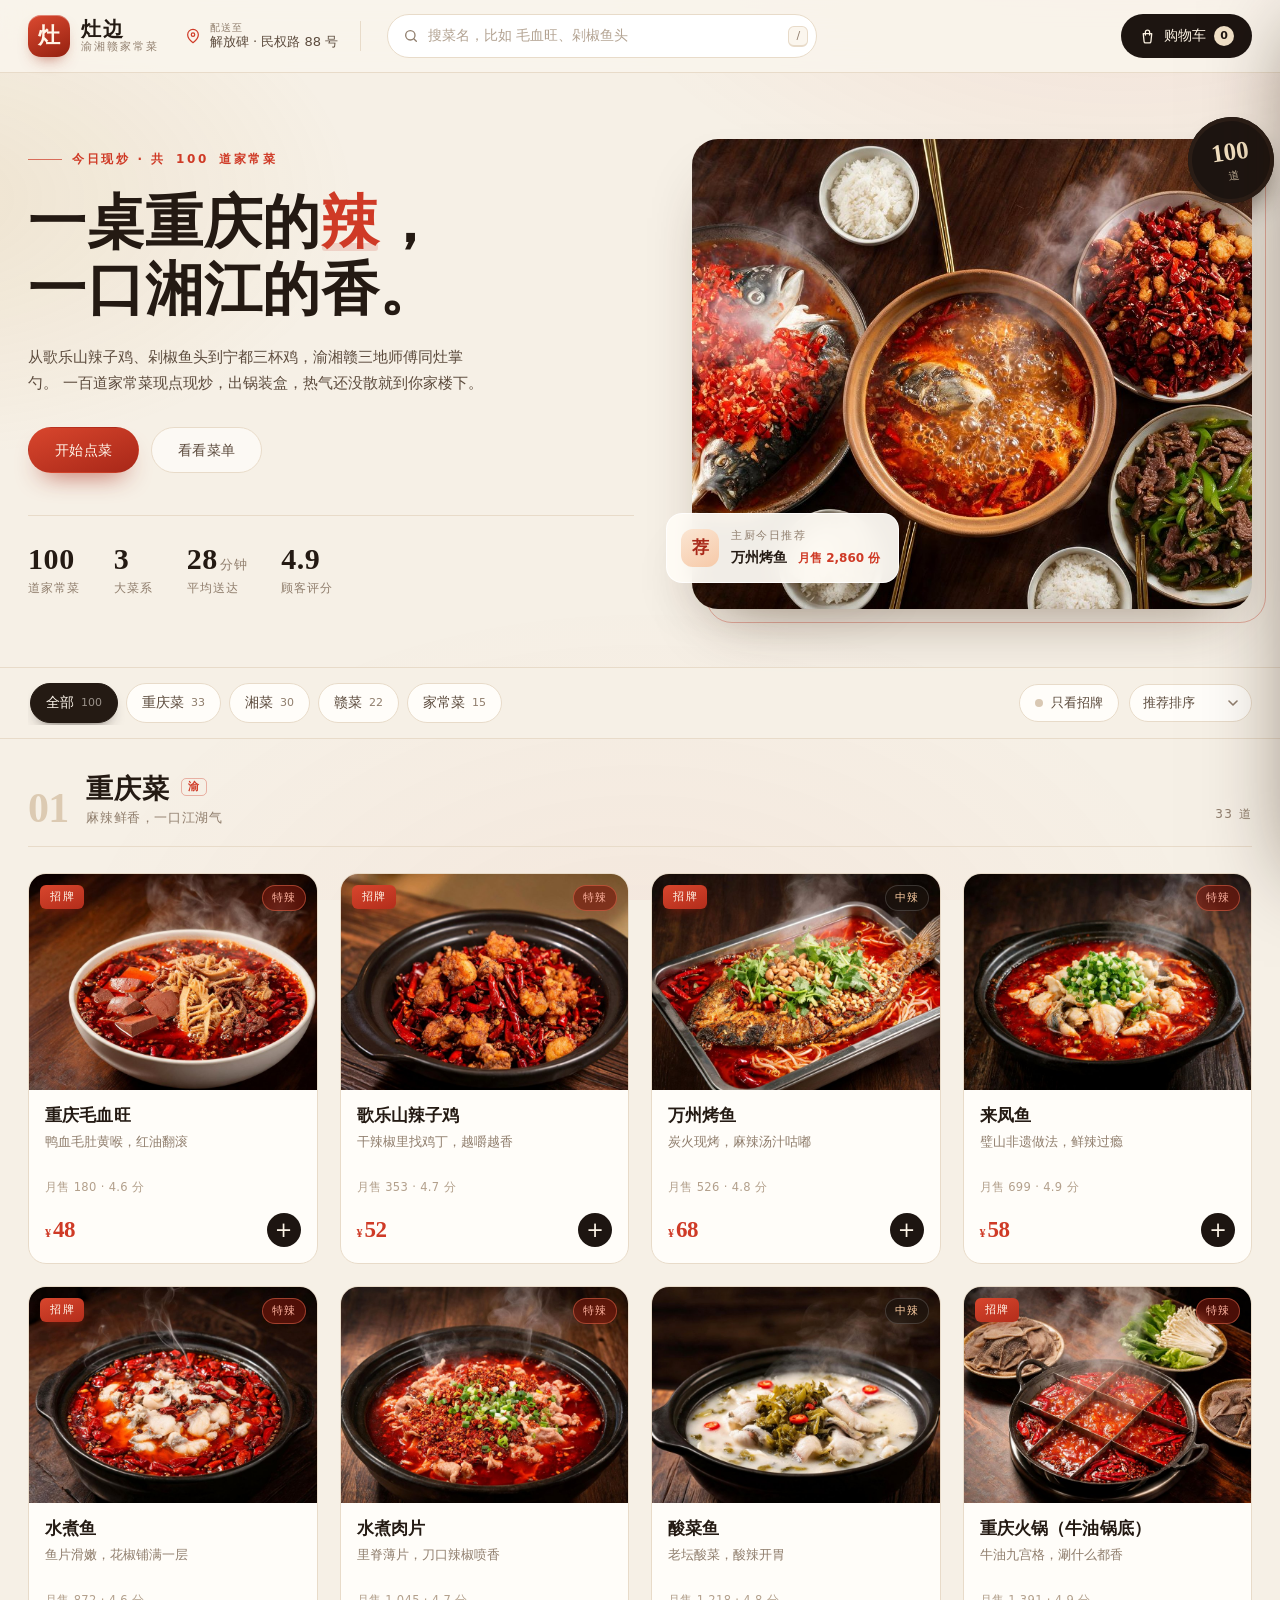
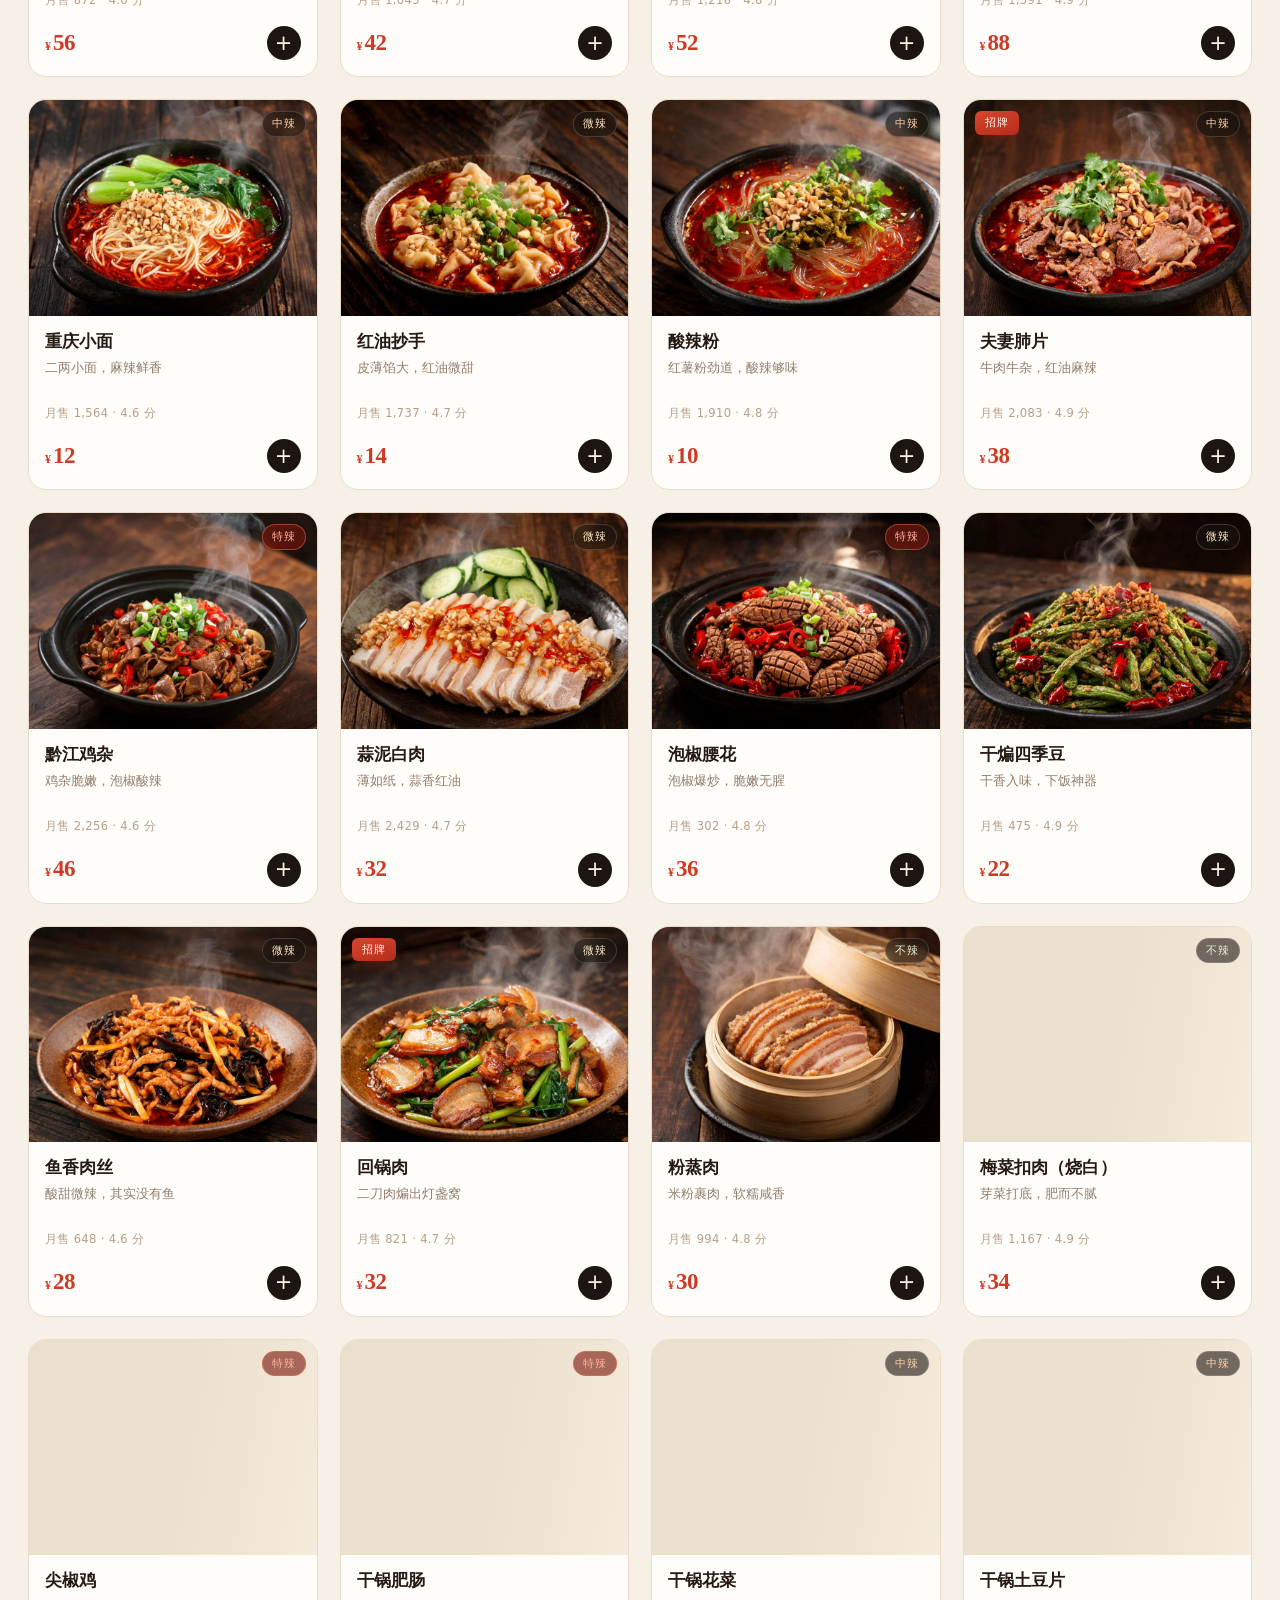
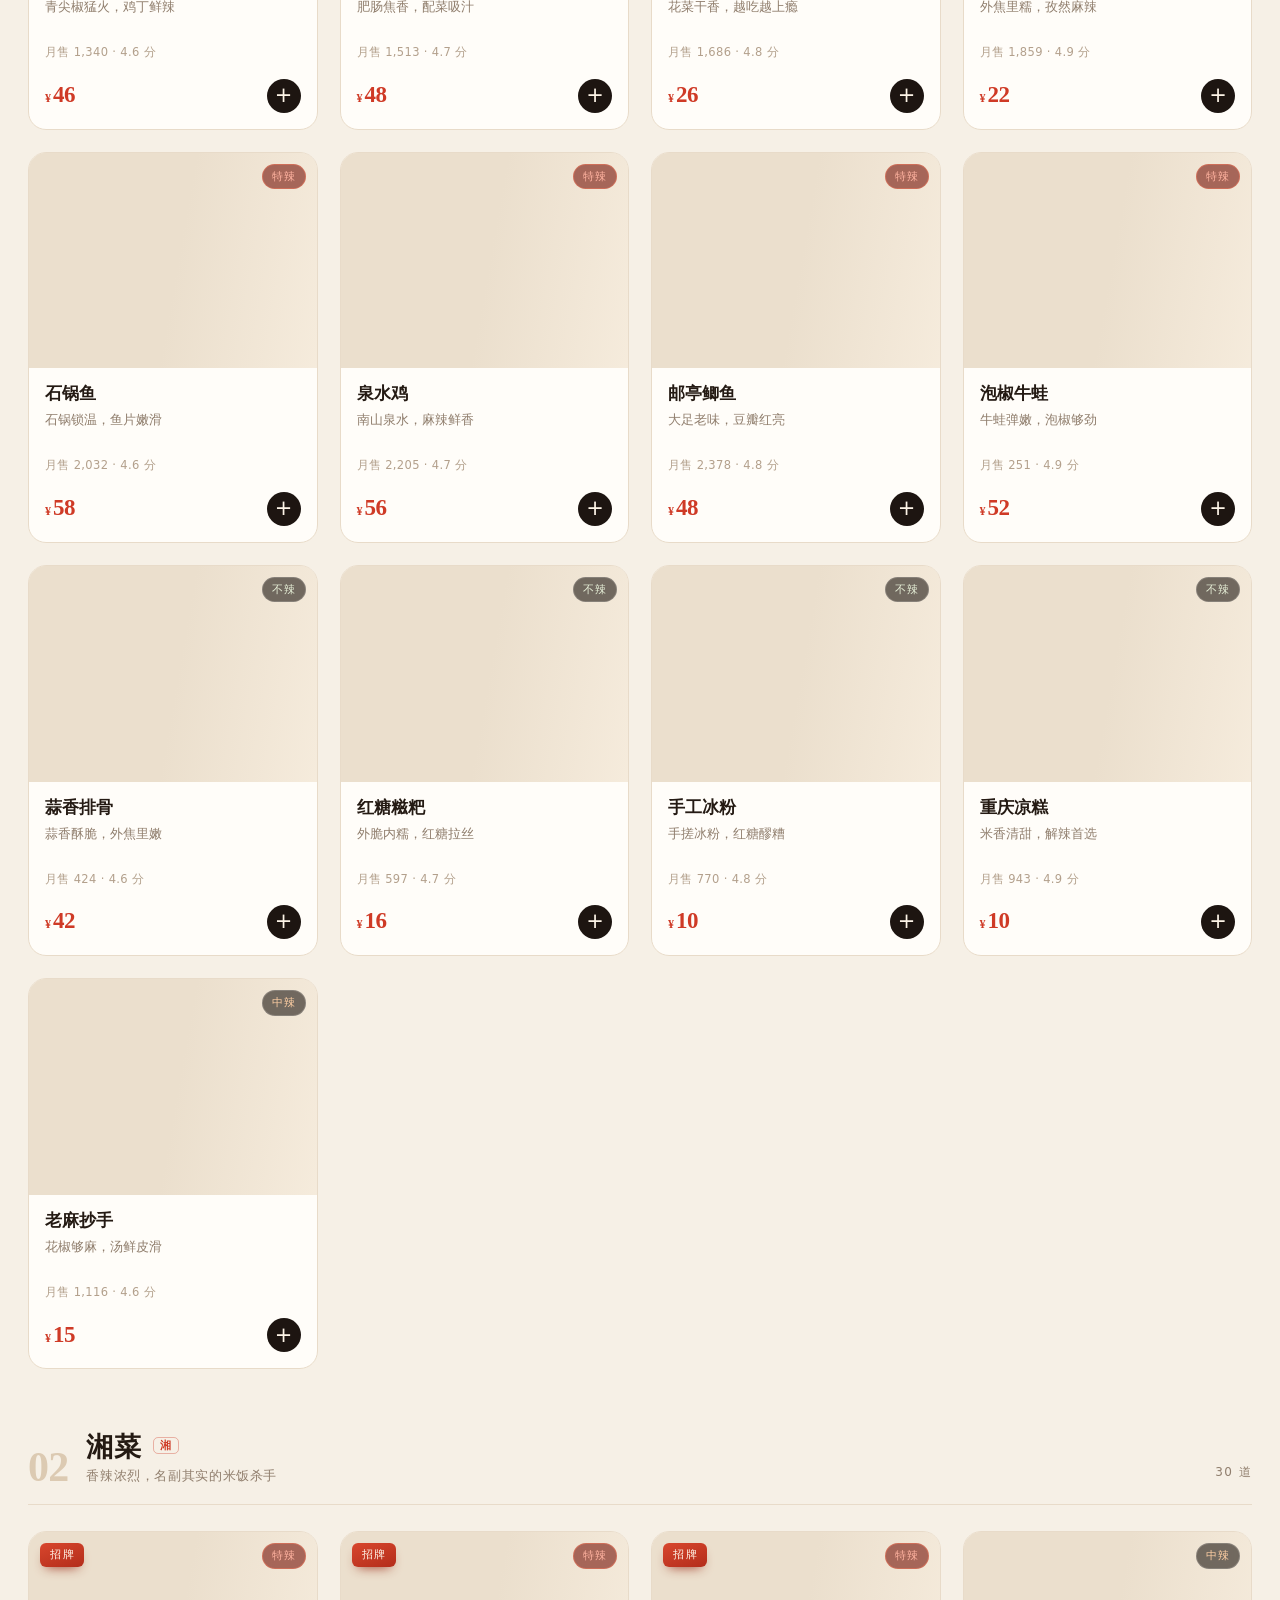
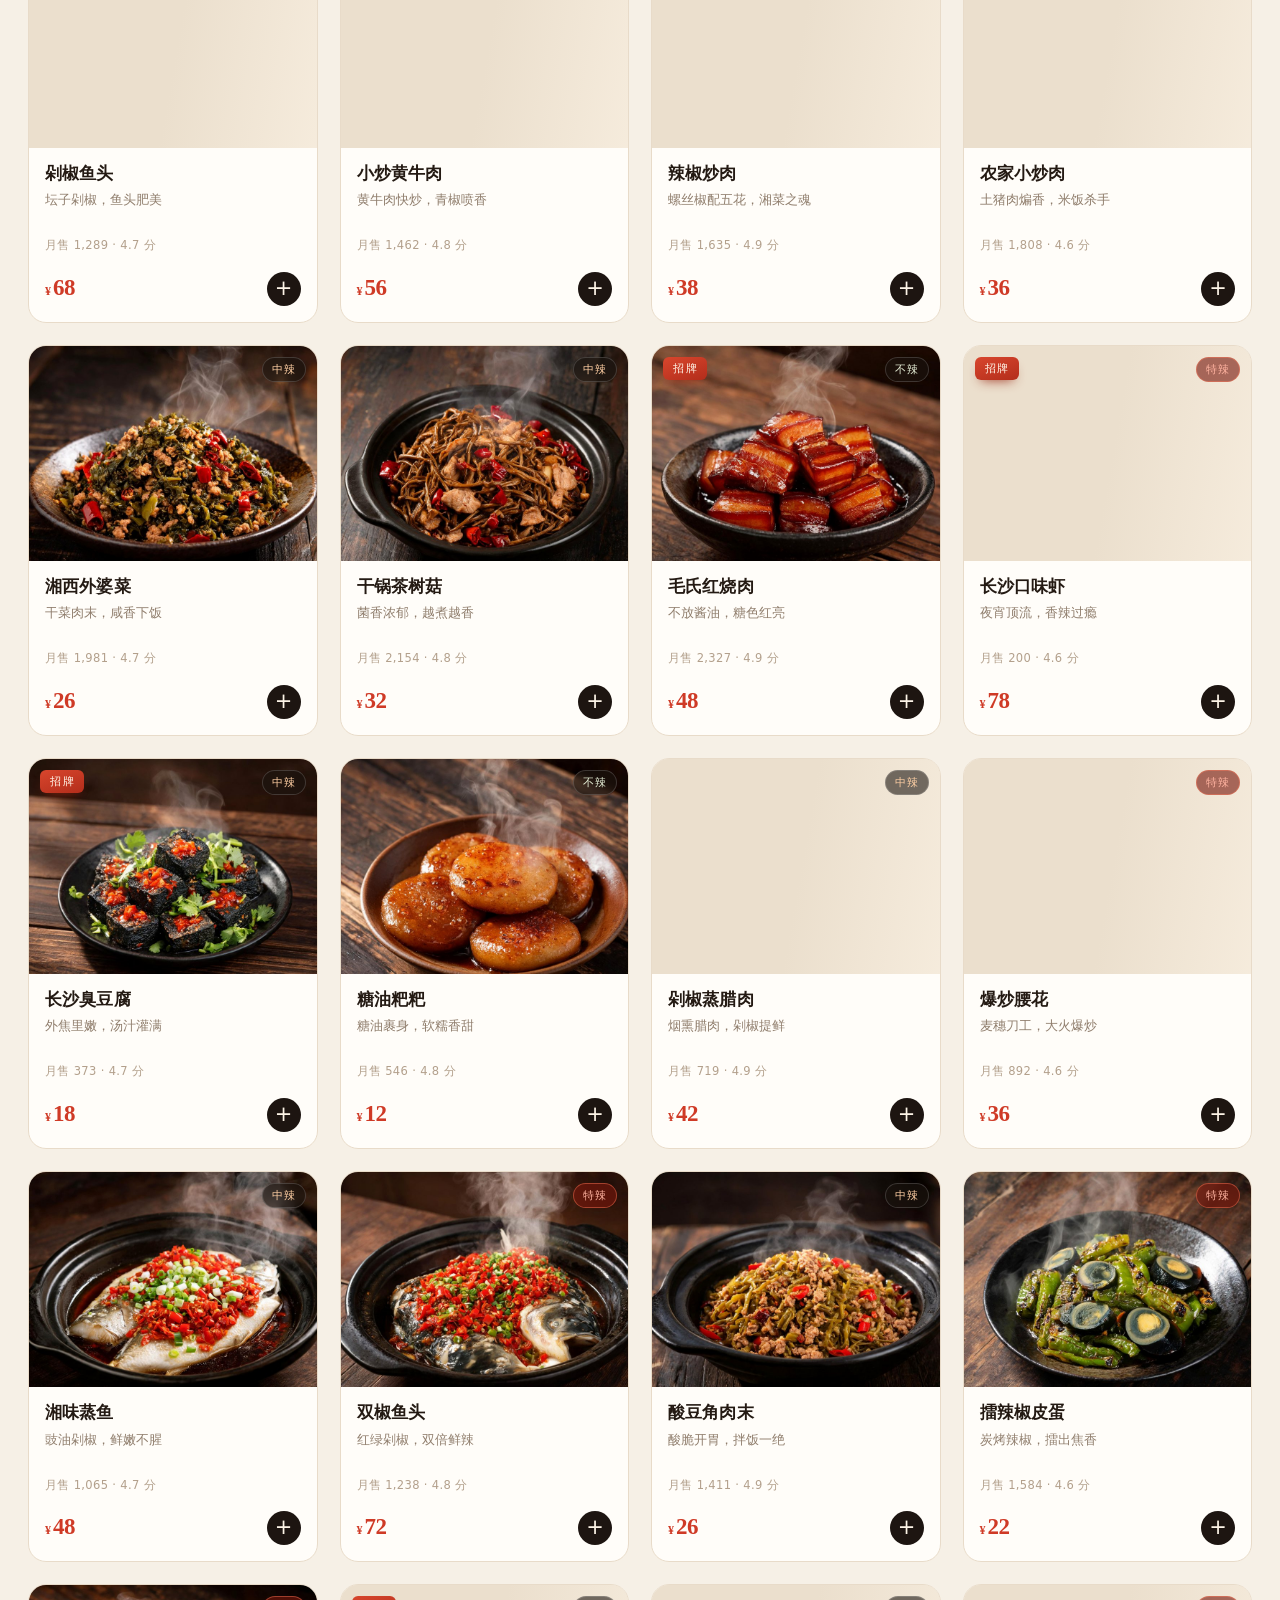
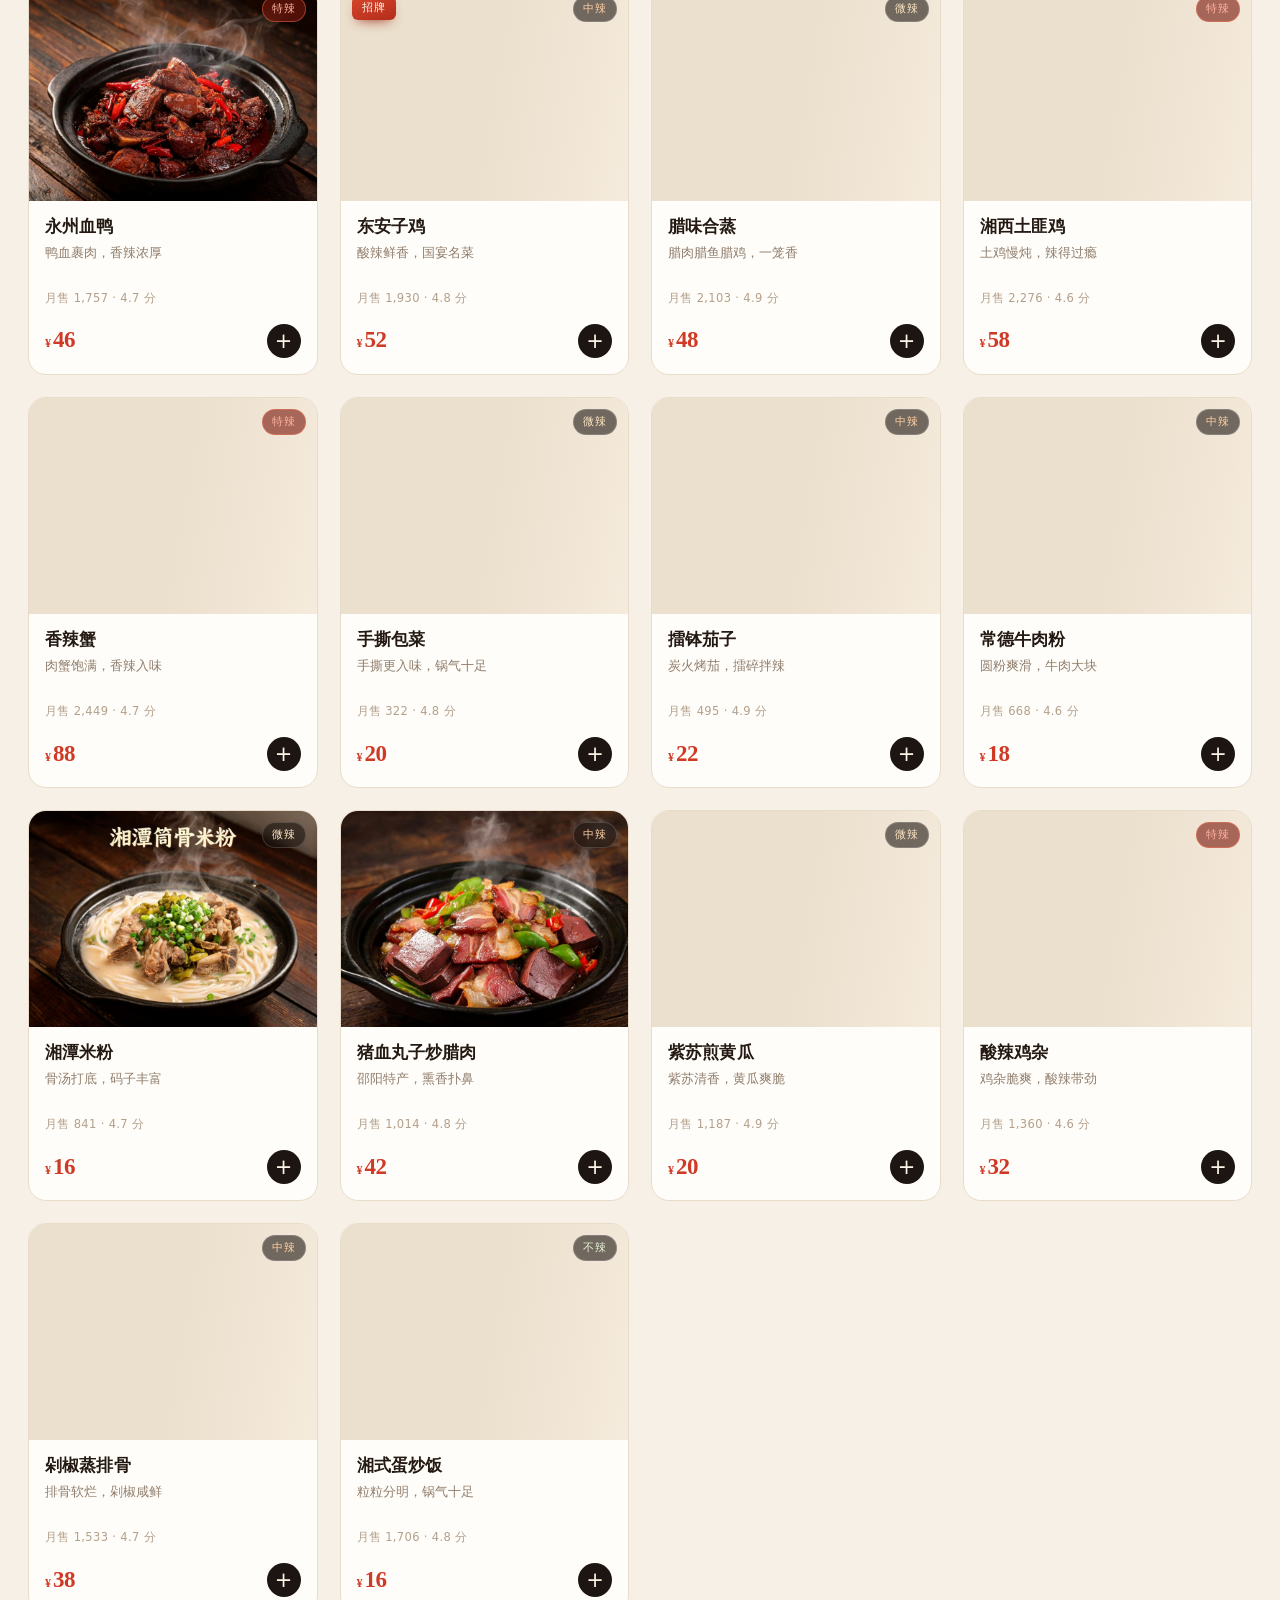
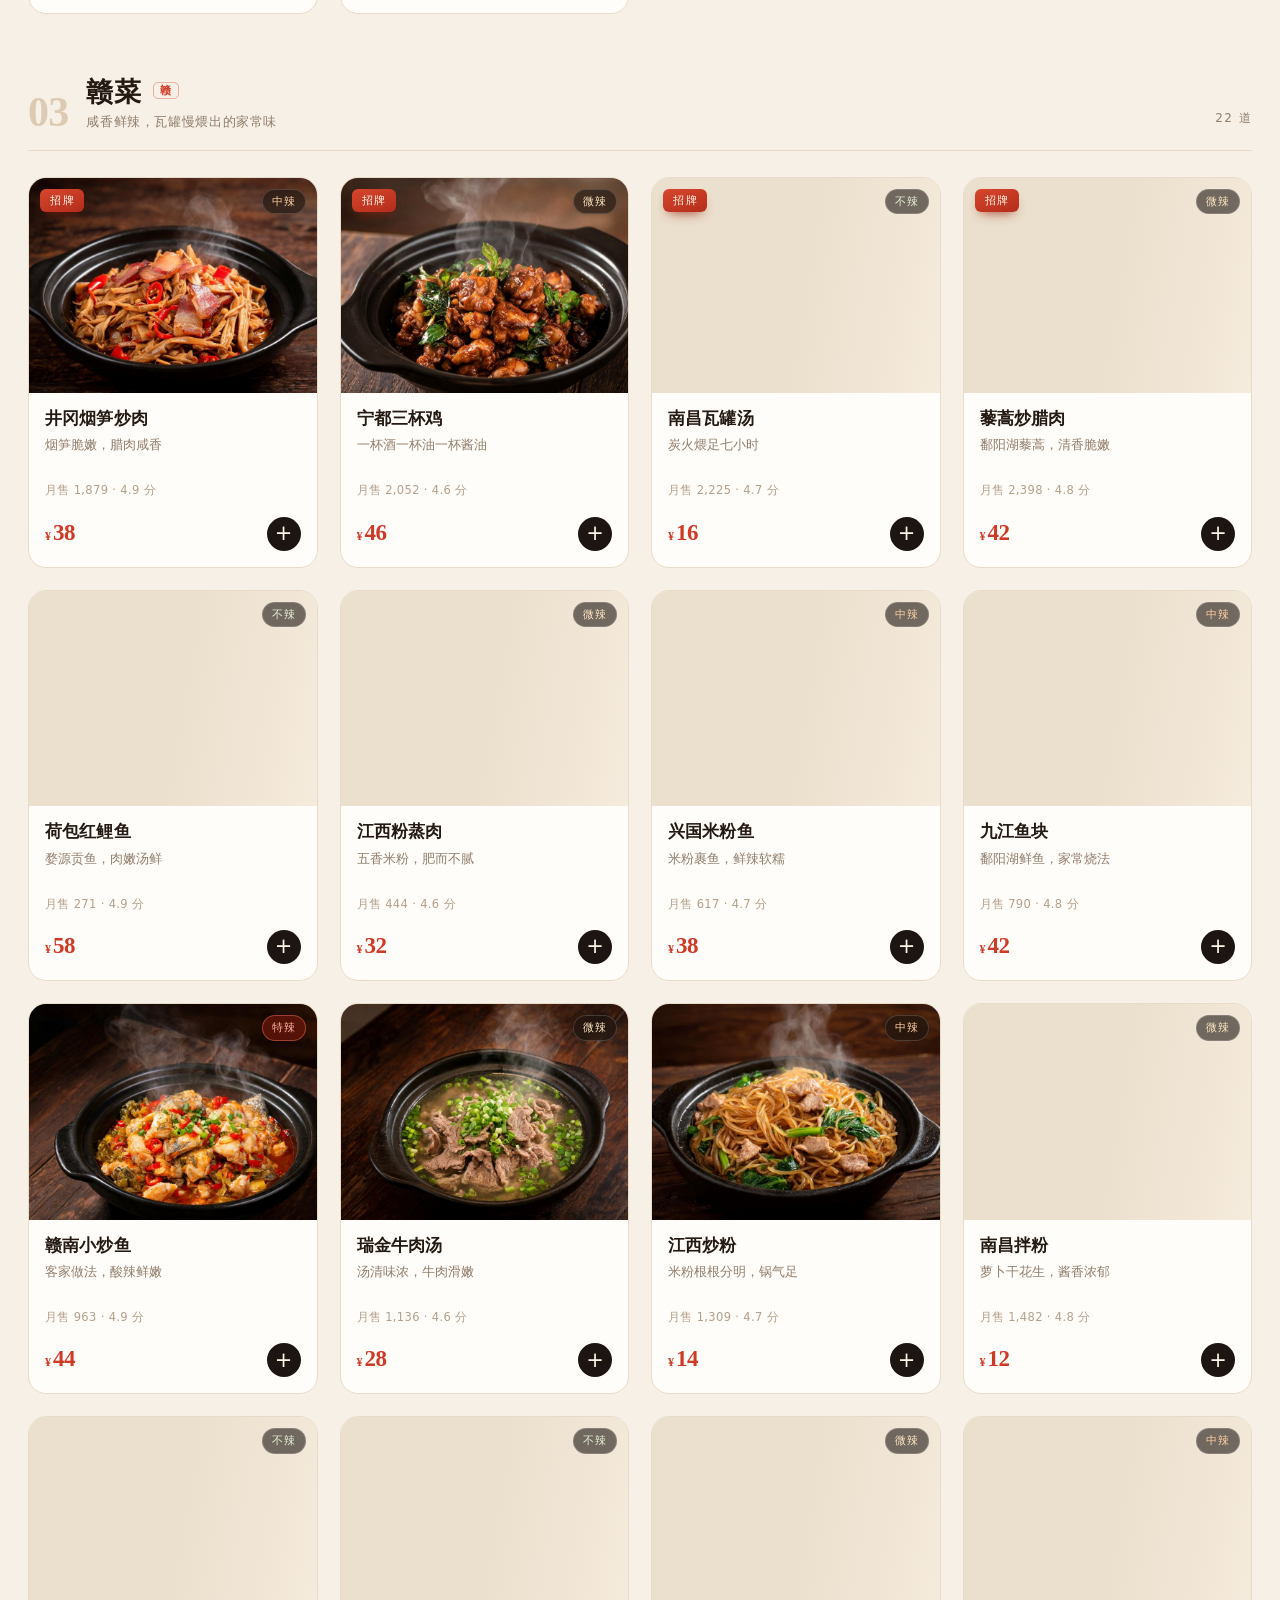
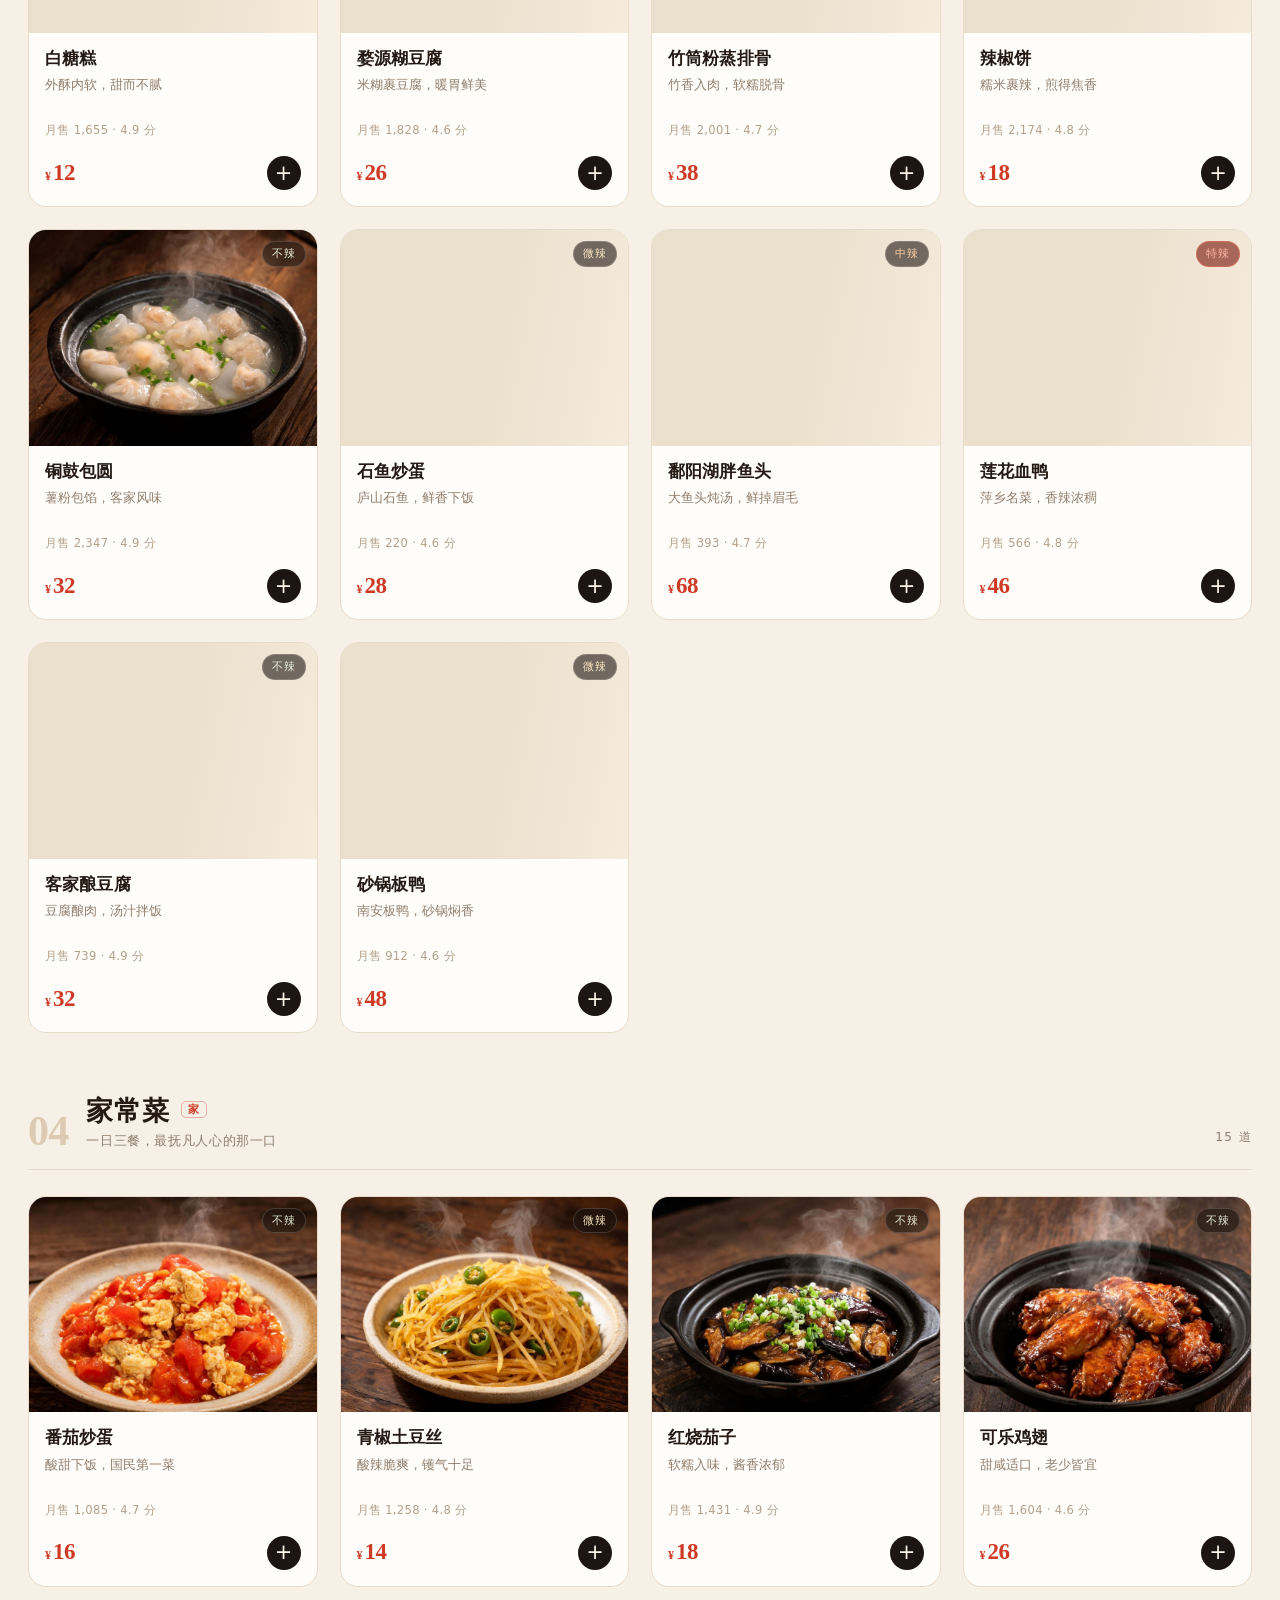
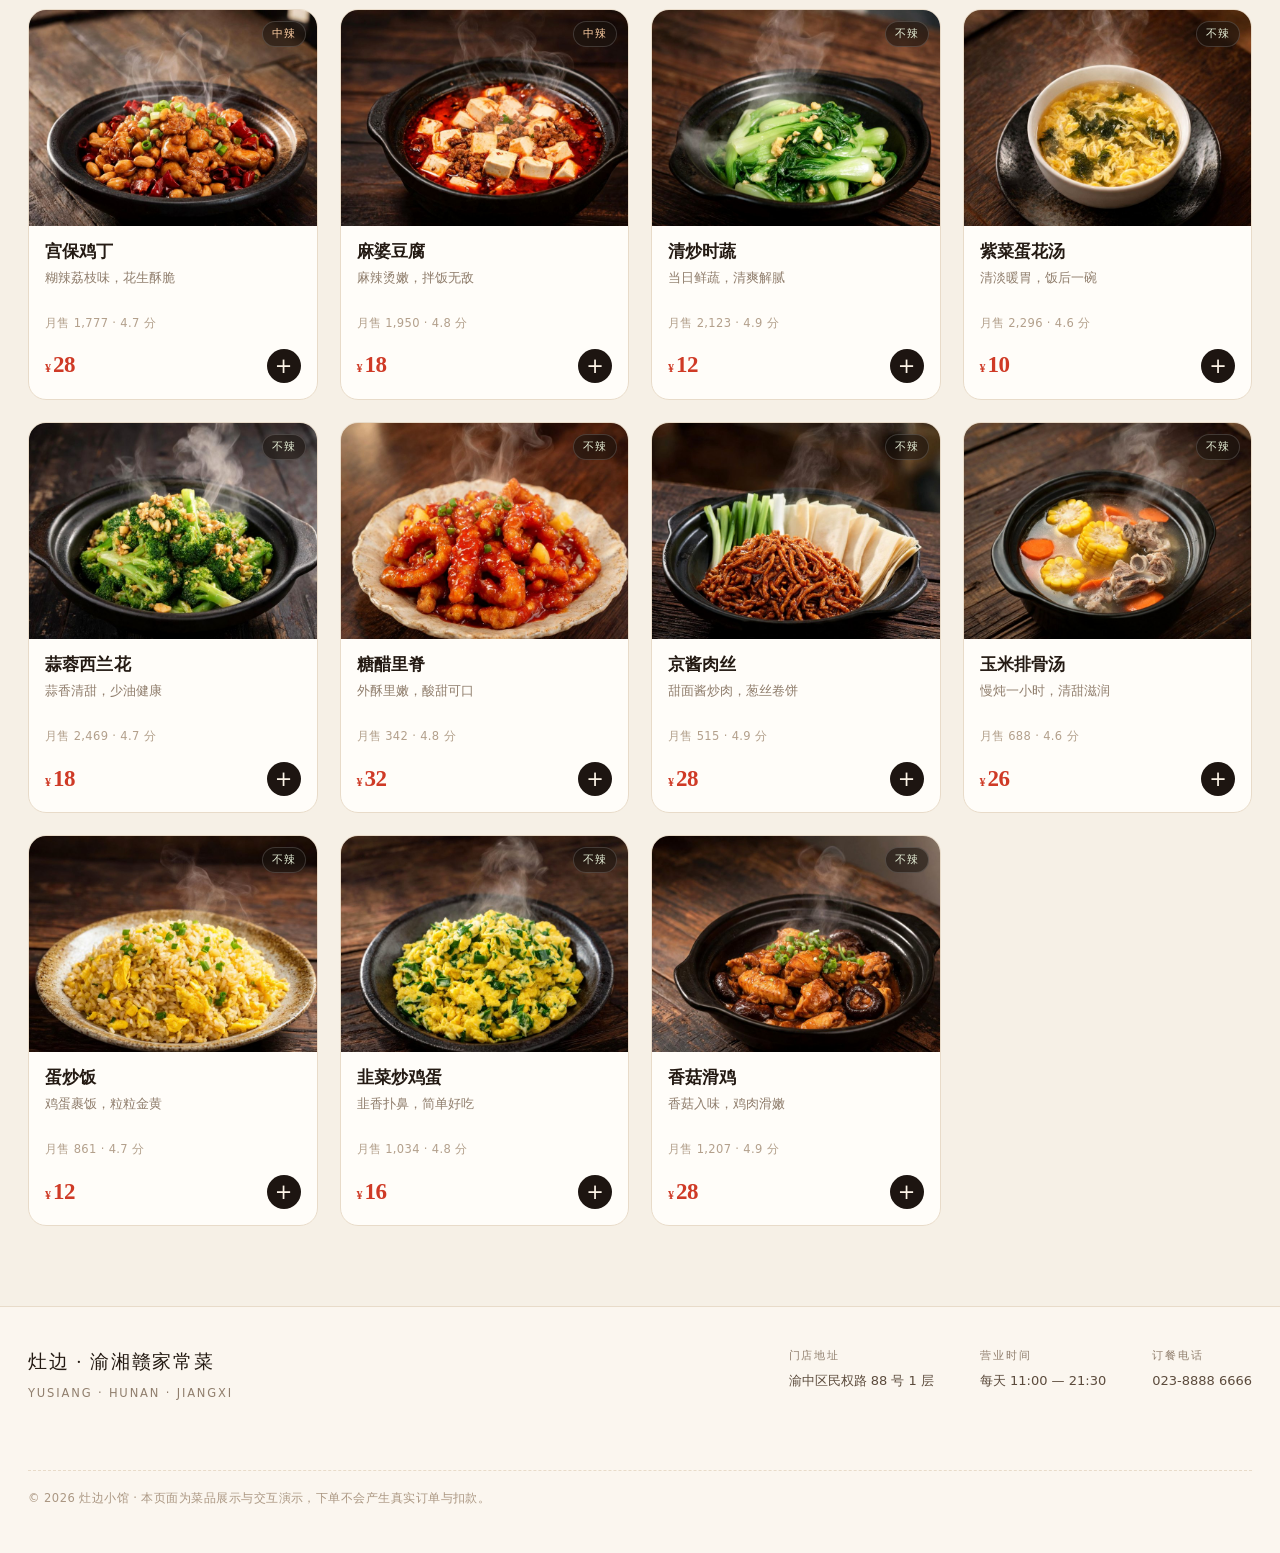
<file: diancan/index.html>
<!DOCTYPE html>
<html lang="zh-CN">
<head>
  <meta charset="UTF-8">
  <meta name="viewport" content="width=device-width, initial-scale=1">
  <title>灶边 · 渝湘赣家常菜 · 线上点餐</title>
  <meta name="description" content="重庆菜、湘菜、赣菜一百道家常菜现点现炒，线上点餐三十五分钟送达。">
  <link rel="stylesheet" href="styles.css">
</head>
<body>

  <!-- ======================= 顶栏 ======================= -->
  <header class="topbar">
    <div class="wrap topbar-inner">
      <a class="brand" href="#" aria-label="灶边首页">
        <span class="brand-mark">灶</span>
        <span class="brand-text">
          <strong>灶边</strong>
          <small>渝湘赣家常菜</small>
        </span>
      </a>

      <div class="deliver">
        <svg width="16" height="16" viewBox="0 0 24 24" fill="none" stroke="currentColor" stroke-width="1.8" stroke-linecap="round" stroke-linejoin="round" aria-hidden="true">
          <path d="M20 10c0 6-8 12-8 12S4 16 4 10a8 8 0 1 1 16 0Z"/>
          <circle cx="12" cy="10" r="2.6"/>
        </svg>
        <div>
          <small>配送至</small>
          <span>解放碑 · 民权路 88 号</span>
        </div>
      </div>

      <label class="search">
        <svg width="16" height="16" viewBox="0 0 24 24" fill="none" stroke="currentColor" stroke-width="2" stroke-linecap="round" aria-hidden="true">
          <circle cx="11" cy="11" r="7"/>
          <path d="m20 20-3.5-3.5"/>
        </svg>
        <input id="searchInput" type="search" placeholder="搜菜名，比如 毛血旺、剁椒鱼头" autocomplete="off" aria-label="搜索菜品">
        <kbd>/</kbd>
      </label>

      <button class="cart-btn" id="cartBtn" type="button" aria-label="购物车">
        <svg width="17" height="17" viewBox="0 0 24 24" fill="none" stroke="currentColor" stroke-width="1.8" stroke-linecap="round" stroke-linejoin="round" aria-hidden="true">
          <path d="M6 8h12l-1.2 11.2a2 2 0 0 1-2 1.8H9.2a2 2 0 0 1-2-1.8L6 8Z"/>
          <path d="M9 10V6a3 3 0 0 1 6 0v4"/>
        </svg>
        <span>购物车</span>
        <em id="cartCount">0</em>
      </button>
    </div>
  </header>

  <main>
    <!-- ======================= Hero ======================= -->
    <section class="hero wrap">
      <div class="hero-copy">
        <p class="eyebrow"><span class="eyebrow-line"></span>今日现炒 · 共 <span id="statTotal">100</span> 道家常菜</p>
        <h1>一桌重庆的<em>辣</em>，<br>一口湘江的香。</h1>
        <p class="lede">
          从歌乐山辣子鸡、剁椒鱼头到宁都三杯鸡，渝湘赣三地师傅同灶掌勺。
          一百道家常菜现点现炒，出锅装盒，热气还没散就到你家楼下。
        </p>
        <div class="hero-actions">
          <button class="btn primary" id="heroOrder" type="button">开始点菜</button>
          <a class="btn ghost" href="#menu">看看菜单</a>
        </div>
        <dl class="hero-stats">
          <div><dt>100</dt><dd>道家常菜</dd></div>
          <div><dt>3</dt><dd>大菜系</dd></div>
          <div><dt>28<small>分钟</small></dt><dd>平均送达</dd></div>
          <div><dt>4.9</dt><dd>顾客评分</dd></div>
        </dl>
      </div>

      <div class="hero-visual">
        <div class="hero-frame">
          <img id="heroImg" src="assets/hero.jpg" alt="满桌的渝湘赣家常菜" loading="eager">
          <span class="hero-seal">100<small>道</small></span>
        </div>
        <div class="float-card">
          <span class="float-dot">荐</span>
          <div>
            <small>主厨今日推荐</small>
            <b>万州烤鱼 <i>月售 2,860 份</i></b>
          </div>
        </div>
      </div>
    </section>

    <!-- ======================= 筛选栏 ======================= -->
    <section class="filters" id="menu">
      <div class="wrap filters-inner">
        <div class="chips" id="chips" role="tablist" aria-label="按菜系筛选"></div>
        <div class="filter-tools">
          <button class="toggle" id="signatureToggle" type="button" aria-pressed="false">
            <span class="dot"></span>只看招牌
          </button>
          <select class="sort" id="sortSelect" aria-label="排序方式">
            <option value="recommend">推荐排序</option>
            <option value="sales">销量优先</option>
            <option value="priceAsc">价格从低到高</option>
            <option value="priceDesc">价格从高到低</option>
          </select>
        </div>
      </div>
    </section>

    <!-- ======================= 菜单 ======================= -->
    <div class="wrap">
      <p class="result-tip" id="resultTip" hidden></p>
      <div class="menu" id="menuList"></div>
    </div>
  </main>

  <!-- ======================= 页脚 ======================= -->
  <footer class="site-foot">
    <div class="wrap foot-inner">
      <div class="foot-brand">
        灶边 · 渝湘赣家常菜
        <small>YUSIANG · HUNAN · JIANGXI</small>
      </div>
      <div class="foot-meta">
        <div>
          <h4>门店地址</h4>
          <p>渝中区民权路 88 号 1 层</p>
        </div>
        <div>
          <h4>营业时间</h4>
          <p>每天 11:00 — 21:30</p>
        </div>
        <div>
          <h4>订餐电话</h4>
          <p>023-8888 6666</p>
        </div>
      </div>
      <p class="foot-note">
        © <span id="year">2026</span> 灶边小馆 · 本页面为菜品展示与交互演示，下单不会产生真实订单与扣款。
      </p>
    </div>
  </footer>

  <!-- ======================= 购物车 ======================= -->
  <div class="overlay" id="overlay"></div>

  <aside class="drawer" id="cartDrawer" aria-hidden="true" aria-label="购物车">
    <div class="drawer-head">
      <h3 id="drawerTitle">购物车</h3>
      <div class="drawer-head-actions">
        <button class="link-btn" id="clearCart" type="button" hidden>清空</button>
        <button class="icon-btn" id="drawerClose" type="button" aria-label="关闭购物车">
          <svg width="15" height="15" viewBox="0 0 24 24" fill="none" stroke="currentColor" stroke-width="2" stroke-linecap="round" aria-hidden="true">
            <path d="M6 6l12 12M18 6L6 18"/>
          </svg>
        </button>
      </div>
    </div>
    <div class="drawer-body" id="drawerBody"></div>
    <div class="drawer-foot" id="drawerFoot"></div>
  </aside>

  <div class="mobile-bar" id="mobileBar">
    <div class="mb-left">
      <span class="mb-total" id="mobileTotal">¥0</span>
      <span>已选 <b id="mobileCount">0</b> 件</span>
    </div>
    <button class="mb-go" type="button">去结算</button>
  </div>

  <!-- ======================= 下单成功 ======================= -->
  <div class="modal-wrap" id="modalWrap" role="dialog" aria-modal="true" aria-labelledby="modalTitle">
    <div class="modal">
      <div class="check-mark">
        <svg width="27" height="27" viewBox="0 0 24 24" fill="none" stroke="currentColor" stroke-width="2.4" stroke-linecap="round" stroke-linejoin="round" aria-hidden="true">
          <path d="M5 12.5l4.5 4.5L19 7"/>
        </svg>
      </div>
      <h3 id="modalTitle">订单已提交</h3>
      <p class="sub">后厨已收到，师傅正在开火。</p>
      <div class="order-box">
        <div><span>订单编号</span><b id="orderNo">—</b></div>
        <div><span>菜品数量</span><b id="orderItems">—</b></div>
        <div><span>实付金额</span><b class="amount" id="orderAmount">—</b></div>
        <div><span>预计送达</span><b>约 30 分钟</b></div>
      </div>
      <p class="modal-note">演示页面，不会产生真实订单与扣款。</p>
      <button class="btn primary block" id="continueBtn" type="button">继续点菜</button>
    </div>
  </div>

  <div class="toast" id="toast" role="status" aria-live="polite"></div>

  <script src="app.js"></script>
</body>
</html>
</file>
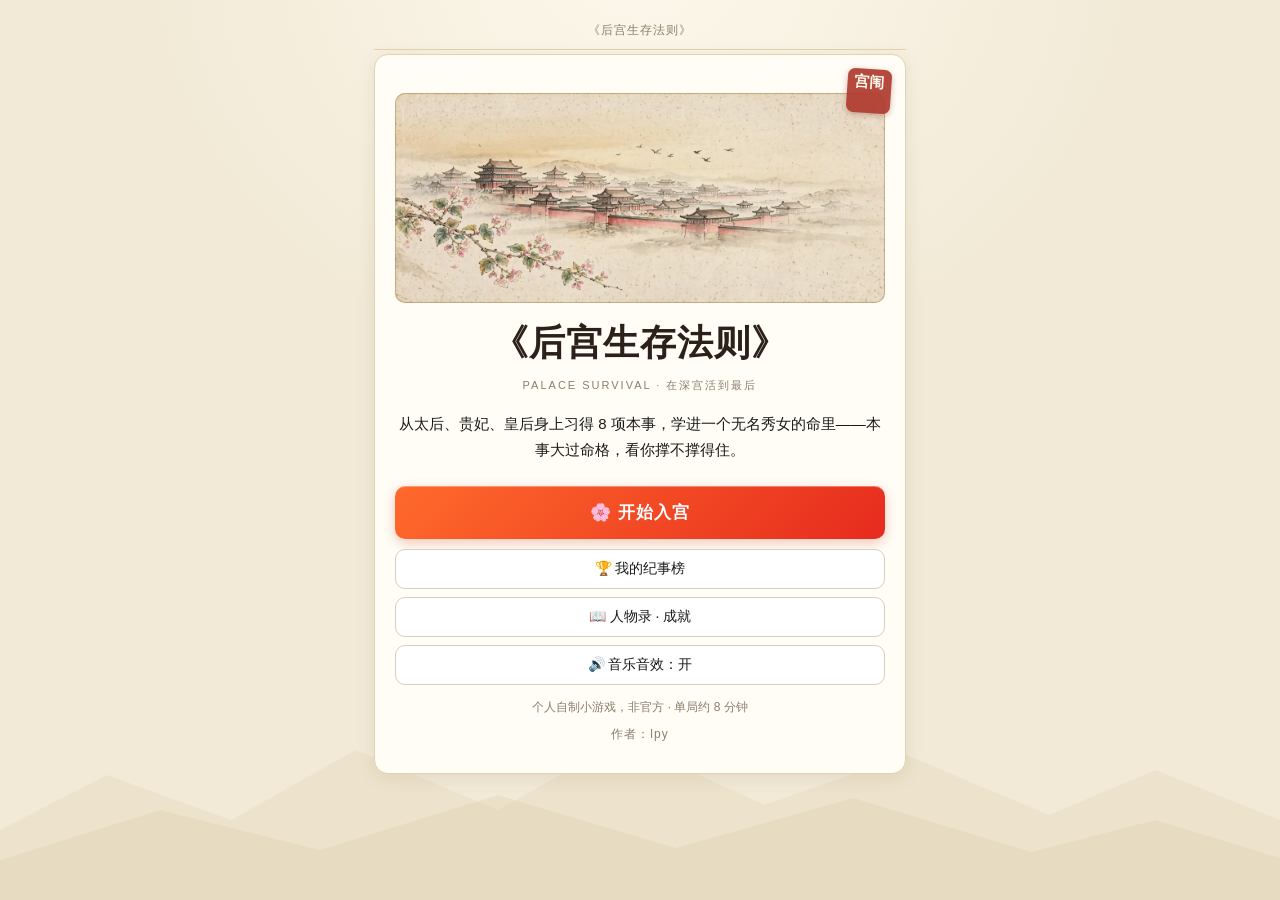
<file: palace/index.html>
<!DOCTYPE html>
<html lang="zh-CN">
<head>
<meta charset="UTF-8">
<meta name="viewport" content="width=device-width, initial-scale=1, viewport-fit=cover">
<title>《后宫生存法则》· 宫廷版</title>
<style>
/* 《后宫生存法则》· 宫廷版 —— style.css（色值依任务书 §1 锁死） */
* { box-sizing: border-box; margin: 0; padding: 0; }
body { background: #F7F1E5; color: #1A1A1A; font-family: -apple-system, "PingFang SC", "Microsoft YaHei", sans-serif; }
.wrap { max-width: 560px; margin: 0 auto; padding: 16px 14px 48px; }
.hidden { display: none !important; }
.progress { text-align: center; font-size: 12px; color: #8a7f6a; padding: 6px 0 12px; letter-spacing: 1px; }
.card { background: #FFFFFF; border-radius: 14px; padding: 20px 18px; margin-bottom: 14px; box-shadow: 0 2px 10px rgba(26,26,26,.06); }
h2 { font-size: 19px; margin-bottom: 8px; }
h3 { font-size: 15px; margin-bottom: 8px; }
.hint { font-size: 13px; color: #8a7f6a; margin-bottom: 12px; }
.btn-primary { background: linear-gradient(135deg,#FF6A2B,#E62B1E); color: #fff; border: none; border-radius: 10px; padding: 12px 18px; font-size: 15px; font-weight: 700; cursor: pointer; width: 100%; }
.btn-primary:disabled { opacity: .4; cursor: not-allowed; }
.btn-big { padding: 15px 18px; font-size: 17px; }
.btn-ghost { background: #fff; color: #1A1A1A; border: 1.5px solid #d8cfbc; border-radius: 10px; padding: 10px 14px; font-size: 14px; cursor: pointer; }
.btn-ghost:disabled { opacity: .4; cursor: not-allowed; }
.btn-ghost.on { border-color: #E62B1E; color: #E62B1E; background: #fff5ef; font-weight: 700; }

/* 首页 */
.hero { text-align: center; padding: 38px 20px 30px; }
.hero-title { font-size: 34px; font-weight: 900; letter-spacing: 2px; }
.hero-sub { font-size: 11px; color: #8a7f6a; letter-spacing: 2px; margin: 10px 0 18px; }
.hero-tag { font-size: 15px; line-height: 1.7; margin-bottom: 24px; }
.hero-note { font-size: 12px; color: #8a7f6a; margin-top: 14px; }
.byline { text-align: center; font-size: 12px; color: #8a7f6a; letter-spacing: 1px; margin-top: 10px; }

/* 设定卡片 */
.card-list { display: flex; flex-direction: column; gap: 10px; }
.pick-card { text-align: left; background: #fdfaf3; border: 2px solid #e7ddc8; border-radius: 12px; padding: 13px 14px; cursor: pointer; width: 100%; }
.pick-card.active { border-color: #E62B1E; background: #fff5ef; }
.pick-name { font-size: 16px; font-weight: 800; }
.pick-desc { font-size: 13px; color: #6d6350; margin-top: 3px; line-height: 1.5; }
#btn-to-draft { margin-top: 2px; }

/* 习技 */
.draft-head { display: flex; justify-content: space-between; align-items: baseline; }
.draft-count { font-size: 13px; color: #8a7f6a; }
.faction-name { font-size: 15px; font-weight: 700; margin: 8px 0 10px; }
.people-grid { display: grid; grid-template-columns: 1fr 1fr; gap: 10px; }
.person-card { text-align: left; background: #fdfaf3; border: 2px solid #e7ddc8; border-radius: 12px; padding: 12px; cursor: pointer; }
.person-card.active { border-color: #E62B1E; background: #fff5ef; }
.person-card.tier-top { border-color: #C9A227; background: #fffbe8; }
.person-name { font-size: 17px; font-weight: 800; }
.person-meta { font-size: 12px; color: #6d6350; margin-top: 2px; }
.attr-grid { display: grid; grid-template-columns: repeat(4, 1fr); gap: 8px; margin-top: 12px; }
.attr-btn { background: #fdfaf3; border: 1.5px solid #e7ddc8; border-radius: 10px; padding: 9px 4px; cursor: pointer; text-align: center; }
.attr-btn:disabled { opacity: .35; cursor: not-allowed; }
.attr-btn .a-name { font-size: 12px; color: #6d6350; }
.attr-btn .a-val { font-size: 18px; font-weight: 800; }
.attr-btn .a-val.warn { color: #E62B1E; }
.mine-panel { margin: 10px 0 14px; background: #fdfaf3; border: 1.5px dashed #d8cfbc; border-radius: 12px; padding: 12px; }
.mine-title { font-size: 13px; font-weight: 700; color: #6d6350; }
.mine-panel .attr-grid { margin-top: 8px; }
.attr-cell.empty { opacity: .45; }
.draft-foot { margin-top: 14px; }
.locked-line { margin-top: 12px; font-size: 12.5px; color: #6d6350; line-height: 1.8; }

/* 揭幕 */
.unveil-title { font-size: 28px; font-weight: 900; text-align: center; margin: 8px 0 4px; }
.unveil-lines { text-align: center; font-size: 14px; color: #6d6350; line-height: 1.9; margin-bottom: 8px; }
.unveil-lines b { color: #E62B1E; }
.attr-cell { background: #fdfaf3; border: 1.5px solid #e7ddc8; border-radius: 10px; padding: 9px 4px; text-align: center; }
.attr-cell .a-name { font-size: 12px; color: #6d6350; }
.attr-cell .a-val { font-size: 18px; font-weight: 800; }
#btn-to-chapters { margin-top: 16px; }

/* 章节 */
.resbar { display: flex; gap: 8px; flex-wrap: wrap; margin-bottom: 12px; }
.resbar .res { background: #fff; border-radius: 999px; padding: 6px 12px; font-size: 13px; font-weight: 700; box-shadow: 0 1px 4px rgba(26,26,26,.06); }
.resbar .res.warn { color: #E62B1E; }
.ch-head { display: flex; align-items: baseline; gap: 10px; }
.ch-head span { font-size: 13px; color: #8a7f6a; }
.ch-brief { font-size: 15px; line-height: 1.7; margin: 8px 0 14px; }
.ch-brief .deduct { display: block; font-size: 12.5px; color: #8a7f6a; margin-top: 6px; }
.opt-list { display: flex; flex-direction: column; gap: 10px; }
.opt-btn { text-align: left; background: #fdfaf3; border: 2px solid #e7ddc8; border-radius: 12px; padding: 13px 14px; cursor: pointer; font-size: 15px; width: 100%; }
.opt-btn:hover { border-color: #FF6A2B; }
.opt-btn .opt-sub { display: block; font-size: 12.5px; color: #8a7f6a; margin-top: 4px; }
.ch-result { margin-top: 6px; font-size: 15px; line-height: 1.7; }
.ch-result .r-head { font-weight: 800; margin-bottom: 6px; }
.ch-result .r-bio { color: #4c4433; }
.ch-result .r-after { font-size: 13px; color: #8a7f6a; margin: 8px 0 12px; }
.biog-list p { font-size: 13.5px; line-height: 1.75; color: #4c4433; margin-bottom: 4px; }
.biog-list p b { color: #1A1A1A; }

/* 结局 */
.ending-card { text-align: center; padding: 30px 20px; }
.ending-name { font-size: 30px; font-weight: 900; }
.ending-quote { font-size: 15px; color: #6d6350; margin: 10px 0 4px; }
.ending-stats { font-size: 14px; line-height: 2; color: #4c4433; margin: 10px 0; }
.ending-score { font-size: 21px; font-weight: 900; color: #E62B1E; margin-bottom: 18px; }

/* 海报 */
.poster { padding: 26px 20px; }
.poster-head { font-size: 20px; font-weight: 900; text-align: center; letter-spacing: 1px; }
.poster-sub { text-align: center; font-size: 13px; color: #6d6350; margin: 10px 0 16px; line-height: 1.8; }
.poster-body p { font-size: 14.5px; line-height: 1.85; margin-bottom: 7px; }
.poster-ending { font-size: 16px; font-weight: 800; margin-top: 14px; }
.poster-score { font-size: 19px; font-weight: 900; color: #E62B1E; margin-top: 6px; }
.poster-share { font-size: 12.5px; color: #8a7f6a; background: #fdfaf3; border-radius: 10px; padding: 10px 12px; margin-top: 16px; line-height: 1.7; }
.poster-actions { display: flex; gap: 10px; margin-top: 14px; }
.poster-actions .btn-primary { flex: 1.4; }
.poster-actions .btn-ghost { flex: 1; }
.copied { text-align: center; font-size: 13px; color: #E62B1E; margin-top: 10px; }

/* v2：评级与战报分段 */
.grade { display: inline-block; font-size: 10px; font-weight: 800; color: #E62B1E; background: #fff0e8; border-radius: 5px; padding: 1px 5px; margin-left: 4px; vertical-align: 2px; }
.a-grade { font-size: 10.5px; font-weight: 800; color: #E62B1E; }
.person-top { font-size: 12px; color: #4c4433; margin-top: 5px; line-height: 1.6; }
.opt-preview { display: block; font-size: 12px; color: #4c4433; margin-top: 4px; }
.ch-checks { display: block; font-size: 12.5px; color: #6d6350; margin-top: 6px; }
.reveal { opacity: 0; transform: translateY(4px); transition: opacity .35s ease, transform .35s ease; }
.reveal.on { opacity: 1; transform: none; }

/* 事件弹窗 */
.modal { position: fixed; inset: 0; background: rgba(26,26,26,.45); display: flex; align-items: center; justify-content: center; padding: 18px; z-index: 50; }
.modal-inner { background: #fff; border-radius: 16px; padding: 22px 18px; max-width: 520px; width: 100%; max-height: 86vh; overflow-y: auto; }
.modal-title { font-size: 20px; font-weight: 900; margin-bottom: 8px; }
.ev-story { font-size: 14.5px; line-height: 1.75; }
.ev-focus { font-size: 13px; color: #8a7f6a; margin: 8px 0 14px; }
.ev-result { font-size: 14.5px; line-height: 1.75; white-space: pre-line; }
#btn-ev-close { margin-top: 14px; }

/* ---------- v4 视觉：头像精灵图 + 宣纸水墨 ---------- */
.avatar { display: block; width: 62%; aspect-ratio: 3 / 4; border-radius: 8px; margin: 0 auto 8px;
  background-image: url("./assets/avatar-sprite-2.webp");
  background-size: 600% 500%; background-repeat: no-repeat; background-color: #e9dfc9;
  box-shadow: inset 0 0 0 1px rgba(146, 116, 48, .45); }
.avatar.b2 { background-image: url("./assets/avatar-sprite-2.webp"); background-size: 600% 500%; }
.avatar.med { width: 60px; margin: 0 auto 10px; }
.people-grid { align-items: start; }
body { background: #F7F1E5 radial-gradient(ellipse at 50% -10%, #fdf8ec 0%, rgba(253,248,236,0) 55%); }
.hero-title, h2, .ch-head h2, .person-name, .pick-name { font-family: "Noto Serif SC", "Songti SC", "STSong", "SimSun", serif; }
.card { border: 1px solid #eadfc6; }
.ch-art { width: 100%; aspect-ratio: 16 / 9; border-radius: 10px; margin-bottom: 12px;
  background-size: cover; background-position: center; background-color: #e9dfc9;
  box-shadow: inset 0 0 0 1px rgba(146, 116, 48, .35); }

/* ---------- v4.1 视觉优化：山水之间 ---------- */
body { background-color: #f2ead7; background-image: radial-gradient(ellipse at 50% -10%, #fdf8ec 0%, rgba(253,248,236,0) 55%); background-repeat: no-repeat; background-position: top center; background-size: 100% 60%; }
body::after { content: ''; position: fixed; left: 0; right: 0; bottom: 0; height: 220px; z-index: -1; pointer-events: none; background: url("data:image/svg+xml,%3Csvg xmlns='http://www.w3.org/2000/svg' width='1440' height='220' viewBox='0 0 1440 220' preserveAspectRatio='none'%3E%3Cpath d='M0 220 L0 150 L120 95 L260 140 L400 70 L560 130 L700 60 L860 125 L1020 75 L1180 135 L1300 90 L1440 140 L1440 220 Z' fill='%23d9c9a3' fill-opacity='0.20'/%3E%3Cpath d='M0 220 L0 180 L180 130 L360 170 L560 115 L760 168 L960 118 L1160 172 L1300 140 L1440 178 L1440 220 Z' fill='%23c9b384' fill-opacity='0.16'/%3E%3C/svg%3E") no-repeat bottom center / 100% 220px; }
.card { background: #fffdf6; border: 1px solid #e3d3ac; box-shadow: 0 4px 18px rgba(90, 70, 30, .10); }
.hero { position: relative; overflow: hidden; }
.hero-art { width: 100%; aspect-ratio: 21 / 9; border-radius: 10px; margin-bottom: 16px;
  background-image: url("./assets/hero.webp"); background-size: cover; background-position: center;
  box-shadow: inset 0 0 0 1px rgba(146, 116, 48, .40); }
.seal { position: absolute; top: 14px; right: 14px; width: 44px; height: 44px; padding: 5px;
  background: #b03a2e; color: #fff8ec; font-family: "Noto Serif SC", "Songti SC", serif; font-weight: 900;
  font-size: 15px; line-height: 1.15; text-align: center; border-radius: 7px; transform: rotate(4deg);
  box-shadow: 0 2px 6px rgba(120, 40, 25, .35); opacity: .92; z-index: 2; }
.hero-title { font-size: clamp(24px, 7.2vw, 36px); letter-spacing: 1px; white-space: nowrap; color: #2b2118; }
h2 { position: relative; padding-left: 12px; }
h2::before { content: ''; position: absolute; left: 0; top: 3px; bottom: 3px; width: 4px; border-radius: 2px; background: linear-gradient(#c8452c, #C9A227); }
.btn-primary { letter-spacing: 1px; box-shadow: 0 4px 12px rgba(200, 60, 30, .28), inset 0 1px 0 rgba(255,255,255,.35); }
.btn-primary:active { transform: translateY(1px); }
.opt-btn, .person-card, .pick-card { transition: transform .12s ease, box-shadow .12s ease, border-color .12s ease; }
.opt-btn:hover, .person-card:hover, .pick-card:hover { transform: translateY(-1px); box-shadow: 0 5px 14px rgba(90, 70, 30, .13); }
.person-card.tier-top { background: linear-gradient(160deg, #fffbe8, #fdf3d0); }
.resbar .res { border: 1px solid #e7ddc8; background: #fffdf6; }
#screen-chapter .card:first-of-type { position: relative; overflow: hidden; }
#screen-chapter .card:first-of-type::after { content: '戰'; position: absolute; right: -14px; bottom: -38px;
  font-family: "Noto Serif SC", "Songti SC", serif; font-weight: 900; font-size: 170px; line-height: 1;
  color: rgba(146, 116, 48, .055); pointer-events: none; }
.poster { border: 1.5px solid #C9A227; outline: 1px solid rgba(201, 162, 39, .45); outline-offset: -7px; background: #fffdf4; }
.ending-name { font-family: "Noto Serif SC", "Songti SC", serif; color: #8f2d22; letter-spacing: 2px; }
.progress { border-bottom: 1px solid #e3d3ac; padding-bottom: 10px; margin-bottom: 4px; }
.ch-art { box-shadow: inset 0 0 0 1px rgba(146, 116, 48, .40), 0 3px 10px rgba(90, 70, 30, .12); }

/* ===== v5.1 稀有度视觉（炉石式分级：S 金色传说 / A 紫史诗 / B 蓝稀有 / C 普通 / D 黯淡） ===== */
.person-card { position: relative; overflow: hidden; }
.person-card.tier-s { border-color: #d9a514; background: linear-gradient(165deg, #fffdf4, #fbeec3 55%, #f6dd8e); box-shadow: 0 0 0 2px rgba(217,165,20,.5), 0 12px 28px rgba(190,140,20,.35); animation: tierReveal .55s ease both; }
.person-card.tier-s .avatar { box-shadow: 0 0 0 3px #d9a514, 0 0 20px rgba(217,165,20,.6); filter: saturate(1.15); }
.person-card.tier-s::before { content: '传说'; position: absolute; top: 8px; right: 8px; z-index: 2; font-size: 10px; font-weight: 800; letter-spacing: 3px; color: #fff8e1; background: linear-gradient(135deg, #eec44a, #c8891b); padding: 2px 7px 2px 10px; border-radius: 99px; box-shadow: 0 2px 8px rgba(190,140,20,.5); }
.person-card.tier-s::after { content: ''; position: absolute; inset: 0; pointer-events: none; background: linear-gradient(115deg, transparent 32%, rgba(255,255,255,.55) 49%, transparent 64%); background-size: 260% 100%; animation: tierShine 1.5s ease-out .35s 1 both; }
.person-card.tier-a { border-color: #8e6cc8; background: linear-gradient(165deg, #fdfaff, #eee5fb); box-shadow: 0 0 0 1px rgba(142,108,200,.4), 0 9px 22px rgba(110,80,180,.2); }
.person-card.tier-a .avatar { box-shadow: 0 0 0 2px #8e6cc8, 0 0 12px rgba(142,108,200,.4); filter: saturate(1.06); }
.person-card.tier-a::before { content: '史诗'; position: absolute; top: 8px; right: 8px; z-index: 2; font-size: 10px; font-weight: 800; letter-spacing: 3px; color: #f6f0ff; background: linear-gradient(135deg, #a582dd, #7757b8); padding: 2px 7px 2px 10px; border-radius: 99px; }
.person-card.tier-b { border-color: #7d9fc4; background: linear-gradient(165deg, #fbfdff, #e7f0fa); }
.person-card.tier-b .avatar { box-shadow: 0 0 0 2px rgba(125,159,196,.75); }
.person-card.tier-d { border-color: #ddd6c6; background: #f4f0e6; }
.person-card.tier-d .avatar { filter: saturate(.7) brightness(.98); }
.person-card.tier-d .person-meta, .person-card.tier-d .person-top { opacity: .78; }
.tier-s .avatar.med { box-shadow: 0 0 0 3px #d9a514, 0 0 20px rgba(217,165,20,.6); }
.tier-a .avatar.med { box-shadow: 0 0 0 2px #8e6cc8, 0 0 12px rgba(142,108,200,.4); }
@keyframes tierReveal { 0% { transform: scale(.93); } 55% { transform: scale(1.025); } 100% { transform: scale(1); } }
@keyframes tierShine { 0% { background-position: 130% 0; } 45% { background-position: -130% 0; } 100% { background-position: -130% 0; } }
@font-face{font-family:'PosterBrush';src:url(./poster-brush.woff2) format('woff2') format('woff2');font-weight:400;font-display:swap;}
html { -webkit-text-size-adjust: 100%; text-size-adjust: 100%; }
</style>
</head>
<body>
<div class="wrap">
  <div class="progress" id="progress">《后宫生存法则》</div>
  <!-- 性能预热：首页停留时先解码两张头像精灵图，进习技首批不再卡顿（2px 透明，不可见） -->
  <div aria-hidden="true" style="position:absolute;left:0;bottom:0;width:2px;height:2px;opacity:0;overflow:hidden;pointer-events:none;"><div class="avatar"></div><div class="avatar b2"></div></div>

  <!-- 首页 -->
  <section id="screen-home" class="screen">
    <div class="card hero">
      <div class="hero-art"></div>
      <span class="seal">宫闱</span>
      <h1 class="hero-title">《后宫生存法则》</h1>
      <div class="hero-sub">PALACE SURVIVAL · 在深宫活到最后</div>
      <p class="hero-tag">从太后、贵妃、皇后身上习得 8 项本事，学进一个无名秀女的命里——本事大过命格，看你撑不撑得住。</p>
      <button class="btn-primary btn-big" id="btn-start">🌸 开始入宫</button>
      <button class="btn-primary btn-big hidden" id="btn-continue" style="margin-top:10px;background:linear-gradient(180deg,#8a6d1f,#6d5518);">▶ 继续上局</button>
      <div class="hero-note hidden" id="save-info"></div>
      <button class="btn-ghost" id="btn-records" style="width:100%;margin-top:10px;">🏆 我的纪事榜</button>
      <button class="btn-ghost" id="btn-gallery" style="width:100%;margin-top:8px;">📖 人物录 · 成就</button>
<button class="btn-ghost" id="btn-sound" style="width:100%;margin-top:8px;">🔊 音乐音效：开</button>
      <div class="hero-note">个人自制小游戏，非官方 · 单局约 8 分钟</div>
      <div class="byline">作者：lpy</div>
    </div>
  </section>

  <!-- 设定：路线 + 出身 -->
  <section id="screen-setup" class="screen hidden">
    <div class="card">
      <h2>一、选你的路线</h2>
      <p class="hint">路线决定习技时的衰减与命运值权重。</p>
      <div id="route-list" class="card-list"></div>
    </div>
    <div class="card">
      <h2>二、选你的出身</h2>
      <p class="hint">出身给你初始修正与二级数值起点。</p>
      <div id="origin-list" class="card-list"></div>
    </div>
    <button class="btn-primary btn-big" id="btn-to-draft" disabled>开始习技 →</button>
  </section>

  <!-- 习技 -->
  <section id="screen-draft" class="screen hidden">
    <div class="card">
      <div class="draft-head">
        <h2 id="draft-title">习技</h2>
        <div class="draft-count" id="draft-count">已夺 0 / 12</div>
      </div>
      <div id="draft-mine" class="mine-panel"></div>
      <div id="draft-stage"></div>
      <div class="draft-foot">
        <button class="btn-ghost" id="btn-swap">🔀 换一批（剩 3 次）</button>
        <button class="btn-ghost hidden" id="btn-ad-swap">📺 看广告换一批</button>
        <button class="btn-ghost hidden" id="btn-ad-tianming">📺 时运临身（看广告，本批贵人云集）</button>
      </div>
      <div class="copied hidden" id="ad-toast">已获得 1 次换一批</div>
      <div id="draft-locked" class="locked-line"></div>
    </div>
  </section>

  <!-- 揭幕 -->
  <section id="screen-unveil" class="screen hidden">
    <div class="card">
      <h2>习技完成</h2>
      <div class="unveil-title" id="unveil-title"></div>
      <div class="unveil-lines" id="unveil-lines"></div>
      <div class="attr-grid" id="unveil-attrs"></div>
      <button class="btn-primary btn-big" id="btn-to-chapters">入宫 · 开始十二章 →</button>
    </div>
  </section>

  <!-- 章节 -->
  <section id="screen-chapter" class="screen hidden">
    <div class="resbar" id="ch-resbar"></div>
    <div class="hero-note hidden" id="ch-fate" style="margin:0 4px 10px;"></div>
    <div class="card">
      <div id="ch-art" class="ch-art hidden"></div>
      <div class="ch-head"><span id="ch-num"></span><h2 id="ch-name"></h2></div>
      <p class="ch-brief" id="ch-brief"></p>
      <button class="btn-ghost hidden" id="btn-gamble" style="width:100%; margin-bottom:10px;"></button>
      <button class="btn-ghost hidden" id="btn-ad-jinnang" style="width:100%; margin-bottom:10px;">📺 看广告·请香囊（判定更稳）</button>
      <div class="copied hidden" id="ch-ad-toast"></div>
      <div id="ch-options" class="opt-list"></div>
      <div id="ch-result" class="ch-result hidden">
        <div id="ch-result-text"></div>
        <button class="btn-ghost hidden" id="btn-ad-rewind" style="width:100%; margin-bottom:10px;">📺 看广告·改命（回到这次抉择之前）</button>
        <button class="btn-primary" id="btn-chapter-next">继续 →</button>
      </div>
    </div>
    <div class="card">
      <h3>命运判词（已写）</h3>
      <div id="ch-biogs" class="biog-list"></div>
    </div>
  </section>

  <!-- 结局 -->
  <section id="screen-ending" class="screen hidden">
    <div class="card ending-card">
      <div class="ending-name" id="ending-name"></div>
      <div class="ending-quote" id="ending-quote"></div>
      <div class="ending-stats" id="ending-stats"></div>
      <div class="ending-score" id="ending-score"></div>
      <button class="btn-primary btn-big" id="btn-to-poster">看《命运判词》→</button>
      <button class="btn-ghost" id="btn-records-ending" style="width:100%;margin-top:10px;">🏆 看我的纪事榜</button>
    </div>
  </section>

  <!-- 海报 -->
  <section id="screen-poster" class="screen hidden">
    <div class="card poster">
      <div class="poster-head">《后宫生存法则》· 命运判词</div>
      <div class="poster-nick hidden" id="poster-nick" style="text-align:center;color:#8a6d1f;font-size:14px;margin-top:2px;"></div>
      <div class="poster-sub" id="poster-sub"></div>
      <div class="poster-body" id="poster-biogs"></div>
      <div class="poster-ending" id="poster-ending"></div>
      <div class="poster-score" id="poster-score"></div>
      <div class="poster-share" id="poster-share"></div>
      <img id="poster-bg-img" src="[data-uri]" style="display:none" alt="">
      <canvas id="poster-canvas" width="720" height="960" style="width:100%;border-radius:10px;margin-top:12px;display:block;"></canvas>
      <div class="poster-actions">
        <button class="btn-primary" id="btn-copy">发帖分享</button>
        <button class="btn-ghost" id="btn-records-poster">纪事榜</button>
        <button class="btn-ghost" id="btn-restart">再来一局</button>
      </div>
      <div class="copied hidden" id="poster-copied">已选中，长按即可复制</div>
      <div class="byline">作者：lpy</div>
    </div>
  </section>

  <!-- 我的纪事榜（v5.7 本地榜：每局一记，按命运评分排名） -->
  <section id="screen-records" class="screen hidden">
    <div class="card">
      <h2>🏆 我的纪事榜</h2>
      <p class="hint" id="records-summary"></p>
      <div id="records-list"></div>
      <button class="btn-primary btn-big" id="btn-records-back" style="margin-top:12px;">← 返回首页</button>
      <button class="btn-ghost" id="btn-records-gallery" style="width:100%;margin-top:8px;">📖 人物录 · 成就</button>
      <button class="btn-ghost" id="btn-records-clear" style="width:100%;margin-top:8px;">清空全部记录</button>
    </div>
  </section>

  <!-- 人物录 · 成就（v5.8 收集层） -->
  <section id="screen-gallery" class="screen hidden">
    <div class="card">
      <h2>📜 结局谱 <span class="hint" id="gal-endings-count"></span></h2>
      <div id="gal-endings" style="display:grid;grid-template-columns:1fr 1fr;gap:8px;"></div>
    </div>
    <div class="card">
      <h2>🏆 成就 <span class="hint" id="gal-ach-count"></span></h2>
      <div id="gal-ach"></div>
    </div>
    <div class="card">
      <h2>👥 宫中人物录 <span class="hint" id="gal-people-count"></span></h2>
      <div id="gal-person-detail"></div>
      <div id="gal-people"></div>
    </div>
    <button class="btn-primary btn-big" id="btn-gallery-back" style="width:100%;">← 返回首页</button>
  </section>
</div>

<div id="g-toast" class="hidden" style="position:fixed;top:14px;left:50%;transform:translateX(-50%);z-index:99;background:#2b2118;color:#f3e2ac;padding:10px 18px;border-radius:999px;border:1px solid #C9A227;font-size:14px;box-shadow:0 4px 18px rgba(0,0,0,.35);white-space:nowrap;"></div>

<!-- 事件弹窗 -->
<div id="event-modal" class="modal hidden">
  <div class="modal-inner">
    <div class="modal-title" id="ev-title"></div>
    <p class="ev-story" id="ev-story"></p>
    <p class="ev-focus" id="ev-focus"></p>
    <div id="ev-options" class="opt-list"></div>
    <div id="ev-result" class="ev-result hidden"></div>
    <button class="btn-primary hidden" id="btn-ev-close">继续 →</button>
  </div>
</div>

<script src="./xhs-bridge.js"></script>
<script src="./data.js"></script>
<script src="./events.js"></script>
<script src="./app.js"></script>

</body>
</html>
</file>
<file: diancan/styles.css>
/* ============================================================
   灶边 · 渝湘赣家常菜 —— 样式
   ============================================================ */
:root {
  --bg: #f6f0e6;
  --surface: #fffdf9;
  --surface-2: #fbf6ee;
  --ink: #241a13;
  --ink-2: #5c4b3d;
  --muted: #907e6d;
  --line: #e8dbc9;
  --red: #cf3a26;
  --red-2: #a82718;
  --gold: #b9862f;
  --dark: #1d1511;
  --radius: 18px;
  --shadow-sm: 0 1px 2px rgba(70, 40, 15, 0.05), 0 8px 24px -14px rgba(70, 40, 15, 0.3);
  --shadow-md: 0 30px 60px -28px rgba(55, 28, 8, 0.45);
  --serif: "Noto Serif SC", "Songti SC", "STSong", "SimSun", serif;
  --sans: "PingFang SC", "Hiragino Sans GB", "Noto Sans SC", "Microsoft YaHei", system-ui,
    -apple-system, "Segoe UI", sans-serif;
}

* {
  box-sizing: border-box;
  margin: 0;
  padding: 0;
}

html {
  scroll-behavior: smooth;
}

body {
  font-family: var(--sans);
  color: var(--ink);
  background: var(--bg);
  -webkit-font-smoothing: antialiased;
  line-height: 1.6;
  position: relative;
  min-height: 100vh;
}

body::before {
  content: "";
  position: fixed;
  inset: 0;
  z-index: -1;
  background:
    radial-gradient(900px 500px at 88% -8%, rgba(207, 58, 38, 0.09), transparent 60%),
    radial-gradient(700px 420px at -6% 22%, rgba(191, 138, 47, 0.12), transparent 62%),
    radial-gradient(900px 600px at 50% 110%, rgba(207, 58, 38, 0.05), transparent 65%);
  pointer-events: none;
}

body.lock {
  overflow: hidden;
}

button {
  font: inherit;
  color: inherit;
  cursor: pointer;
}

input,
select {
  font: inherit;
  color: inherit;
}

img {
  display: block;
}

.wrap {
  width: min(1240px, 100% - 56px);
  margin-inline: auto;
}

/* ------------------------------ 顶栏 ------------------------------ */
.topbar {
  position: sticky;
  top: 0;
  z-index: 50;
  background: rgba(250, 245, 237, 0.86);
  backdrop-filter: blur(16px) saturate(1.2);
  -webkit-backdrop-filter: blur(16px) saturate(1.2);
  border-bottom: 1px solid var(--line);
}

.topbar-inner {
  display: flex;
  align-items: center;
  gap: 26px;
  height: 72px;
}

.brand {
  display: flex;
  align-items: center;
  gap: 11px;
  text-decoration: none;
  color: inherit;
  flex-shrink: 0;
}

.brand-mark {
  width: 42px;
  height: 42px;
  border-radius: 13px;
  display: grid;
  place-items: center;
  background: linear-gradient(155deg, #dc4a31, #94200f);
  color: #fff4e6;
  font-family: var(--serif);
  font-size: 22px;
  font-weight: 700;
  box-shadow: inset 0 1px 0 rgba(255, 255, 255, 0.35), 0 8px 16px -8px rgba(160, 40, 20, 0.7);
}

.brand-text {
  display: flex;
  flex-direction: column;
  line-height: 1.15;
}

.brand-text strong {
  font-family: var(--serif);
  font-size: 20px;
  letter-spacing: 0.08em;
}

.brand-text small {
  font-size: 11px;
  color: var(--muted);
  letter-spacing: 0.18em;
}

.deliver {
  display: flex;
  align-items: center;
  gap: 9px;
  color: var(--ink-2);
  padding-right: 22px;
  border-right: 1px solid var(--line);
  flex-shrink: 0;
}

.deliver svg {
  color: var(--red);
  flex-shrink: 0;
}

.deliver div {
  display: flex;
  flex-direction: column;
  line-height: 1.3;
}

.deliver small {
  font-size: 10px;
  color: var(--muted);
  letter-spacing: 0.1em;
}

.deliver span {
  font-size: 13px;
  font-weight: 500;
  max-width: 170px;
  overflow: hidden;
  text-overflow: ellipsis;
  white-space: nowrap;
}

.search {
  flex: 1;
  max-width: 430px;
  height: 44px;
  display: flex;
  align-items: center;
  gap: 9px;
  padding: 0 8px 0 15px;
  background: #fff;
  border: 1px solid var(--line);
  border-radius: 999px;
  transition: border-color 0.2s, box-shadow 0.2s;
}

.search:focus-within {
  border-color: rgba(207, 58, 38, 0.5);
  box-shadow: 0 0 0 4px rgba(207, 58, 38, 0.1);
}

.search svg {
  color: var(--muted);
  flex-shrink: 0;
}

.search input {
  flex: 1;
  min-width: 0;
  border: 0;
  outline: 0;
  background: none;
  font-size: 13.5px;
}

.search input::placeholder {
  color: #b3a392;
}

.search kbd {
  font-family: var(--sans);
  font-size: 11px;
  color: var(--muted);
  border: 1px solid var(--line);
  border-bottom-width: 2px;
  border-radius: 6px;
  padding: 0 7px;
  line-height: 18px;
  background: var(--surface-2);
}

.cart-btn {
  margin-left: auto;
  display: flex;
  align-items: center;
  gap: 8px;
  height: 44px;
  padding: 0 18px;
  border: 0;
  border-radius: 999px;
  background: var(--dark);
  color: #fbf1e2;
  font-size: 13.5px;
  font-weight: 500;
  position: relative;
  transition: background 0.22s, transform 0.22s;
  flex-shrink: 0;
}

.cart-btn:hover {
  background: var(--red-2);
}

.cart-btn:active {
  transform: scale(0.97);
}

.cart-btn em {
  font-style: normal;
  min-width: 20px;
  height: 20px;
  padding: 0 5px;
  border-radius: 999px;
  background: #f2e2c8;
  color: var(--dark);
  font-size: 11px;
  font-weight: 700;
  display: grid;
  place-items: center;
}

.cart-btn.has-items em {
  background: var(--red);
  color: #fff;
  animation: pop 0.35s ease;
}

@keyframes pop {
  0% { transform: scale(1); }
  45% { transform: scale(1.35); }
  100% { transform: scale(1); }
}

/* ------------------------------ Hero ------------------------------ */
.hero {
  display: grid;
  grid-template-columns: 1.04fr 0.96fr;
  gap: 58px;
  align-items: center;
  padding: 66px 0 58px;
}

.eyebrow {
  display: flex;
  align-items: center;
  gap: 10px;
  font-size: 12px;
  letter-spacing: 0.22em;
  color: var(--red);
  font-weight: 600;
  margin-bottom: 20px;
}

.eyebrow .eyebrow-line {
  width: 34px;
  height: 1px;
  background: var(--red);
  opacity: 0.7;
  flex-shrink: 0;
}

.hero h1 {
  font-family: var(--serif);
  font-size: clamp(38px, 4.6vw, 58px);
  line-height: 1.16;
  letter-spacing: 0.01em;
  font-weight: 700;
}

.hero h1 em {
  font-style: normal;
  color: var(--red);
  position: relative;
  white-space: nowrap;
}

.hero h1 em::after {
  content: "";
  position: absolute;
  left: 2%;
  right: 2%;
  bottom: 4px;
  height: 8px;
  background: rgba(207, 58, 38, 0.16);
  z-index: -1;
  border-radius: 3px;
}

.lede {
  margin-top: 20px;
  max-width: 460px;
  font-size: 14.5px;
  line-height: 1.85;
  color: var(--ink-2);
}

.hero-actions {
  display: flex;
  gap: 12px;
  margin-top: 30px;
  flex-wrap: wrap;
}

.btn {
  display: inline-flex;
  align-items: center;
  justify-content: center;
  gap: 8px;
  height: 46px;
  padding: 0 26px;
  border-radius: 999px;
  border: 1px solid transparent;
  font-size: 14px;
  font-weight: 500;
  letter-spacing: 0.02em;
  transition: transform 0.2s, box-shadow 0.2s, background 0.2s, border-color 0.2s;
  text-decoration: none;
}

.btn:active {
  transform: scale(0.98);
}

.btn.primary {
  background: linear-gradient(160deg, #d8462d, #a82718);
  color: #fff6ea;
  box-shadow: 0 14px 26px -14px rgba(168, 39, 24, 0.85);
}

.btn.primary:hover {
  box-shadow: 0 18px 32px -14px rgba(168, 39, 24, 0.95);
  transform: translateY(-1px);
}

.btn.ghost {
  border-color: var(--line);
  background: rgba(255, 253, 249, 0.7);
  color: var(--ink-2);
}

.btn.ghost:hover {
  border-color: var(--ink-2);
  color: var(--ink);
}

.btn.block {
  width: 100%;
  height: 50px;
  border-radius: 14px;
}

.hero-stats {
  display: flex;
  gap: 34px;
  margin-top: 42px;
  padding-top: 26px;
  border-top: 1px solid var(--line);
  flex-wrap: wrap;
}

.hero-stats dt {
  font-family: var(--serif);
  font-size: 30px;
  font-weight: 700;
  line-height: 1.1;
  letter-spacing: 0.02em;
}

.hero-stats dt small {
  font-size: 13px;
  font-weight: 400;
  color: var(--muted);
  margin-left: 2px;
}

.hero-stats dd {
  font-size: 12px;
  color: var(--muted);
  letter-spacing: 0.08em;
  margin-top: 4px;
}

.hero-visual {
  position: relative;
}

.hero-frame {
  position: relative;
  border-radius: 26px;
}

.hero-frame::before {
  content: "";
  position: absolute;
  inset: 14px -14px -14px 14px;
  border: 1px solid rgba(207, 58, 38, 0.35);
  border-radius: 26px;
  z-index: -1;
}

.hero-frame img {
  width: 100%;
  aspect-ratio: 5 / 4.2;
  object-fit: cover;
  border-radius: 26px;
  background: #e9dccb;
  box-shadow: var(--shadow-md);
}

.hero-seal {
  position: absolute;
  top: -22px;
  right: -22px;
  width: 86px;
  height: 86px;
  border-radius: 50%;
  background: var(--dark);
  color: #f4e2c2;
  font-family: var(--serif);
  display: flex;
  flex-direction: column;
  align-items: center;
  justify-content: center;
  line-height: 1;
  font-size: 25px;
  font-weight: 700;
  transform: rotate(-8deg);
  box-shadow: 0 16px 30px -14px rgba(30, 18, 8, 0.9), inset 0 0 0 4px #2b1e17;
  z-index: 2;
}

.hero-seal small {
  font-size: 11px;
  font-weight: 400;
  letter-spacing: 0.3em;
  margin-top: 6px;
  margin-left: 4px;
  opacity: 0.75;
}

.float-card {
  position: absolute;
  left: -26px;
  bottom: 26px;
  display: flex;
  align-items: center;
  gap: 12px;
  padding: 13px 18px 13px 14px;
  border-radius: 16px;
  background: rgba(255, 252, 246, 0.94);
  backdrop-filter: blur(10px);
  box-shadow: var(--shadow-md);
  border: 1px solid rgba(255, 255, 255, 0.8);
}

.float-dot {
  width: 38px;
  height: 38px;
  border-radius: 12px;
  background: linear-gradient(150deg, #fbe6d3, #f6c9a8);
  display: grid;
  place-items: center;
  font-family: var(--serif);
  font-size: 17px;
  color: var(--red-2);
  font-weight: 700;
}

.float-card small {
  display: block;
  font-size: 10.5px;
  color: var(--muted);
  letter-spacing: 0.14em;
}

.float-card b {
  font-size: 13.5px;
  font-weight: 600;
}

.float-card i {
  font-style: normal;
  color: var(--red);
  font-size: 12px;
  margin-left: 6px;
}

/* ------------------------------ 筛选栏 ------------------------------ */
.filters {
  position: sticky;
  top: 72px;
  z-index: 30;
  background: rgba(246, 240, 230, 0.92);
  backdrop-filter: blur(14px);
  -webkit-backdrop-filter: blur(14px);
  border-top: 1px solid var(--line);
  border-bottom: 1px solid var(--line);
}

.filters-inner {
  display: flex;
  align-items: center;
  gap: 18px;
  padding: 13px 0;
}

.chips {
  display: flex;
  gap: 8px;
  overflow-x: auto;
  scrollbar-width: none;
  flex: 1;
  padding: 2px;
}

.chips::-webkit-scrollbar {
  display: none;
}

.chip {
  display: inline-flex;
  align-items: center;
  gap: 7px;
  padding: 8px 15px;
  border-radius: 999px;
  border: 1px solid var(--line);
  background: var(--surface);
  color: var(--ink-2);
  font-size: 13.5px;
  white-space: nowrap;
  transition: all 0.2s;
  flex-shrink: 0;
}

.chip b {
  font-weight: 500;
  font-size: 11px;
  color: var(--muted);
  transition: color 0.2s;
}

.chip:hover {
  border-color: #d6c2a9;
  color: var(--ink);
}

.chip.active {
  background: var(--ink);
  border-color: var(--ink);
  color: #fdf6ec;
  box-shadow: 0 8px 16px -10px rgba(36, 26, 19, 0.9);
}

.chip.active b {
  color: rgba(253, 246, 236, 0.55);
}

.filter-tools {
  display: flex;
  align-items: center;
  gap: 10px;
  flex-shrink: 0;
}

.toggle {
  display: inline-flex;
  align-items: center;
  gap: 8px;
  height: 38px;
  padding: 0 15px;
  border-radius: 999px;
  border: 1px solid var(--line);
  background: var(--surface);
  font-size: 13px;
  color: var(--ink-2);
  transition: all 0.2s;
  white-space: nowrap;
}

.toggle .dot {
  width: 8px;
  height: 8px;
  border-radius: 50%;
  background: #d9c8b3;
  transition: background 0.2s, box-shadow 0.2s;
}

.toggle.on {
  border-color: rgba(207, 58, 38, 0.45);
  background: rgba(207, 58, 38, 0.07);
  color: var(--red-2);
}

.toggle.on .dot {
  background: var(--red);
  box-shadow: 0 0 0 3px rgba(207, 58, 38, 0.18);
}

.sort {
  height: 38px;
  padding: 0 30px 0 13px;
  border-radius: 999px;
  border: 1px solid var(--line);
  background: var(--surface)
    url("data:image/svg+xml,%3Csvg xmlns='http://www.w3.org/2000/svg' width='10' height='6' viewBox='0 0 10 6'%3E%3Cpath d='M1 1l4 4 4-4' fill='none' stroke='%23907e6d' stroke-width='1.6' stroke-linecap='round' stroke-linejoin='round'/%3E%3C/svg%3E")
    no-repeat right 13px center;
  font-size: 13px;
  color: var(--ink-2);
  appearance: none;
  -webkit-appearance: none;
  cursor: pointer;
  outline: none;
}

.sort:focus {
  border-color: rgba(207, 58, 38, 0.5);
}

/* ------------------------------ 菜单 ------------------------------ */
.menu {
  padding: 34px 0 80px;
}

.result-tip {
  font-size: 13px;
  color: var(--muted);
  margin-bottom: 22px;
  letter-spacing: 0.04em;
}

.result-tip[hidden] {
  display: none;
}

.cuisine-section + .cuisine-section {
  margin-top: 62px;
}

.section-head {
  display: flex;
  align-items: flex-end;
  gap: 18px;
  padding-bottom: 18px;
  border-bottom: 1px solid var(--line);
  margin-bottom: 26px;
}

.section-index {
  font-family: var(--serif);
  font-size: 42px;
  line-height: 0.9;
  color: #dccab2;
  font-weight: 700;
  letter-spacing: -0.02em;
  flex-shrink: 0;
}

.section-title h2 {
  font-family: var(--serif);
  font-size: 27px;
  letter-spacing: 0.04em;
  display: flex;
  align-items: center;
  gap: 10px;
  line-height: 1.2;
}

.section-title h2 em {
  font-style: normal;
  font-family: var(--sans);
  font-size: 11px;
  letter-spacing: 0.12em;
  color: var(--red);
  border: 1px solid rgba(207, 58, 38, 0.35);
  border-radius: 5px;
  padding: 1px 6px;
  font-weight: 600;
  transform: translateY(-2px);
}

.section-title p {
  font-size: 12.5px;
  color: var(--muted);
  margin-top: 3px;
  letter-spacing: 0.05em;
}

.section-count {
  margin-left: auto;
  font-size: 12px;
  color: var(--muted);
  letter-spacing: 0.12em;
  padding-bottom: 4px;
  white-space: nowrap;
}

.dish-grid {
  display: grid;
  grid-template-columns: repeat(auto-fill, minmax(248px, 1fr));
  gap: 22px;
}

/* ------------------------------ 菜品卡片 ------------------------------ */
.dish {
  display: flex;
  flex-direction: column;
  background: var(--surface);
  border: 1px solid var(--line);
  border-radius: var(--radius);
  overflow: hidden;
  transition: transform 0.28s ease, box-shadow 0.28s ease, border-color 0.28s ease;
}

.dish:hover {
  transform: translateY(-5px);
  border-color: #dbc5a8;
  box-shadow: var(--shadow-md);
}

.thumb {
  position: relative;
  aspect-ratio: 4 / 3;
  overflow: hidden;
  background: #ecdfcd;
}

.thumb::before {
  content: "";
  position: absolute;
  inset: 0;
  background: linear-gradient(100deg, #ebdfcd 25%, #f6ecdd 50%, #ebdfcd 75%);
  background-size: 220% 100%;
  animation: shimmer 1.6s infinite linear;
}

@keyframes shimmer {
  to {
    background-position: -220% 0;
  }
}

.thumb img {
  position: relative;
  width: 100%;
  height: 100%;
  object-fit: cover;
  opacity: 0;
  transition: opacity 0.55s ease, transform 0.7s ease;
  z-index: 1;
}

.thumb img.ok {
  opacity: 1;
}

.dish:hover .thumb img {
  transform: scale(1.055);
}

.thumb.fail::after {
  content: attr(data-initial);
  position: absolute;
  inset: 0;
  display: grid;
  place-items: center;
  font-family: var(--serif);
  font-size: 44px;
  color: rgba(120, 78, 40, 0.35);
  z-index: 2;
}

.thumb.fail::before {
  animation: none;
  background: linear-gradient(150deg, #f3e5d1, #e5d2b8);
}

.badge {
  position: absolute;
  top: 11px;
  left: 11px;
  z-index: 3;
  background: linear-gradient(160deg, #d8462d, #b32d1b);
  color: #fff5e8;
  font-size: 11px;
  letter-spacing: 0.14em;
  padding: 3px 9px 3px 10px;
  border-radius: 6px;
  box-shadow: 0 6px 12px -6px rgba(150, 35, 15, 0.9);
}

.spice {
  position: absolute;
  top: 11px;
  right: 11px;
  z-index: 3;
  font-size: 11px;
  letter-spacing: 0.08em;
  padding: 3px 9px;
  border-radius: 999px;
  background: rgba(28, 20, 16, 0.6);
  backdrop-filter: blur(4px);
  color: #f4e5d3;
  border: 1px solid rgba(255, 255, 255, 0.16);
}

.spice.mild { color: #e7f0d8; }
.spice.low { color: #ffe8c4; }
.spice.mid { color: #ffcfa4; }
.spice.hot { color: #ffb3a0; border-color: rgba(255, 120, 90, 0.45); background: rgba(120, 24, 12, 0.62); }

.dish .body {
  display: flex;
  flex-direction: column;
  gap: 5px;
  padding: 14px 16px 16px;
  flex: 1;
}

.dish h3 {
  font-size: 16.5px;
  font-weight: 600;
  letter-spacing: 0.01em;
  line-height: 1.4;
}

.dish .desc {
  font-size: 12.5px;
  color: var(--muted);
  line-height: 1.55;
  display: -webkit-box;
  -webkit-line-clamp: 2;
  -webkit-box-orient: vertical;
  overflow: hidden;
  min-height: 39px;
}

.dish .meta {
  font-size: 11.5px;
  color: #b3a08c;
  letter-spacing: 0.03em;
  margin-top: 2px;
}

.dish .foot {
  display: flex;
  align-items: center;
  justify-content: space-between;
  gap: 10px;
  margin-top: auto;
  padding-top: 12px;
}

.price {
  display: flex;
  align-items: baseline;
  gap: 2px;
  color: var(--red);
  font-weight: 700;
  font-family: var(--serif);
}

.price small {
  font-size: 12px;
  font-weight: 600;
}

.price span {
  font-size: 23px;
  line-height: 1;
  letter-spacing: -0.02em;
}

.add {
  width: 34px;
  height: 34px;
  border-radius: 50%;
  border: 0;
  background: var(--dark);
  color: #fdf4e7;
  font-size: 21px;
  line-height: 1;
  display: grid;
  place-items: center;
  transition: background 0.2s, transform 0.2s;
}

.add:hover {
  background: var(--red);
  transform: rotate(90deg);
}

.stepper {
  display: flex;
  align-items: center;
  gap: 9px;
}

.stepper button {
  width: 30px;
  height: 30px;
  border-radius: 50%;
  border: 1px solid var(--line);
  background: #fff;
  color: var(--ink);
  font-size: 17px;
  line-height: 1;
  display: grid;
  place-items: center;
  transition: all 0.18s;
}

.stepper button:hover {
  border-color: var(--red);
  color: var(--red);
}

.stepper button:last-child {
  background: var(--dark);
  border-color: var(--dark);
  color: #fff;
}

.stepper button:last-child:hover {
  background: var(--red);
  border-color: var(--red);
  color: #fff;
}

.stepper span {
  min-width: 16px;
  text-align: center;
  font-size: 14px;
  font-weight: 600;
  font-variant-numeric: tabular-nums;
}

/* 空状态 */
.empty {
  text-align: center;
  padding: 90px 20px 100px;
}

.empty-mark {
  width: 76px;
  height: 76px;
  margin: 0 auto 20px;
  border-radius: 50%;
  border: 1px dashed #d3bfa6;
  display: grid;
  place-items: center;
  font-family: var(--serif);
  font-size: 30px;
  color: #c3ac91;
}

.empty h3 {
  font-family: var(--serif);
  font-size: 22px;
  margin-bottom: 8px;
}

.empty p {
  color: var(--muted);
  font-size: 13.5px;
  margin-bottom: 24px;
}

/* ------------------------------ 页脚 ------------------------------ */
.site-foot {
  border-top: 1px solid var(--line);
  background: rgba(255, 252, 246, 0.55);
  padding: 40px 0 46px;
}

.foot-inner {
  display: flex;
  gap: 40px;
  justify-content: space-between;
  flex-wrap: wrap;
  align-items: flex-start;
}

.foot-brand {
  font-family: var(--serif);
  font-size: 19px;
  letter-spacing: 0.1em;
}

.foot-brand small {
  display: block;
  font-family: var(--sans);
  font-size: 11.5px;
  color: var(--muted);
  letter-spacing: 0.16em;
  margin-top: 6px;
}

.foot-meta {
  display: flex;
  gap: 46px;
  flex-wrap: wrap;
}

.foot-meta h4 {
  font-size: 11px;
  letter-spacing: 0.18em;
  color: var(--muted);
  font-weight: 500;
  margin-bottom: 6px;
}

.foot-meta p {
  font-size: 13px;
  color: var(--ink-2);
}

.foot-note {
  width: 100%;
  margin-top: 28px;
  padding-top: 18px;
  border-top: 1px dashed var(--line);
  font-size: 11.5px;
  color: #ab9783;
  letter-spacing: 0.04em;
}

/* ------------------------------ 购物车抽屉 ------------------------------ */
.overlay {
  position: fixed;
  inset: 0;
  z-index: 80;
  background: rgba(26, 17, 11, 0.48);
  backdrop-filter: blur(3px);
  opacity: 0;
  pointer-events: none;
  transition: opacity 0.35s ease;
}

.overlay.show {
  opacity: 1;
  pointer-events: auto;
}

.drawer {
  position: fixed;
  top: 0;
  right: 0;
  z-index: 90;
  height: 100dvh;
  width: min(420px, 100%);
  background: var(--surface);
  display: flex;
  flex-direction: column;
  transform: translateX(103%);
  transition: transform 0.46s cubic-bezier(0.32, 0.72, 0, 1);
  box-shadow: -30px 0 80px -30px rgba(40, 20, 5, 0.5);
}

.drawer.open {
  transform: none;
}

.drawer-head {
  display: flex;
  align-items: center;
  justify-content: space-between;
  gap: 10px;
  padding: 22px 22px 18px 24px;
  border-bottom: 1px solid var(--line);
}

.drawer-head h3 {
  font-family: var(--serif);
  font-size: 20px;
  letter-spacing: 0.05em;
}

.drawer-head-actions {
  display: flex;
  align-items: center;
  gap: 6px;
}

.link-btn {
  border: 0;
  background: none;
  font-size: 12.5px;
  color: var(--muted);
  padding: 6px 8px;
  border-radius: 8px;
  transition: color 0.2s, background 0.2s;
}

.link-btn:hover {
  color: var(--red);
  background: rgba(207, 58, 38, 0.06);
}

.icon-btn {
  width: 34px;
  height: 34px;
  border-radius: 50%;
  border: 1px solid var(--line);
  background: var(--surface);
  color: var(--ink-2);
  display: grid;
  place-items: center;
  transition: all 0.2s;
}

.icon-btn:hover {
  border-color: var(--ink-2);
  color: var(--ink);
}

.drawer-body {
  flex: 1;
  overflow-y: auto;
  padding: 4px 24px 12px;
}

.cart-item {
  display: grid;
  grid-template-columns: 64px 1fr auto;
  gap: 14px;
  align-items: center;
  padding: 16px 0;
  border-bottom: 1px dashed var(--line);
}

.cart-item img {
  width: 64px;
  height: 64px;
  border-radius: 12px;
  object-fit: cover;
  background: #eee0cd;
}

.ci-info h4 {
  font-size: 14px;
  font-weight: 600;
  line-height: 1.4;
}

.ci-info p {
  font-size: 11.5px;
  color: var(--muted);
  margin: 1px 0 3px;
}

.ci-price {
  font-size: 12.5px;
  color: var(--red);
  font-weight: 600;
  font-variant-numeric: tabular-nums;
}

.stepper.small {
  gap: 5px;
}

.stepper.small button {
  width: 26px;
  height: 26px;
  font-size: 15px;
}

.stepper.small span {
  font-size: 13px;
  min-width: 14px;
}

.cart-empty {
  text-align: center;
  padding: 88px 26px;
}

.cart-empty-mark {
  width: 72px;
  height: 72px;
  margin: 0 auto 20px;
  border-radius: 22px;
  background: var(--surface-2);
  border: 1px dashed #d8c3a8;
  display: grid;
  place-items: center;
  font-family: var(--serif);
  font-size: 28px;
  color: #c5ad91;
}

.cart-empty h3 {
  font-family: var(--serif);
  font-size: 19px;
  margin-bottom: 6px;
}

.cart-empty p {
  font-size: 13px;
  color: var(--muted);
  line-height: 1.7;
}

.drawer-foot {
  padding: 18px 24px 24px;
  border-top: 1px solid var(--line);
  background: linear-gradient(180deg, rgba(251, 246, 238, 0.4), rgba(251, 246, 238, 0.9));
}

.fee-line {
  display: flex;
  justify-content: space-between;
  font-size: 13px;
  color: var(--ink-2);
  margin-bottom: 8px;
}

.fee-line b {
  font-weight: 500;
  font-variant-numeric: tabular-nums;
}

.fee-hint {
  font-size: 11.5px;
  color: var(--red);
  background: rgba(207, 58, 38, 0.06);
  border-radius: 8px;
  padding: 6px 10px;
  margin-bottom: 10px;
}

.fee-total {
  display: flex;
  justify-content: space-between;
  align-items: baseline;
  margin: 14px 0 16px;
  padding-top: 12px;
  border-top: 1px solid var(--line);
  font-size: 14px;
  font-weight: 600;
}

.fee-total b {
  font-family: var(--serif);
  font-size: 26px;
  color: var(--red);
  font-variant-numeric: tabular-nums;
  letter-spacing: -0.01em;
}

/* ------------------------------ 下单成功弹窗 ------------------------------ */
.modal-wrap {
  position: fixed;
  inset: 0;
  z-index: 110;
  display: grid;
  place-items: center;
  padding: 20px;
  background: rgba(26, 17, 11, 0.5);
  backdrop-filter: blur(4px);
  opacity: 0;
  pointer-events: none;
  transition: opacity 0.3s ease;
}

.modal-wrap.show {
  opacity: 1;
  pointer-events: auto;
}

.modal {
  width: min(390px, 100%);
  background: var(--surface);
  border-radius: 24px;
  padding: 36px 30px 28px;
  text-align: center;
  transform: translateY(14px) scale(0.97);
  transition: transform 0.4s cubic-bezier(0.32, 0.72, 0, 1);
  box-shadow: 0 40px 90px -30px rgba(30, 15, 4, 0.6);
}

.modal-wrap.show .modal {
  transform: none;
}

.check-mark {
  width: 62px;
  height: 62px;
  margin: 0 auto 18px;
  border-radius: 50%;
  background: linear-gradient(160deg, #d8462d, #a82718);
  display: grid;
  place-items: center;
  color: #fff4e6;
  box-shadow: 0 14px 26px -12px rgba(168, 39, 24, 0.8);
}

.modal h3 {
  font-family: var(--serif);
  font-size: 23px;
  letter-spacing: 0.04em;
}

.modal .sub {
  font-size: 13px;
  color: var(--muted);
  margin-top: 6px;
}

.order-box {
  margin: 22px 0 8px;
  padding: 16px 18px;
  border-radius: 14px;
  background: var(--surface-2);
  border: 1px dashed #e0cdb4;
  text-align: left;
  font-size: 13px;
  display: grid;
  gap: 9px;
}

.order-box div {
  display: flex;
  justify-content: space-between;
  gap: 12px;
}

.order-box span {
  color: var(--muted);
}

.order-box b {
  font-weight: 500;
  font-variant-numeric: tabular-nums;
}

.order-box b.amount {
  color: var(--red);
  font-weight: 700;
}

.modal-note {
  font-size: 11.5px;
  color: #ad9985;
  line-height: 1.7;
  margin-bottom: 20px;
}

/* ------------------------------ 移动端底部购物车 ------------------------------ */
.mobile-bar {
  position: fixed;
  left: 14px;
  right: 14px;
  bottom: 14px;
  z-index: 60;
  display: none;
  align-items: center;
  justify-content: space-between;
  gap: 12px;
  padding: 11px 12px 11px 18px;
  border-radius: 16px;
  background: var(--dark);
  color: #fbf1e2;
  box-shadow: 0 20px 40px -16px rgba(30, 15, 4, 0.7);
  transform: translateY(140%);
  transition: transform 0.4s cubic-bezier(0.32, 0.72, 0, 1);
}

.mobile-bar.show {
  transform: none;
}

.mobile-bar .mb-left {
  display: flex;
  align-items: baseline;
  gap: 10px;
  font-size: 12px;
  color: rgba(251, 241, 226, 0.7);
}

.mobile-bar .mb-total {
  font-family: var(--serif);
  font-size: 21px;
  font-weight: 700;
  color: #fff;
}

.mb-go {
  border: 0;
  border-radius: 11px;
  padding: 10px 20px;
  background: linear-gradient(160deg, #d8462d, #a82718);
  color: #fff4e8;
  font-size: 13.5px;
  font-weight: 500;
}

/* ------------------------------ Toast ------------------------------ */
.toast {
  position: fixed;
  left: 50%;
  bottom: 34px;
  transform: translate(-50%, 16px);
  z-index: 85;
  padding: 11px 22px;
  border-radius: 999px;
  background: rgba(29, 21, 17, 0.94);
  color: #fbf0e1;
  font-size: 13px;
  letter-spacing: 0.03em;
  opacity: 0;
  pointer-events: none;
  transition: opacity 0.25s ease, transform 0.25s ease;
  box-shadow: 0 18px 36px -14px rgba(30, 15, 4, 0.7);
  white-space: nowrap;
}

.toast.show {
  opacity: 1;
  transform: translate(-50%, 0);
}

/* ------------------------------ 响应式 ------------------------------ */
@media (max-width: 1080px) {
  .hero {
    gap: 38px;
  }
  .hero-stats {
    gap: 26px;
  }
  .float-card {
    left: 10px;
  }
}

@media (max-width: 920px) {
  .deliver {
    display: none;
  }
  .hero {
    grid-template-columns: 1fr;
    gap: 46px;
    padding: 44px 0 40px;
  }
  .hero-copy {
    order: 1;
  }
  .hero-visual {
    order: 2;
    max-width: 560px;
  }
  .lede {
    max-width: none;
  }
  .filters-inner {
    flex-wrap: wrap;
    gap: 10px;
  }
  .chips {
    flex-basis: 100%;
    order: 2;
  }
  .filter-tools {
    order: 1;
    margin-left: auto;
  }
  .filters {
    top: 72px;
  }
}

@media (max-width: 760px) {
  .wrap {
    width: calc(100% - 36px);
  }
  .mobile-bar {
    display: flex;
  }
  .cart-btn span {
    display: none;
  }
  .cart-btn {
    padding: 0 13px;
  }
  .dish-grid {
    grid-template-columns: repeat(auto-fill, minmax(210px, 1fr));
    gap: 16px;
  }
  .section-index {
    font-size: 34px;
  }
  .section-title h2 {
    font-size: 23px;
  }
  .site-foot {
    padding-bottom: 96px;
  }
}

@media (max-width: 680px) {
  .topbar {
    position: static;
  }
  .topbar-inner {
    height: auto;
    padding: 12px 0;
    flex-wrap: wrap;
    gap: 10px;
  }
  .brand-text small {
    display: none;
  }
  .search {
    order: 3;
    flex-basis: 100%;
    max-width: none;
  }
  .search kbd {
    display: none;
  }
  .filters {
    top: 0;
  }
  .filter-tools {
    width: 100%;
    margin-left: 0;
  }
  .toggle,
  .sort {
    flex: 1;
    justify-content: center;
  }
  .toast {
    bottom: 88px;
  }
}

@media (max-width: 560px) {
  .hero {
    padding-top: 34px;
  }
  .hero h1 {
    font-size: 33px;
  }
  .hero-stats {
    gap: 20px;
    margin-top: 30px;
    padding-top: 20px;
  }
  .hero-stats dt {
    font-size: 24px;
  }
  .hero-seal {
    width: 68px;
    height: 68px;
    font-size: 20px;
    top: -14px;
    right: -8px;
  }
  .float-card {
    padding: 10px 14px 10px 10px;
    left: 6px;
    bottom: 12px;
  }
  .dish-grid {
    grid-template-columns: repeat(2, minmax(0, 1fr));
    gap: 12px;
  }
  .dish .body {
    padding: 11px 12px 13px;
  }
  .dish h3 {
    font-size: 14.5px;
  }
  .dish .desc,
  .dish .meta {
    display: none;
  }
  .dish .foot {
    padding-top: 8px;
  }
  .price span {
    font-size: 20px;
  }
  .thumb {
    aspect-ratio: 1 / 1;
  }
  .badge {
    top: 8px;
    left: 8px;
    font-size: 10px;
    padding: 2px 7px;
  }
  .spice {
    top: 8px;
    right: 8px;
    font-size: 10px;
    padding: 2px 7px;
  }
  .add {
    width: 30px;
    height: 30px;
    font-size: 19px;
  }
  .stepper {
    gap: 6px;
  }
  .stepper button {
    width: 26px;
    height: 26px;
    font-size: 15px;
  }
  .section-head {
    gap: 12px;
  }
  .section-count {
    display: none;
  }
  .drawer {
    width: 100%;
  }
  .modal {
    padding: 30px 22px 24px;
  }
}

@media (prefers-reduced-motion: reduce) {
  *,
  *::before,
  *::after {
    animation-duration: 0.01ms !important;
    transition-duration: 0.01ms !important;
    scroll-behavior: auto !important;
  }
}
</file>
